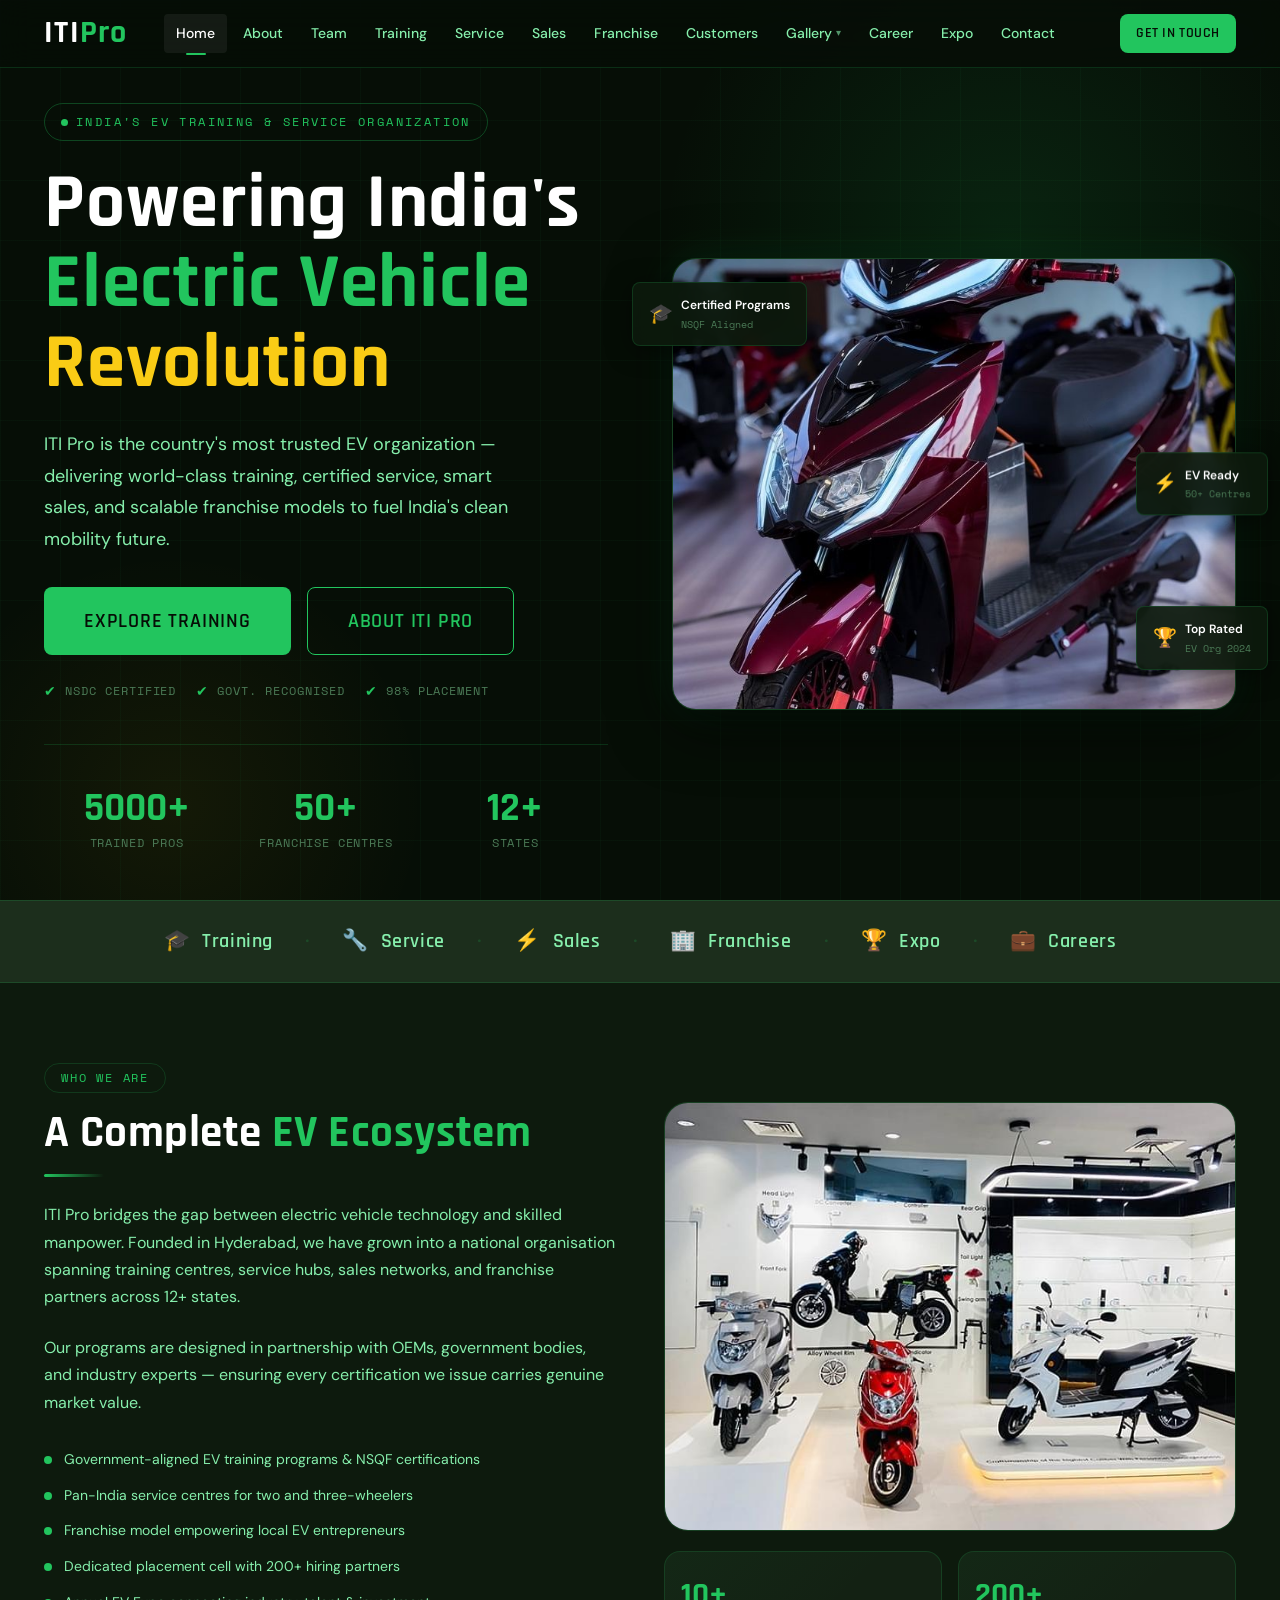
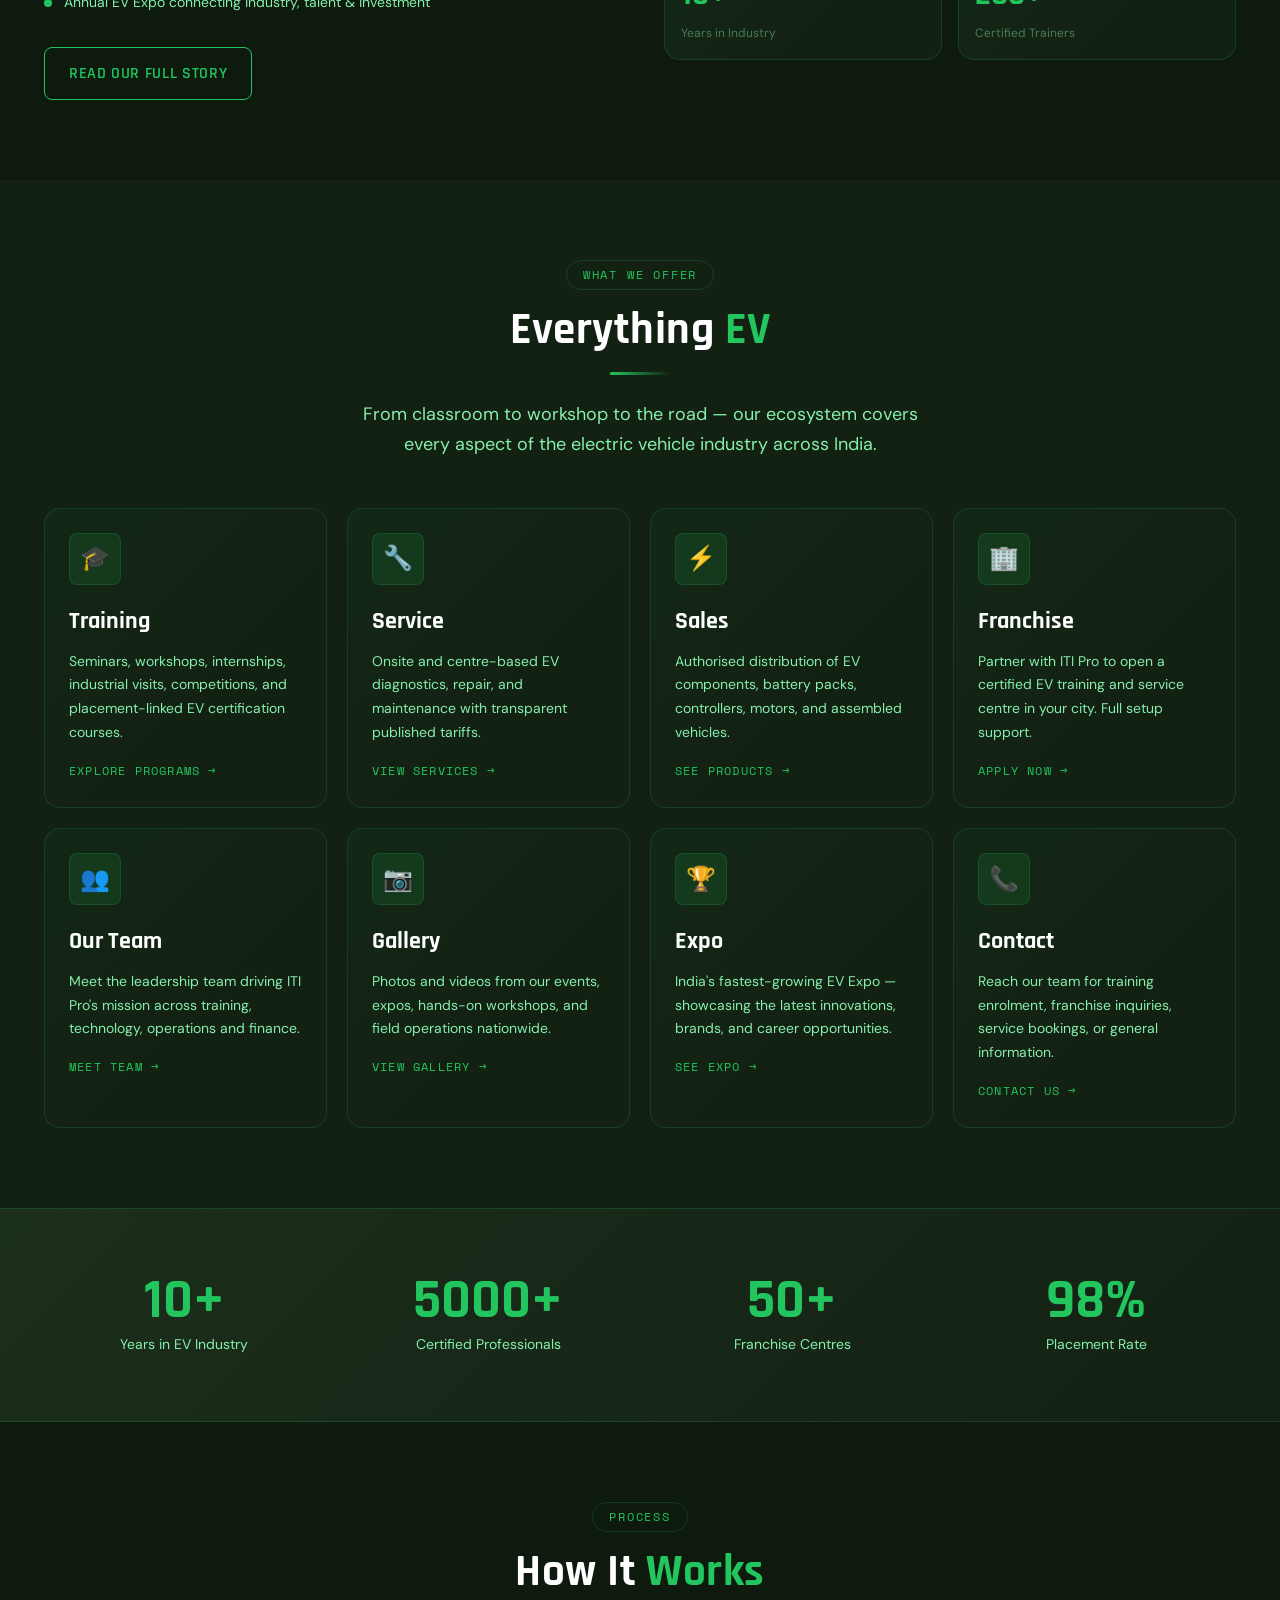
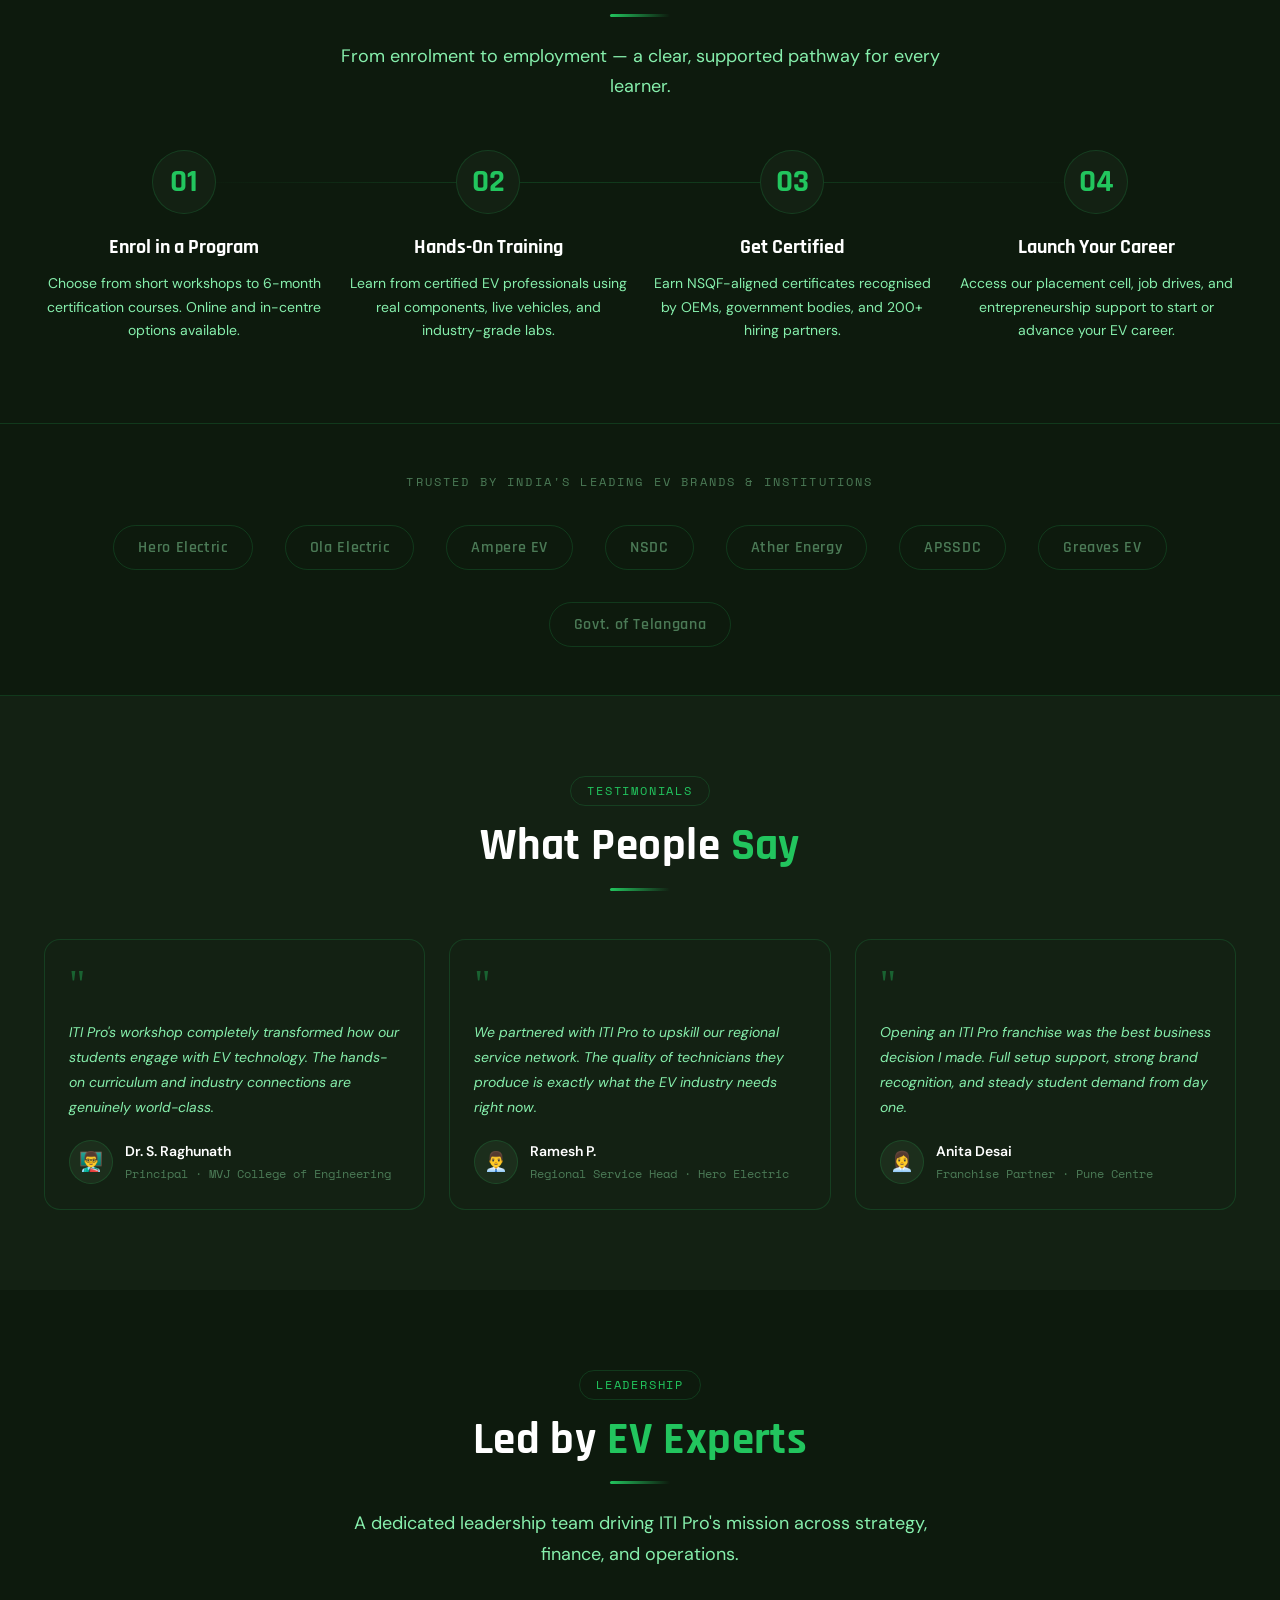
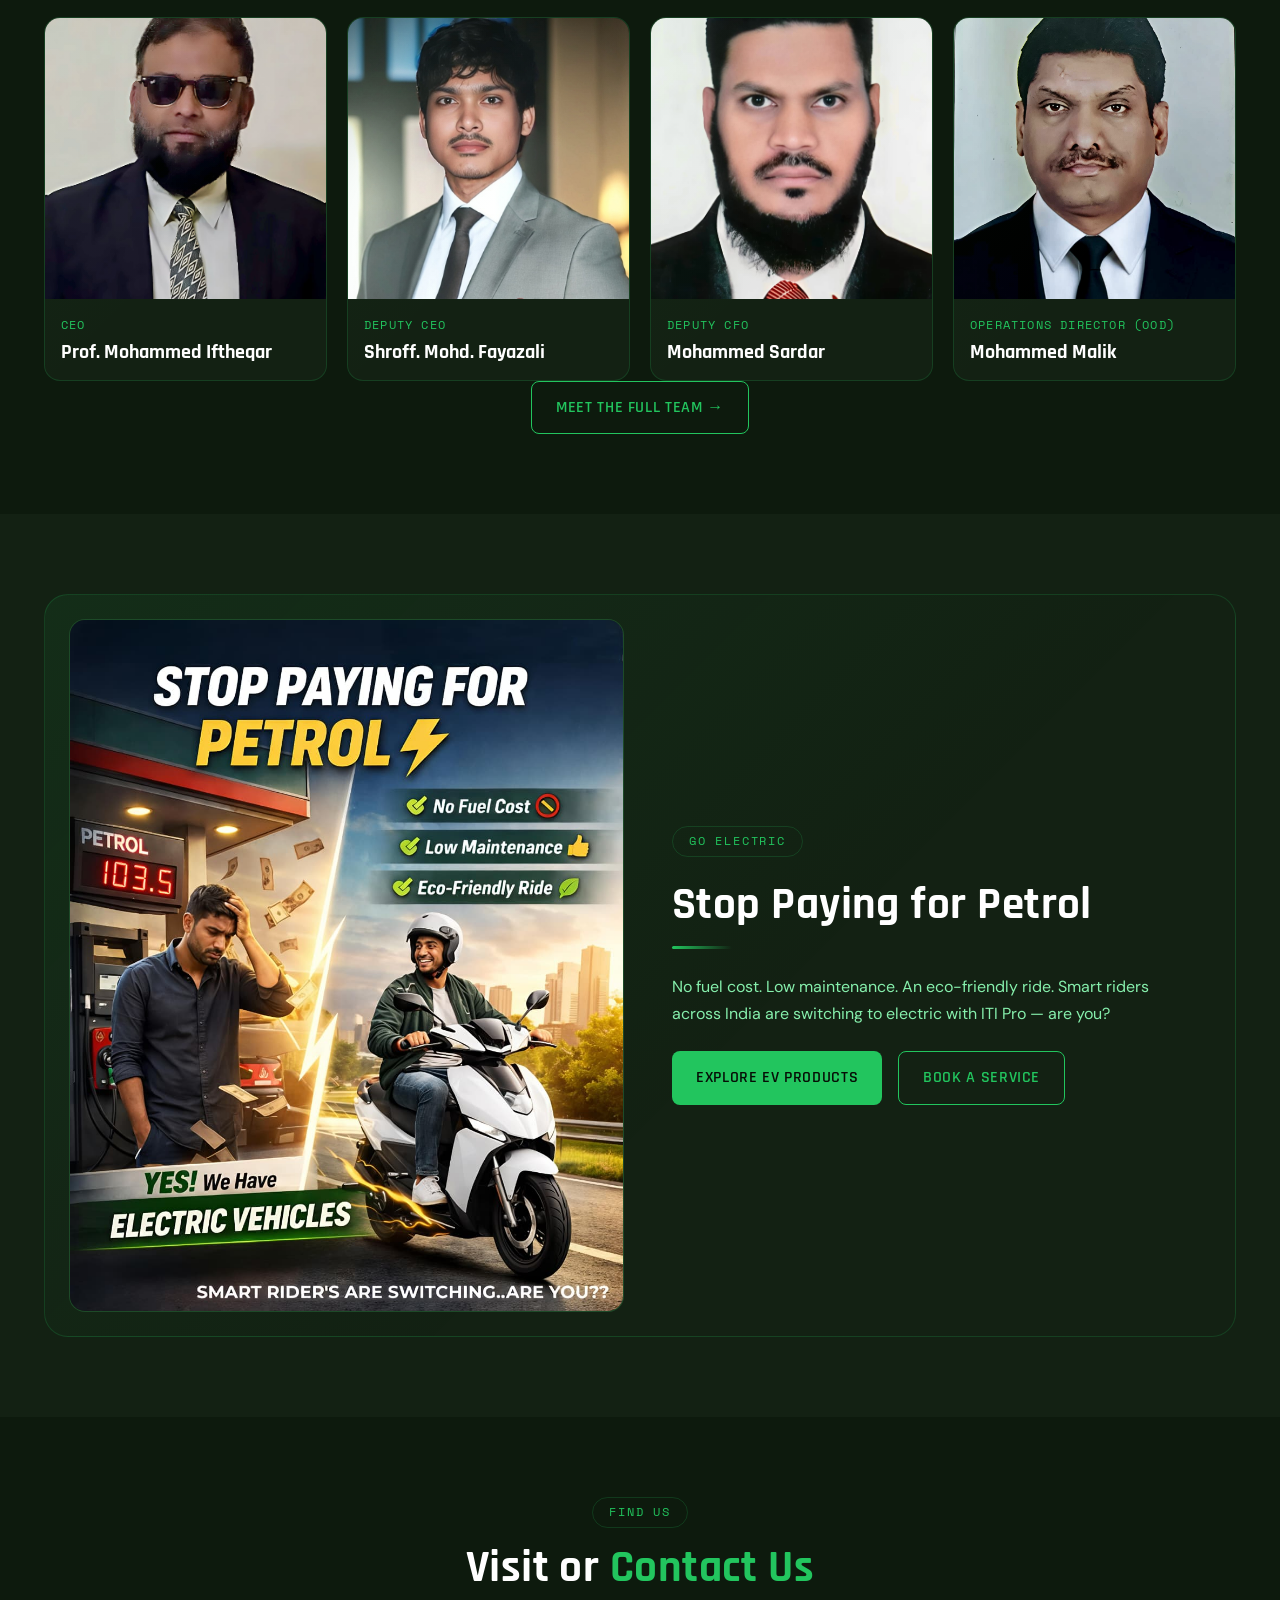
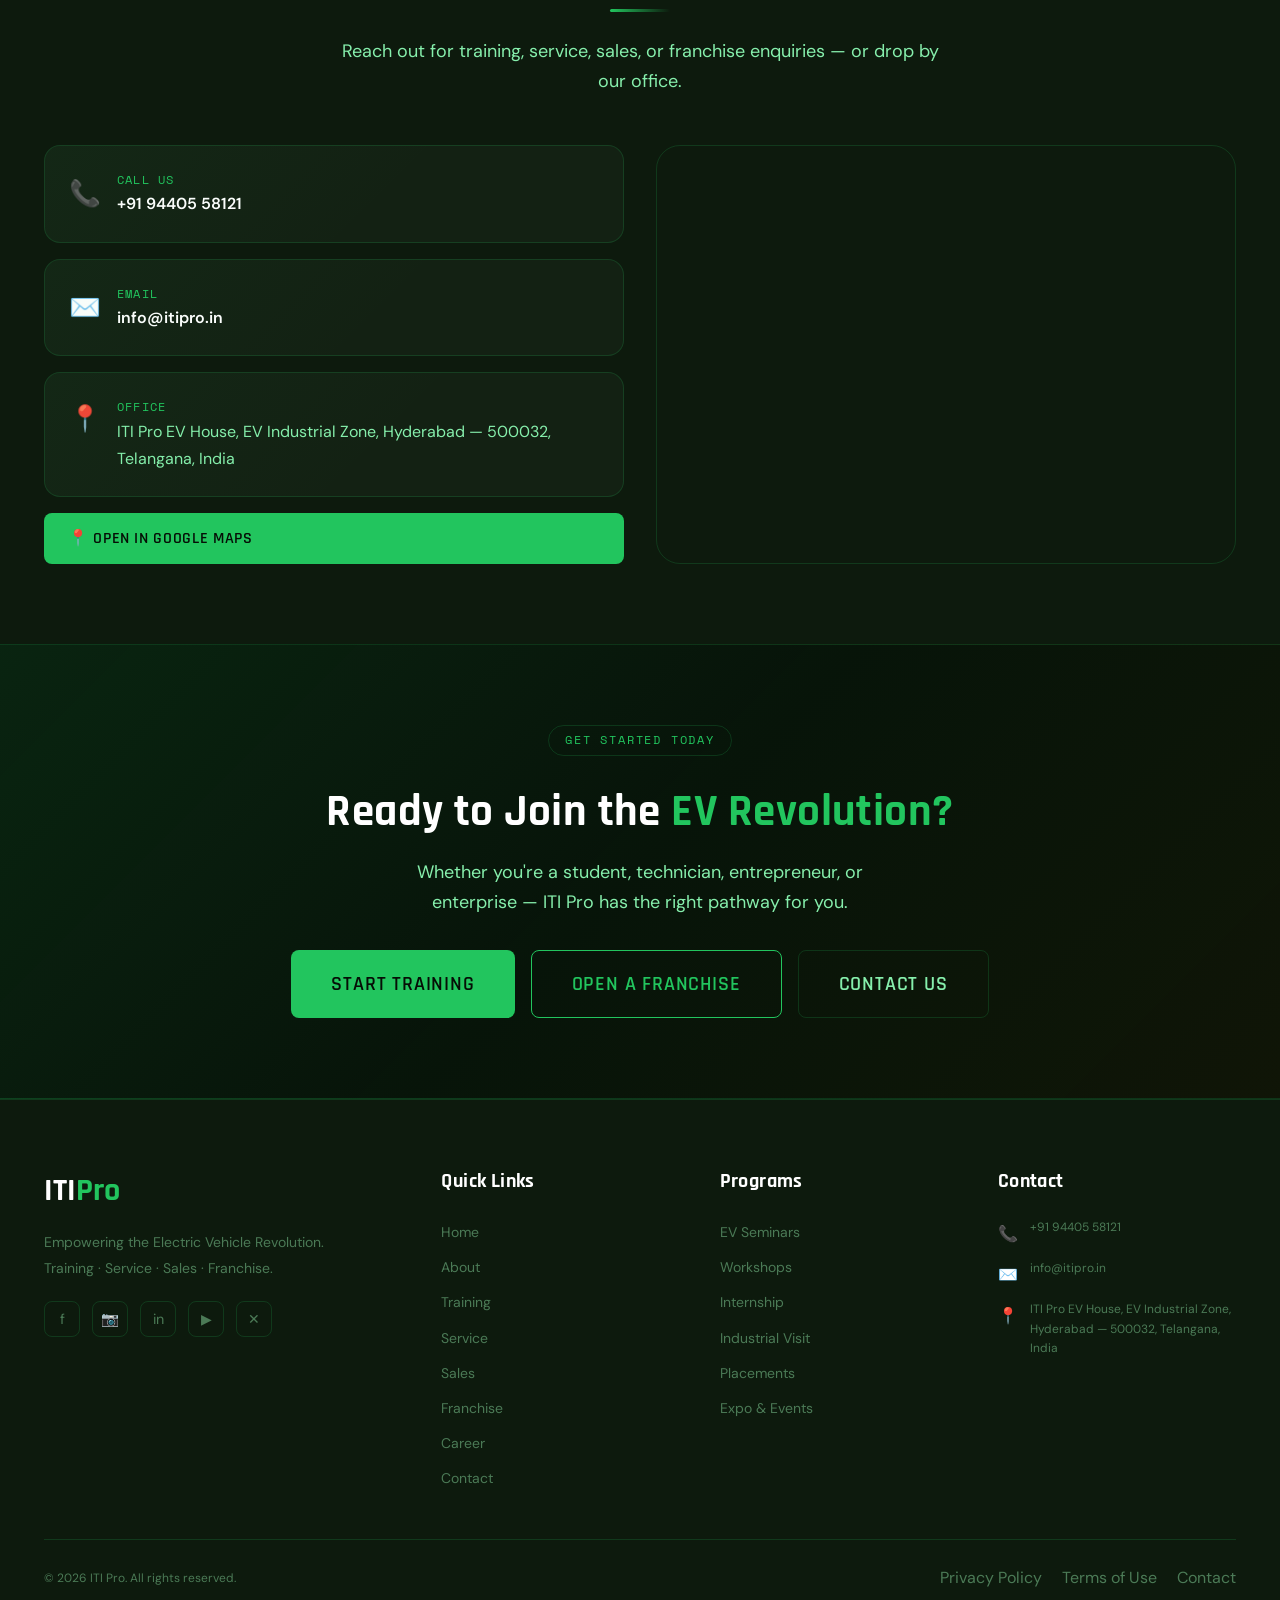
<file: index.html>
<!DOCTYPE html>
<html lang="en">
<head>
  <meta charset="UTF-8"/>
  <meta name="viewport" content="width=device-width, initial-scale=1.0"/>
  <meta name="page-title" content="Home"/>
  <meta name="description" content="ITI Pro — India's premier Electric Vehicle training, service, sales and franchise organization."/>
  <title>ITI Pro — EV Organization</title>
  <link rel="stylesheet" href="./assets/css/style.css"/>
  <style>
    /* ── Hero ── */
    .hero {
      min-height: 100vh;
      display: flex;
      align-items: center;
      background: var(--clr-dark);
      position: relative;
      overflow: hidden;
      padding-top: var(--nav-height);
    }
    .hero-bg-glow-1 {
      position: absolute;
      top: -15%;
      right: -8%;
      width: 750px; height: 750px;
      background: radial-gradient(circle, rgba(34,197,94,.12) 0%, transparent 65%);
      pointer-events: none;
    }
    .hero-bg-glow-2 {
      position: absolute;
      bottom: -20%;
      left: -8%;
      width: 550px; height: 550px;
      background: radial-gradient(circle, rgba(250,204,21,.06) 0%, transparent 65%);
      pointer-events: none;
    }
    .hero-bg-grid {
      position: absolute;
      inset: 0;
      background-image:
        linear-gradient(rgba(34,197,94,.04) 1px, transparent 1px),
        linear-gradient(90deg, rgba(34,197,94,.04) 1px, transparent 1px);
      background-size: 60px 60px;
      pointer-events: none;
    }
    .hero-inner {
      position: relative;
      z-index: 1;
      width: 100%;
    }
    .hero-grid {
      display: grid;
      grid-template-columns: 1fr 1fr;
      gap: var(--sp-16);
      align-items: center;
    }
    .hero-eyebrow {
      display: inline-flex;
      align-items: center;
      gap: var(--sp-2);
      font-family: var(--ff-mono);
      font-size: var(--fs-xs);
      text-transform: uppercase;
      letter-spacing: .2em;
      color: var(--clr-primary);
      border: 1px solid rgba(34,197,94,.3);
      padding: var(--sp-2) var(--sp-4);
      border-radius: var(--r-full);
      margin-bottom: var(--sp-6);
      animation: fadeUp .5s ease both;
    }
    .hero-eyebrow-dot {
      width: 7px; height: 7px;
      background: var(--clr-primary);
      border-radius: 50%;
      animation: pulse-glow 2s infinite;
      flex-shrink: 0;
    }
    .hero-title {
      font-family: var(--ff-display);
      font-size: var(--fs-hero);
      font-weight: 700;
      color: var(--clr-white);
      line-height: 1.04;
      letter-spacing: .01em;
      margin-bottom: var(--sp-6);
      animation: fadeUp .55s ease .08s both;
    }
    .hero-title .hl-green  { color: var(--clr-primary); }
    .hero-title .hl-yellow { color: var(--clr-accent); }
    .hero-desc {
      font-size: var(--fs-md);
      color: var(--clr-text-muted);
      max-width: 480px;
      margin-bottom: var(--sp-8);
      line-height: 1.75;
      animation: fadeUp .55s ease .16s both;
    }
    .hero-actions { animation: fadeUp .55s ease .24s both; }
    .hero-trust {
      display: flex;
      align-items: center;
      gap: var(--sp-5);
      margin-top: var(--sp-6);
      flex-wrap: wrap;
      animation: fadeUp .55s ease .32s both;
    }
    .hero-trust-item {
      display: flex;
      align-items: center;
      gap: var(--sp-2);
      font-size: var(--fs-xs);
      color: var(--clr-text-dim);
      font-family: var(--ff-mono);
      text-transform: uppercase;
      letter-spacing: .08em;
    }
    .hero-trust-item span:first-child { color: var(--clr-primary); font-size: .9rem; }
    .hero-stats-bar {
      display: grid;
      grid-template-columns: repeat(3, 1fr);
      gap: var(--sp-1);
      margin-top: var(--sp-10);
      padding-top: var(--sp-8);
      border-top: 1px solid var(--clr-border);
      animation: fadeUp .55s ease .4s both;
    }
    .hero-stat { text-align: center; padding: var(--sp-3); }
    .hero-stat-num {
      font-family: var(--ff-display);
      font-size: var(--fs-3xl);
      font-weight: 700;
      color: var(--clr-primary);
      line-height: 1;
    }
    .hero-stat-label {
      font-size: var(--fs-xs);
      color: var(--clr-text-dim);
      margin-top: var(--sp-1);
      font-family: var(--ff-mono);
      text-transform: uppercase;
      letter-spacing: .07em;
    }
    /* Hero visual */
    .hero-visual {
      position: relative;
      animation: fadeUp .6s ease .2s both;
    }
    .hero-visual-img {
      width: 100%;
      border-radius: var(--r-xl);
      border: 1px solid var(--clr-border);
      box-shadow: 0 16px 60px rgba(0,0,0,.7), 0 0 40px rgba(34,197,94,.15);
      aspect-ratio: 5/4;
      object-fit: cover;
      display: block;
      background: var(--clr-dark-3);
    }
    .hero-img-placeholder {
      width: 100%;
      aspect-ratio: 5/4;
      border-radius: var(--r-xl);
      border: 1px solid var(--clr-border);
      background: linear-gradient(135deg, var(--clr-dark-3) 0%, var(--clr-dark-4) 100%);
      display: flex;
      flex-direction: column;
      align-items: center;
      justify-content: center;
      gap: var(--sp-4);
      box-shadow: 0 16px 60px rgba(0,0,0,.7), 0 0 40px rgba(34,197,94,.15);
    }
    .hero-img-placeholder .ev-icon { font-size: 5rem; }
    .hero-img-placeholder p { font-family: var(--ff-mono); font-size: var(--fs-xs); color: var(--clr-text-dim); text-transform: uppercase; letter-spacing: .1em; }
    .hero-float-tag {
      position: absolute;
      background: rgba(13,26,13,.92);
      backdrop-filter: blur(12px);
      border: 1px solid var(--clr-border);
      border-radius: var(--r-md);
      padding: var(--sp-3) var(--sp-4);
      display: flex;
      align-items: center;
      gap: var(--sp-2);
      box-shadow: var(--shadow-md);
    }
    .hero-float-tag .tag-icon { font-size: 1.2rem; }
    .hero-float-tag .tag-text { font-size: var(--fs-xs); font-weight: 600; color: var(--clr-white); }
    .hero-float-tag .tag-sub  { font-size: 10px; color: var(--clr-text-dim); font-family: var(--ff-mono); }
    .hero-float-1 { top: var(--sp-6); left: calc(-1 * var(--sp-10)); }
    .hero-float-2 { bottom: var(--sp-10); right: calc(-1 * var(--sp-8)); }
    .hero-float-3 { top: 50%; right: calc(-1 * var(--sp-8)); transform: translateY(-50%); }
    /* ── Pillar Strip ── */
    .pillars-strip {
      background: var(--clr-dark-4);
      border-top: 1px solid var(--clr-border);
      border-bottom: 1px solid var(--clr-border);
      padding-block: var(--sp-5);
    }
    .pillars-inner {
      display: flex;
      align-items: center;
      justify-content: center;
      flex-wrap: wrap;
      gap: var(--sp-8);
    }
    .pillar-item {
      display: flex;
      align-items: center;
      gap: var(--sp-3);
      font-family: var(--ff-display);
      font-size: var(--fs-lg);
      font-weight: 600;
      color: var(--clr-text-muted);
      letter-spacing: .03em;
    }
    .pillar-item span { font-size: 1.3rem; }
    .pillar-sep { color: var(--clr-border); font-size: 1.5rem; }
    /* ── Featured ── */
    .featured-grid {
      display: grid;
      grid-template-columns: repeat(4, 1fr);
      gap: var(--sp-5);
    }
    /* ── Logos Band ── */
    .logos-band {
      padding-block: var(--sp-12);
      background: var(--clr-dark-2);
      border-top: 1px solid var(--clr-border);
      border-bottom: 1px solid var(--clr-border);
      overflow: hidden;
    }
    .logos-label {
      text-align: center;
      font-family: var(--ff-mono);
      font-size: var(--fs-xs);
      text-transform: uppercase;
      letter-spacing: .18em;
      color: var(--clr-text-dim);
      margin-bottom: var(--sp-8);
    }
    .logos-row {
      display: flex;
      align-items: center;
      justify-content: center;
      flex-wrap: wrap;
      gap: var(--sp-8);
    }
    .logo-pill {
      border: 1px solid var(--clr-border);
      border-radius: var(--r-full);
      padding: var(--sp-2) var(--sp-6);
      font-family: var(--ff-display);
      font-size: var(--fs-base);
      font-weight: 600;
      color: var(--clr-text-dim);
      letter-spacing: .04em;
      transition: all var(--transition);
    }
    .logo-pill:hover { border-color: var(--clr-primary); color: var(--clr-primary); }
    /* ── How It Works ── */
    .steps-grid {
      display: grid;
      grid-template-columns: repeat(4, 1fr);
      gap: var(--sp-6);
      position: relative;
    }
    .steps-grid::before {
      content: '';
      position: absolute;
      top: 32px;
      left: 12%;
      right: 12%;
      height: 1px;
      background: linear-gradient(90deg, transparent, var(--clr-border), var(--clr-border), transparent);
    }
    .step-card { text-align: center; position: relative; }
    .step-num {
      width: 64px; height: 64px;
      border-radius: 50%;
      background: var(--clr-dark-4);
      border: 1px solid var(--clr-border);
      display: flex;
      align-items: center;
      justify-content: center;
      font-family: var(--ff-display);
      font-size: var(--fs-2xl);
      font-weight: 700;
      color: var(--clr-primary);
      margin-inline: auto;
      margin-bottom: var(--sp-4);
      position: relative;
      z-index: 1;
      background: var(--clr-dark-3);
    }
    .step-title { font-family: var(--ff-display); font-size: var(--fs-lg); font-weight: 700; color: var(--clr-white); margin-bottom: var(--sp-2); }
    .step-text  { font-size: var(--fs-sm); color: var(--clr-text-muted); }
    /* ── Testimonials ── */
    .testimonial-card {
      background: var(--clr-dark-3);
      border: 1px solid var(--clr-border);
      border-radius: var(--r-lg);
      padding: var(--sp-6);
      transition: all var(--transition);
    }
    .testimonial-card:hover { border-color: var(--clr-primary); }
    .testimonial-quote { font-size: var(--fs-3xl); color: var(--clr-primary); line-height: 1; margin-bottom: var(--sp-4); opacity: .4; font-family: Georgia, serif; }
    .testimonial-text { font-size: var(--fs-sm); color: var(--clr-text-muted); line-height: 1.8; margin-bottom: var(--sp-5); font-style: italic; }
    .testimonial-author { display: flex; align-items: center; gap: var(--sp-3); }
    .testimonial-avatar {
      width: 44px; height: 44px;
      border-radius: 50%;
      background: var(--clr-dark-4);
      border: 1px solid var(--clr-border);
      display: flex;
      align-items: center;
      justify-content: center;
      font-size: 1.2rem;
    }
    .testimonial-name { font-weight: 600; color: var(--clr-white); font-size: var(--fs-sm); }
    .testimonial-role { font-size: var(--fs-xs); color: var(--clr-text-dim); font-family: var(--ff-mono); }
    /* ── CTA Band ── */
    .cta-band {
      background: linear-gradient(135deg, rgba(34,197,94,.12) 0%, rgba(34,197,94,.03) 50%, rgba(250,204,21,.04) 100%);
      border-top: 1px solid var(--clr-border);
      border-bottom: 1px solid var(--clr-border);
    }
    /* ── Responsive ── */
    @media (max-width: 1100px) {
      .featured-grid { grid-template-columns: repeat(2,1fr); }
      .steps-grid { grid-template-columns: repeat(2,1fr); }
      .steps-grid::before { display: none; }
      .hero-float-1, .hero-float-2, .hero-float-3 { display: none; }
    }
    @media (max-width: 900px) {
      .hero-grid { grid-template-columns: 1fr; }
      .hero-visual { display: none; }
      .hero-stats-bar { grid-template-columns: repeat(3,1fr); }
    }
    @media (max-width: 600px) {
      .featured-grid { grid-template-columns: 1fr; }
      .steps-grid { grid-template-columns: 1fr; }
      .pillars-inner { gap: var(--sp-5); }
      .pillar-sep { display: none; }
    }
  </style>
</head>
<body>

<div id="header-placeholder"></div>

<!-- ████ HERO ████ -->
<section class="hero">
  <div class="hero-bg-glow-1"></div>
  <div class="hero-bg-glow-2"></div>
  <div class="hero-bg-grid"></div>
  <div class="hero-inner">
    <div class="container">
      <div class="hero-grid">

        <!-- Left: copy -->
        <div class="hero-copy">
          <div class="hero-eyebrow">
            <span class="hero-eyebrow-dot"></span>
            India's EV Training &amp; Service Organization
          </div>
          <h1 class="hero-title">
            Powering India's<br>
            <span class="hl-green">Electric Vehicle</span><br>
            <span class="hl-yellow">Revolution</span>
          </h1>
          <p class="hero-desc">
            ITI Pro is the country's most trusted EV organization — delivering world-class training, certified service, smart sales, and scalable franchise models to fuel India's clean mobility future.
          </p>
          <div class="hero-actions btn-group">
            <a href="./pages/training.html" class="btn btn--primary btn--lg">Explore Training</a>
            <a href="./pages/about.html" class="btn btn--outline btn--lg">About ITI Pro</a>
          </div>
          <div class="hero-trust">
            <div class="hero-trust-item"><span>✔</span> NSDC Certified</div>
            <div class="hero-trust-item"><span>✔</span> Govt. Recognised</div>
            <div class="hero-trust-item"><span>✔</span> 98% Placement</div>
          </div>
          <div class="hero-stats-bar">
            <div class="hero-stat">
              <div class="hero-stat-num">5000+</div>
              <div class="hero-stat-label">Trained Pros</div>
            </div>
            <div class="hero-stat">
              <div class="hero-stat-num">50+</div>
              <div class="hero-stat-label">Franchise Centres</div>
            </div>
            <div class="hero-stat">
              <div class="hero-stat-num">12+</div>
              <div class="hero-stat-label">States</div>
            </div>
          </div>
        </div>

        <!-- Right: visual -->
        <div class="hero-visual">
          <img class="hero-visual-img" src="./assets/images/gallery/gallery-07.jpeg" alt="Premium electric scooter by ITI Pro" loading="eager"/>
          <div class="hero-float-tag hero-float-1">
            <span class="tag-icon">🎓</span>
            <div><div class="tag-text">Certified Programs</div><div class="tag-sub">NSQF Aligned</div></div>
          </div>
          <div class="hero-float-tag hero-float-2">
            <span class="tag-icon">🏆</span>
            <div><div class="tag-text">Top Rated</div><div class="tag-sub">EV Org 2024</div></div>
          </div>
          <div class="hero-float-tag hero-float-3">
            <span class="tag-icon">⚡</span>
            <div><div class="tag-text">EV Ready</div><div class="tag-sub">50+ Centres</div></div>
          </div>
        </div>

      </div>
    </div>
  </div>
</section>

<!-- ████ PILLARS STRIP ████ -->
<div class="pillars-strip">
  <div class="container">
    <div class="pillars-inner">
      <div class="pillar-item"><span>🎓</span> Training</div>
      <div class="pillar-sep">·</div>
      <div class="pillar-item"><span>🔧</span> Service</div>
      <div class="pillar-sep">·</div>
      <div class="pillar-item"><span>⚡</span> Sales</div>
      <div class="pillar-sep">·</div>
      <div class="pillar-item"><span>🏢</span> Franchise</div>
      <div class="pillar-sep">·</div>
      <div class="pillar-item"><span>🏆</span> Expo</div>
      <div class="pillar-sep">·</div>
      <div class="pillar-item"><span>💼</span> Careers</div>
    </div>
  </div>
</div>

<!-- ████ ABOUT SNIPPET ████ -->
<section class="section section--dark2">
  <div class="container">
    <div class="two-col">
      <div>
        <span class="section-label">Who We Are</span>
        <h2 class="section-title">A Complete <span>EV Ecosystem</span></h2>
        <div class="divider"></div>
        <p class="text-muted mb-6">
          ITI Pro bridges the gap between electric vehicle technology and skilled manpower. Founded in Hyderabad, we have grown into a national organisation spanning training centres, service hubs, sales networks, and franchise partners across 12+ states.
        </p>
        <p class="text-muted mb-8">
          Our programs are designed in partnership with OEMs, government bodies, and industry experts — ensuring every certification we issue carries genuine market value.
        </p>
        <div class="feature-list">
          <div class="feature-item"><div class="feature-item__dot"></div><div class="feature-item__text">Government-aligned EV training programs &amp; NSQF certifications</div></div>
          <div class="feature-item"><div class="feature-item__dot"></div><div class="feature-item__text">Pan-India service centres for two and three-wheelers</div></div>
          <div class="feature-item"><div class="feature-item__dot"></div><div class="feature-item__text">Franchise model empowering local EV entrepreneurs</div></div>
          <div class="feature-item"><div class="feature-item__dot"></div><div class="feature-item__text">Dedicated placement cell with 200+ hiring partners</div></div>
          <div class="feature-item"><div class="feature-item__dot"></div><div class="feature-item__text">Annual EV Expo connecting industry, talent &amp; investment</div></div>
        </div>
        <div class="mt-8">
          <a href="./pages/about.html" class="btn btn--outline">Read Our Full Story</a>
        </div>
      </div>
      <div style="display:flex; flex-direction:column; gap: var(--sp-5);">
        <div style="background: var(--clr-dark-3); border:1px solid var(--clr-border); border-radius: var(--r-xl); overflow:hidden; aspect-ratio:4/3;">
          <img src="./assets/images/gallery/gallery-17.jpeg" alt="ITI Pro EV showroom with component cutaway display" loading="lazy" style="width:100%; height:100%; object-fit:cover; display:block;"/>
        </div>
        <div class="grid grid--2" style="gap:var(--sp-4);">
          <div class="card" style="padding:var(--sp-4);">
            <div style="font-family:var(--ff-display); font-size:var(--fs-2xl); font-weight:700; color:var(--clr-primary);">10+</div>
            <div style="font-size:var(--fs-xs); color:var(--clr-text-dim);">Years in Industry</div>
          </div>
          <div class="card" style="padding:var(--sp-4);">
            <div style="font-family:var(--ff-display); font-size:var(--fs-2xl); font-weight:700; color:var(--clr-primary);">200+</div>
            <div style="font-size:var(--fs-xs); color:var(--clr-text-dim);">Certified Trainers</div>
          </div>
        </div>
      </div>
    </div>
  </div>
</section>

<!-- ████ FEATURED SECTIONS ████ -->
<section class="section section--dark3">
  <div class="container">
    <div class="section-header section-header--center">
      <span class="section-label">What We Offer</span>
      <h2 class="section-title">Everything <span>EV</span></h2>
      <div class="divider"></div>
      <p class="section-subtitle">From classroom to workshop to the road — our ecosystem covers every aspect of the electric vehicle industry across India.</p>
    </div>
    <div class="featured-grid">
      <a href="./pages/training.html" class="card card--link">
        <div class="card__icon">🎓</div>
        <div class="card__title">Training</div>
        <p class="card__text">Seminars, workshops, internships, industrial visits, competitions, and placement-linked EV certification courses.</p>
        <div class="card__link">Explore Programs →</div>
      </a>
      <a href="./pages/service.html" class="card card--link">
        <div class="card__icon">🔧</div>
        <div class="card__title">Service</div>
        <p class="card__text">Onsite and centre-based EV diagnostics, repair, and maintenance with transparent published tariffs.</p>
        <div class="card__link">View Services →</div>
      </a>
      <a href="./pages/sales.html" class="card card--link">
        <div class="card__icon">⚡</div>
        <div class="card__title">Sales</div>
        <p class="card__text">Authorised distribution of EV components, battery packs, controllers, motors, and assembled vehicles.</p>
        <div class="card__link">See Products →</div>
      </a>
      <a href="./pages/franchise.html" class="card card--link">
        <div class="card__icon">🏢</div>
        <div class="card__title">Franchise</div>
        <p class="card__text">Partner with ITI Pro to open a certified EV training and service centre in your city. Full setup support.</p>
        <div class="card__link">Apply Now →</div>
      </a>
      <a href="./pages/team.html" class="card card--link">
        <div class="card__icon">👥</div>
        <div class="card__title">Our Team</div>
        <p class="card__text">Meet the leadership team driving ITI Pro's mission across training, technology, operations and finance.</p>
        <div class="card__link">Meet Team →</div>
      </a>
      <a href="./pages/photo-gallery.html" class="card card--link">
        <div class="card__icon">📷</div>
        <div class="card__title">Gallery</div>
        <p class="card__text">Photos and videos from our events, expos, hands-on workshops, and field operations nationwide.</p>
        <div class="card__link">View Gallery →</div>
      </a>
      <a href="./pages/expo.html" class="card card--link">
        <div class="card__icon">🏆</div>
        <div class="card__title">Expo</div>
        <p class="card__text">India's fastest-growing EV Expo — showcasing the latest innovations, brands, and career opportunities.</p>
        <div class="card__link">See Expo →</div>
      </a>
      <a href="./pages/contact.html" class="card card--link">
        <div class="card__icon">📞</div>
        <div class="card__title">Contact</div>
        <p class="card__text">Reach our team for training enrolment, franchise inquiries, service bookings, or general information.</p>
        <div class="card__link">Contact Us →</div>
      </a>
    </div>
  </div>
</section>

<!-- ████ STATS BAND ████ -->
<div style="background: linear-gradient(135deg, var(--clr-dark-4), var(--clr-dark-3)); border-top:1px solid var(--clr-border); border-bottom:1px solid var(--clr-border); padding-block: var(--sp-16);">
  <div class="container">
    <div class="grid grid--4">
      <div class="stat-block">
        <div class="stat-block__number">10+</div>
        <div class="stat-block__label">Years in EV Industry</div>
      </div>
      <div class="stat-block">
        <div class="stat-block__number">5000+</div>
        <div class="stat-block__label">Certified Professionals</div>
      </div>
      <div class="stat-block">
        <div class="stat-block__number">50+</div>
        <div class="stat-block__label">Franchise Centres</div>
      </div>
      <div class="stat-block">
        <div class="stat-block__number">98%</div>
        <div class="stat-block__label">Placement Rate</div>
      </div>
    </div>
  </div>
</div>

<!-- ████ HOW IT WORKS ████ -->
<section class="section section--dark2">
  <div class="container">
    <div class="section-header section-header--center">
      <span class="section-label">Process</span>
      <h2 class="section-title">How It <span>Works</span></h2>
      <div class="divider"></div>
      <p class="section-subtitle">From enrolment to employment — a clear, supported pathway for every learner.</p>
    </div>
    <div class="steps-grid">
      <div class="step-card">
        <div class="step-num">01</div>
        <div class="step-title">Enrol in a Program</div>
        <p class="step-text">Choose from short workshops to 6-month certification courses. Online and in-centre options available.</p>
      </div>
      <div class="step-card">
        <div class="step-num">02</div>
        <div class="step-title">Hands-On Training</div>
        <p class="step-text">Learn from certified EV professionals using real components, live vehicles, and industry-grade labs.</p>
      </div>
      <div class="step-card">
        <div class="step-num">03</div>
        <div class="step-title">Get Certified</div>
        <p class="step-text">Earn NSQF-aligned certificates recognised by OEMs, government bodies, and 200+ hiring partners.</p>
      </div>
      <div class="step-card">
        <div class="step-num">04</div>
        <div class="step-title">Launch Your Career</div>
        <p class="step-text">Access our placement cell, job drives, and entrepreneurship support to start or advance your EV career.</p>
      </div>
    </div>
  </div>
</section>

<!-- ████ PARTNER LOGOS ████ -->
<div class="logos-band">
  <div class="container">
    <div class="logos-label">Trusted by India's Leading EV Brands &amp; Institutions</div>
    <div class="logos-row">
      <div class="logo-pill">Hero Electric</div>
      <div class="logo-pill">Ola Electric</div>
      <div class="logo-pill">Ampere EV</div>
      <div class="logo-pill">NSDC</div>
      <div class="logo-pill">Ather Energy</div>
      <div class="logo-pill">APSSDC</div>
      <div class="logo-pill">Greaves EV</div>
      <div class="logo-pill">Govt. of Telangana</div>
    </div>
  </div>
</div>

<!-- ████ TESTIMONIALS ████ -->
<section class="section section--dark3">
  <div class="container">
    <div class="section-header section-header--center">
      <span class="section-label">Testimonials</span>
      <h2 class="section-title">What People <span>Say</span></h2>
      <div class="divider"></div>
    </div>
    <div class="grid grid--3">
      <div class="testimonial-card">
        <div class="testimonial-quote">"</div>
        <p class="testimonial-text">ITI Pro's workshop completely transformed how our students engage with EV technology. The hands-on curriculum and industry connections are genuinely world-class.</p>
        <div class="testimonial-author">
          <div class="testimonial-avatar">👨‍🏫</div>
          <div>
            <div class="testimonial-name">Dr. S. Raghunath</div>
            <div class="testimonial-role">Principal · MVJ College of Engineering</div>
          </div>
        </div>
      </div>
      <div class="testimonial-card">
        <div class="testimonial-quote">"</div>
        <p class="testimonial-text">We partnered with ITI Pro to upskill our regional service network. The quality of technicians they produce is exactly what the EV industry needs right now.</p>
        <div class="testimonial-author">
          <div class="testimonial-avatar">👨‍💼</div>
          <div>
            <div class="testimonial-name">Ramesh P.</div>
            <div class="testimonial-role">Regional Service Head · Hero Electric</div>
          </div>
        </div>
      </div>
      <div class="testimonial-card">
        <div class="testimonial-quote">"</div>
        <p class="testimonial-text">Opening an ITI Pro franchise was the best business decision I made. Full setup support, strong brand recognition, and steady student demand from day one.</p>
        <div class="testimonial-author">
          <div class="testimonial-avatar">👩‍💼</div>
          <div>
            <div class="testimonial-name">Anita Desai</div>
            <div class="testimonial-role">Franchise Partner · Pune Centre</div>
          </div>
        </div>
      </div>
    </div>
  </div>
</section>

<!-- ████ LEADERSHIP ████ -->
<section class="section section--dark2">
  <div class="container">
    <div class="section-header section-header--center">
      <span class="section-label">Leadership</span>
      <h2 class="section-title">Led by <span>EV Experts</span></h2>
      <div class="divider"></div>
      <p class="section-subtitle">A dedicated leadership team driving ITI Pro's mission across strategy, finance, and operations.</p>
    </div>
    <div id="home-leaders" style="display:grid; grid-template-columns:repeat(4,1fr); gap:var(--sp-5);"></div>
    <div class="text-center mt-10">
      <a href="./pages/team.html" class="btn btn--outline">Meet the Full Team →</a>
    </div>
  </div>
</section>

<!-- ████ FLYER PROMO BAND ████ -->
<section class="section section--dark3">
  <div class="container">
    <div id="home-flyer"></div>
  </div>
</section>

<!-- ████ CONTACT + MAP ████ -->
<section class="section section--dark2" id="contact">
  <div class="container">
    <div class="section-header section-header--center">
      <span class="section-label">Find Us</span>
      <h2 class="section-title">Visit or <span>Contact Us</span></h2>
      <div class="divider"></div>
      <p class="section-subtitle">Reach out for training, service, sales, or franchise enquiries — or drop by our office.</p>
    </div>
    <div class="two-col" style="align-items:stretch; gap:var(--sp-8);">
      <div style="display:flex; flex-direction:column; gap:var(--sp-4); justify-content:center;">
        <a id="home-phone" href="#" class="card" style="display:flex; gap:var(--sp-4); align-items:center; text-decoration:none;">
          <span style="font-size:1.6rem;">📞</span>
          <span><span style="display:block; font-family:var(--ff-mono); font-size:var(--fs-xs); text-transform:uppercase; letter-spacing:.1em; color:var(--clr-primary);">Call Us</span><span id="home-phone-val" style="color:var(--clr-white); font-weight:600;"></span></span>
        </a>
        <a id="home-email" href="#" class="card" style="display:flex; gap:var(--sp-4); align-items:center; text-decoration:none;">
          <span style="font-size:1.6rem;">✉️</span>
          <span><span style="display:block; font-family:var(--ff-mono); font-size:var(--fs-xs); text-transform:uppercase; letter-spacing:.1em; color:var(--clr-primary);">Email</span><span id="home-email-val" style="color:var(--clr-white); font-weight:600;"></span></span>
        </a>
        <div class="card" style="display:flex; gap:var(--sp-4); align-items:flex-start;">
          <span style="font-size:1.6rem;">📍</span>
          <span><span style="display:block; font-family:var(--ff-mono); font-size:var(--fs-xs); text-transform:uppercase; letter-spacing:.1em; color:var(--clr-primary);">Office</span><span id="home-address-val" style="color:var(--clr-text-muted);"></span></span>
        </div>
        <a id="home-directions" href="#" target="_blank" rel="noopener" class="btn btn--primary">📍 Open in Google Maps</a>
      </div>
      <div style="position:relative; min-height:320px; border:1px solid var(--clr-border); border-radius:var(--r-xl); overflow:hidden;">
        <iframe id="home-map" title="ITI Pro location" width="100%" height="100%" style="position:absolute; inset:0; border:0; min-height:320px;" loading="lazy" referrerpolicy="no-referrer-when-downgrade" allowfullscreen></iframe>
      </div>
    </div>
  </div>
</section>

<!-- ████ CTA BAND ████ -->
<section class="section cta-band">
  <div class="container container--md">
    <div class="text-center">
      <span class="section-label">Get Started Today</span>
      <h2 class="section-title mt-4">Ready to Join the <span>EV Revolution?</span></h2>
      <p style="color:var(--clr-text-muted); font-size:var(--fs-md); max-width:520px; margin-inline:auto; margin-block:var(--sp-5) var(--sp-8);">
        Whether you're a student, technician, entrepreneur, or enterprise — ITI Pro has the right pathway for you.
      </p>
      <div class="btn-group" style="justify-content:center;">
        <a href="./pages/training.html" class="btn btn--primary btn--lg">Start Training</a>
        <a href="./pages/franchise.html" class="btn btn--outline btn--lg">Open a Franchise</a>
        <a href="./pages/contact.html" class="btn btn--ghost btn--lg">Contact Us</a>
      </div>
    </div>
  </div>
</section>

<div id="footer-placeholder"></div>
<script src="./assets/js/config.js"></script>
<script src="./assets/js/main.js"></script>
<script src="./assets/js/ev-catalog.js"></script>
<script>
(function(){
  function asset(p){ return './' + p; }

  // Leadership strip
  var lg = document.getElementById('home-leaders');
  if (lg && SITE.team) {
    SITE.team.forEach(function(m){
      var img = m.photo
        ? '<img src="'+asset(m.photo)+'" alt="'+m.name+'" loading="lazy" style="width:100%; aspect-ratio:1/1; object-fit:cover; display:block;"/>'
        : '<div style="width:100%; aspect-ratio:1/1; display:flex; align-items:center; justify-content:center; font-size:3rem; background:var(--clr-dark-4);">👤</div>';
      var d = document.createElement('div');
      d.className = 'card';
      d.style.cssText = 'padding:0; overflow:hidden;';
      d.innerHTML = img +
        '<div style="padding:var(--sp-4);">'+
          '<div style="font-family:var(--ff-mono); font-size:var(--fs-xs); color:var(--clr-primary); text-transform:uppercase; letter-spacing:.1em; margin-bottom:4px;">'+m.role+'</div>'+
          '<div style="font-family:var(--ff-display); font-size:var(--fs-lg); font-weight:700; color:var(--clr-white); line-height:1.2;">'+m.name+'</div>'+
        '</div>';
      lg.appendChild(d);
    });
  }

  // Flyer band
  EVCatalog.renderFlyerBanner('home-flyer', {
    index: 0,
    eyebrow: 'Go Electric',
    title: 'Stop Paying for Petrol',
    text: 'No fuel cost. Low maintenance. An eco-friendly ride. Smart riders across India are switching to electric with ITI Pro — are you?',
    ctaText: 'Explore EV Products',
    ctaHref: './pages/sales.html',
    ctaSecondary: { text: 'Book a Service', href: './pages/service.html' }
  });

  // Contact + map
  if (typeof SITE !== 'undefined') {
    var ph = document.getElementById('home-phone'), phv = document.getElementById('home-phone-val');
    if (ph) { ph.href = 'tel:' + SITE.phone; phv.textContent = SITE.phone; }
    var em = document.getElementById('home-email'), emv = document.getElementById('home-email-val');
    if (em) { em.href = 'mailto:' + SITE.email; emv.textContent = SITE.email; }
    var ad = document.getElementById('home-address-val');
    if (ad) ad.textContent = SITE.address;
    var mf = document.getElementById('home-map');
    if (mf && SITE.mapEmbed) mf.src = SITE.mapEmbed;
    var db = document.getElementById('home-directions');
    if (db && SITE.mapLink) db.href = SITE.mapLink;
  }

  // Responsive leadership grid
  var mq = window.matchMedia('(max-width: 900px)');
  function applyCols(){ if (lg) lg.style.gridTemplateColumns = mq.matches ? 'repeat(2,1fr)' : 'repeat(4,1fr)'; }
  applyCols(); mq.addEventListener('change', applyCols);
})();
</script>
</body>
</html>
</file>
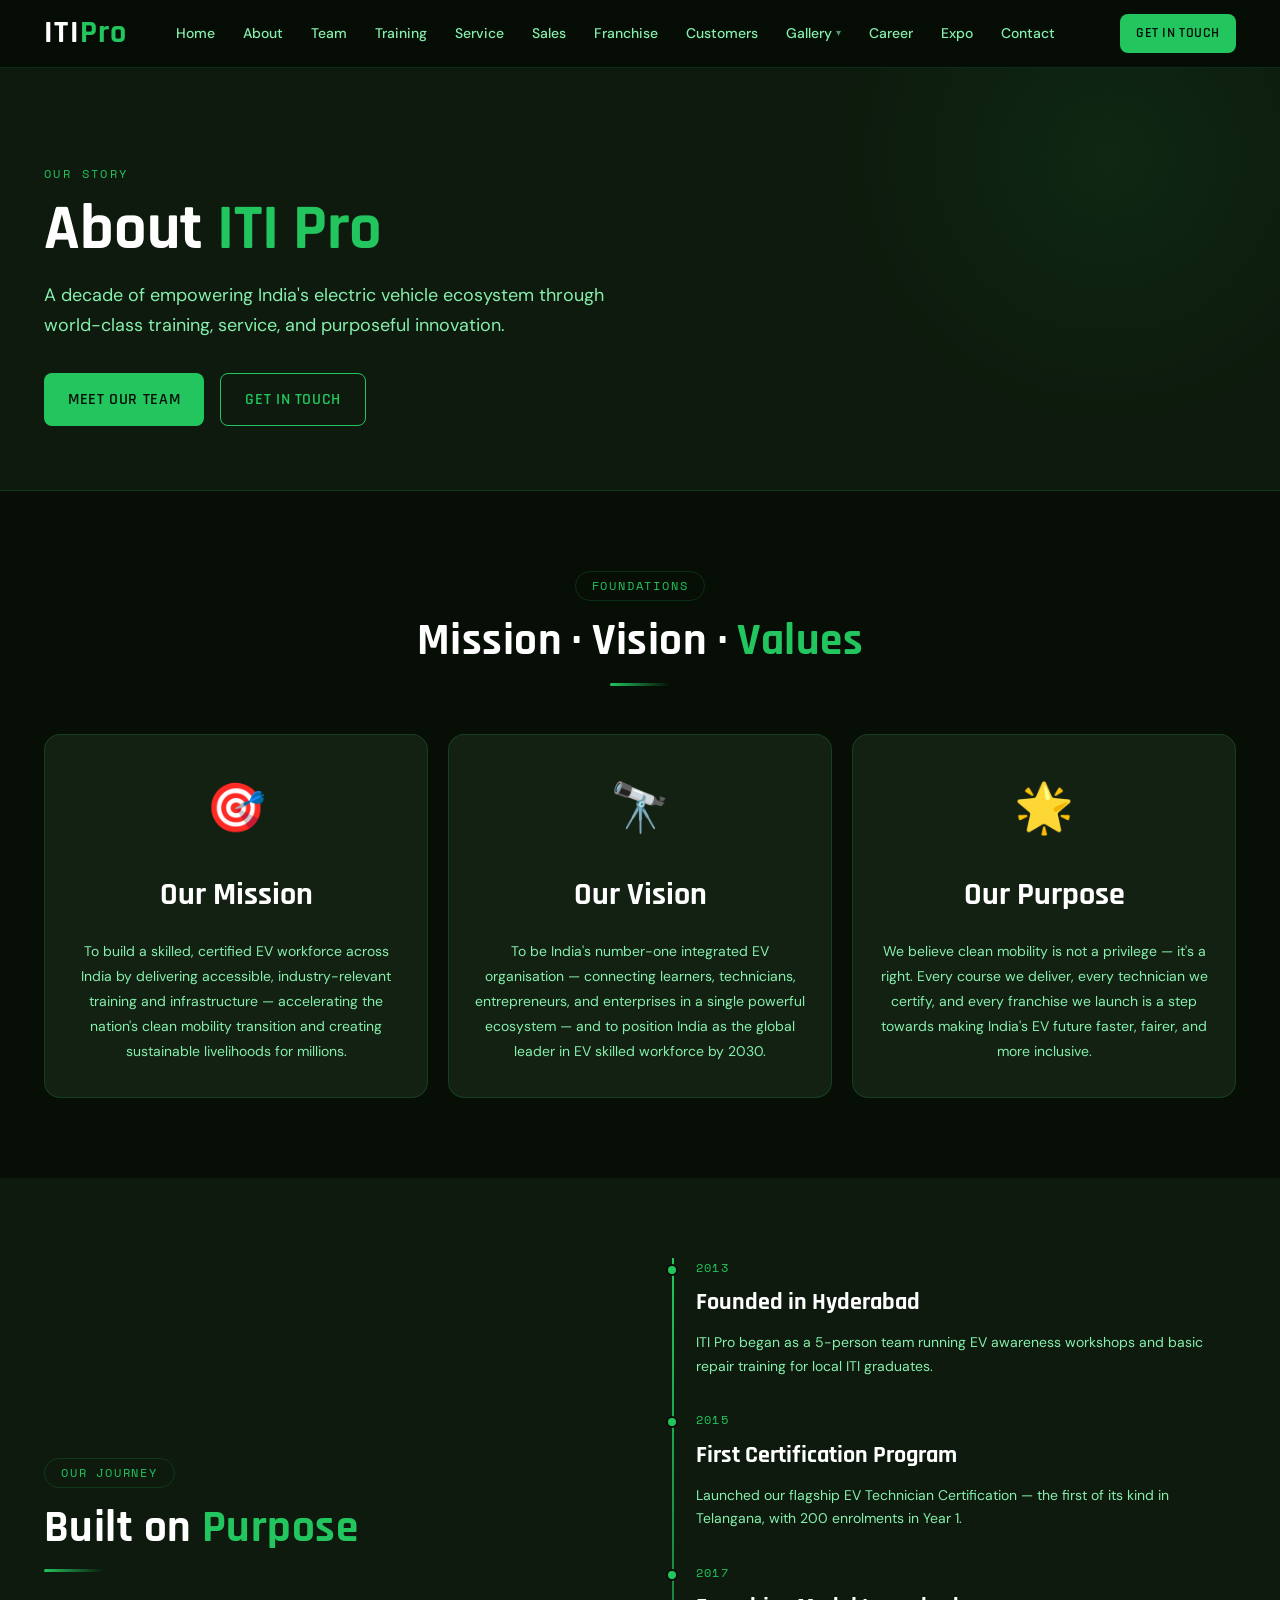
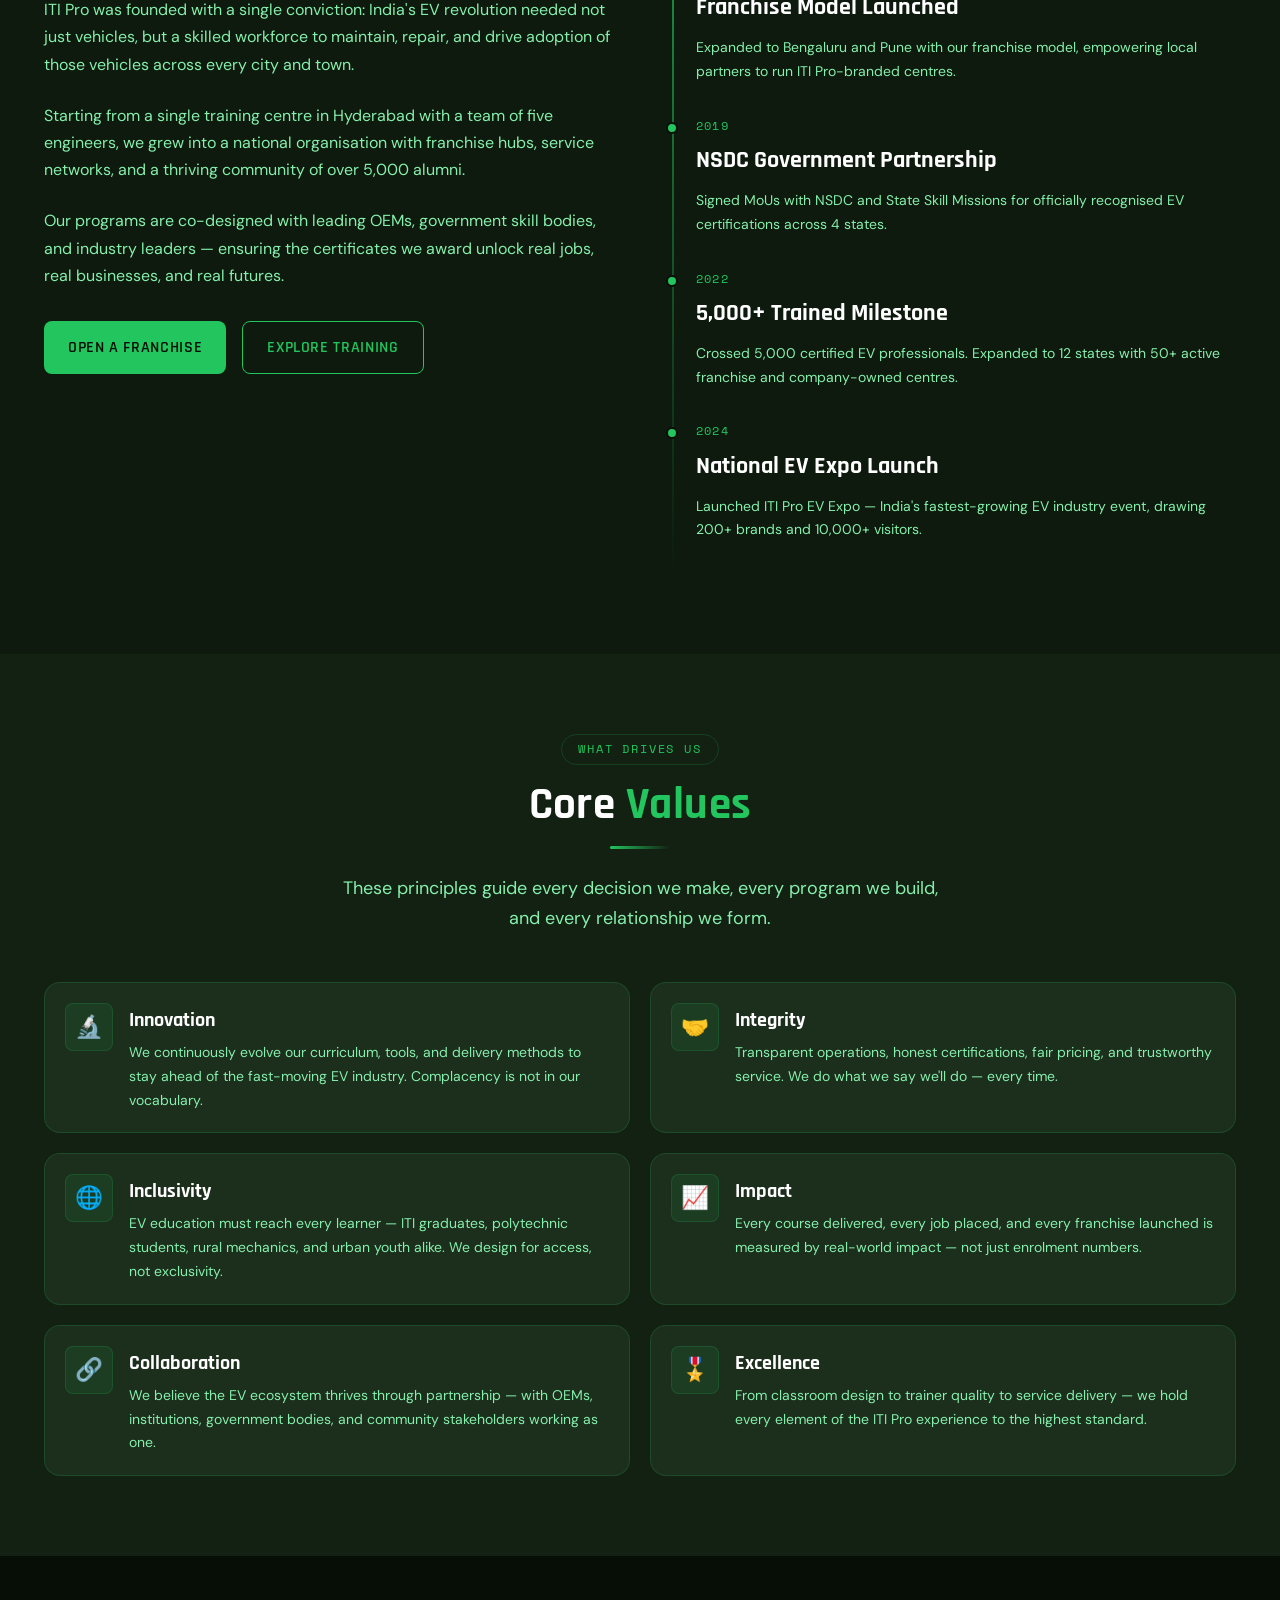
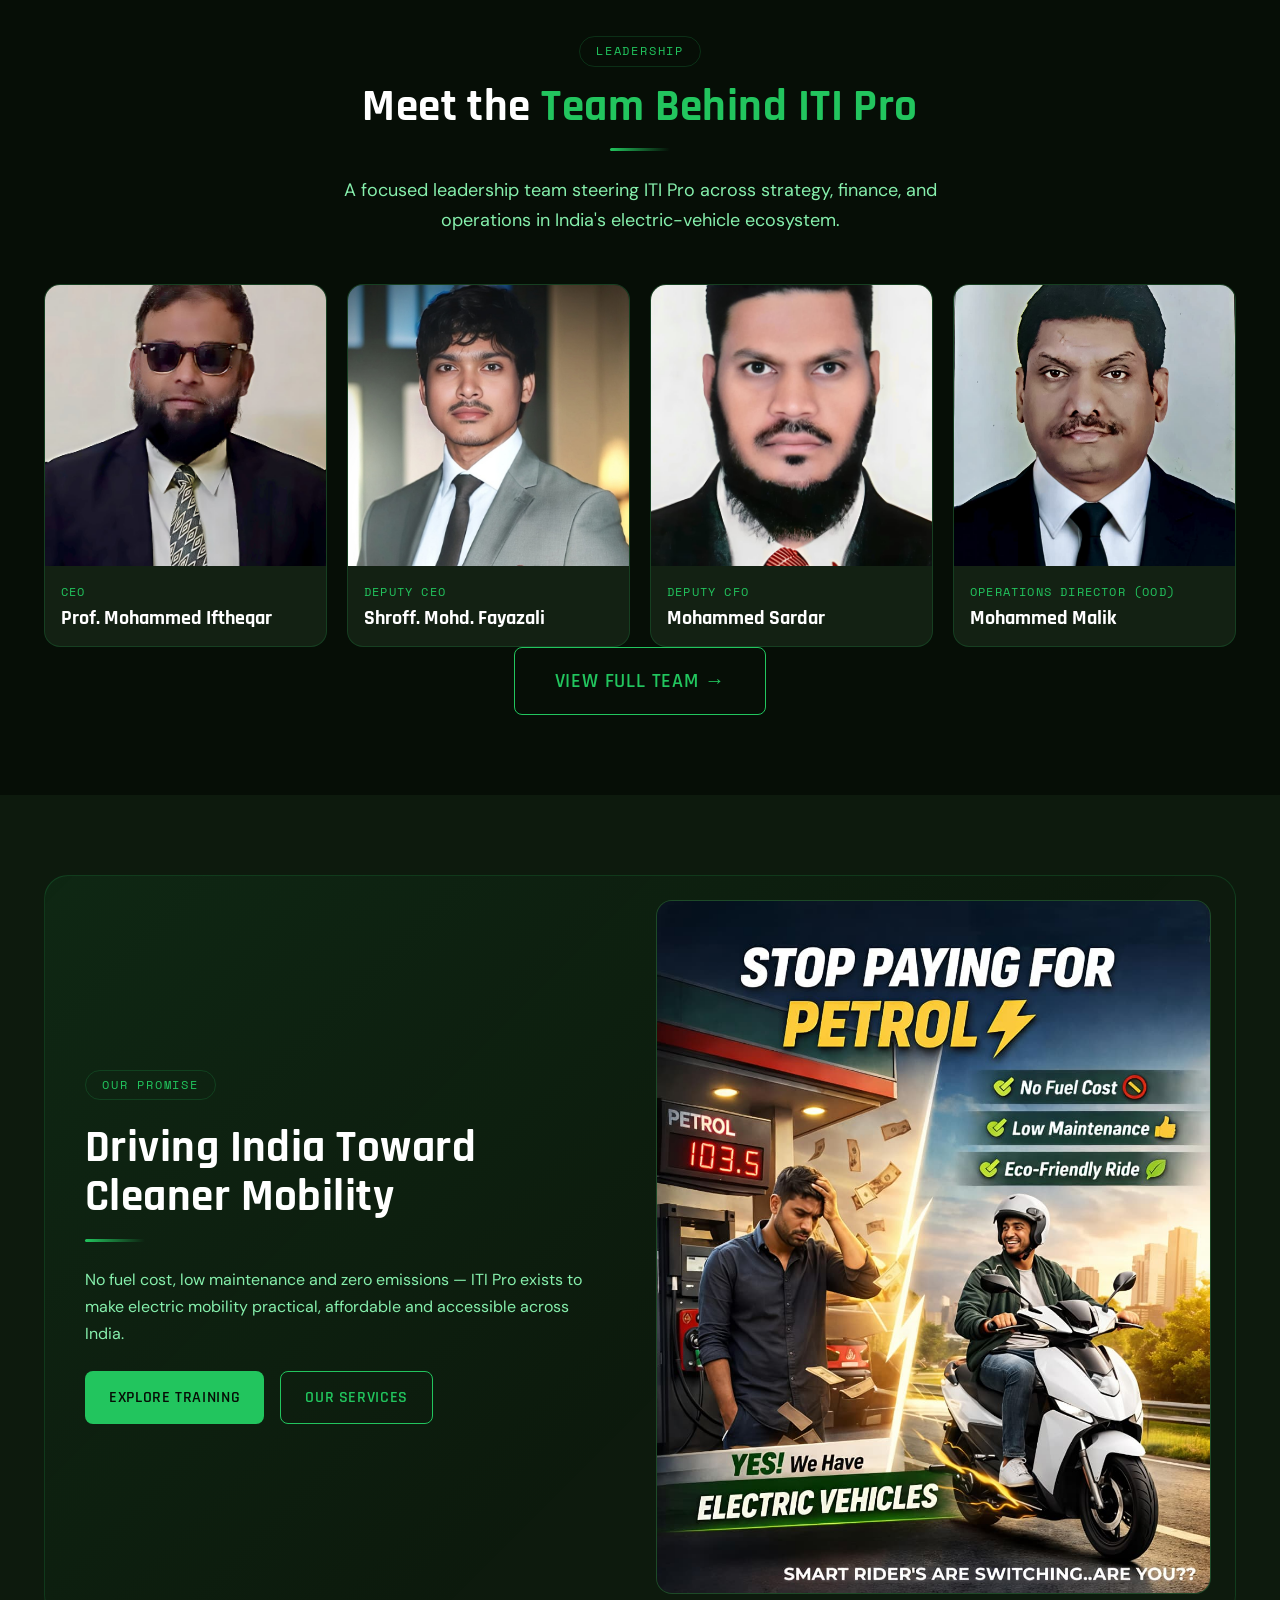
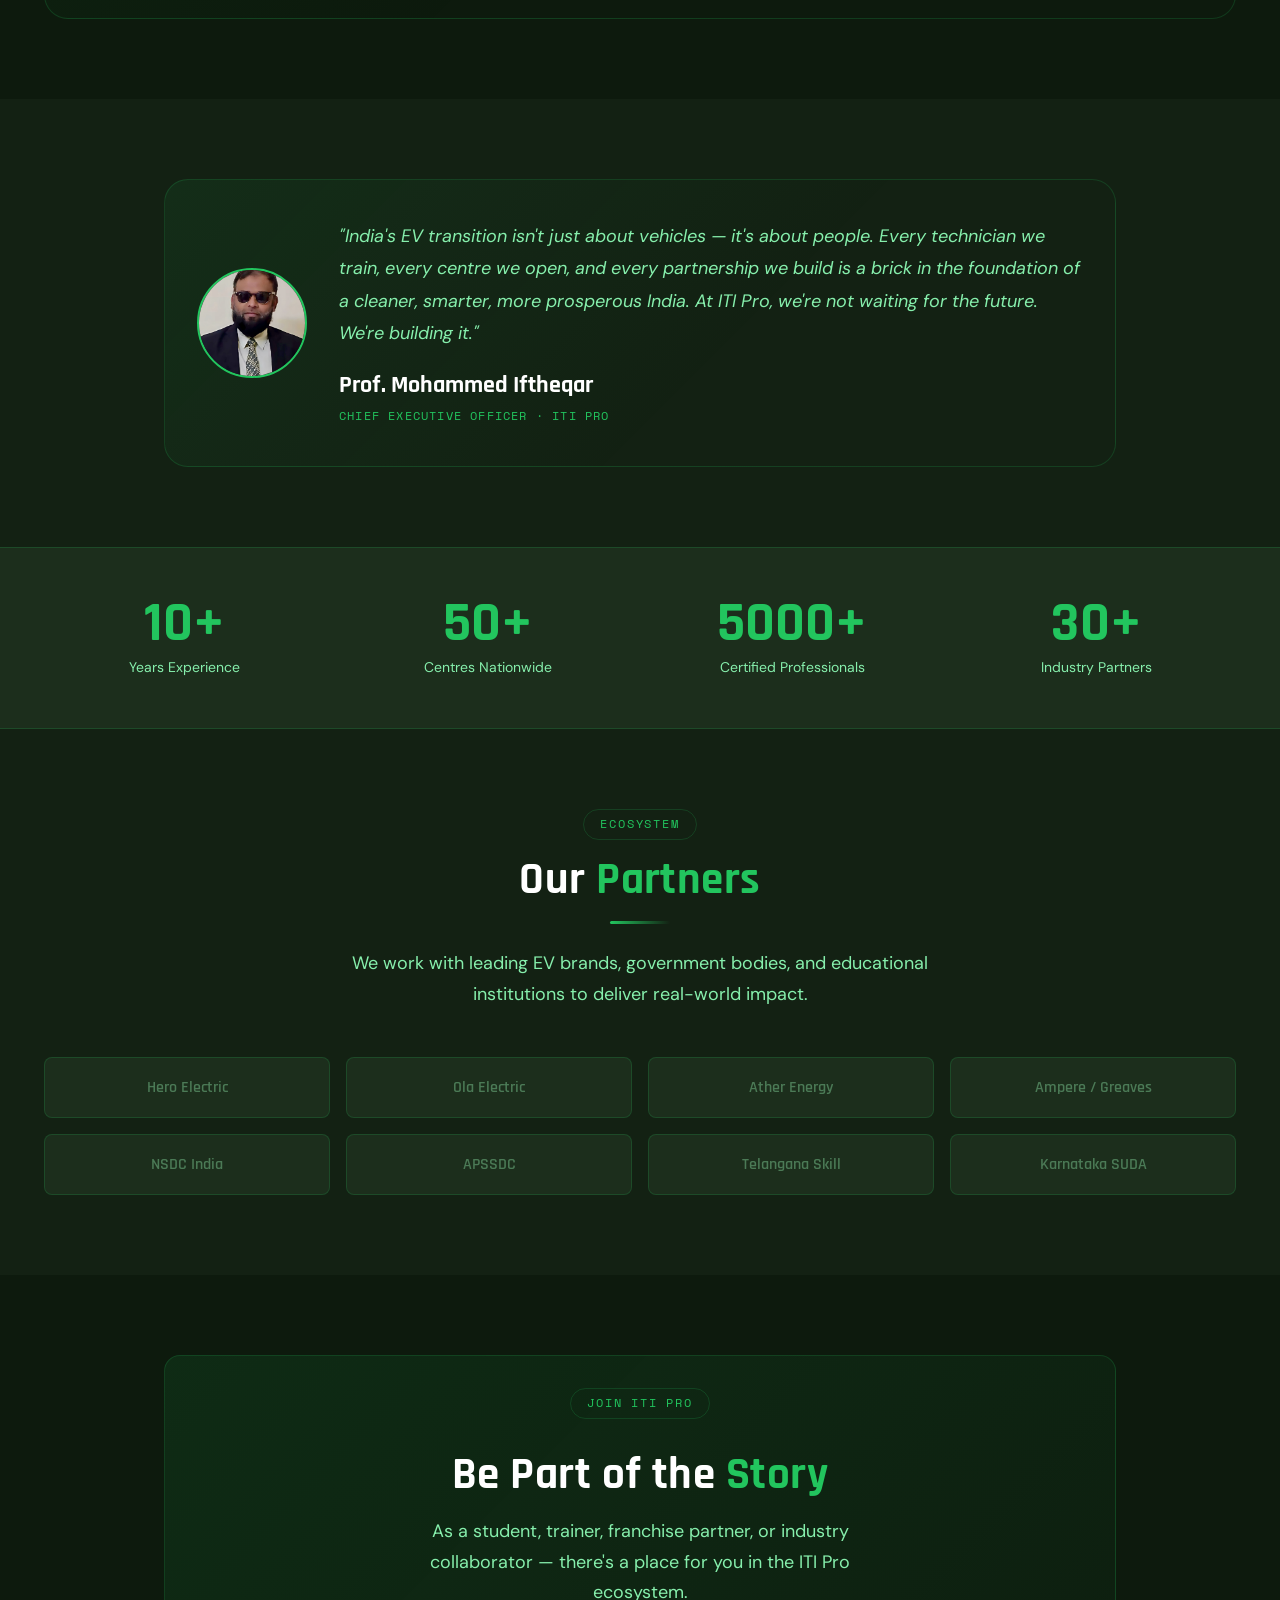
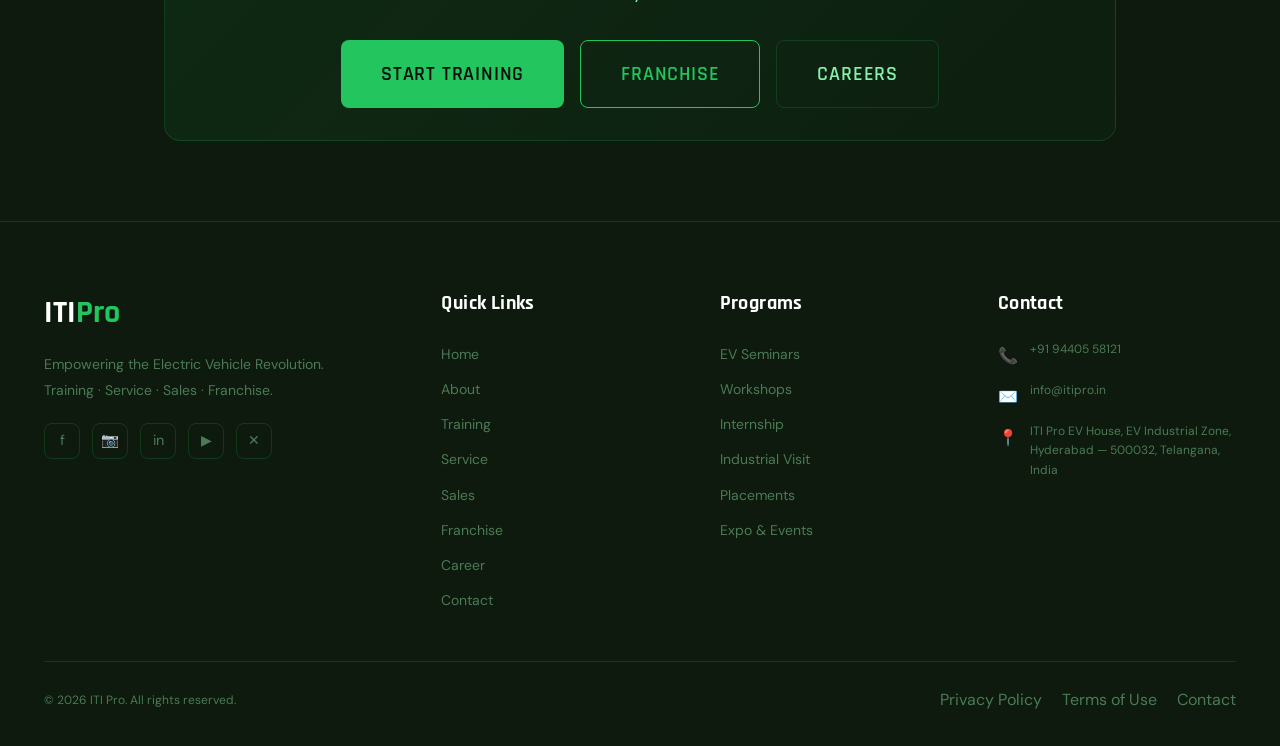
<file: pages/about.html>
<!DOCTYPE html>
<html lang="en">
<head>
  <meta charset="UTF-8"/>
  <meta name="viewport" content="width=device-width, initial-scale=1.0"/>
  <meta name="page-title" content="About Us"/>
  <meta name="description" content="Learn about ITI Pro — India's premier EV training, service and franchise organisation."/>
  <link rel="stylesheet" href="../assets/css/style.css"/>
  <style>
    .mvv-grid { display: grid; grid-template-columns: repeat(3,1fr); gap: var(--sp-5); }
    .mvv-card {
      background: var(--clr-dark-3);
      border: 1px solid var(--clr-border);
      border-radius: var(--r-lg);
      padding: var(--sp-8) var(--sp-6);
      text-align: center;
      transition: all var(--transition);
    }
    .mvv-card:hover { border-color: var(--clr-primary); transform: translateY(-4px); box-shadow: var(--shadow-md), var(--shadow-glow); }
    .mvv-icon { font-size: 3rem; margin-bottom: var(--sp-5); display: block; }
    .mvv-title { font-family: var(--ff-display); font-size: var(--fs-2xl); font-weight: 700; color: var(--clr-white); margin-bottom: var(--sp-4); }
    .mvv-text { font-size: var(--fs-sm); color: var(--clr-text-muted); line-height: 1.8; }
    .values-grid { display: grid; grid-template-columns: repeat(2,1fr); gap: var(--sp-5); }
    .value-card {
      background: var(--clr-dark-4);
      border: 1px solid var(--clr-border);
      border-radius: var(--r-lg);
      padding: var(--sp-5);
      display: flex;
      gap: var(--sp-4);
      transition: all var(--transition);
    }
    .value-card:hover { border-color: var(--clr-primary); }
    .value-icon {
      width: 48px; height: 48px;
      flex-shrink: 0;
      background: rgba(34,197,94,.1);
      border: 1px solid var(--clr-border);
      border-radius: var(--r-md);
      display: flex;
      align-items: center;
      justify-content: center;
      font-size: 1.4rem;
    }
    .value-title { font-family: var(--ff-display); font-size: var(--fs-lg); font-weight: 700; color: var(--clr-white); margin-bottom: var(--sp-1); }
    .value-text  { font-size: var(--fs-sm); color: var(--clr-text-muted); line-height: 1.7; }
    .leadership-strip {
      background: linear-gradient(135deg, rgba(34,197,94,.08) 0%, transparent 60%);
      border: 1px solid var(--clr-border);
      border-radius: var(--r-xl);
      padding: var(--sp-10) var(--sp-8);
      display: grid;
      grid-template-columns: auto 1fr;
      gap: var(--sp-8);
      align-items: center;
    }
    .patron-avatar {
      width: 110px; height: 110px;
      border-radius: 50%;
      background: var(--clr-dark-4);
      border: 2px solid var(--clr-primary);
      display: flex;
      align-items: center;
      justify-content: center;
      font-size: 3rem;
      flex-shrink: 0;
    }
    .patron-quote { font-size: var(--fs-md); color: var(--clr-text-muted); font-style: italic; line-height: 1.8; margin-bottom: var(--sp-4); }
    .patron-name  { font-family: var(--ff-display); font-size: var(--fs-xl); font-weight: 700; color: var(--clr-white); }
    .patron-role  { font-family: var(--ff-mono); font-size: var(--fs-xs); color: var(--clr-primary); text-transform: uppercase; letter-spacing: .1em; }
    .partner-grid { display: grid; grid-template-columns: repeat(4,1fr); gap: var(--sp-4); }
    .partner-item {
      background: var(--clr-dark-4);
      border: 1px solid var(--clr-border);
      border-radius: var(--r-md);
      padding: var(--sp-4) var(--sp-3);
      text-align: center;
      font-family: var(--ff-display);
      font-size: var(--fs-base);
      font-weight: 600;
      color: var(--clr-text-dim);
      transition: all var(--transition);
    }
    .partner-item:hover { border-color: var(--clr-primary); color: var(--clr-primary); }
    /* Leadership grid */
    .about-leaders { display:grid; grid-template-columns:repeat(4,1fr); gap:var(--sp-5); }
    .about-leader { background:var(--clr-dark-3); border:1px solid var(--clr-border); border-radius:var(--r-lg); overflow:hidden; transition:all var(--transition); display:flex; flex-direction:column; }
    .about-leader:hover { border-color:var(--clr-primary); transform:translateY(-5px); box-shadow:var(--shadow-md),var(--shadow-glow); }
    .about-leader img { width:100%; aspect-ratio:1/1; object-fit:cover; display:block; background:var(--clr-dark-4); }
    .about-leader__body { padding:var(--sp-4); }
    .about-leader__role { font-family:var(--ff-mono); font-size:var(--fs-xs); color:var(--clr-primary); text-transform:uppercase; letter-spacing:.1em; margin-bottom:var(--sp-1); }
    .about-leader__name { font-family:var(--ff-display); font-size:var(--fs-lg); font-weight:700; color:var(--clr-white); line-height:1.2; }
    .patron-avatar img { width:100%; height:100%; object-fit:cover; border-radius:50%; }
    @media (max-width: 1024px) { .about-leaders { grid-template-columns:repeat(2,1fr); } }
    @media (max-width: 480px)  { .about-leaders { grid-template-columns:1fr; } }
    @media (max-width: 900px) {
      .mvv-grid { grid-template-columns: 1fr; }
      .values-grid { grid-template-columns: 1fr; }
      .leadership-strip { grid-template-columns: 1fr; text-align: center; }
      .patron-avatar { margin-inline: auto; }
      .partner-grid { grid-template-columns: repeat(2,1fr); }
    }
  </style>
</head>
<body>

<div id="header-placeholder"></div>
<div class="nav-spacer"></div>

<section class="page-hero">
  <div class="container">
    <p class="page-hero__eyebrow">Our Story</p>
    <h1 class="page-hero__title">About <span>ITI Pro</span></h1>
    <p class="page-hero__subtitle">A decade of empowering India's electric vehicle ecosystem through world-class training, service, and purposeful innovation.</p>
    <div class="btn-group mt-8">
      <a href="./team.html" class="btn btn--primary">Meet Our Team</a>
      <a href="./contact.html" class="btn btn--outline">Get in Touch</a>
    </div>
  </div>
</section>

<section class="section section--dark">
  <div class="container">
    <div class="section-header section-header--center">
      <span class="section-label">Foundations</span>
      <h2 class="section-title">Mission · Vision · <span>Values</span></h2>
      <div class="divider"></div>
    </div>
    <div class="mvv-grid">
      <div class="mvv-card">
        <span class="mvv-icon">🎯</span>
        <div class="mvv-title">Our Mission</div>
        <p class="mvv-text">To build a skilled, certified EV workforce across India by delivering accessible, industry-relevant training and infrastructure — accelerating the nation's clean mobility transition and creating sustainable livelihoods for millions.</p>
      </div>
      <div class="mvv-card">
        <span class="mvv-icon">🔭</span>
        <div class="mvv-title">Our Vision</div>
        <p class="mvv-text">To be India's number-one integrated EV organisation — connecting learners, technicians, entrepreneurs, and enterprises in a single powerful ecosystem — and to position India as the global leader in EV skilled workforce by 2030.</p>
      </div>
      <div class="mvv-card">
        <span class="mvv-icon">🌟</span>
        <div class="mvv-title">Our Purpose</div>
        <p class="mvv-text">We believe clean mobility is not a privilege — it's a right. Every course we deliver, every technician we certify, and every franchise we launch is a step towards making India's EV future faster, fairer, and more inclusive.</p>
      </div>
    </div>
  </div>
</section>

<section class="section section--dark2">
  <div class="container">
    <div class="two-col">
      <div>
        <span class="section-label">Our Journey</span>
        <h2 class="section-title">Built on <span>Purpose</span></h2>
        <div class="divider"></div>
        <p class="text-muted mb-6">ITI Pro was founded with a single conviction: India's EV revolution needed not just vehicles, but a skilled workforce to maintain, repair, and drive adoption of those vehicles across every city and town.</p>
        <p class="text-muted mb-6">Starting from a single training centre in Hyderabad with a team of five engineers, we grew into a national organisation with franchise hubs, service networks, and a thriving community of over 5,000 alumni.</p>
        <p class="text-muted mb-8">Our programs are co-designed with leading OEMs, government skill bodies, and industry leaders — ensuring the certificates we award unlock real jobs, real businesses, and real futures.</p>
        <div class="btn-group">
          <a href="./franchise.html" class="btn btn--primary">Open a Franchise</a>
          <a href="./training.html" class="btn btn--outline">Explore Training</a>
        </div>
      </div>
      <div class="timeline">
        <div class="timeline-item">
          <div class="timeline-date">2013</div>
          <div class="timeline-title">Founded in Hyderabad</div>
          <p class="timeline-text">ITI Pro began as a 5-person team running EV awareness workshops and basic repair training for local ITI graduates.</p>
        </div>
        <div class="timeline-item">
          <div class="timeline-date">2015</div>
          <div class="timeline-title">First Certification Program</div>
          <p class="timeline-text">Launched our flagship EV Technician Certification — the first of its kind in Telangana, with 200 enrolments in Year 1.</p>
        </div>
        <div class="timeline-item">
          <div class="timeline-date">2017</div>
          <div class="timeline-title">Franchise Model Launched</div>
          <p class="timeline-text">Expanded to Bengaluru and Pune with our franchise model, empowering local partners to run ITI Pro-branded centres.</p>
        </div>
        <div class="timeline-item">
          <div class="timeline-date">2019</div>
          <div class="timeline-title">NSDC Government Partnership</div>
          <p class="timeline-text">Signed MoUs with NSDC and State Skill Missions for officially recognised EV certifications across 4 states.</p>
        </div>
        <div class="timeline-item">
          <div class="timeline-date">2022</div>
          <div class="timeline-title">5,000+ Trained Milestone</div>
          <p class="timeline-text">Crossed 5,000 certified EV professionals. Expanded to 12 states with 50+ active franchise and company-owned centres.</p>
        </div>
        <div class="timeline-item">
          <div class="timeline-date">2024</div>
          <div class="timeline-title">National EV Expo Launch</div>
          <p class="timeline-text">Launched ITI Pro EV Expo — India's fastest-growing EV industry event, drawing 200+ brands and 10,000+ visitors.</p>
        </div>
      </div>
    </div>
  </div>
</section>

<section class="section section--dark3">
  <div class="container">
    <div class="section-header section-header--center">
      <span class="section-label">What Drives Us</span>
      <h2 class="section-title">Core <span>Values</span></h2>
      <div class="divider"></div>
      <p class="section-subtitle">These principles guide every decision we make, every program we build, and every relationship we form.</p>
    </div>
    <div class="values-grid">
      <div class="value-card">
        <div class="value-icon">🔬</div>
        <div>
          <div class="value-title">Innovation</div>
          <p class="value-text">We continuously evolve our curriculum, tools, and delivery methods to stay ahead of the fast-moving EV industry. Complacency is not in our vocabulary.</p>
        </div>
      </div>
      <div class="value-card">
        <div class="value-icon">🤝</div>
        <div>
          <div class="value-title">Integrity</div>
          <p class="value-text">Transparent operations, honest certifications, fair pricing, and trustworthy service. We do what we say we'll do — every time.</p>
        </div>
      </div>
      <div class="value-card">
        <div class="value-icon">🌐</div>
        <div>
          <div class="value-title">Inclusivity</div>
          <p class="value-text">EV education must reach every learner — ITI graduates, polytechnic students, rural mechanics, and urban youth alike. We design for access, not exclusivity.</p>
        </div>
      </div>
      <div class="value-card">
        <div class="value-icon">📈</div>
        <div>
          <div class="value-title">Impact</div>
          <p class="value-text">Every course delivered, every job placed, and every franchise launched is measured by real-world impact — not just enrolment numbers.</p>
        </div>
      </div>
      <div class="value-card">
        <div class="value-icon">🔗</div>
        <div>
          <div class="value-title">Collaboration</div>
          <p class="value-text">We believe the EV ecosystem thrives through partnership — with OEMs, institutions, government bodies, and community stakeholders working as one.</p>
        </div>
      </div>
      <div class="value-card">
        <div class="value-icon">🎖️</div>
        <div>
          <div class="value-title">Excellence</div>
          <p class="value-text">From classroom design to trainer quality to service delivery — we hold every element of the ITI Pro experience to the highest standard.</p>
        </div>
      </div>
    </div>
  </div>
</section>

<!-- ── LEADERSHIP TEAM ── -->
<section class="section section--dark" id="leadership">
  <div class="container">
    <div class="section-header section-header--center">
      <span class="section-label">Leadership</span>
      <h2 class="section-title">Meet the <span>Team Behind ITI Pro</span></h2>
      <div class="divider"></div>
      <p class="section-subtitle">A focused leadership team steering ITI Pro across strategy, finance, and operations in India's electric-vehicle ecosystem.</p>
    </div>
    <div class="about-leaders" id="about-leaders"></div>
    <div class="text-center mt-10">
      <a href="./team.html" class="btn btn--outline btn--lg">View Full Team →</a>
    </div>
  </div>
</section>

<!-- ── ABOUT FLYER ── -->
<section class="section section--dark2">
  <div class="container">
    <div id="about-flyer"></div>
  </div>
</section>

<section class="section section--dark3">
  <div class="container container--md">
    <div class="leadership-strip">
      <div class="patron-avatar" id="patron-avatar">👨‍💼</div>
      <div>
        <p class="patron-quote">"India's EV transition isn't just about vehicles — it's about people. Every technician we train, every centre we open, and every partnership we build is a brick in the foundation of a cleaner, smarter, more prosperous India. At ITI Pro, we're not waiting for the future. We're building it."</p>
        <div class="patron-name" id="patron-name">Prof. Mohammed Iftheqar</div>
        <div class="patron-role" id="patron-role">Chief Executive Officer · ITI Pro</div>
      </div>
    </div>
  </div>
</section>

<section class="section--sm" style="background:var(--clr-dark-4); border-top:1px solid var(--clr-border); border-bottom:1px solid var(--clr-border);">
  <div class="container">
    <div class="grid grid--4">
      <div class="stat-block"><div class="stat-block__number">10+</div><div class="stat-block__label">Years Experience</div></div>
      <div class="stat-block"><div class="stat-block__number">50+</div><div class="stat-block__label">Centres Nationwide</div></div>
      <div class="stat-block"><div class="stat-block__number">5000+</div><div class="stat-block__label">Certified Professionals</div></div>
      <div class="stat-block"><div class="stat-block__number">30+</div><div class="stat-block__label">Industry Partners</div></div>
    </div>
  </div>
</section>

<section class="section section--dark3">
  <div class="container">
    <div class="section-header section-header--center">
      <span class="section-label">Ecosystem</span>
      <h2 class="section-title">Our <span>Partners</span></h2>
      <div class="divider"></div>
      <p class="section-subtitle">We work with leading EV brands, government bodies, and educational institutions to deliver real-world impact.</p>
    </div>
    <div class="partner-grid">
      <div class="partner-item">Hero Electric</div>
      <div class="partner-item">Ola Electric</div>
      <div class="partner-item">Ather Energy</div>
      <div class="partner-item">Ampere / Greaves</div>
      <div class="partner-item">NSDC India</div>
      <div class="partner-item">APSSDC</div>
      <div class="partner-item">Telangana Skill</div>
      <div class="partner-item">Karnataka SUDA</div>
    </div>
  </div>
</section>

<section class="section section--dark2">
  <div class="container container--md">
    <div class="highlight-box text-center">
      <span class="section-label">Join ITI Pro</span>
      <h2 class="section-title mt-4">Be Part of the <span>Story</span></h2>
      <p style="color:var(--clr-text-muted); font-size:var(--fs-md); max-width:480px; margin-inline:auto; margin-block:var(--sp-4) var(--sp-8);">As a student, trainer, franchise partner, or industry collaborator — there's a place for you in the ITI Pro ecosystem.</p>
      <div class="btn-group" style="justify-content:center;">
        <a href="./training.html" class="btn btn--primary btn--lg">Start Training</a>
        <a href="./franchise.html" class="btn btn--outline btn--lg">Franchise</a>
        <a href="./career.html" class="btn btn--ghost btn--lg">Careers</a>
      </div>
    </div>
  </div>
</section>

<div id="footer-placeholder"></div>
<script src="../assets/js/config.js"></script>
<script src="../assets/js/main.js"></script>
<script src="../assets/js/ev-catalog.js"></script>
<script>
(function(){
  function asset(p){ return (location.pathname.indexOf('/pages/')!==-1?'../':'./') + p; }

  // Render leadership grid
  var grid = document.getElementById('about-leaders');
  if (grid && SITE.team) {
    SITE.team.forEach(function(m){
      var card = document.createElement('div');
      card.className = 'about-leader';
      var img = m.photo
        ? '<img src="'+asset(m.photo)+'" alt="'+m.name+'" loading="lazy"/>'
        : '<div style="width:100%;aspect-ratio:1/1;display:flex;align-items:center;justify-content:center;font-size:3rem;background:var(--clr-dark-4);">👤</div>';
      card.innerHTML = img +
        '<div class="about-leader__body">'+
          '<div class="about-leader__role">'+m.role+'</div>'+
          '<div class="about-leader__name">'+m.name+'</div>'+
        '</div>';
      grid.appendChild(card);
    });
  }

  // Feature the CEO in the patron strip
  var ceo = (SITE.team || []).find(function(m){ return /ceo|chief executive/i.test(m.role); }) || (SITE.team||[])[0];
  if (ceo) {
    var nameEl = document.getElementById('patron-name');
    var roleEl = document.getElementById('patron-role');
    var avEl   = document.getElementById('patron-avatar');
    if (nameEl) nameEl.textContent = ceo.name;
    if (roleEl) roleEl.textContent = (ceo.role === 'CEO' ? 'Chief Executive Officer' : ceo.role) + ' · ITI Pro';
    if (avEl && ceo.photo) avEl.innerHTML = '<img src="'+asset(ceo.photo)+'" alt="'+ceo.name+'"/>';
  }

  // Flyer banner
  EVCatalog.renderFlyerBanner('about-flyer', {
    index: 0,
    reverse: true,
    eyebrow: 'Our Promise',
    title: 'Driving India Toward Cleaner Mobility',
    text: 'No fuel cost, low maintenance and zero emissions — ITI Pro exists to make electric mobility practical, affordable and accessible across India.',
    ctaText: 'Explore Training',
    ctaHref: './training.html',
    ctaSecondary: { text: 'Our Services', href: './service.html' }
  });
})();
</script>
</body>
</html>
</file>
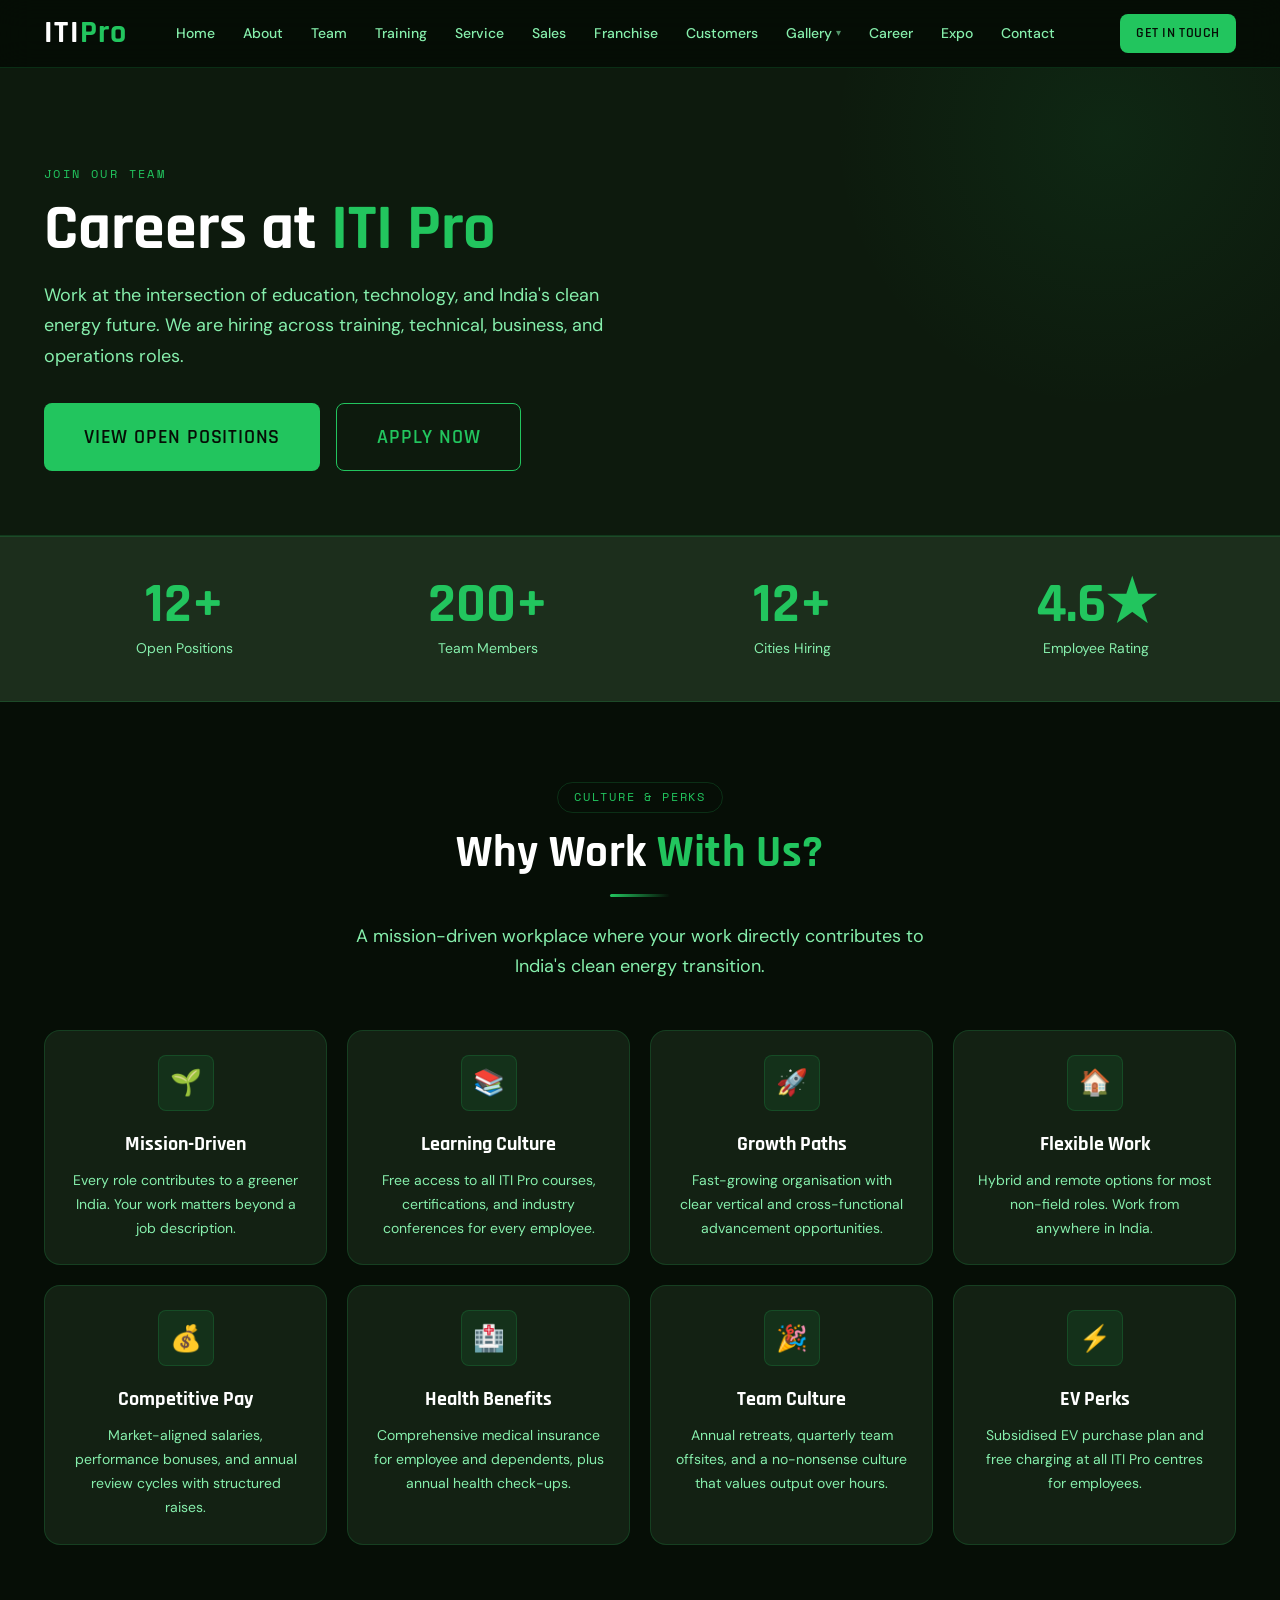
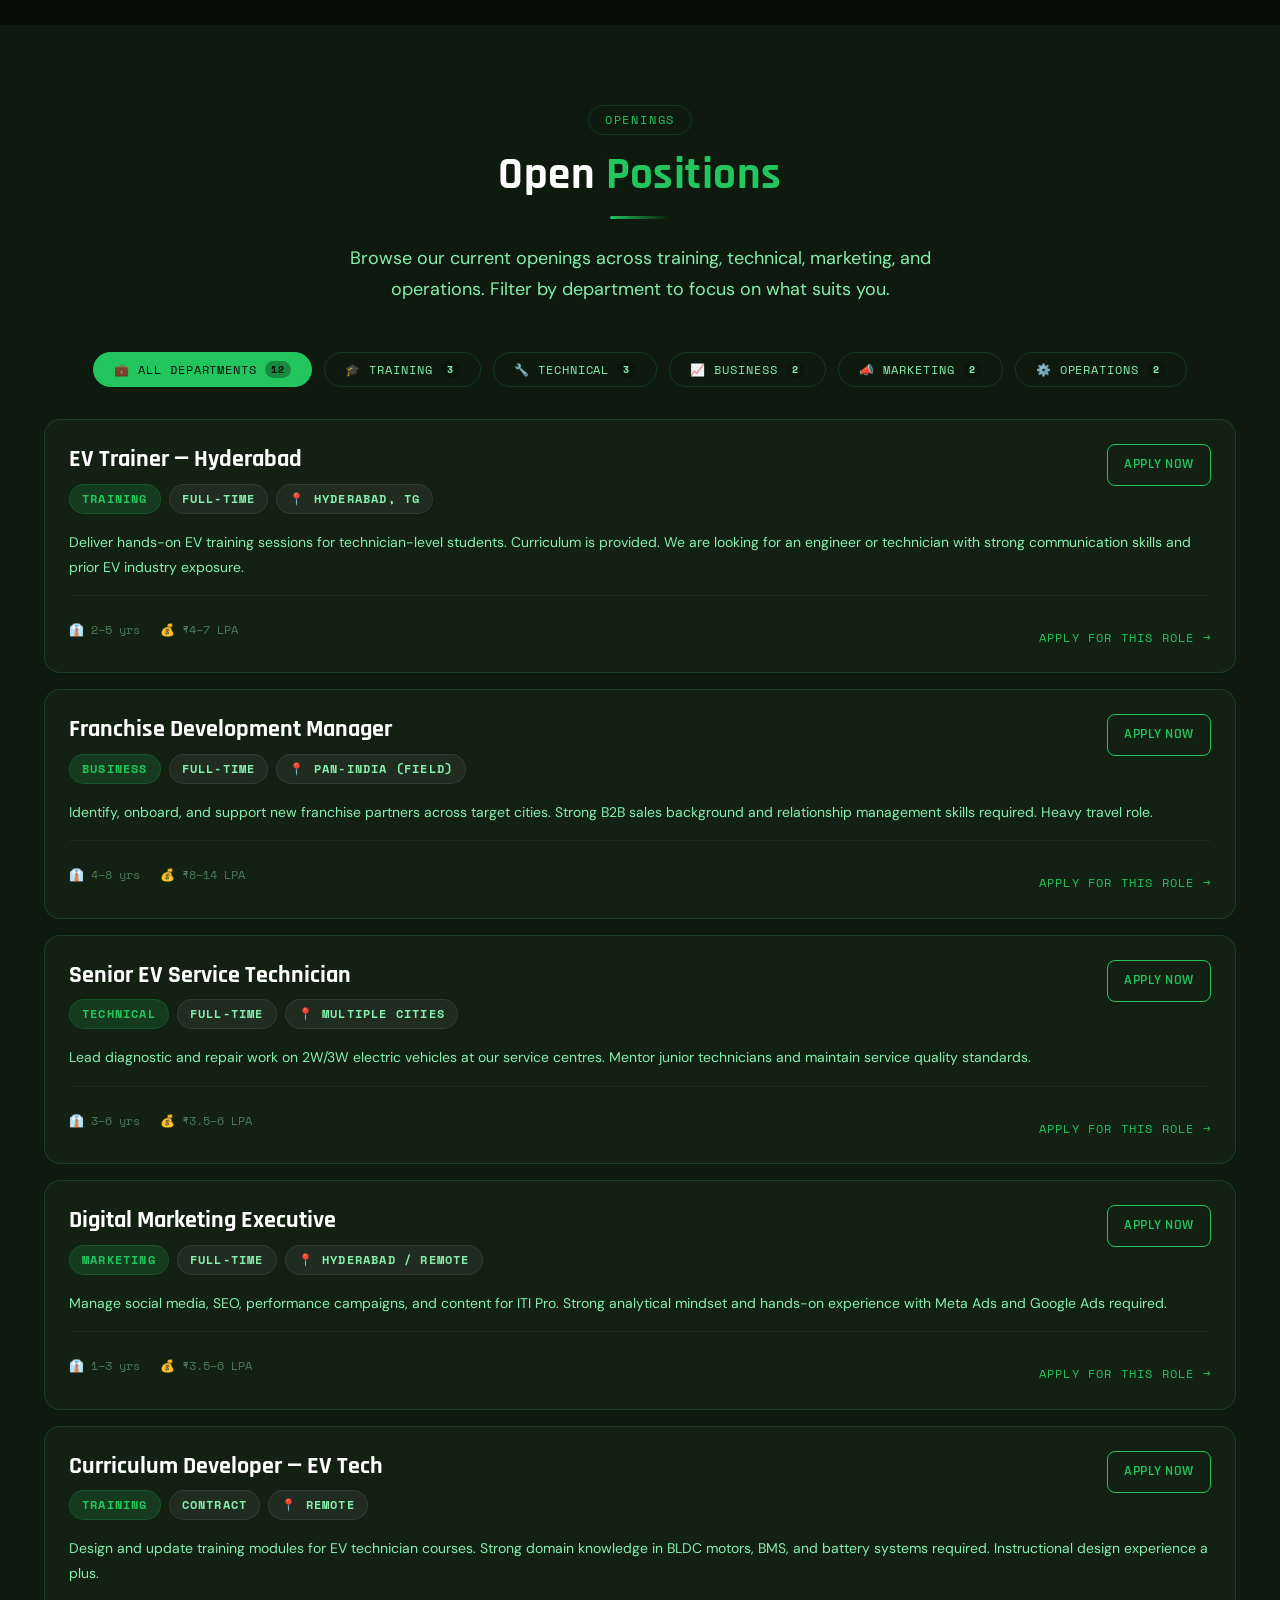
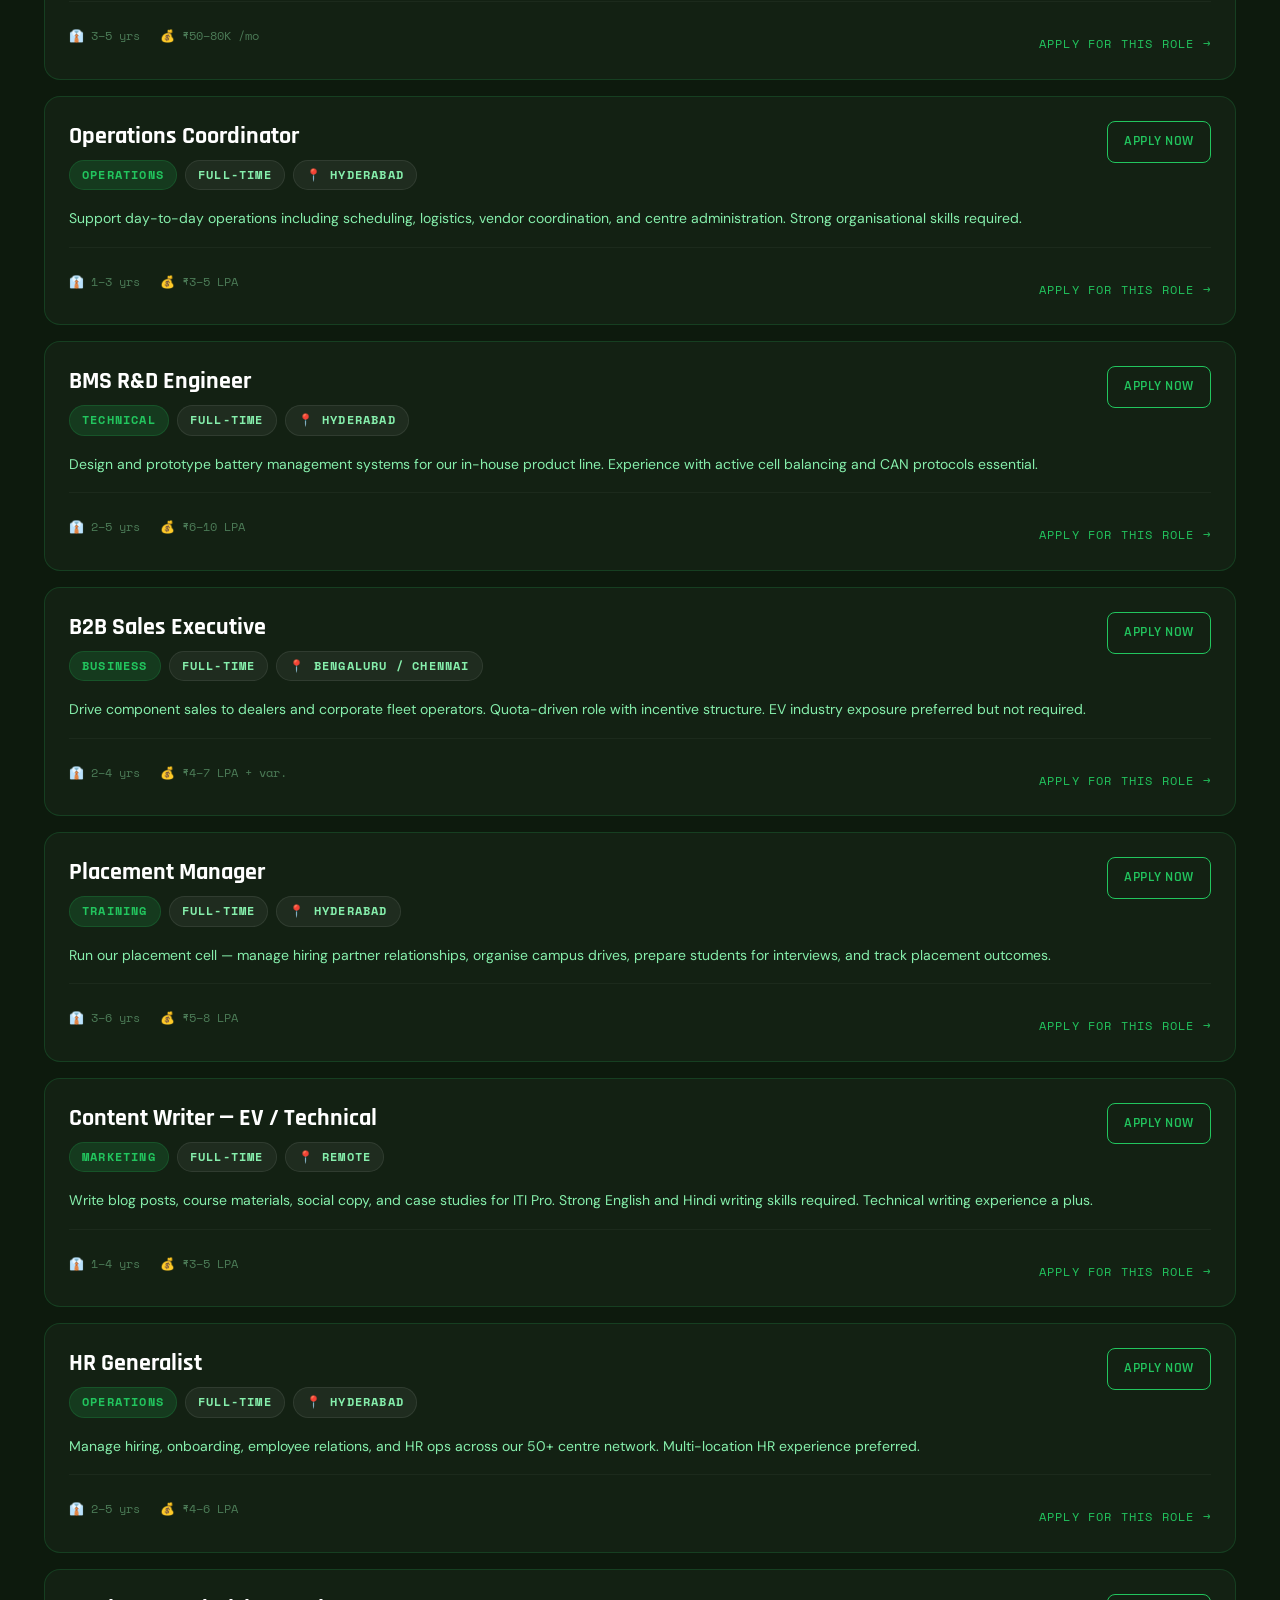
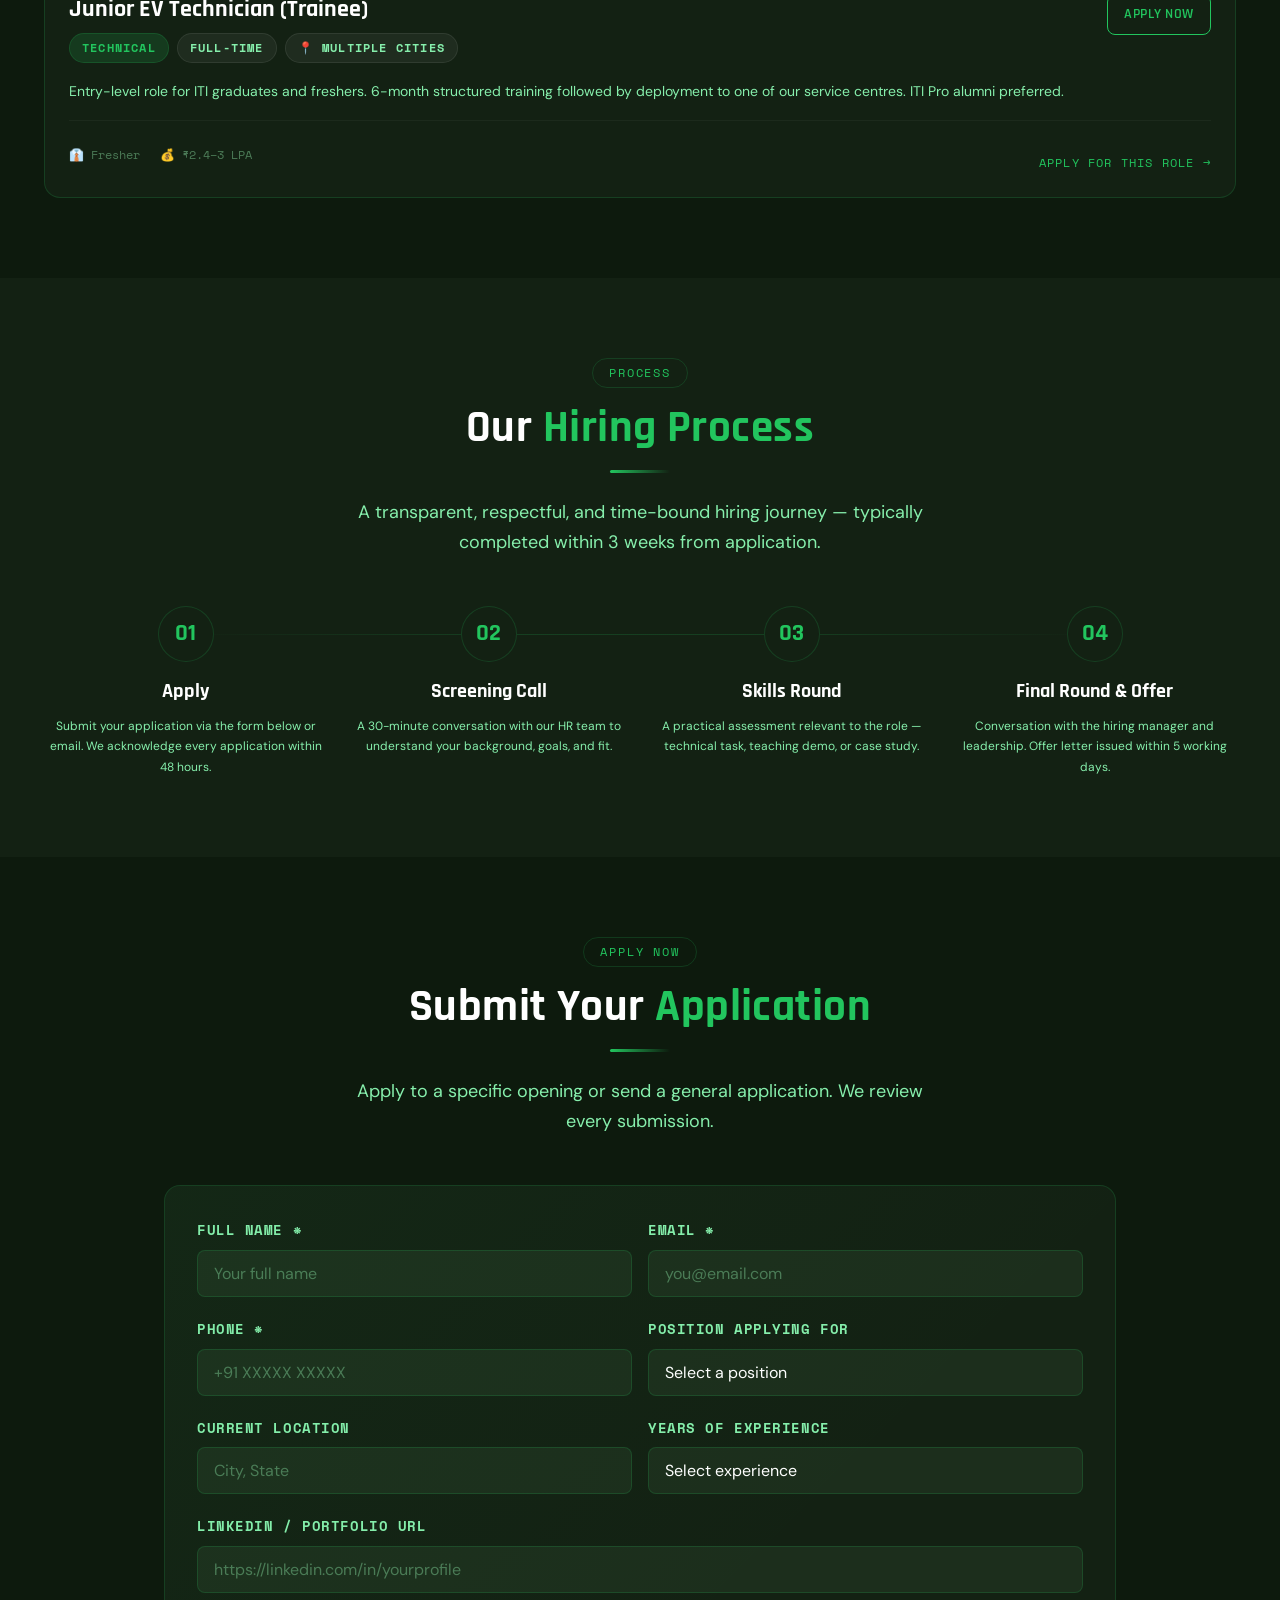
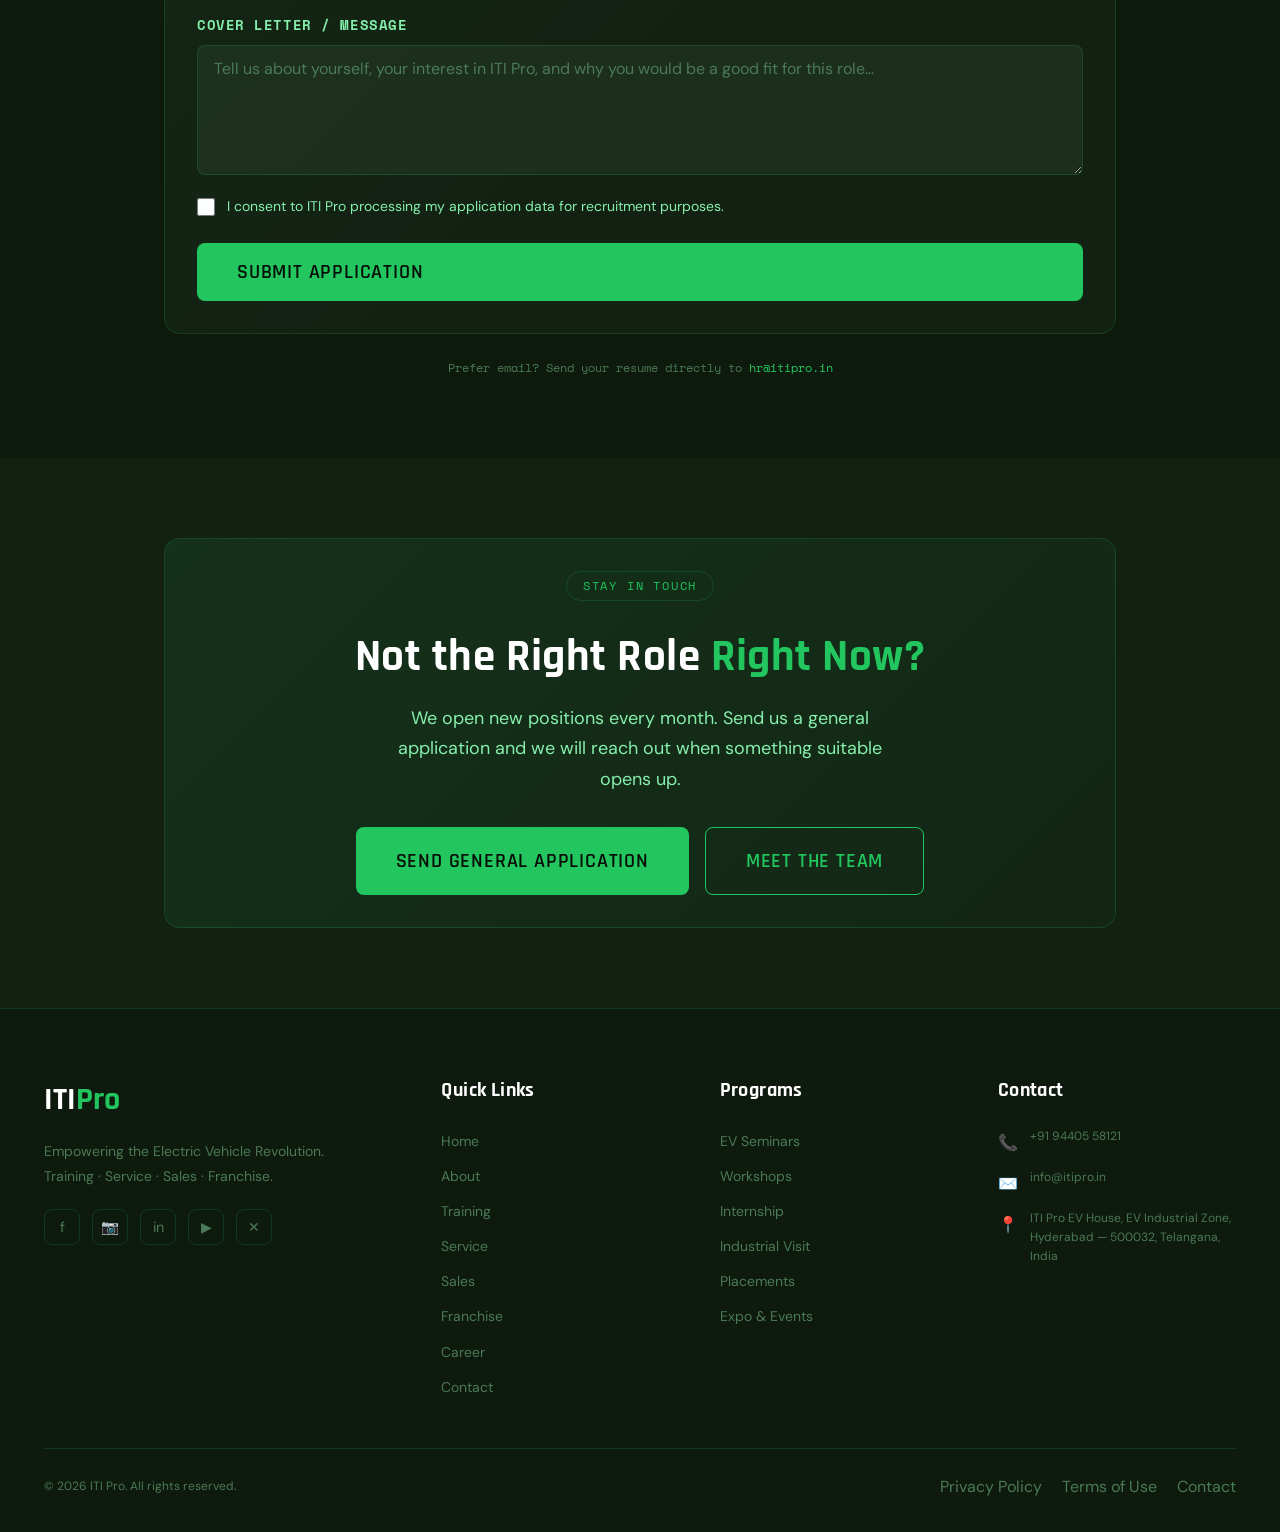
<file: pages/career.html>
<!DOCTYPE html>
<html lang="en">
<head>
  <meta charset="UTF-8"/>
  <meta name="viewport" content="width=device-width, initial-scale=1.0"/>
  <meta name="page-title" content="Careers"/>
  <meta name="description" content="Careers at ITI Pro — join India's leading EV training and service organisation. Hiring across training, technical, marketing and operations roles."/>
  <link rel="stylesheet" href="../assets/css/style.css"/>
  <style>

    /* ── Why work here cards ── */
    .perks-grid {
      display: grid;
      grid-template-columns: repeat(4, 1fr);
      gap: var(--sp-5);
    }
    @media (max-width: 1024px) { .perks-grid { grid-template-columns: repeat(2, 1fr); } }
    @media (max-width: 540px)  { .perks-grid { grid-template-columns: 1fr; } }

    .perk-card {
      background: var(--clr-dark-3);
      border: 1px solid var(--clr-border);
      border-radius: var(--r-lg);
      padding: var(--sp-6);
      text-align: center;
      transition: all var(--transition);
    }
    .perk-card:hover { border-color: var(--clr-primary); transform: translateY(-4px); box-shadow: var(--shadow-md), var(--shadow-glow); }
    .perk-icon {
      width: 56px; height: 56px;
      margin: 0 auto var(--sp-4);
      background: rgba(34,197,94,.1);
      border: 1px solid var(--clr-border);
      border-radius: var(--r-md);
      display: flex;
      align-items: center;
      justify-content: center;
      font-size: 1.6rem;
    }
    .perk-title { font-family: var(--ff-display); font-size: var(--fs-lg); font-weight: 700; color: var(--clr-white); margin-bottom: var(--sp-2); }
    .perk-text  { font-size: var(--fs-sm); color: var(--clr-text-muted); line-height: 1.7; }

    /* ── Job filter ── */
    .job-filter {
      display: flex;
      flex-wrap: wrap;
      gap: var(--sp-3);
      margin-bottom: var(--sp-8);
      justify-content: center;
    }
    .job-filter-btn {
      padding: var(--sp-2) var(--sp-5);
      border-radius: var(--r-full);
      border: 1px solid var(--clr-border);
      background: transparent;
      color: var(--clr-text-muted);
      font-family: var(--ff-mono);
      font-size: var(--fs-xs);
      text-transform: uppercase;
      letter-spacing: .08em;
      cursor: pointer;
      transition: all var(--transition);
      display: inline-flex;
      align-items: center;
      gap: var(--sp-2);
    }
    .job-filter-btn:hover, .job-filter-btn.active {
      background: var(--clr-primary);
      color: var(--clr-dark);
      border-color: var(--clr-primary);
    }
    .job-filter-btn .count {
      background: rgba(0,0,0,.15);
      padding: 1px 6px;
      border-radius: var(--r-full);
      font-size: 10px;
      font-weight: 700;
    }
    .job-filter-btn.active .count { background: rgba(0,0,0,.3); }

    /* ── Job card ── */
    .job-list { display: flex; flex-direction: column; gap: var(--sp-4); }
    .job-card {
      background: var(--clr-dark-3);
      border: 1px solid var(--clr-border);
      border-radius: var(--r-lg);
      padding: var(--sp-6);
      transition: all var(--transition);
      display: flex;
      flex-direction: column;
      gap: var(--sp-4);
    }
    .job-card.hidden { display: none; }
    .job-card:hover { border-color: var(--clr-primary); box-shadow: var(--shadow-md); }
    .job-card__top {
      display: flex;
      align-items: flex-start;
      justify-content: space-between;
      gap: var(--sp-4);
      flex-wrap: wrap;
    }
    .job-card__info { flex: 1; min-width: 240px; }
    .job-card__title {
      font-family: var(--ff-display);
      font-size: var(--fs-xl);
      font-weight: 700;
      color: var(--clr-white);
      line-height: 1.3;
      margin-bottom: var(--sp-2);
    }
    .job-card__tags { display: flex; flex-wrap: wrap; gap: var(--sp-2); }
    .job-card__desc {
      font-size: var(--fs-sm);
      color: var(--clr-text-muted);
      line-height: 1.75;
    }
    .job-card__footer {
      display: flex;
      align-items: center;
      justify-content: space-between;
      gap: var(--sp-4);
      padding-top: var(--sp-4);
      border-top: 1px solid rgba(255,255,255,.04);
      flex-wrap: wrap;
    }
    .job-card__meta {
      display: flex;
      flex-wrap: wrap;
      gap: var(--sp-5);
      font-size: var(--fs-xs);
      color: var(--clr-text-dim);
      font-family: var(--ff-mono);
    }
    .job-card__meta span { display: inline-flex; align-items: center; gap: 4px; }

    /* ── Empty state ── */
    .empty-state {
      text-align: center;
      padding: var(--sp-16) var(--sp-6);
      color: var(--clr-text-dim);
      display: none;
    }
    .empty-state.show { display: block; }
    .empty-state .es-icon { font-size: 3rem; margin-bottom: var(--sp-3); opacity: .4; }

    /* ── Hiring process steps ── */
    .hiring-steps {
      display: grid;
      grid-template-columns: repeat(4, 1fr);
      gap: var(--sp-5);
      position: relative;
    }
    .hiring-steps::before {
      content: '';
      position: absolute;
      top: 28px;
      left: 12%;
      right: 12%;
      height: 1px;
      background: linear-gradient(90deg, transparent, var(--clr-border), var(--clr-border), transparent);
    }
    @media (max-width: 900px) {
      .hiring-steps { grid-template-columns: repeat(2, 1fr); }
      .hiring-steps::before { display: none; }
    }
    @media (max-width: 540px) { .hiring-steps { grid-template-columns: 1fr; } }
    .hs-item { text-align: center; }
    .hs-num {
      width: 56px; height: 56px;
      margin: 0 auto var(--sp-3);
      border-radius: 50%;
      background: var(--clr-dark-3);
      border: 1px solid var(--clr-border);
      display: flex;
      align-items: center;
      justify-content: center;
      font-family: var(--ff-display);
      font-size: var(--fs-xl);
      font-weight: 700;
      color: var(--clr-primary);
      position: relative;
      z-index: 1;
    }
    .hs-title { font-family: var(--ff-display); font-size: var(--fs-lg); font-weight: 700; color: var(--clr-white); margin-bottom: var(--sp-2); }
    .hs-text  { font-size: var(--fs-xs); color: var(--clr-text-muted); line-height: 1.7; }
  </style>
</head>
<body>

<div id="header-placeholder"></div>
<div class="nav-spacer"></div>

<!-- ── PAGE HERO ── -->
<section class="page-hero">
  <div class="container">
    <p class="page-hero__eyebrow">Join Our Team</p>
    <h1 class="page-hero__title">Careers at <span>ITI Pro</span></h1>
    <p class="page-hero__subtitle">Work at the intersection of education, technology, and India's clean energy future. We are hiring across training, technical, business, and operations roles.</p>
    <div class="btn-group mt-8">
      <a href="#openings" class="btn btn--primary btn--lg">View Open Positions</a>
      <a href="#apply" class="btn btn--outline btn--lg">Apply Now</a>
    </div>
  </div>
</section>

<!-- ── QUICK STATS ── -->
<div style="background:var(--clr-dark-4); border-top:1px solid var(--clr-border); border-bottom:1px solid var(--clr-border); padding-block:var(--sp-10);">
  <div class="container">
    <div class="grid grid--4">
      <div class="stat-block"><div class="stat-block__number">12+</div><div class="stat-block__label">Open Positions</div></div>
      <div class="stat-block"><div class="stat-block__number">200+</div><div class="stat-block__label">Team Members</div></div>
      <div class="stat-block"><div class="stat-block__number">12+</div><div class="stat-block__label">Cities Hiring</div></div>
      <div class="stat-block"><div class="stat-block__number">4.6★</div><div class="stat-block__label">Employee Rating</div></div>
    </div>
  </div>
</div>

<!-- ── WHY WORK WITH US ── -->
<section class="section section--dark">
  <div class="container">
    <div class="section-header section-header--center">
      <span class="section-label">Culture &amp; Perks</span>
      <h2 class="section-title">Why Work <span>With Us?</span></h2>
      <div class="divider"></div>
      <p class="section-subtitle">A mission-driven workplace where your work directly contributes to India's clean energy transition.</p>
    </div>
    <div class="perks-grid">
      <div class="perk-card">
        <div class="perk-icon">🌱</div>
        <div class="perk-title">Mission-Driven</div>
        <p class="perk-text">Every role contributes to a greener India. Your work matters beyond a job description.</p>
      </div>
      <div class="perk-card">
        <div class="perk-icon">📚</div>
        <div class="perk-title">Learning Culture</div>
        <p class="perk-text">Free access to all ITI Pro courses, certifications, and industry conferences for every employee.</p>
      </div>
      <div class="perk-card">
        <div class="perk-icon">🚀</div>
        <div class="perk-title">Growth Paths</div>
        <p class="perk-text">Fast-growing organisation with clear vertical and cross-functional advancement opportunities.</p>
      </div>
      <div class="perk-card">
        <div class="perk-icon">🏠</div>
        <div class="perk-title">Flexible Work</div>
        <p class="perk-text">Hybrid and remote options for most non-field roles. Work from anywhere in India.</p>
      </div>
      <div class="perk-card">
        <div class="perk-icon">💰</div>
        <div class="perk-title">Competitive Pay</div>
        <p class="perk-text">Market-aligned salaries, performance bonuses, and annual review cycles with structured raises.</p>
      </div>
      <div class="perk-card">
        <div class="perk-icon">🏥</div>
        <div class="perk-title">Health Benefits</div>
        <p class="perk-text">Comprehensive medical insurance for employee and dependents, plus annual health check-ups.</p>
      </div>
      <div class="perk-card">
        <div class="perk-icon">🎉</div>
        <div class="perk-title">Team Culture</div>
        <p class="perk-text">Annual retreats, quarterly team offsites, and a no-nonsense culture that values output over hours.</p>
      </div>
      <div class="perk-card">
        <div class="perk-icon">⚡</div>
        <div class="perk-title">EV Perks</div>
        <p class="perk-text">Subsidised EV purchase plan and free charging at all ITI Pro centres for employees.</p>
      </div>
    </div>
  </div>
</section>

<!-- ── OPEN POSITIONS ── -->
<section class="section section--dark2" id="openings">
  <div class="container">
    <div class="section-header section-header--center">
      <span class="section-label">Openings</span>
      <h2 class="section-title">Open <span>Positions</span></h2>
      <div class="divider"></div>
      <p class="section-subtitle">Browse our current openings across training, technical, marketing, and operations. Filter by department to focus on what suits you.</p>
    </div>

    <!-- Filter -->
    <div class="job-filter" id="job-filter"></div>

    <!-- Job list -->
    <div class="job-list" id="job-list"></div>

    <!-- Empty state -->
    <div class="empty-state" id="empty-state">
      <div class="es-icon">💼</div>
      <div>No openings in this department right now. Check back soon or send us your resume — we are always looking for talent.</div>
    </div>
  </div>
</section>

<!-- ── HIRING PROCESS ── -->
<section class="section section--dark3">
  <div class="container">
    <div class="section-header section-header--center">
      <span class="section-label">Process</span>
      <h2 class="section-title">Our <span>Hiring Process</span></h2>
      <div class="divider"></div>
      <p class="section-subtitle">A transparent, respectful, and time-bound hiring journey — typically completed within 3 weeks from application.</p>
    </div>
    <div class="hiring-steps">
      <div class="hs-item">
        <div class="hs-num">01</div>
        <div class="hs-title">Apply</div>
        <p class="hs-text">Submit your application via the form below or email. We acknowledge every application within 48 hours.</p>
      </div>
      <div class="hs-item">
        <div class="hs-num">02</div>
        <div class="hs-title">Screening Call</div>
        <p class="hs-text">A 30-minute conversation with our HR team to understand your background, goals, and fit.</p>
      </div>
      <div class="hs-item">
        <div class="hs-num">03</div>
        <div class="hs-title">Skills Round</div>
        <p class="hs-text">A practical assessment relevant to the role — technical task, teaching demo, or case study.</p>
      </div>
      <div class="hs-item">
        <div class="hs-num">04</div>
        <div class="hs-title">Final Round &amp; Offer</div>
        <p class="hs-text">Conversation with the hiring manager and leadership. Offer letter issued within 5 working days.</p>
      </div>
    </div>
  </div>
</section>

<!-- ── APPLICATION FORM ── -->
<section class="section section--dark2" id="apply">
  <div class="container container--md">
    <div class="section-header section-header--center">
      <span class="section-label">Apply Now</span>
      <h2 class="section-title">Submit Your <span>Application</span></h2>
      <div class="divider"></div>
      <p class="section-subtitle">Apply to a specific opening or send a general application. We review every submission.</p>
    </div>

    <div class="card" style="padding: var(--sp-8);">
      <div class="form-grid">
        <div class="form-group">
          <label class="form-label">Full Name *</label>
          <input class="form-input" type="text" placeholder="Your full name"/>
        </div>
        <div class="form-group">
          <label class="form-label">Email *</label>
          <input class="form-input" type="email" placeholder="you@email.com"/>
        </div>
      </div>
      <div class="form-grid">
        <div class="form-group">
          <label class="form-label">Phone *</label>
          <input class="form-input" type="tel" placeholder="+91 XXXXX XXXXX"/>
        </div>
        <div class="form-group">
          <label class="form-label">Position Applying For</label>
          <select class="form-select" id="position-select">
            <option value="">Select a position</option>
            <option value="general">General Application — Open to roles</option>
          </select>
        </div>
      </div>
      <div class="form-grid">
        <div class="form-group">
          <label class="form-label">Current Location</label>
          <input class="form-input" type="text" placeholder="City, State"/>
        </div>
        <div class="form-group">
          <label class="form-label">Years of Experience</label>
          <select class="form-select">
            <option value="">Select experience</option>
            <option>Fresher / 0–1 years</option>
            <option>1–3 years</option>
            <option>3–5 years</option>
            <option>5–10 years</option>
            <option>10+ years</option>
          </select>
        </div>
      </div>
      <div class="form-group">
        <label class="form-label">LinkedIn / Portfolio URL</label>
        <input class="form-input" type="url" placeholder="https://linkedin.com/in/yourprofile"/>
      </div>
      <div class="form-group">
        <label class="form-label">Cover Letter / Message</label>
        <textarea class="form-textarea" placeholder="Tell us about yourself, your interest in ITI Pro, and why you would be a good fit for this role..."></textarea>
      </div>
      <div style="display:flex; align-items:center; gap:var(--sp-3); margin-bottom:var(--sp-6);">
        <input type="checkbox" id="agree-tnc" style="width:18px; height:18px; accent-color:var(--clr-primary); flex-shrink:0;"/>
        <label for="agree-tnc" style="font-size:var(--fs-sm); color:var(--clr-text-muted); cursor:pointer;">I consent to ITI Pro processing my application data for recruitment purposes.</label>
      </div>
      <button class="btn btn--primary btn--lg w-full"
        onclick="alert('Application received. Our team will review and respond within 5 working days.')">
        Submit Application
      </button>
    </div>

    <p class="text-dim text-center mt-6" style="font-size:var(--fs-xs); font-family:var(--ff-mono);">
      Prefer email? Send your resume directly to <a id="hr-email" href="#" style="color:var(--clr-primary);">hr@itipro.in</a>
    </p>
  </div>
</section>

<!-- ── FINAL CTA ── -->
<section class="section section--dark3">
  <div class="container container--md">
    <div class="highlight-box text-center">
      <span class="section-label">Stay in Touch</span>
      <h2 class="section-title mt-4">Not the Right Role <span>Right Now?</span></h2>
      <p style="color:var(--clr-text-muted); font-size:var(--fs-md); max-width:520px; margin-inline:auto; margin-block:var(--sp-5) var(--sp-8);">
        We open new positions every month. Send us a general application and we will reach out when something suitable opens up.
      </p>
      <div class="btn-group" style="justify-content:center;">
        <a href="#apply" class="btn btn--primary btn--lg">Send General Application</a>
        <a href="./team.html" class="btn btn--outline btn--lg">Meet the Team</a>
      </div>
    </div>
  </div>
</section>

<div id="footer-placeholder"></div>
<script src="../assets/js/config.js"></script>
<script src="../assets/js/main.js"></script>
<script>
(function() {
  // Jobs data
  const jobs = [
    { dept: 'training',  title: 'EV Trainer — Hyderabad',                 type: 'Full-time', loc: 'Hyderabad, TG',     exp: '2–5 yrs',  ctc: '₹4–7 LPA',    desc: 'Deliver hands-on EV training sessions for technician-level students. Curriculum is provided. We are looking for an engineer or technician with strong communication skills and prior EV industry exposure.' },
    { dept: 'business',  title: 'Franchise Development Manager',           type: 'Full-time', loc: 'Pan-India (Field)',  exp: '4–8 yrs',  ctc: '₹8–14 LPA',   desc: 'Identify, onboard, and support new franchise partners across target cities. Strong B2B sales background and relationship management skills required. Heavy travel role.' },
    { dept: 'technical', title: 'Senior EV Service Technician',           type: 'Full-time', loc: 'Multiple Cities',     exp: '3–6 yrs',  ctc: '₹3.5–6 LPA',  desc: 'Lead diagnostic and repair work on 2W/3W electric vehicles at our service centres. Mentor junior technicians and maintain service quality standards.' },
    { dept: 'marketing', title: 'Digital Marketing Executive',             type: 'Full-time', loc: 'Hyderabad / Remote',  exp: '1–3 yrs',  ctc: '₹3.5–6 LPA',  desc: 'Manage social media, SEO, performance campaigns, and content for ITI Pro. Strong analytical mindset and hands-on experience with Meta Ads and Google Ads required.' },
    { dept: 'training',  title: 'Curriculum Developer — EV Tech',          type: 'Contract',  loc: 'Remote',              exp: '3–5 yrs',  ctc: '₹50–80K /mo', desc: 'Design and update training modules for EV technician courses. Strong domain knowledge in BLDC motors, BMS, and battery systems required. Instructional design experience a plus.' },
    { dept: 'operations',title: 'Operations Coordinator',                 type: 'Full-time', loc: 'Hyderabad',          exp: '1–3 yrs',  ctc: '₹3–5 LPA',    desc: 'Support day-to-day operations including scheduling, logistics, vendor coordination, and centre administration. Strong organisational skills required.' },
    { dept: 'technical', title: 'BMS R&amp;D Engineer',                    type: 'Full-time', loc: 'Hyderabad',          exp: '2–5 yrs',  ctc: '₹6–10 LPA',   desc: 'Design and prototype battery management systems for our in-house product line. Experience with active cell balancing and CAN protocols essential.' },
    { dept: 'business',  title: 'B2B Sales Executive',                     type: 'Full-time', loc: 'Bengaluru / Chennai', exp: '2–4 yrs',  ctc: '₹4–7 LPA + var.', desc: 'Drive component sales to dealers and corporate fleet operators. Quota-driven role with incentive structure. EV industry exposure preferred but not required.' },
    { dept: 'training',  title: 'Placement Manager',                       type: 'Full-time', loc: 'Hyderabad',          exp: '3–6 yrs',  ctc: '₹5–8 LPA',    desc: 'Run our placement cell — manage hiring partner relationships, organise campus drives, prepare students for interviews, and track placement outcomes.' },
    { dept: 'marketing', title: 'Content Writer — EV / Technical',         type: 'Full-time', loc: 'Remote',              exp: '1–4 yrs',  ctc: '₹3–5 LPA',    desc: 'Write blog posts, course materials, social copy, and case studies for ITI Pro. Strong English and Hindi writing skills required. Technical writing experience a plus.' },
    { dept: 'operations',title: 'HR Generalist',                           type: 'Full-time', loc: 'Hyderabad',          exp: '2–5 yrs',  ctc: '₹4–6 LPA',    desc: 'Manage hiring, onboarding, employee relations, and HR ops across our 50+ centre network. Multi-location HR experience preferred.' },
    { dept: 'technical', title: 'Junior EV Technician (Trainee)',          type: 'Full-time', loc: 'Multiple Cities',     exp: 'Fresher',  ctc: '₹2.4–3 LPA',  desc: 'Entry-level role for ITI graduates and freshers. 6-month structured training followed by deployment to one of our service centres. ITI Pro alumni preferred.' },
  ];

  // Departments
  const departments = [
    { id: 'all',        label: 'All Departments', icon: '💼' },
    { id: 'training',   label: 'Training',         icon: '🎓' },
    { id: 'technical',  label: 'Technical',        icon: '🔧' },
    { id: 'business',   label: 'Business',         icon: '📈' },
    { id: 'marketing',  label: 'Marketing',        icon: '📣' },
    { id: 'operations', label: 'Operations',       icon: '⚙️' },
  ];

  // Build filter
  const filterWrap = document.getElementById('job-filter');
  departments.forEach(function(d, idx) {
    var count = d.id === 'all' ? jobs.length : jobs.filter(function(j){ return j.dept === d.id; }).length;
    var btn = document.createElement('button');
    btn.className = 'job-filter-btn' + (idx === 0 ? ' active' : '');
    btn.setAttribute('data-filter', d.id);
    btn.innerHTML = '<span>' + d.icon + '</span> ' + d.label + ' <span class="count">' + count + '</span>';
    filterWrap.appendChild(btn);
  });

  // Build job cards + dropdown options
  const list = document.getElementById('job-list');
  const sel = document.getElementById('position-select');

  jobs.forEach(function(job) {
    // Card
    var card = document.createElement('div');
    card.className = 'job-card';
    card.setAttribute('data-dept', job.dept);
    var deptLabel = (departments.find(function(d){return d.id===job.dept;}) || {}).label || job.dept;

    card.innerHTML =
      '<div class="job-card__top">' +
        '<div class="job-card__info">' +
          '<div class="job-card__title">' + job.title + '</div>' +
          '<div class="job-card__tags">' +
            '<span class="badge badge--primary">' + deptLabel + '</span>' +
            '<span class="badge badge--dim">' + job.type + '</span>' +
            '<span class="badge badge--dim">📍 ' + job.loc + '</span>' +
          '</div>' +
        '</div>' +
        '<a href="#apply" class="btn btn--outline btn--sm">Apply Now</a>' +
      '</div>' +
      '<p class="job-card__desc">' + job.desc + '</p>' +
      '<div class="job-card__footer">' +
        '<div class="job-card__meta">' +
          '<span>👔 ' + job.exp + '</span>' +
          '<span>💰 ' + job.ctc + '</span>' +
        '</div>' +
        '<a href="#apply" class="card__link">Apply for this role →</a>' +
      '</div>';
    list.appendChild(card);

    // Dropdown option
    var opt = document.createElement('option');
    opt.value = job.title;
    opt.textContent = job.title;
    sel.appendChild(opt);
  });

  // Filter behaviour
  var emptyState = document.getElementById('empty-state');
  document.querySelectorAll('.job-filter-btn').forEach(function(btn) {
    btn.addEventListener('click', function() {
      document.querySelectorAll('.job-filter-btn').forEach(function(b) { b.classList.remove('active'); });
      this.classList.add('active');
      var f = this.getAttribute('data-filter');
      var visibleCount = 0;
      document.querySelectorAll('.job-card').forEach(function(card) {
        if (f === 'all' || card.getAttribute('data-dept') === f) {
          card.classList.remove('hidden');
          visibleCount++;
        } else {
          card.classList.add('hidden');
        }
      });
      if (visibleCount === 0) emptyState.classList.add('show');
      else emptyState.classList.remove('show');
    });
  });

  // Wire HR email link from config if available
  var hrEmailEl = document.getElementById('hr-email');
  if (hrEmailEl && typeof SITE !== 'undefined') {
    var hrAddr = 'hr@itipro.in';
    hrEmailEl.textContent = hrAddr;
    hrEmailEl.setAttribute('href', 'mailto:' + hrAddr);
  }
})();
</script>
</body>
</html>
</file>
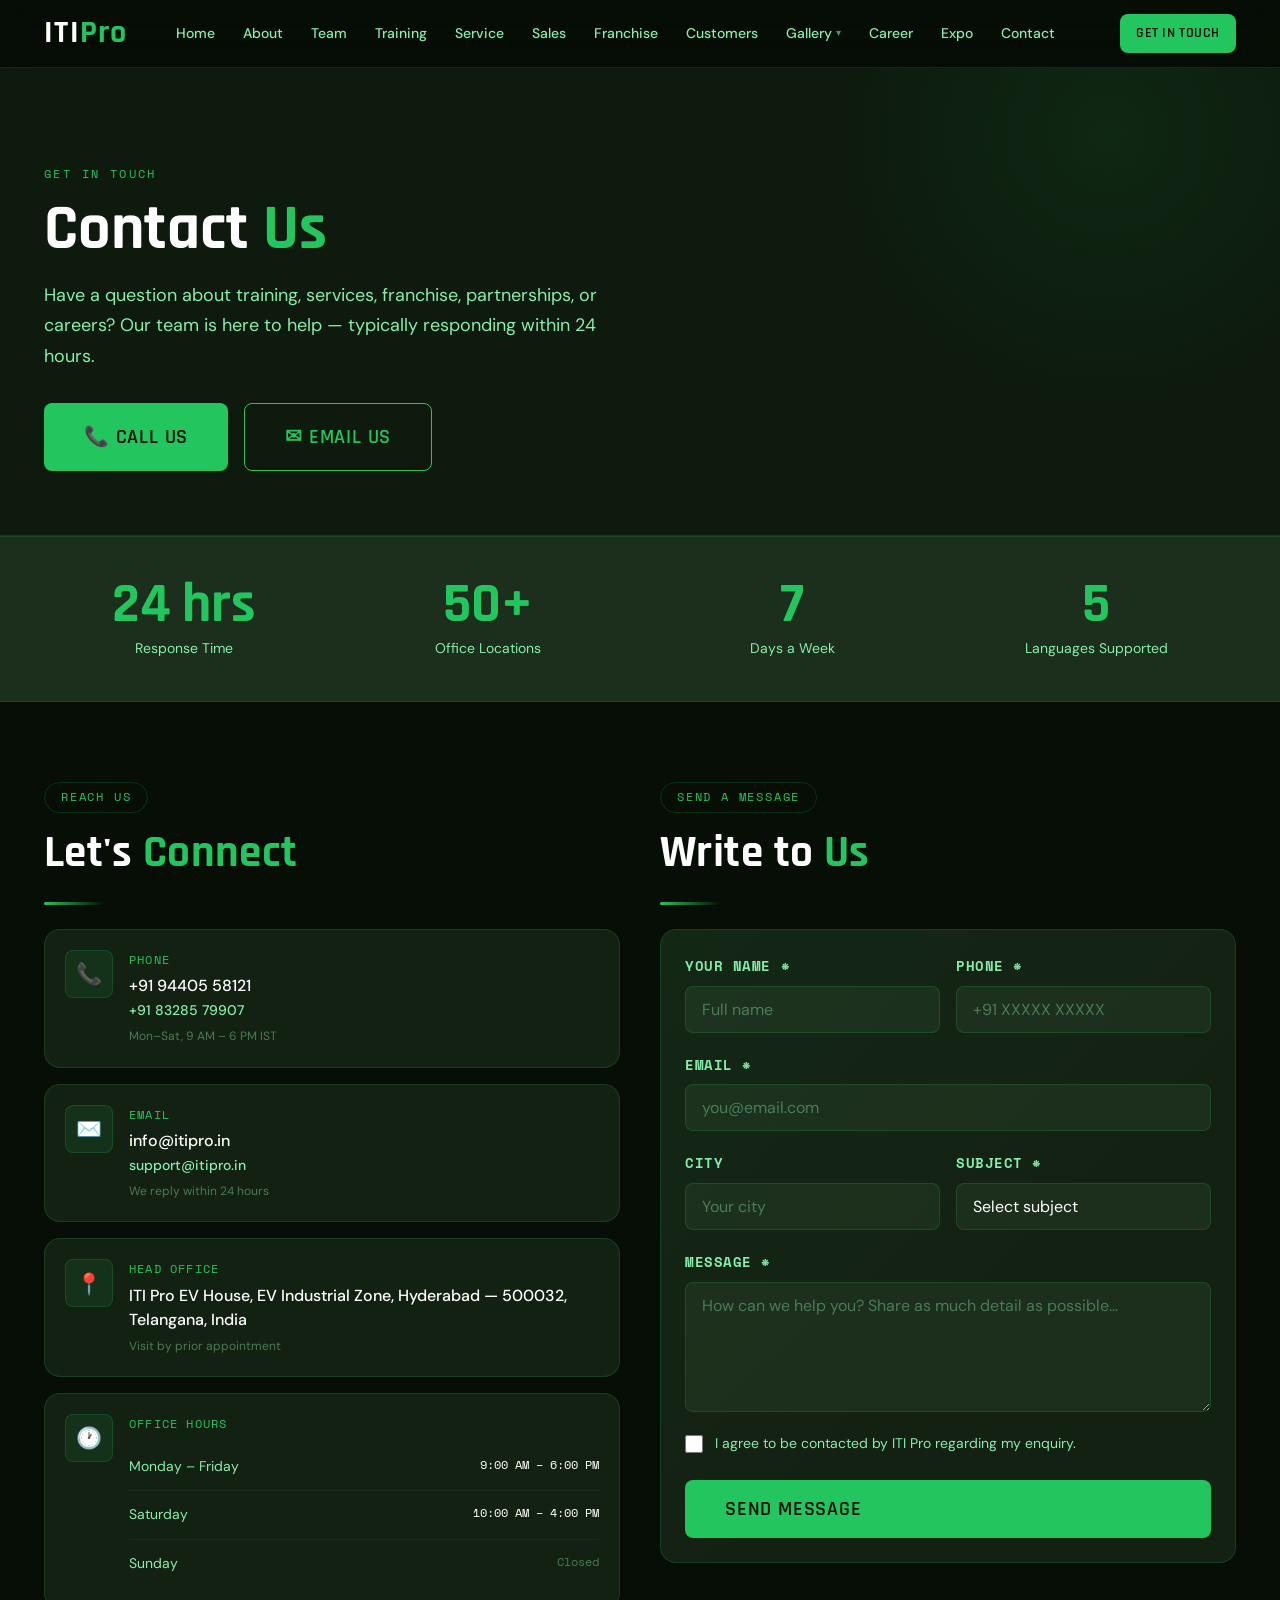
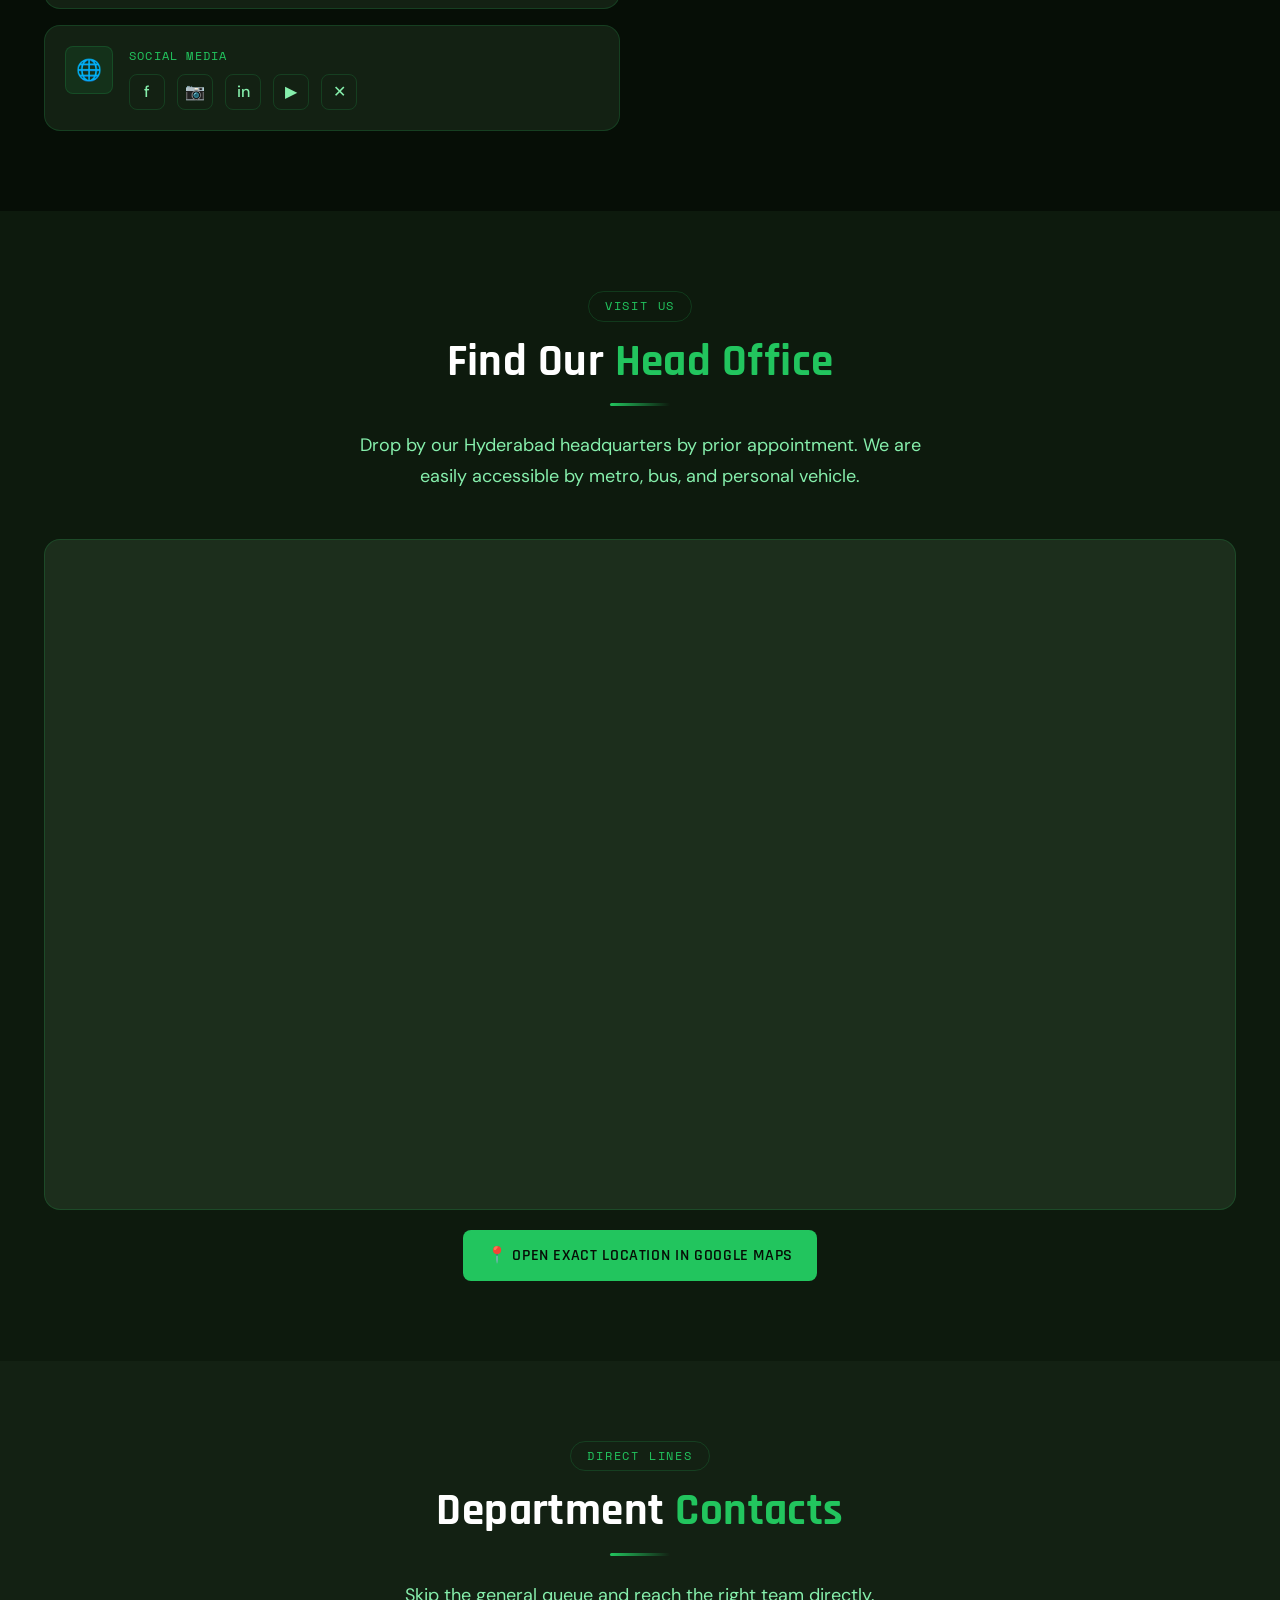
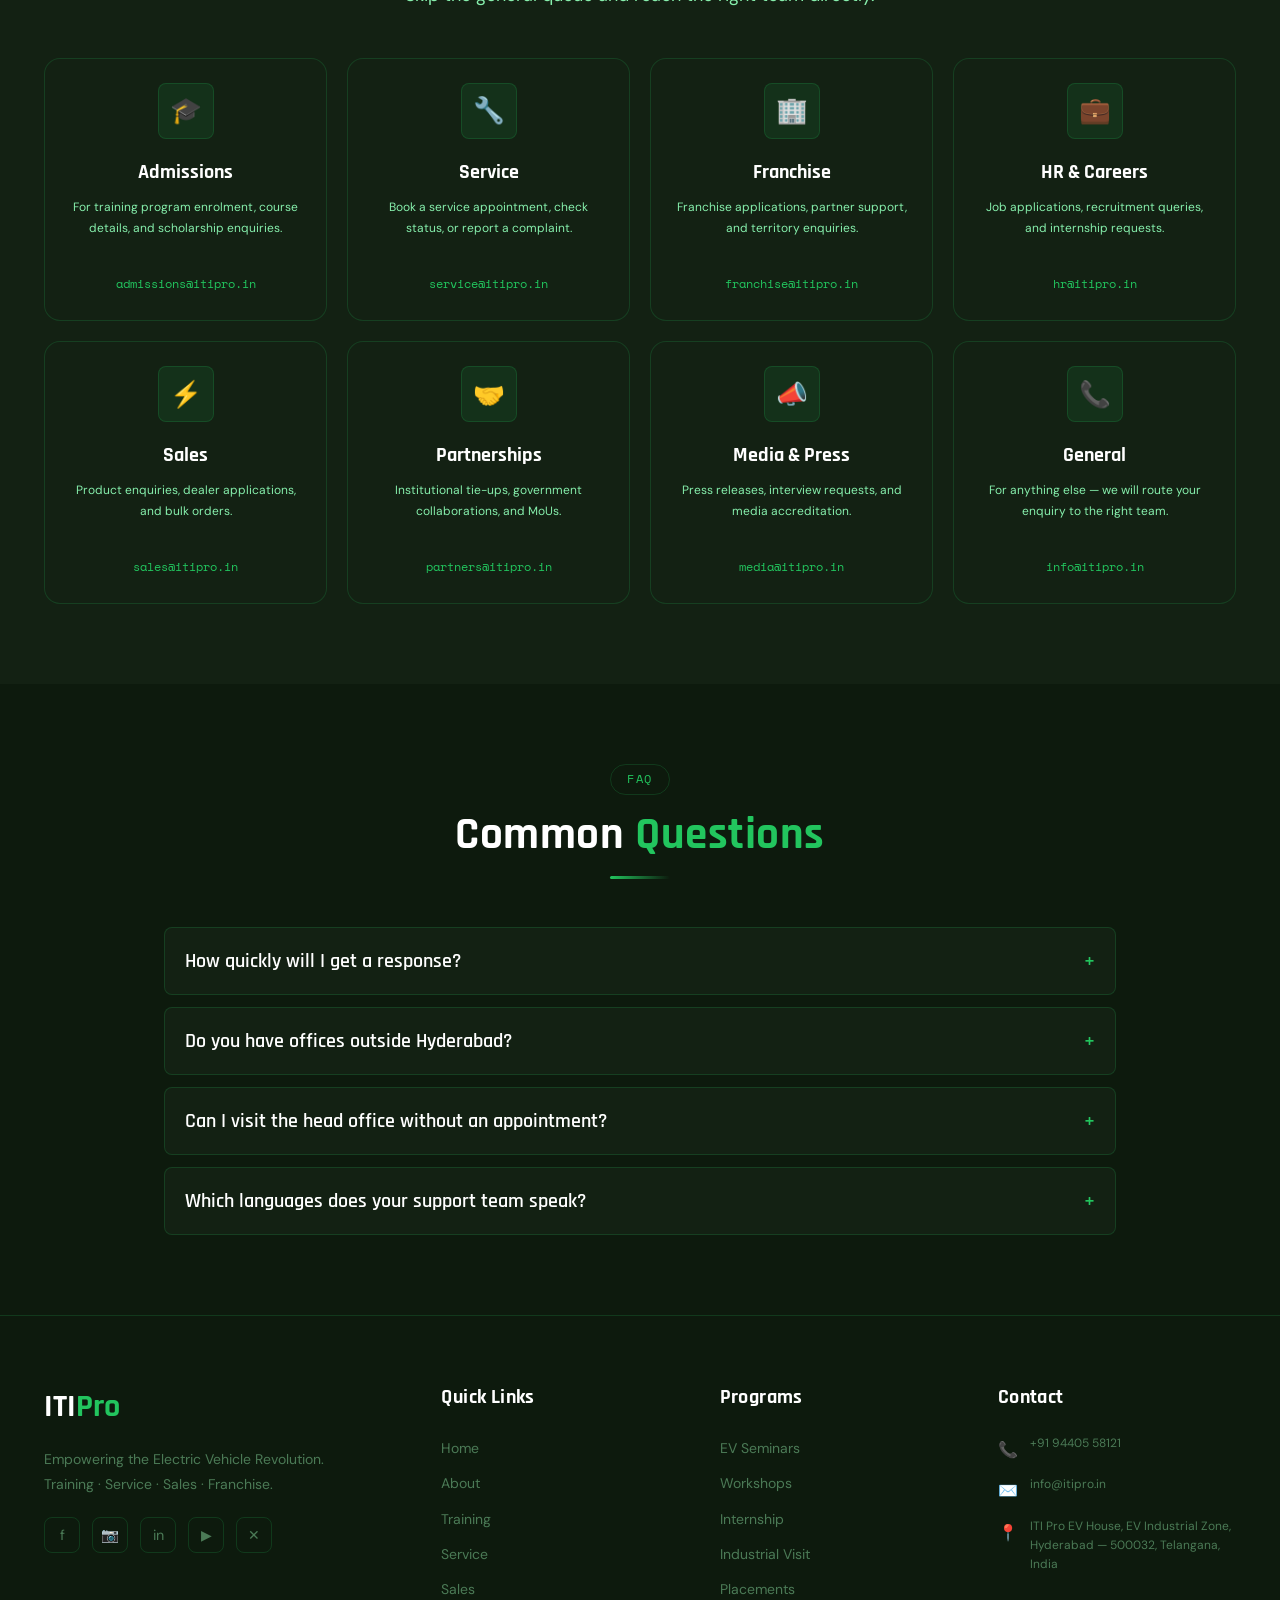
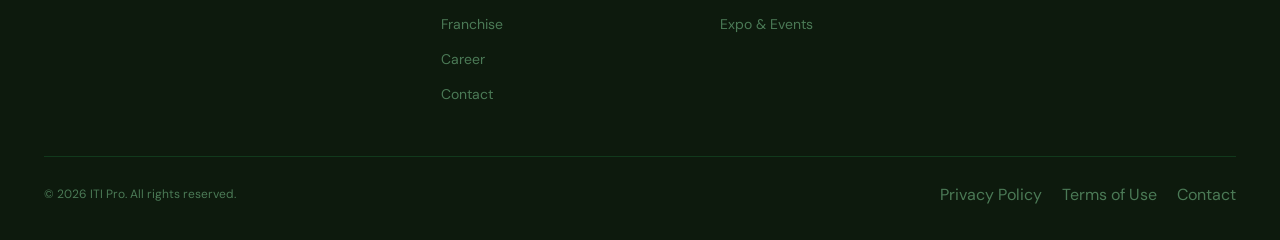
<file: pages/contact.html>
<!DOCTYPE html>
<html lang="en">
<head>
  <meta charset="UTF-8"/>
  <meta name="viewport" content="width=device-width, initial-scale=1.0"/>
  <meta name="page-title" content="Contact Us"/>
  <meta name="description" content="Contact ITI Pro — EV training, service, sales, franchise, and partnership enquiries. Reach our team across India."/>
  <link rel="stylesheet" href="../assets/css/style.css"/>
  <style>

    /* ── Contact info card ── */
    .contact-info-grid {
      display: grid;
      grid-template-columns: 1fr;
      gap: var(--sp-4);
    }
    .contact-info-card {
      background: var(--clr-dark-3);
      border: 1px solid var(--clr-border);
      border-radius: var(--r-lg);
      padding: var(--sp-5);
      display: flex;
      align-items: flex-start;
      gap: var(--sp-4);
      transition: all var(--transition);
    }
    .contact-info-card:hover { border-color: var(--clr-primary); transform: translateX(4px); }
    .cic-icon {
      width: 48px; height: 48px;
      background: rgba(34,197,94,.1);
      border: 1px solid var(--clr-border);
      border-radius: var(--r-md);
      display: flex;
      align-items: center;
      justify-content: center;
      font-size: 1.3rem;
      flex-shrink: 0;
    }
    .cic-body { flex: 1; min-width: 0; }
    .cic-label {
      font-family: var(--ff-mono);
      font-size: var(--fs-xs);
      text-transform: uppercase;
      letter-spacing: .1em;
      color: var(--clr-primary);
      margin-bottom: var(--sp-1);
    }
    .cic-value {
      font-size: var(--fs-base);
      color: var(--clr-white);
      font-weight: 500;
      line-height: 1.5;
      word-break: break-word;
    }
    .cic-value a { color: var(--clr-white); transition: color var(--transition); }
    .cic-value a:hover { color: var(--clr-primary); }
    .cic-sub { font-size: var(--fs-xs); color: var(--clr-text-dim); margin-top: var(--sp-1); }

    /* ── Map placeholder ── */
    .map-block {
      background: var(--clr-dark-4);
      border: 1px solid var(--clr-border);
      border-radius: var(--r-lg);
      overflow: hidden;
      position: relative;
      aspect-ratio: 16/9;
    }
    .map-placeholder {
      position: absolute;
      inset: 0;
      display: flex;
      flex-direction: column;
      align-items: center;
      justify-content: center;
      gap: var(--sp-3);
      background:
        radial-gradient(circle at 30% 40%, rgba(34,197,94,.08) 0%, transparent 50%),
        radial-gradient(circle at 70% 60%, rgba(250,204,21,.06) 0%, transparent 50%),
        var(--clr-dark-4);
      background-image:
        linear-gradient(rgba(34,197,94,.05) 1px, transparent 1px),
        linear-gradient(90deg, rgba(34,197,94,.05) 1px, transparent 1px);
      background-size: 40px 40px;
    }
    .map-placeholder .map-pin {
      width: 56px; height: 56px;
      border-radius: 50%;
      background: var(--clr-primary);
      color: var(--clr-dark);
      display: flex;
      align-items: center;
      justify-content: center;
      font-size: 1.6rem;
      box-shadow: 0 0 0 8px rgba(34,197,94,.2), 0 0 0 18px rgba(34,197,94,.08);
      animation: pulse-glow 2s infinite;
    }
    .map-placeholder .map-label {
      font-family: var(--ff-mono);
      font-size: var(--fs-xs);
      text-transform: uppercase;
      letter-spacing: .12em;
      color: var(--clr-text-dim);
    }
    .map-placeholder .map-address {
      font-size: var(--fs-sm);
      color: var(--clr-text-muted);
      max-width: 300px;
      text-align: center;
    }
    .map-note {
      font-size: var(--fs-xs);
      color: var(--clr-text-dim);
      font-family: var(--ff-mono);
      text-align: center;
      margin-top: var(--sp-3);
    }

    /* ── Department contact cards ── */
    .dept-grid {
      display: grid;
      grid-template-columns: repeat(4, 1fr);
      gap: var(--sp-5);
    }
    @media (max-width: 1024px) { .dept-grid { grid-template-columns: repeat(2, 1fr); } }
    @media (max-width: 540px)  { .dept-grid { grid-template-columns: 1fr; } }

    .dept-card {
      background: var(--clr-dark-3);
      border: 1px solid var(--clr-border);
      border-radius: var(--r-lg);
      padding: var(--sp-6);
      text-align: center;
      transition: all var(--transition);
    }
    .dept-card:hover {
      border-color: var(--clr-primary);
      transform: translateY(-4px);
      box-shadow: var(--shadow-md), var(--shadow-glow);
    }
    .dept-icon {
      width: 56px; height: 56px;
      margin: 0 auto var(--sp-4);
      background: rgba(34,197,94,.1);
      border: 1px solid var(--clr-border);
      border-radius: var(--r-md);
      display: flex;
      align-items: center;
      justify-content: center;
      font-size: 1.6rem;
    }
    .dept-title { font-family: var(--ff-display); font-size: var(--fs-lg); font-weight: 700; color: var(--clr-white); margin-bottom: var(--sp-2); }
    .dept-desc  { font-size: var(--fs-xs); color: var(--clr-text-muted); line-height: 1.7; margin-bottom: var(--sp-4); min-height: 56px; }
    .dept-link {
      font-family: var(--ff-mono);
      font-size: var(--fs-xs);
      color: var(--clr-primary);
      word-break: break-word;
    }

    /* ── Two-col responsive override ── */
    @media (max-width: 900px) {
      .contact-two-col { grid-template-columns: 1fr; }
    }

    /* ── Hours block ── */
    .hours-list {
      display: flex;
      flex-direction: column;
      gap: 0;
    }
    .hours-row {
      display: flex;
      justify-content: space-between;
      padding: var(--sp-3) 0;
      border-bottom: 1px solid rgba(255,255,255,.04);
      font-size: var(--fs-sm);
    }
    .hours-row:last-child { border-bottom: none; }
    .hours-row__day { color: var(--clr-text-muted); }
    .hours-row__time { color: var(--clr-white); font-family: var(--ff-mono); font-size: var(--fs-xs); }
    .hours-row__time.closed { color: var(--clr-text-dim); }
  </style>
</head>
<body>

<div id="header-placeholder"></div>
<div class="nav-spacer"></div>

<!-- ── PAGE HERO ── -->
<section class="page-hero">
  <div class="container">
    <p class="page-hero__eyebrow">Get in Touch</p>
    <h1 class="page-hero__title">Contact <span>Us</span></h1>
    <p class="page-hero__subtitle">Have a question about training, services, franchise, partnerships, or careers? Our team is here to help — typically responding within 24 hours.</p>
    <div class="btn-group mt-8">
      <a id="hero-phone-btn" href="tel:" class="btn btn--primary btn--lg">📞 Call Us</a>
      <a id="hero-email-btn" href="mailto:" class="btn btn--outline btn--lg">✉ Email Us</a>
    </div>
  </div>
</section>

<!-- ── QUICK STATS ── -->
<div style="background:var(--clr-dark-4); border-top:1px solid var(--clr-border); border-bottom:1px solid var(--clr-border); padding-block:var(--sp-10);">
  <div class="container">
    <div class="grid grid--4">
      <div class="stat-block"><div class="stat-block__number">24 hrs</div><div class="stat-block__label">Response Time</div></div>
      <div class="stat-block"><div class="stat-block__number">50+</div><div class="stat-block__label">Office Locations</div></div>
      <div class="stat-block"><div class="stat-block__number">7</div><div class="stat-block__label">Days a Week</div></div>
      <div class="stat-block"><div class="stat-block__number">5</div><div class="stat-block__label">Languages Supported</div></div>
    </div>
  </div>
</div>

<!-- ── CONTACT MAIN ── -->
<section class="section section--dark">
  <div class="container">
    <div class="two-col contact-two-col" style="align-items: flex-start; gap: var(--sp-10);">

      <!-- LEFT: contact info -->
      <div>
        <span class="section-label">Reach Us</span>
        <h2 class="section-title mb-6">Let's <span>Connect</span></h2>
        <div class="divider"></div>

        <div class="contact-info-grid mt-6">
          <div class="contact-info-card">
            <div class="cic-icon">📞</div>
            <div class="cic-body">
              <div class="cic-label">Phone</div>
              <div class="cic-value" id="ci-phone"></div>
              <div class="cic-sub">Mon–Sat, 9 AM – 6 PM IST</div>
            </div>
          </div>

          <div class="contact-info-card">
            <div class="cic-icon">✉️</div>
            <div class="cic-body">
              <div class="cic-label">Email</div>
              <div class="cic-value" id="ci-email"></div>
              <div class="cic-sub">We reply within 24 hours</div>
            </div>
          </div>

          <div class="contact-info-card">
            <div class="cic-icon">📍</div>
            <div class="cic-body">
              <div class="cic-label">Head Office</div>
              <div class="cic-value" id="ci-address"></div>
              <div class="cic-sub">Visit by prior appointment</div>
            </div>
          </div>

          <div class="contact-info-card">
            <div class="cic-icon">🕐</div>
            <div class="cic-body">
              <div class="cic-label">Office Hours</div>
              <div class="hours-list mt-2">
                <div class="hours-row"><span class="hours-row__day">Monday – Friday</span><span class="hours-row__time">9:00 AM – 6:00 PM</span></div>
                <div class="hours-row"><span class="hours-row__day">Saturday</span><span class="hours-row__time">10:00 AM – 4:00 PM</span></div>
                <div class="hours-row"><span class="hours-row__day">Sunday</span><span class="hours-row__time closed">Closed</span></div>
              </div>
            </div>
          </div>

          <div class="contact-info-card">
            <div class="cic-icon">🌐</div>
            <div class="cic-body">
              <div class="cic-label">Social Media</div>
              <div class="cic-value" style="display:flex; flex-wrap:wrap; gap:var(--sp-3); margin-top:var(--sp-2);" id="ci-social"></div>
            </div>
          </div>
        </div>
      </div>

      <!-- RIGHT: contact form -->
      <div>
        <span class="section-label">Send a Message</span>
        <h2 class="section-title mb-6">Write to <span>Us</span></h2>
        <div class="divider"></div>

        <div class="card mt-6" style="padding: var(--sp-6);">
          <div class="form-grid">
            <div class="form-group">
              <label class="form-label">Your Name *</label>
              <input class="form-input" type="text" placeholder="Full name"/>
            </div>
            <div class="form-group">
              <label class="form-label">Phone *</label>
              <input class="form-input" type="tel" placeholder="+91 XXXXX XXXXX"/>
            </div>
          </div>

          <div class="form-group">
            <label class="form-label">Email *</label>
            <input class="form-input" type="email" placeholder="you@email.com"/>
          </div>

          <div class="form-grid">
            <div class="form-group">
              <label class="form-label">City</label>
              <input class="form-input" type="text" placeholder="Your city"/>
            </div>
            <div class="form-group">
              <label class="form-label">Subject *</label>
              <select class="form-select">
                <option value="">Select subject</option>
                <option>Training Enquiry</option>
                <option>Service Booking</option>
                <option>Franchise Enquiry</option>
                <option>Sales / Dealership</option>
                <option>Career / HR</option>
                <option>Partnership / Tie-up</option>
                <option>Media / Press</option>
                <option>Other</option>
              </select>
            </div>
          </div>

          <div class="form-group">
            <label class="form-label">Message *</label>
            <textarea class="form-textarea" placeholder="How can we help you? Share as much detail as possible..."></textarea>
          </div>

          <div style="display:flex; align-items:center; gap:var(--sp-3); margin-bottom:var(--sp-6);">
            <input type="checkbox" id="agree-contact" style="width:18px; height:18px; accent-color:var(--clr-primary); flex-shrink:0;"/>
            <label for="agree-contact" style="font-size:var(--fs-sm); color:var(--clr-text-muted); cursor:pointer;">I agree to be contacted by ITI Pro regarding my enquiry.</label>
          </div>

          <button class="btn btn--primary w-full btn--lg"
            onclick="alert('Thank you! Your message has been received. Our team will respond within 24 hours.')">
            Send Message
          </button>
        </div>
      </div>

    </div>
  </div>
</section>

<!-- ── MAP SECTION ── -->
<section class="section section--dark2">
  <div class="container">
    <div class="section-header section-header--center">
      <span class="section-label">Visit Us</span>
      <h2 class="section-title">Find Our <span>Head Office</span></h2>
      <div class="divider"></div>
      <p class="section-subtitle">Drop by our Hyderabad headquarters by prior appointment. We are easily accessible by metro, bus, and personal vehicle.</p>
    </div>

    <div class="map-block">
      <iframe id="map-frame" title="ITI Pro location on Google Maps" width="100%" height="100%"
              style="position:absolute; inset:0; border:0;"
              loading="lazy" referrerpolicy="no-referrer-when-downgrade"
              allowfullscreen></iframe>
    </div>

    <p class="map-note" style="margin-top:var(--sp-5);">
      <a id="map-directions" href="#" target="_blank" rel="noopener" class="btn btn--primary">📍 Open Exact Location in Google Maps</a>
    </p>
  </div>
</section>

<!-- ── DEPARTMENT CONTACTS ── -->
<section class="section section--dark3">
  <div class="container">
    <div class="section-header section-header--center">
      <span class="section-label">Direct Lines</span>
      <h2 class="section-title">Department <span>Contacts</span></h2>
      <div class="divider"></div>
      <p class="section-subtitle">Skip the general queue and reach the right team directly.</p>
    </div>
    <div class="dept-grid">
      <div class="dept-card">
        <div class="dept-icon">🎓</div>
        <div class="dept-title">Admissions</div>
        <p class="dept-desc">For training program enrolment, course details, and scholarship enquiries.</p>
        <a href="mailto:admissions@itipro.in" class="dept-link">admissions@itipro.in</a>
      </div>
      <div class="dept-card">
        <div class="dept-icon">🔧</div>
        <div class="dept-title">Service</div>
        <p class="dept-desc">Book a service appointment, check status, or report a complaint.</p>
        <a href="mailto:service@itipro.in" class="dept-link">service@itipro.in</a>
      </div>
      <div class="dept-card">
        <div class="dept-icon">🏢</div>
        <div class="dept-title">Franchise</div>
        <p class="dept-desc">Franchise applications, partner support, and territory enquiries.</p>
        <a href="mailto:franchise@itipro.in" class="dept-link">franchise@itipro.in</a>
      </div>
      <div class="dept-card">
        <div class="dept-icon">💼</div>
        <div class="dept-title">HR &amp; Careers</div>
        <p class="dept-desc">Job applications, recruitment queries, and internship requests.</p>
        <a href="mailto:hr@itipro.in" class="dept-link">hr@itipro.in</a>
      </div>
      <div class="dept-card">
        <div class="dept-icon">⚡</div>
        <div class="dept-title">Sales</div>
        <p class="dept-desc">Product enquiries, dealer applications, and bulk orders.</p>
        <a href="mailto:sales@itipro.in" class="dept-link">sales@itipro.in</a>
      </div>
      <div class="dept-card">
        <div class="dept-icon">🤝</div>
        <div class="dept-title">Partnerships</div>
        <p class="dept-desc">Institutional tie-ups, government collaborations, and MoUs.</p>
        <a href="mailto:partners@itipro.in" class="dept-link">partners@itipro.in</a>
      </div>
      <div class="dept-card">
        <div class="dept-icon">📣</div>
        <div class="dept-title">Media &amp; Press</div>
        <p class="dept-desc">Press releases, interview requests, and media accreditation.</p>
        <a href="mailto:media@itipro.in" class="dept-link">media@itipro.in</a>
      </div>
      <div class="dept-card">
        <div class="dept-icon">📞</div>
        <div class="dept-title">General</div>
        <p class="dept-desc">For anything else — we will route your enquiry to the right team.</p>
        <a id="ci-general-email" href="mailto:" class="dept-link"></a>
      </div>
    </div>
  </div>
</section>

<!-- ── FAQ ── -->
<section class="section section--dark2">
  <div class="container container--md">
    <div class="section-header section-header--center">
      <span class="section-label">FAQ</span>
      <h2 class="section-title">Common <span>Questions</span></h2>
      <div class="divider"></div>
    </div>
    <div class="accordion">
      <div class="accordion-item">
        <div class="accordion-header">How quickly will I get a response?<span class="accordion-icon">+</span></div>
        <div class="accordion-body"><div class="accordion-body-inner">Most enquiries are responded to within 24 hours on business days. Service booking requests are typically confirmed within 2 hours during office hours. Franchise enquiries receive a callback within 2 working days from the franchise team.</div></div>
      </div>
      <div class="accordion-item">
        <div class="accordion-header">Do you have offices outside Hyderabad?<span class="accordion-icon">+</span></div>
        <div class="accordion-body"><div class="accordion-body-inner">Yes. While our head office is in Hyderabad, we have 50+ franchise and company-owned centres across 12+ states including Karnataka, Tamil Nadu, Andhra Pradesh, Telangana, Maharashtra, Gujarat, and Delhi NCR. Contact us to find your nearest centre.</div></div>
      </div>
      <div class="accordion-item">
        <div class="accordion-header">Can I visit the head office without an appointment?<span class="accordion-icon">+</span></div>
        <div class="accordion-body"><div class="accordion-body-inner">We recommend booking an appointment to ensure the right team member is available for you. Walk-ins are welcome during office hours for general enquiries, but specialist meetings (franchise, partnerships, media) require prior scheduling.</div></div>
      </div>
      <div class="accordion-item">
        <div class="accordion-header">Which languages does your support team speak?<span class="accordion-icon">+</span></div>
        <div class="accordion-body"><div class="accordion-body-inner">Our central support team works in English, Hindi, Telugu, Tamil, and Kannada. Centre-level support in other regional languages is available at the respective franchise locations.</div></div>
      </div>
    </div>
  </div>
</section>

<div id="footer-placeholder"></div>
<script src="../assets/js/config.js"></script>
<script src="../assets/js/main.js"></script>
<script>
(function() {
  if (typeof SITE === 'undefined') return;

  // Hero buttons
  document.getElementById('hero-phone-btn').setAttribute('href', 'tel:' + SITE.phone);
  document.getElementById('hero-email-btn').setAttribute('href', 'mailto:' + SITE.email);

  // Contact info cards
  document.getElementById('ci-phone').innerHTML =
    '<a href="tel:' + SITE.phone + '">' + SITE.phone + '</a><br>' +
    '<a href="tel:' + SITE.phoneAlt + '" style="font-size:var(--fs-sm); color:var(--clr-text-muted);">' + SITE.phoneAlt + '</a>';
  document.getElementById('ci-email').innerHTML =
    '<a href="mailto:' + SITE.email + '">' + SITE.email + '</a><br>' +
    '<a href="mailto:' + SITE.emailSupport + '" style="font-size:var(--fs-sm); color:var(--clr-text-muted);">' + SITE.emailSupport + '</a>';
  document.getElementById('ci-address').textContent = SITE.address;

  // Google Map embed + directions
  var mapFrame = document.getElementById('map-frame');
  if (mapFrame && SITE.mapEmbed) mapFrame.src = SITE.mapEmbed;
  var dirBtn = document.getElementById('map-directions');
  if (dirBtn && SITE.mapLink) dirBtn.href = SITE.mapLink;

  // Social links
  var socialWrap = document.getElementById('ci-social');
  var socialIcons = { facebook: 'f', instagram: '📷', linkedin: 'in', youtube: '▶', twitter: '✕' };
  Object.keys(SITE.social).forEach(function(key) {
    var a = document.createElement('a');
    a.href = SITE.social[key];
    a.target = '_blank';
    a.rel = 'noopener';
    a.setAttribute('aria-label', key);
    a.style.cssText = 'width:36px; height:36px; display:flex; align-items:center; justify-content:center; border:1px solid var(--clr-border); border-radius:var(--r-md); color:var(--clr-text-muted); transition:all var(--transition);';
    a.textContent = socialIcons[key] || '●';
    a.addEventListener('mouseenter', function() { this.style.borderColor = 'var(--clr-primary)'; this.style.color = 'var(--clr-primary)'; });
    a.addEventListener('mouseleave', function() { this.style.borderColor = 'var(--clr-border)';  this.style.color = 'var(--clr-text-muted)'; });
    socialWrap.appendChild(a);
  });

  // General email department card
  var genEmail = document.getElementById('ci-general-email');
  genEmail.textContent = SITE.email;
  genEmail.setAttribute('href', 'mailto:' + SITE.email);
})();
</script>
</body>
</html>
</file>
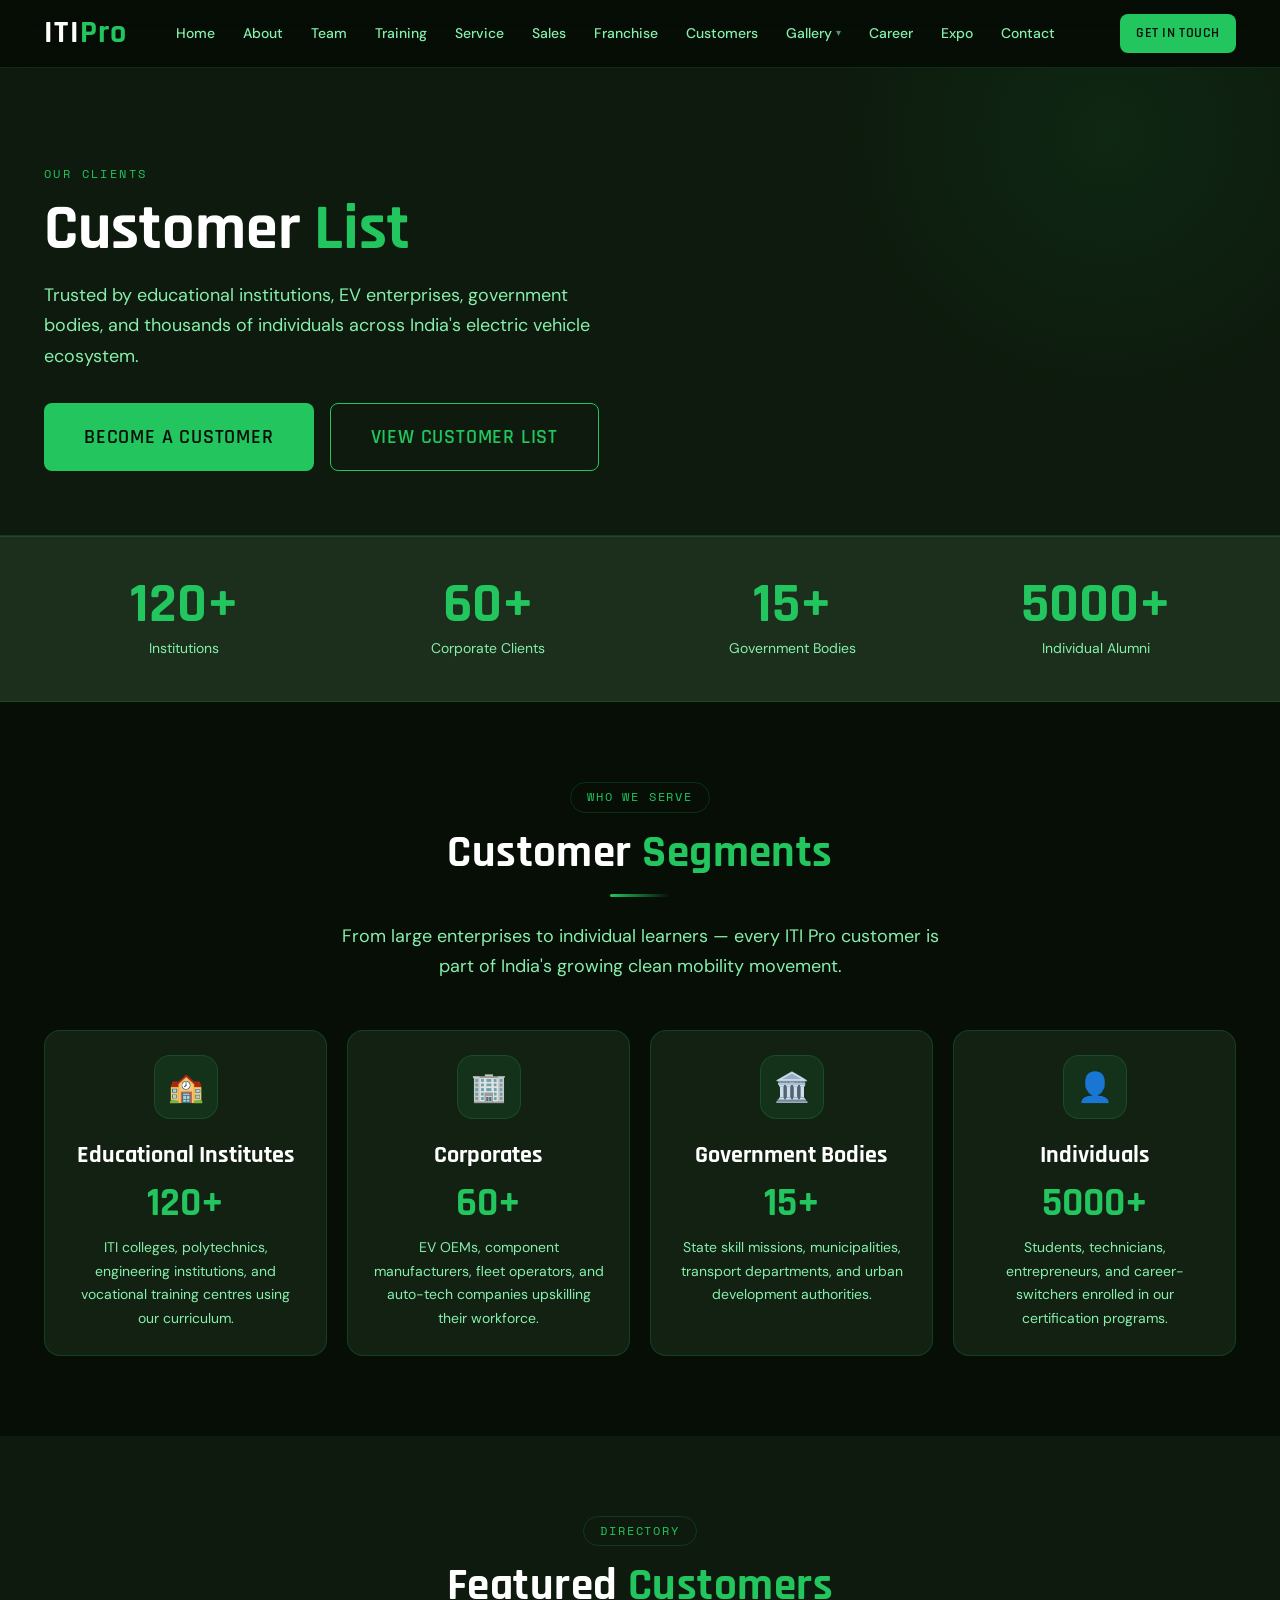
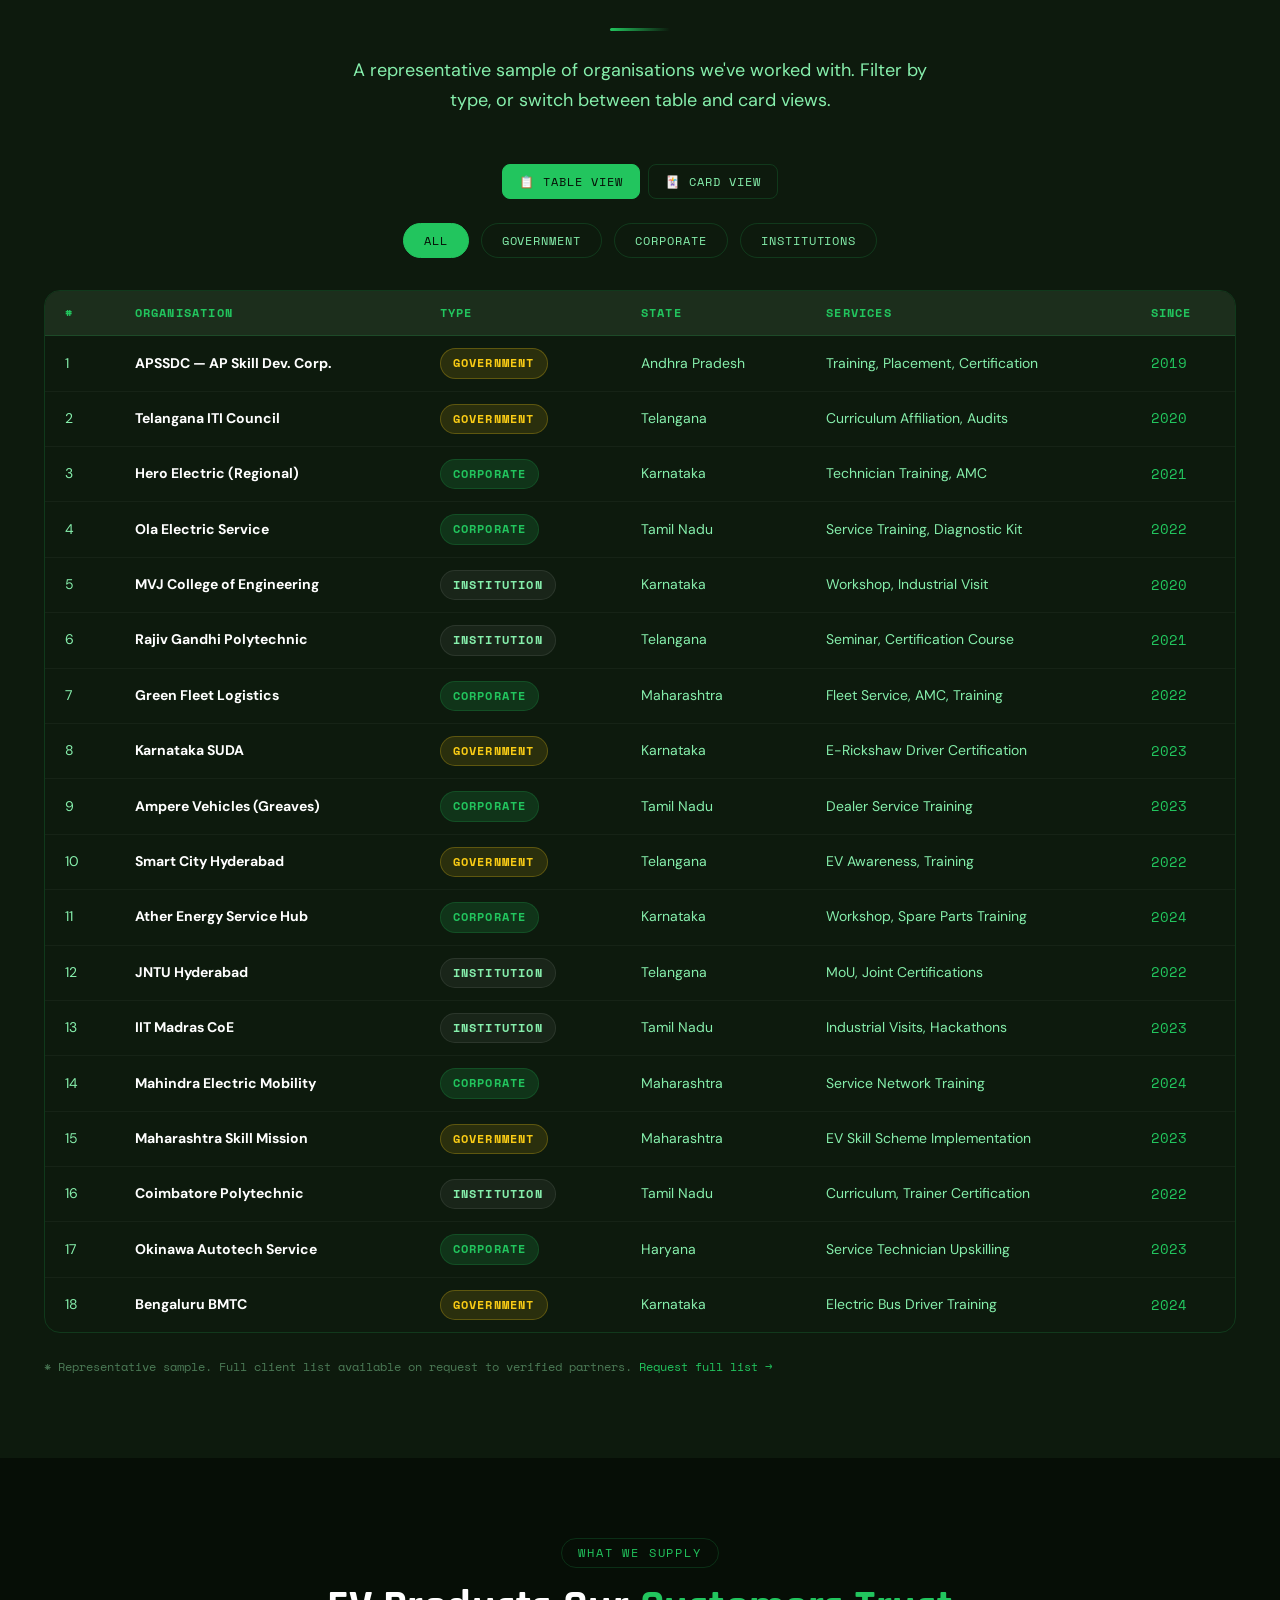
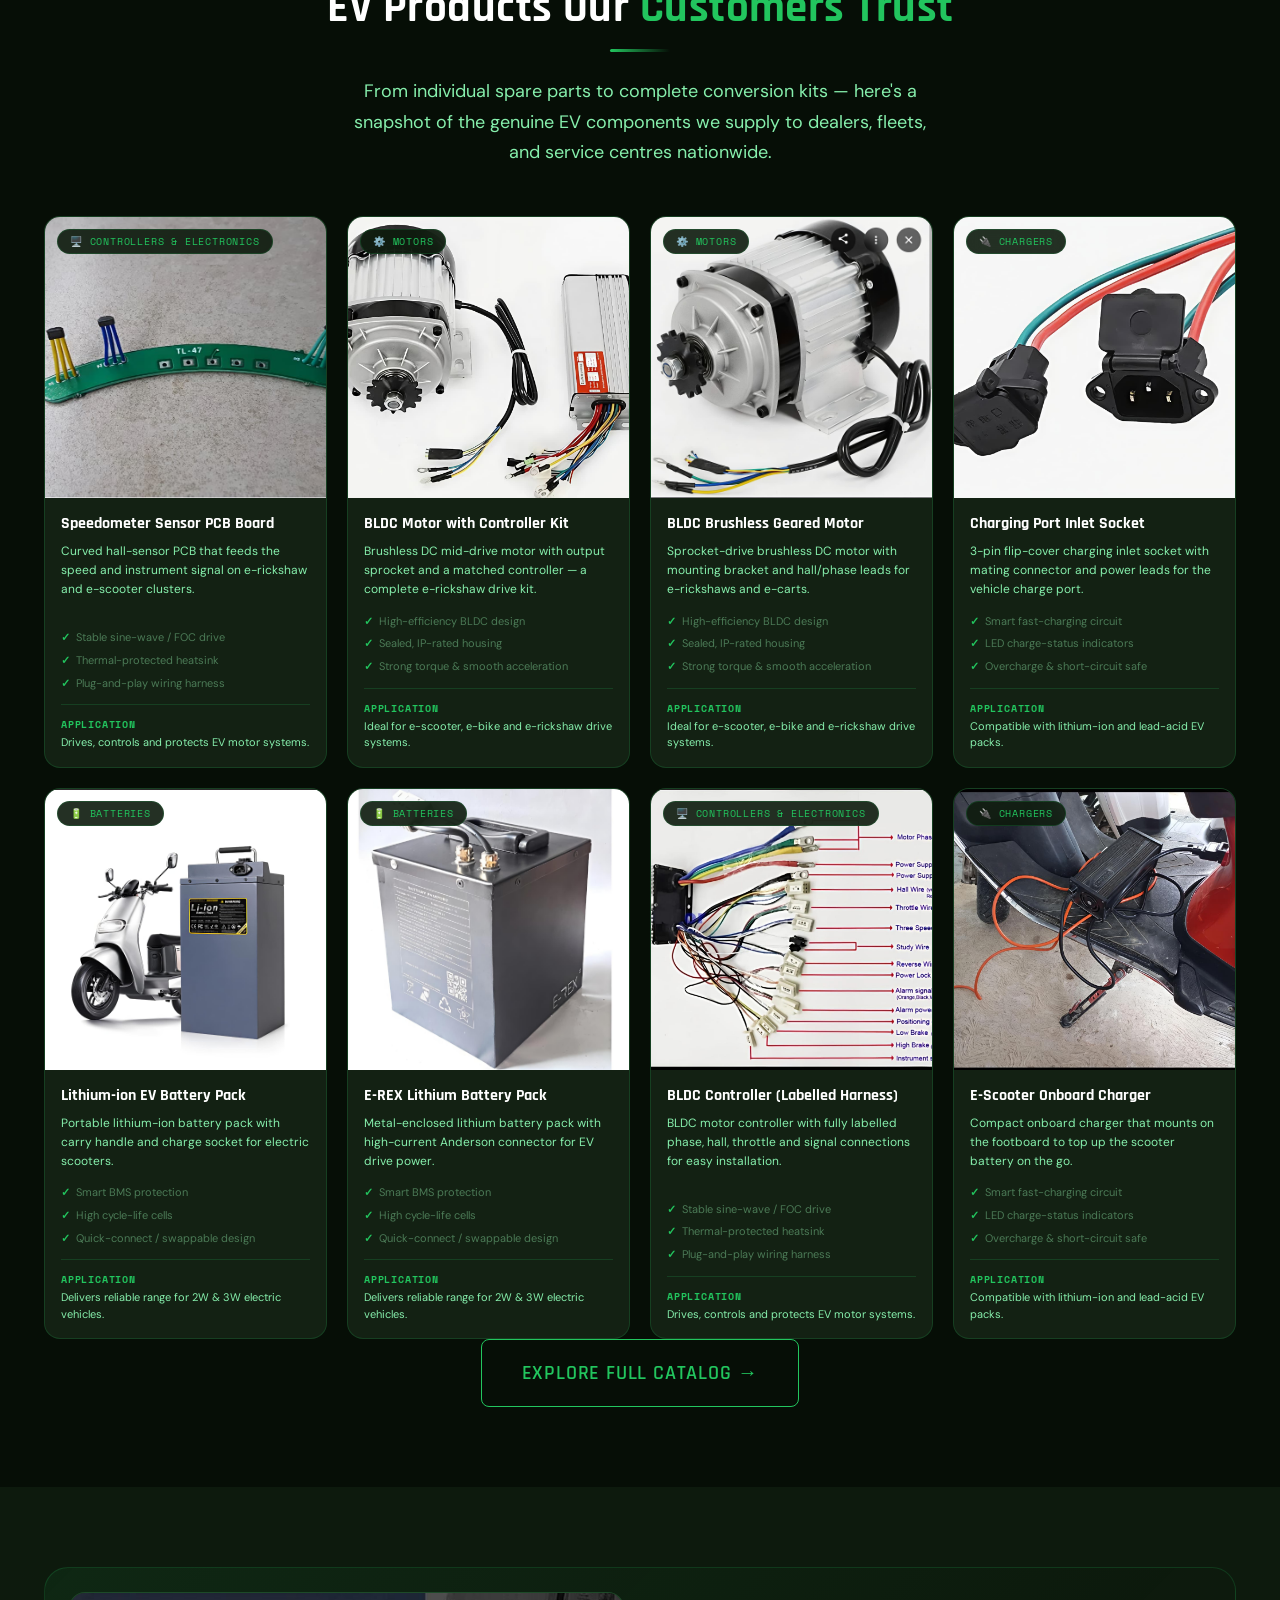
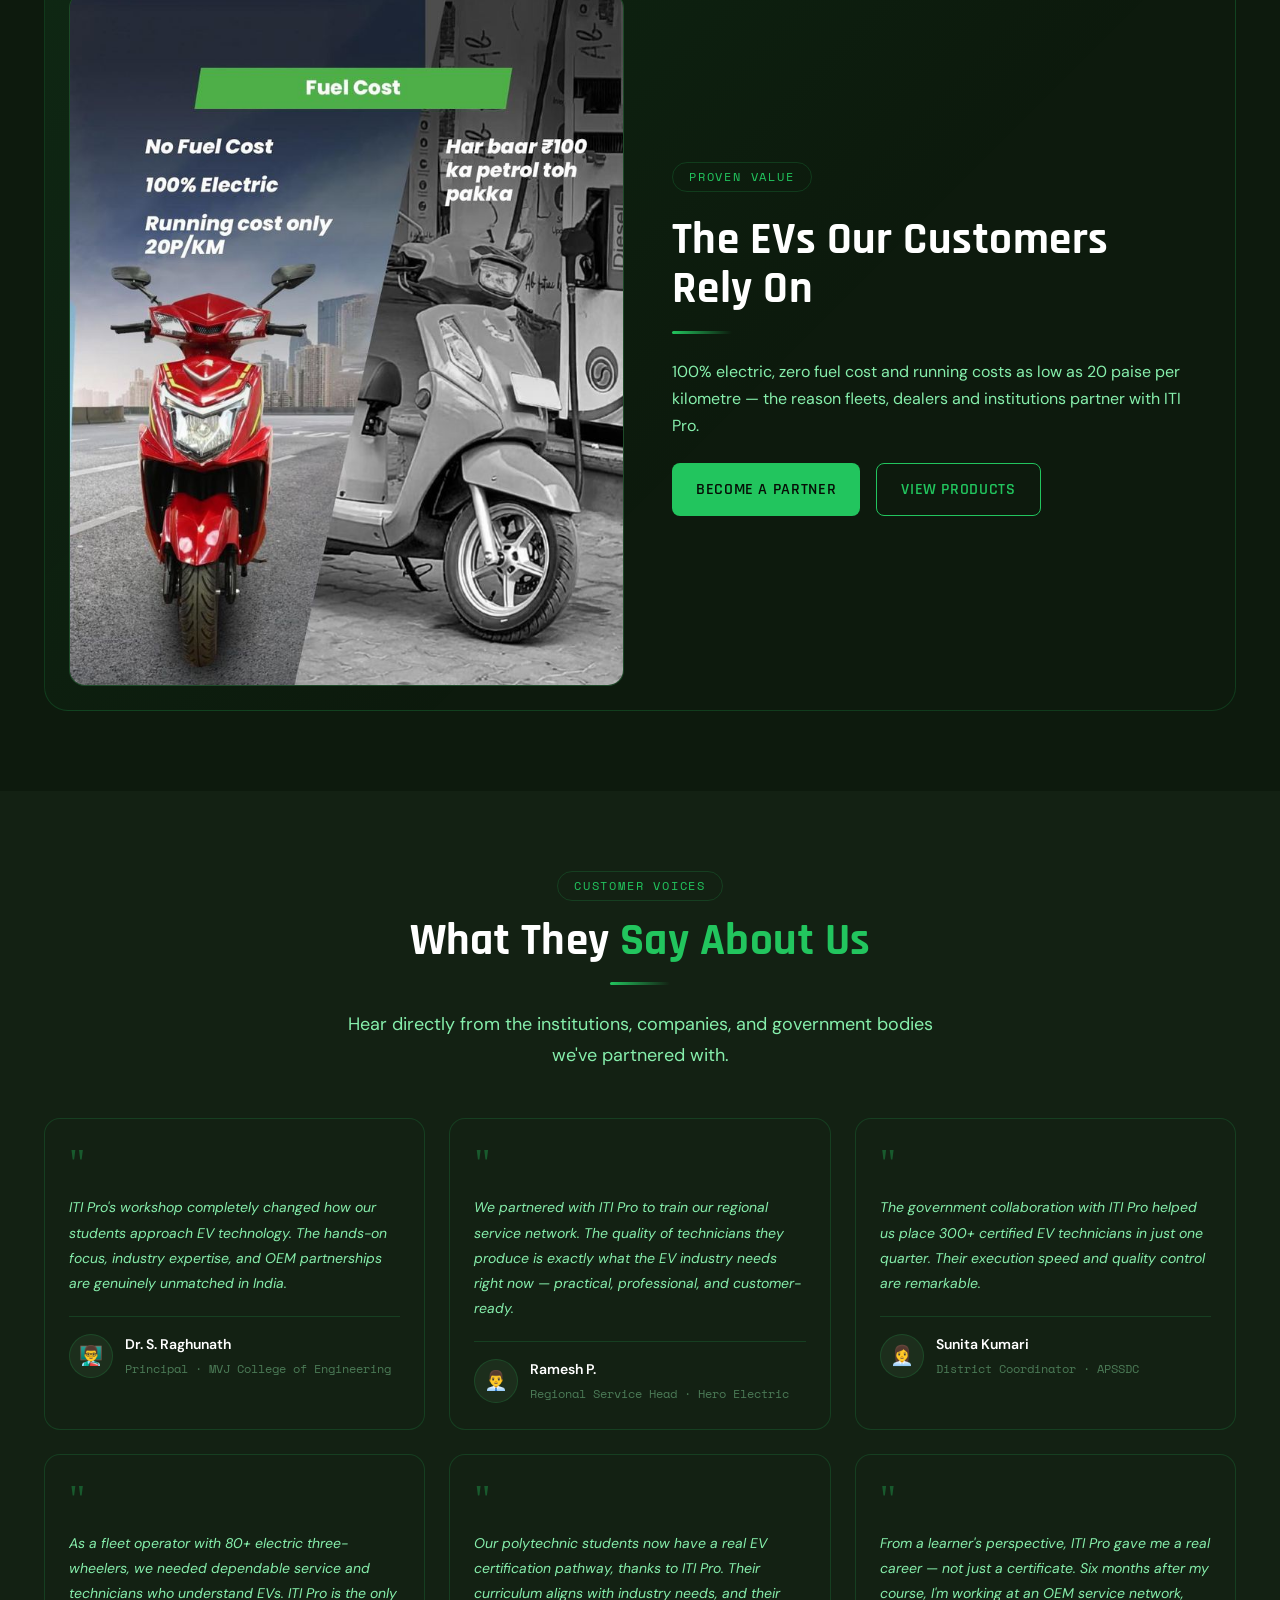
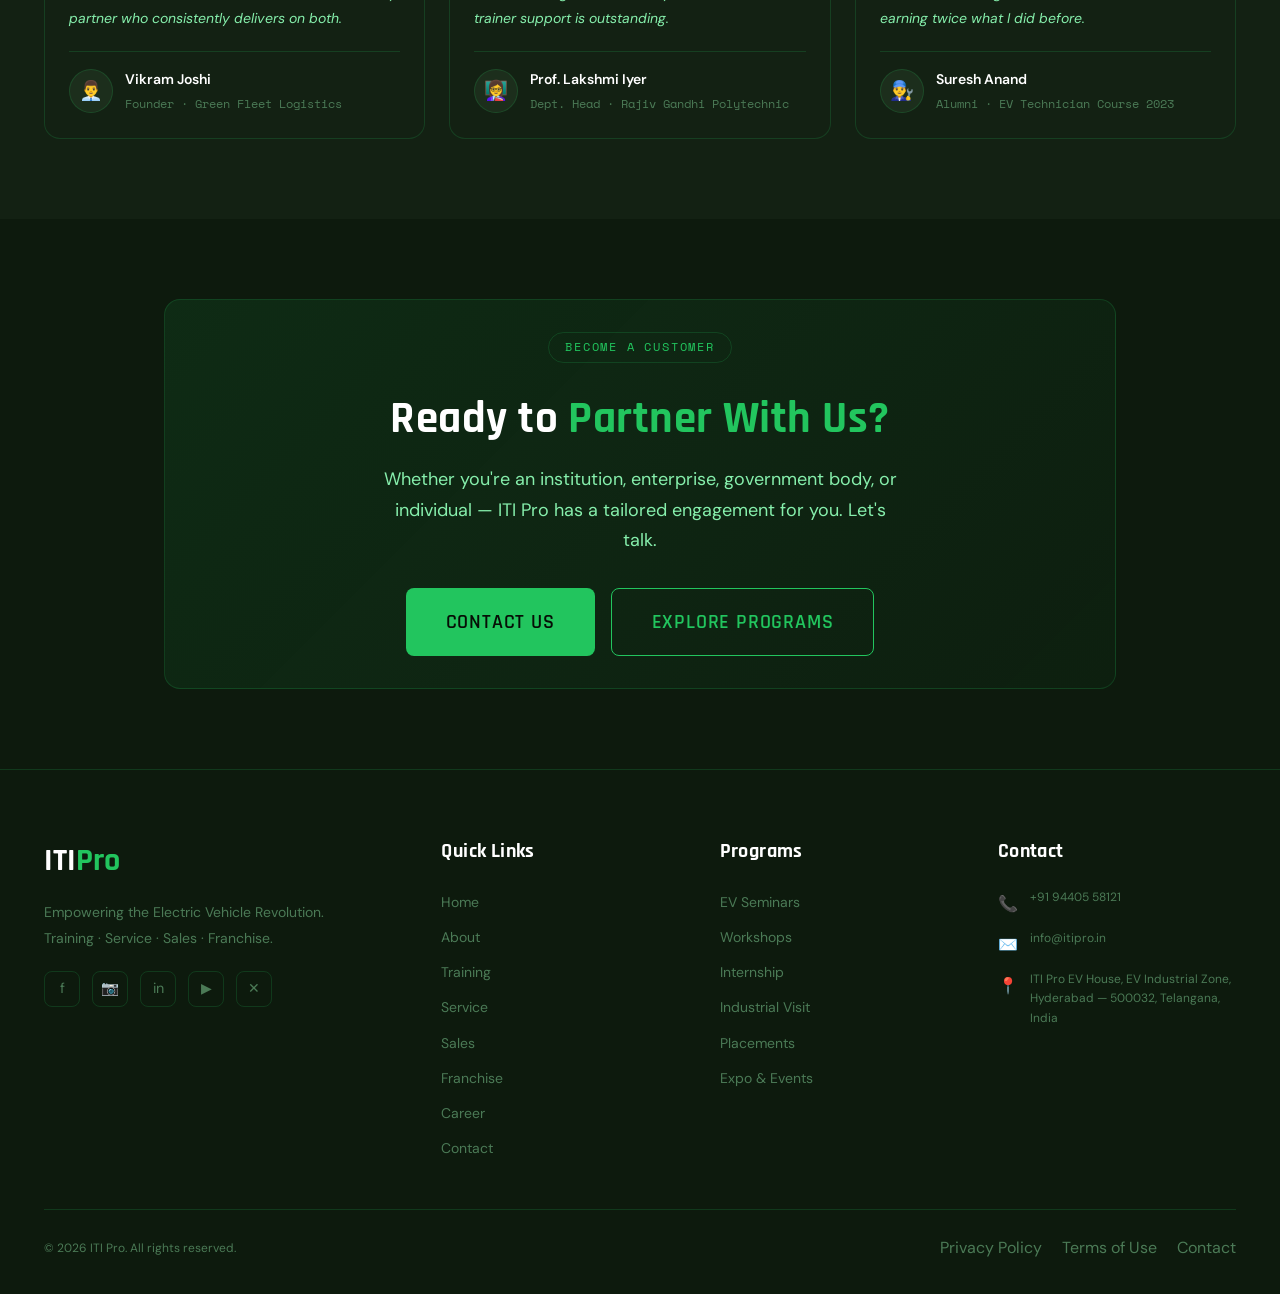
<file: pages/customers.html>
<!DOCTYPE html>
<html lang="en">
<head>
  <meta charset="UTF-8"/>
  <meta name="viewport" content="width=device-width, initial-scale=1.0"/>
  <meta name="page-title" content="Customer List"/>
  <meta name="description" content="ITI Pro customers — institutions, enterprises, government bodies, and individuals across India's EV ecosystem."/>
  <link rel="stylesheet" href="../assets/css/style.css"/>
  <style>

    /* ── Segment cards ── */
    .segment-grid {
      display: grid;
      grid-template-columns: repeat(4, 1fr);
      gap: var(--sp-5);
    }
    @media (max-width: 1024px) { .segment-grid { grid-template-columns: repeat(2, 1fr); } }
    @media (max-width: 540px)  { .segment-grid { grid-template-columns: 1fr; } }

    .segment-card {
      background: var(--clr-dark-3);
      border: 1px solid var(--clr-border);
      border-radius: var(--r-lg);
      padding: var(--sp-6);
      text-align: center;
      transition: all var(--transition);
      position: relative;
      overflow: hidden;
    }
    .segment-card::before {
      content: '';
      position: absolute;
      top: 0; left: 0; right: 0;
      height: 3px;
      background: linear-gradient(90deg, var(--clr-primary), transparent);
      opacity: 0;
      transition: opacity var(--transition);
    }
    .segment-card:hover { border-color: var(--clr-primary); transform: translateY(-4px); box-shadow: var(--shadow-md), var(--shadow-glow); }
    .segment-card:hover::before { opacity: 1; }
    .seg-icon {
      width: 64px; height: 64px;
      margin: 0 auto var(--sp-4);
      background: rgba(34,197,94,.1);
      border: 1px solid var(--clr-border);
      border-radius: var(--r-lg);
      display: flex;
      align-items: center;
      justify-content: center;
      font-size: 1.8rem;
    }
    .seg-title { font-family: var(--ff-display); font-size: var(--fs-xl); font-weight: 700; color: var(--clr-white); margin-bottom: var(--sp-2); }
    .seg-count { font-family: var(--ff-display); font-size: var(--fs-3xl); font-weight: 700; color: var(--clr-primary); line-height: 1; margin-bottom: var(--sp-3); }
    .seg-text { font-size: var(--fs-sm); color: var(--clr-text-muted); line-height: 1.7; }

    /* ── Customer filter ── */
    .cust-filter {
      display: flex;
      flex-wrap: wrap;
      gap: var(--sp-3);
      margin-bottom: var(--sp-8);
      justify-content: center;
    }
    .cust-filter-btn {
      padding: var(--sp-2) var(--sp-5);
      border-radius: var(--r-full);
      border: 1px solid var(--clr-border);
      color: var(--clr-text-muted);
      font-family: var(--ff-mono);
      font-size: var(--fs-xs);
      text-transform: uppercase;
      letter-spacing: .08em;
      cursor: pointer;
      transition: all var(--transition);
      background: transparent;
    }
    .cust-filter-btn:hover, .cust-filter-btn.active {
      background: var(--clr-primary);
      color: var(--clr-dark);
      border-color: var(--clr-primary);
    }

    /* ── Customer card grid (alternative view) ── */
    .customer-grid {
      display: grid;
      grid-template-columns: repeat(3, 1fr);
      gap: var(--sp-4);
    }
    @media (max-width: 900px) { .customer-grid { grid-template-columns: repeat(2, 1fr); } }
    @media (max-width: 560px) { .customer-grid { grid-template-columns: 1fr; } }

    .customer-card {
      background: var(--clr-dark-3);
      border: 1px solid var(--clr-border);
      border-radius: var(--r-lg);
      padding: var(--sp-5);
      transition: all var(--transition);
      display: flex;
      flex-direction: column;
      gap: var(--sp-3);
    }
    .customer-card.hidden { display: none; }
    .customer-card:hover { border-color: var(--clr-primary); transform: translateY(-3px); }
    .cc-header {
      display: flex;
      align-items: flex-start;
      justify-content: space-between;
      gap: var(--sp-3);
    }
    .cc-logo {
      width: 44px; height: 44px;
      background: var(--clr-dark-4);
      border: 1px solid var(--clr-border);
      border-radius: var(--r-md);
      display: flex;
      align-items: center;
      justify-content: center;
      font-family: var(--ff-display);
      font-weight: 700;
      color: var(--clr-primary);
      font-size: var(--fs-md);
      flex-shrink: 0;
    }
    .cc-name { font-family: var(--ff-display); font-size: var(--fs-md); font-weight: 700; color: var(--clr-white); line-height: 1.3; margin-bottom: 2px; }
    .cc-loc { font-size: var(--fs-xs); color: var(--clr-text-dim); font-family: var(--ff-mono); }
    .cc-meta { display: flex; flex-wrap: wrap; gap: var(--sp-2); }
    .cc-services { font-size: var(--fs-xs); color: var(--clr-text-muted); line-height: 1.6; padding-top: var(--sp-3); border-top: 1px solid rgba(255,255,255,.04); }
    .cc-services-label { font-family: var(--ff-mono); font-size: 10px; text-transform: uppercase; letter-spacing: .08em; color: var(--clr-text-dim); margin-bottom: var(--sp-1); display: block; }

    /* ── View toggle ── */
    .view-toggle {
      display: flex;
      gap: var(--sp-2);
      justify-content: center;
      margin-bottom: var(--sp-6);
    }
    .view-toggle button {
      padding: var(--sp-2) var(--sp-4);
      border-radius: var(--r-md);
      border: 1px solid var(--clr-border);
      background: transparent;
      color: var(--clr-text-muted);
      font-family: var(--ff-mono);
      font-size: var(--fs-xs);
      text-transform: uppercase;
      letter-spacing: .08em;
      cursor: pointer;
      transition: all var(--transition);
    }
    .view-toggle button.active {
      background: var(--clr-primary);
      color: var(--clr-dark);
      border-color: var(--clr-primary);
    }

    /* ── Testimonial card ── */
    .testimonial-card {
      background: var(--clr-dark-3);
      border: 1px solid var(--clr-border);
      border-radius: var(--r-lg);
      padding: var(--sp-6);
      transition: all var(--transition);
    }
    .testimonial-card:hover { border-color: var(--clr-primary); }
    .tc-quote { font-size: 2.5rem; color: var(--clr-primary); opacity: .35; font-family: Georgia, serif; line-height: 1; margin-bottom: var(--sp-3); }
    .tc-text { font-size: var(--fs-sm); color: var(--clr-text-muted); line-height: 1.8; font-style: italic; margin-bottom: var(--sp-5); }
    .tc-author { display: flex; align-items: center; gap: var(--sp-3); padding-top: var(--sp-4); border-top: 1px solid var(--clr-border); }
    .tc-avatar {
      width: 44px; height: 44px;
      border-radius: 50%;
      background: var(--clr-dark-4);
      border: 1px solid var(--clr-border);
      display: flex;
      align-items: center;
      justify-content: center;
      font-size: 1.2rem;
      flex-shrink: 0;
    }
    .tc-name { font-weight: 600; color: var(--clr-white); font-size: var(--fs-sm); }
    .tc-role { font-size: var(--fs-xs); color: var(--clr-text-dim); font-family: var(--ff-mono); margin-top: 2px; }
  </style>
</head>
<body>

<div id="header-placeholder"></div>
<div class="nav-spacer"></div>

<!-- ── PAGE HERO ── -->
<section class="page-hero">
  <div class="container">
    <p class="page-hero__eyebrow">Our Clients</p>
    <h1 class="page-hero__title">Customer <span>List</span></h1>
    <p class="page-hero__subtitle">Trusted by educational institutions, EV enterprises, government bodies, and thousands of individuals across India's electric vehicle ecosystem.</p>
    <div class="btn-group mt-8">
      <a href="./contact.html" class="btn btn--primary btn--lg">Become a Customer</a>
      <a href="#customer-list" class="btn btn--outline btn--lg">View Customer List</a>
    </div>
  </div>
</section>

<!-- ── QUICK STATS ── -->
<div style="background:var(--clr-dark-4); border-top:1px solid var(--clr-border); border-bottom:1px solid var(--clr-border); padding-block:var(--sp-10);">
  <div class="container">
    <div class="grid grid--4">
      <div class="stat-block"><div class="stat-block__number">120+</div><div class="stat-block__label">Institutions</div></div>
      <div class="stat-block"><div class="stat-block__number">60+</div><div class="stat-block__label">Corporate Clients</div></div>
      <div class="stat-block"><div class="stat-block__number">15+</div><div class="stat-block__label">Government Bodies</div></div>
      <div class="stat-block"><div class="stat-block__number">5000+</div><div class="stat-block__label">Individual Alumni</div></div>
    </div>
  </div>
</div>

<!-- ── CUSTOMER SEGMENTS ── -->
<section class="section section--dark">
  <div class="container">
    <div class="section-header section-header--center">
      <span class="section-label">Who We Serve</span>
      <h2 class="section-title">Customer <span>Segments</span></h2>
      <div class="divider"></div>
      <p class="section-subtitle">From large enterprises to individual learners — every ITI Pro customer is part of India's growing clean mobility movement.</p>
    </div>
    <div class="segment-grid">
      <div class="segment-card">
        <div class="seg-icon">🏫</div>
        <div class="seg-title">Educational Institutes</div>
        <div class="seg-count">120+</div>
        <p class="seg-text">ITI colleges, polytechnics, engineering institutions, and vocational training centres using our curriculum.</p>
      </div>
      <div class="segment-card">
        <div class="seg-icon">🏢</div>
        <div class="seg-title">Corporates</div>
        <div class="seg-count">60+</div>
        <p class="seg-text">EV OEMs, component manufacturers, fleet operators, and auto-tech companies upskilling their workforce.</p>
      </div>
      <div class="segment-card">
        <div class="seg-icon">🏛️</div>
        <div class="seg-title">Government Bodies</div>
        <div class="seg-count">15+</div>
        <p class="seg-text">State skill missions, municipalities, transport departments, and urban development authorities.</p>
      </div>
      <div class="segment-card">
        <div class="seg-icon">👤</div>
        <div class="seg-title">Individuals</div>
        <div class="seg-count">5000+</div>
        <p class="seg-text">Students, technicians, entrepreneurs, and career-switchers enrolled in our certification programs.</p>
      </div>
    </div>
  </div>
</section>

<!-- ── CUSTOMER DIRECTORY ── -->
<section class="section section--dark2" id="customer-list">
  <div class="container">
    <div class="section-header section-header--center">
      <span class="section-label">Directory</span>
      <h2 class="section-title">Featured <span>Customers</span></h2>
      <div class="divider"></div>
      <p class="section-subtitle">A representative sample of organisations we've worked with. Filter by type, or switch between table and card views.</p>
    </div>

    <!-- View toggle -->
    <div class="view-toggle">
      <button class="active" data-view="table">📋 Table View</button>
      <button data-view="cards">🃏 Card View</button>
    </div>

    <!-- Filter -->
    <div class="cust-filter">
      <button class="cust-filter-btn active" data-filter="all">All</button>
      <button class="cust-filter-btn" data-filter="government">Government</button>
      <button class="cust-filter-btn" data-filter="corporate">Corporate</button>
      <button class="cust-filter-btn" data-filter="institution">Institutions</button>
    </div>

    <!-- Table view -->
    <div class="table-wrap" id="table-view">
      <table class="table">
        <thead>
          <tr>
            <th>#</th>
            <th>Organisation</th>
            <th>Type</th>
            <th>State</th>
            <th>Services</th>
            <th>Since</th>
          </tr>
        </thead>
        <tbody id="customer-tbody"></tbody>
      </table>
    </div>

    <!-- Card view (hidden initially) -->
    <div class="customer-grid" id="card-view" style="display:none;"></div>

    <p class="text-dim mt-6" style="font-size: var(--fs-xs); font-family: var(--ff-mono);">
      * Representative sample. Full client list available on request to verified partners.
      <a href="./contact.html" style="color: var(--clr-primary);">Request full list →</a>
    </p>
  </div>
</section>

<!-- ── WHAT WE SUPPLY ── -->
<section class="section section--dark" id="supply">
  <div class="container">
    <div class="section-header section-header--center">
      <span class="section-label">What We Supply</span>
      <h2 class="section-title">EV Products Our <span>Customers Trust</span></h2>
      <div class="divider"></div>
      <p class="section-subtitle">From individual spare parts to complete conversion kits — here's a snapshot of the genuine EV components we supply to dealers, fleets, and service centres nationwide.</p>
    </div>
    <div id="customer-products"></div>
    <div class="text-center mt-10">
      <a href="./sales.html#catalog" class="btn btn--outline btn--lg">Explore Full Catalog →</a>
    </div>
  </div>
</section>

<!-- ── CUSTOMER FLYER ── -->
<section class="section section--dark2">
  <div class="container">
    <div id="customer-flyer"></div>
  </div>
</section>

<!-- ── TESTIMONIALS ── -->
<section class="section section--dark3">
  <div class="container">
    <div class="section-header section-header--center">
      <span class="section-label">Customer Voices</span>
      <h2 class="section-title">What They <span>Say About Us</span></h2>
      <div class="divider"></div>
      <p class="section-subtitle">Hear directly from the institutions, companies, and government bodies we've partnered with.</p>
    </div>
    <div class="grid grid--3">
      <div class="testimonial-card">
        <div class="tc-quote">"</div>
        <p class="tc-text">ITI Pro's workshop completely changed how our students approach EV technology. The hands-on focus, industry expertise, and OEM partnerships are genuinely unmatched in India.</p>
        <div class="tc-author">
          <div class="tc-avatar">👨‍🏫</div>
          <div>
            <div class="tc-name">Dr. S. Raghunath</div>
            <div class="tc-role">Principal · MVJ College of Engineering</div>
          </div>
        </div>
      </div>
      <div class="testimonial-card">
        <div class="tc-quote">"</div>
        <p class="tc-text">We partnered with ITI Pro to train our regional service network. The quality of technicians they produce is exactly what the EV industry needs right now — practical, professional, and customer-ready.</p>
        <div class="tc-author">
          <div class="tc-avatar">👨‍💼</div>
          <div>
            <div class="tc-name">Ramesh P.</div>
            <div class="tc-role">Regional Service Head · Hero Electric</div>
          </div>
        </div>
      </div>
      <div class="testimonial-card">
        <div class="tc-quote">"</div>
        <p class="tc-text">The government collaboration with ITI Pro helped us place 300+ certified EV technicians in just one quarter. Their execution speed and quality control are remarkable.</p>
        <div class="tc-author">
          <div class="tc-avatar">👩‍💼</div>
          <div>
            <div class="tc-name">Sunita Kumari</div>
            <div class="tc-role">District Coordinator · APSSDC</div>
          </div>
        </div>
      </div>
      <div class="testimonial-card">
        <div class="tc-quote">"</div>
        <p class="tc-text">As a fleet operator with 80+ electric three-wheelers, we needed dependable service and technicians who understand EVs. ITI Pro is the only partner who consistently delivers on both.</p>
        <div class="tc-author">
          <div class="tc-avatar">👨‍💼</div>
          <div>
            <div class="tc-name">Vikram Joshi</div>
            <div class="tc-role">Founder · Green Fleet Logistics</div>
          </div>
        </div>
      </div>
      <div class="testimonial-card">
        <div class="tc-quote">"</div>
        <p class="tc-text">Our polytechnic students now have a real EV certification pathway, thanks to ITI Pro. Their curriculum aligns with industry needs, and their trainer support is outstanding.</p>
        <div class="tc-author">
          <div class="tc-avatar">👩‍🏫</div>
          <div>
            <div class="tc-name">Prof. Lakshmi Iyer</div>
            <div class="tc-role">Dept. Head · Rajiv Gandhi Polytechnic</div>
          </div>
        </div>
      </div>
      <div class="testimonial-card">
        <div class="tc-quote">"</div>
        <p class="tc-text">From a learner's perspective, ITI Pro gave me a real career — not just a certificate. Six months after my course, I'm working at an OEM service network, earning twice what I did before.</p>
        <div class="tc-author">
          <div class="tc-avatar">👨‍🔧</div>
          <div>
            <div class="tc-name">Suresh Anand</div>
            <div class="tc-role">Alumni · EV Technician Course 2023</div>
          </div>
        </div>
      </div>
    </div>
  </div>
</section>

<!-- ── CTA ── -->
<section class="section section--dark2">
  <div class="container container--md">
    <div class="highlight-box text-center">
      <span class="section-label">Become a Customer</span>
      <h2 class="section-title mt-4">Ready to <span>Partner With Us?</span></h2>
      <p style="color:var(--clr-text-muted); font-size:var(--fs-md); max-width:520px; margin-inline:auto; margin-block:var(--sp-5) var(--sp-8);">
        Whether you're an institution, enterprise, government body, or individual — ITI Pro has a tailored engagement for you. Let's talk.
      </p>
      <div class="btn-group" style="justify-content:center;">
        <a href="./contact.html" class="btn btn--primary btn--lg">Contact Us</a>
        <a href="./training.html" class="btn btn--outline btn--lg">Explore Programs</a>
      </div>
    </div>
  </div>
</section>

<div id="footer-placeholder"></div>
<script src="../assets/js/config.js"></script>
<script src="../assets/js/main.js"></script>
<script>
(function() {
  const customers = [
    { name: 'APSSDC — AP Skill Dev. Corp.',   type: 'government',  state: 'Andhra Pradesh', services: 'Training, Placement, Certification', since: '2019' },
    { name: 'Telangana ITI Council',          type: 'government',  state: 'Telangana',      services: 'Curriculum Affiliation, Audits',     since: '2020' },
    { name: 'Hero Electric (Regional)',       type: 'corporate',   state: 'Karnataka',      services: 'Technician Training, AMC',           since: '2021' },
    { name: 'Ola Electric Service',           type: 'corporate',   state: 'Tamil Nadu',     services: 'Service Training, Diagnostic Kit',   since: '2022' },
    { name: 'MVJ College of Engineering',     type: 'institution', state: 'Karnataka',      services: 'Workshop, Industrial Visit',         since: '2020' },
    { name: 'Rajiv Gandhi Polytechnic',       type: 'institution', state: 'Telangana',      services: 'Seminar, Certification Course',      since: '2021' },
    { name: 'Green Fleet Logistics',          type: 'corporate',   state: 'Maharashtra',    services: 'Fleet Service, AMC, Training',       since: '2022' },
    { name: 'Karnataka SUDA',                 type: 'government',  state: 'Karnataka',      services: 'E-Rickshaw Driver Certification',    since: '2023' },
    { name: 'Ampere Vehicles (Greaves)',      type: 'corporate',   state: 'Tamil Nadu',     services: 'Dealer Service Training',            since: '2023' },
    { name: 'Smart City Hyderabad',           type: 'government',  state: 'Telangana',      services: 'EV Awareness, Training',             since: '2022' },
    { name: 'Ather Energy Service Hub',       type: 'corporate',   state: 'Karnataka',      services: 'Workshop, Spare Parts Training',     since: '2024' },
    { name: 'JNTU Hyderabad',                 type: 'institution', state: 'Telangana',      services: 'MoU, Joint Certifications',          since: '2022' },
    { name: 'IIT Madras CoE',                 type: 'institution', state: 'Tamil Nadu',     services: 'Industrial Visits, Hackathons',      since: '2023' },
    { name: 'Mahindra Electric Mobility',     type: 'corporate',   state: 'Maharashtra',    services: 'Service Network Training',           since: '2024' },
    { name: 'Maharashtra Skill Mission',      type: 'government',  state: 'Maharashtra',    services: 'EV Skill Scheme Implementation',     since: '2023' },
    { name: 'Coimbatore Polytechnic',         type: 'institution', state: 'Tamil Nadu',     services: 'Curriculum, Trainer Certification',  since: '2022' },
    { name: 'Okinawa Autotech Service',       type: 'corporate',   state: 'Haryana',        services: 'Service Technician Upskilling',      since: '2023' },
    { name: 'Bengaluru BMTC',                 type: 'government',  state: 'Karnataka',      services: 'Electric Bus Driver Training',       since: '2024' },
  ];

  function typeBadge(type) {
    var classes = { government: 'badge--accent', corporate: 'badge--primary', institution: 'badge--dim' };
    var labels  = { government: 'Government',  corporate: 'Corporate',     institution: 'Institution' };
    return '<span class="badge ' + (classes[type] || 'badge--dim') + '">' + (labels[type] || type) + '</span>';
  }
  function initials(name) {
    return name.split(/\s+/).map(function(w){return w[0]||'';}).join('').replace(/[^A-Za-z]/g,'').slice(0,2).toUpperCase();
  }

  // Build table
  var tbody = document.getElementById('customer-tbody');
  // Build cards
  var cardWrap = document.getElementById('card-view');

  customers.forEach(function(c, i) {
    // Table row
    var tr = document.createElement('tr');
    tr.setAttribute('data-type', c.type);
    tr.innerHTML =
      '<td>' + (i + 1) + '</td>' +
      '<td><strong style="color:var(--clr-white);">' + c.name + '</strong></td>' +
      '<td>' + typeBadge(c.type) + '</td>' +
      '<td>' + c.state + '</td>' +
      '<td>' + c.services + '</td>' +
      '<td><span style="font-family:var(--ff-mono); color:var(--clr-primary);">' + c.since + '</span></td>';
    tbody.appendChild(tr);

    // Card
    var card = document.createElement('div');
    card.className = 'customer-card';
    card.setAttribute('data-type', c.type);
    card.innerHTML =
      '<div class="cc-header">' +
        '<div class="cc-logo">' + initials(c.name) + '</div>' +
        '<div style="flex:1;">' +
          '<div class="cc-name">' + c.name + '</div>' +
          '<div class="cc-loc">📍 ' + c.state + ' · Since ' + c.since + '</div>' +
        '</div>' +
      '</div>' +
      '<div class="cc-meta">' + typeBadge(c.type) + '</div>' +
      '<div class="cc-services">' +
        '<span class="cc-services-label">Services Used</span>' +
        c.services +
      '</div>';
    cardWrap.appendChild(card);
  });

  // Filter behaviour
  document.querySelectorAll('.cust-filter-btn').forEach(function(btn) {
    btn.addEventListener('click', function() {
      document.querySelectorAll('.cust-filter-btn').forEach(function(b) { b.classList.remove('active'); });
      this.classList.add('active');
      var f = this.getAttribute('data-filter');
      document.querySelectorAll('[data-type]').forEach(function(item) {
        if (f === 'all' || item.getAttribute('data-type') === f) {
          item.classList.remove('hidden');
          if (item.tagName === 'TR') item.style.display = '';
          else item.style.display = '';
        } else {
          item.classList.add('hidden');
          if (item.tagName === 'TR') item.style.display = 'none';
          else item.style.display = 'none';
        }
      });
    });
  });

  // View toggle
  var tableView = document.getElementById('table-view');
  var cardView = document.getElementById('card-view');
  document.querySelectorAll('.view-toggle button').forEach(function(btn) {
    btn.addEventListener('click', function() {
      document.querySelectorAll('.view-toggle button').forEach(function(b){ b.classList.remove('active'); });
      this.classList.add('active');
      var v = this.getAttribute('data-view');
      if (v === 'table') {
        tableView.style.display = '';
        cardView.style.display = 'none';
      } else {
        tableView.style.display = 'none';
        cardView.style.display = 'grid';
      }
    });
  });
})();
</script>
<script src="../assets/js/ev-catalog.js"></script>
<script>
  EVCatalog.renderProducts('customer-products', {
    cats: ['motors','batteries','controllers','chargers'],
    limit: 8
  });
  EVCatalog.renderFlyerBanner('customer-flyer', {
    index: 1,
    eyebrow: 'Proven Value',
    title: 'The EVs Our Customers Rely On',
    text: '100% electric, zero fuel cost and running costs as low as 20 paise per kilometre — the reason fleets, dealers and institutions partner with ITI Pro.',
    ctaText: 'Become a Partner',
    ctaHref: './contact.html',
    ctaSecondary: { text: 'View Products', href: './sales.html#catalog' }
  });
</script>
</body>
</html>
</file>
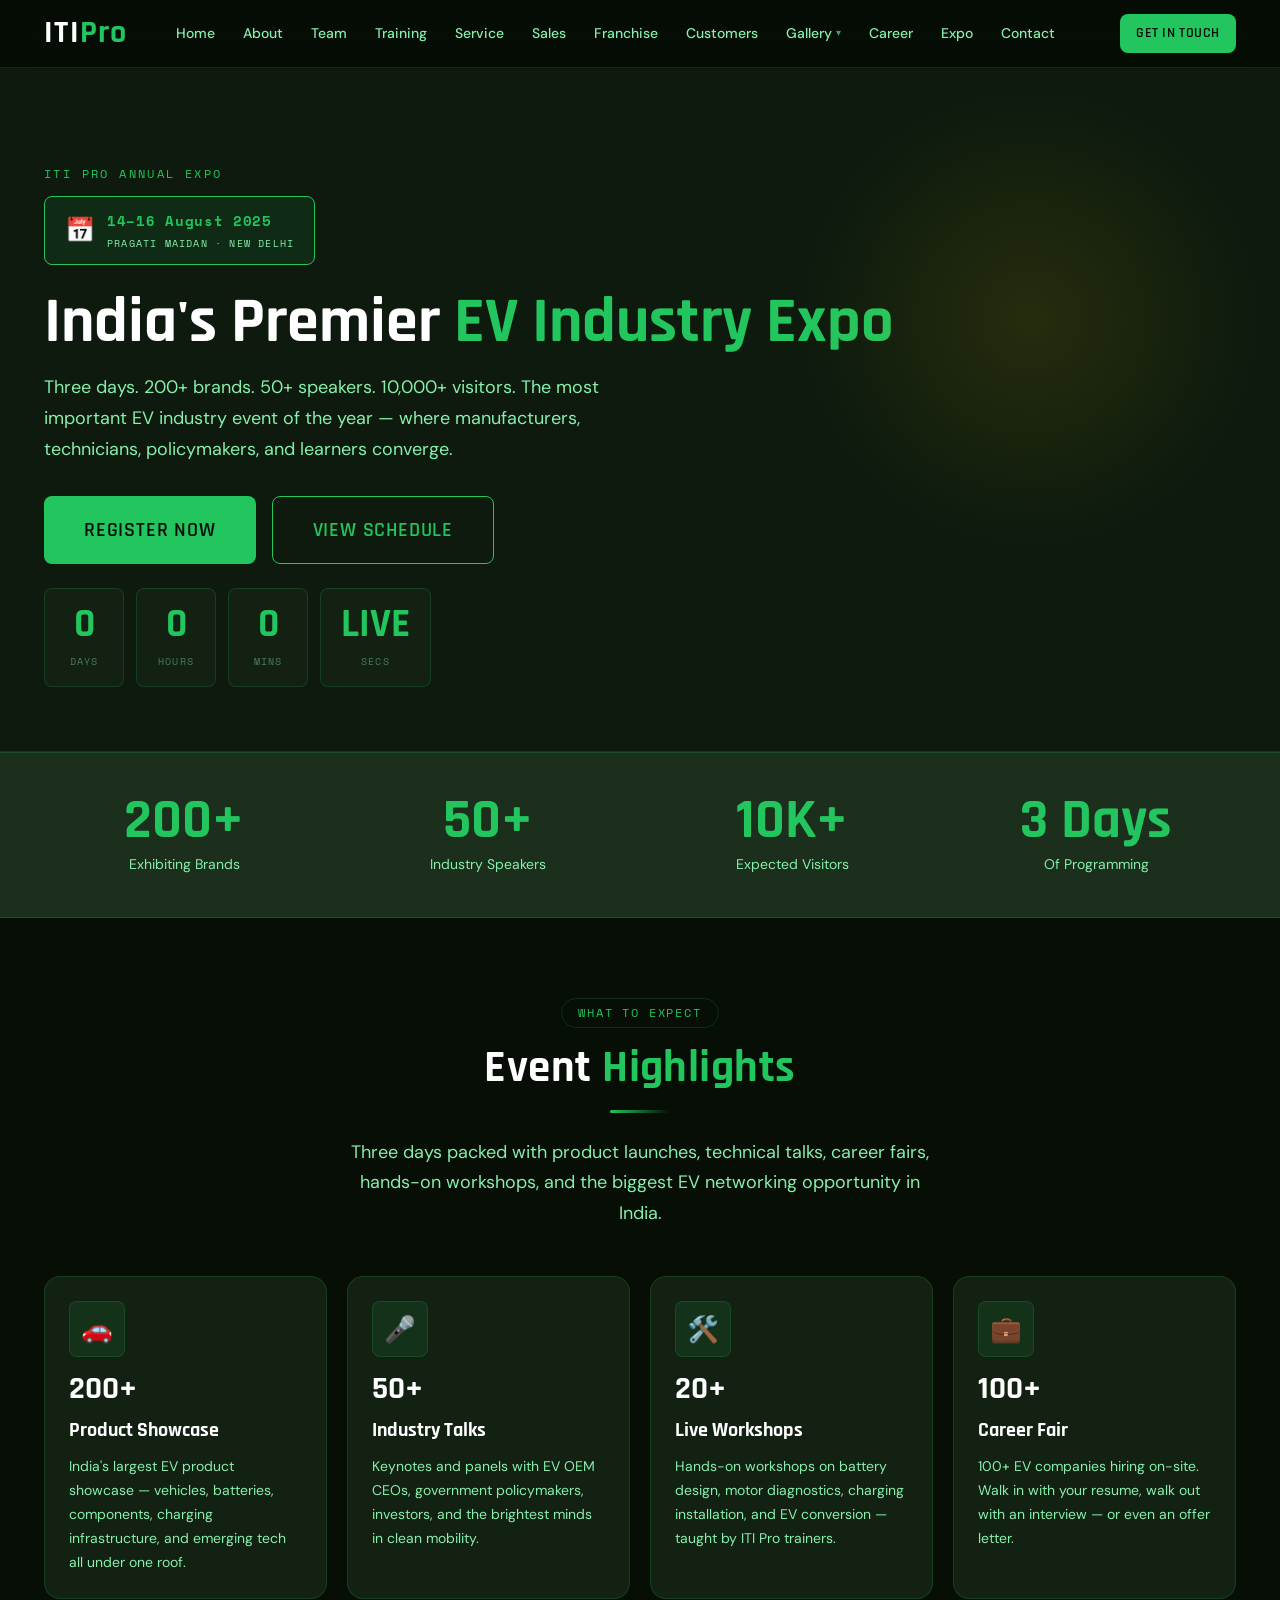
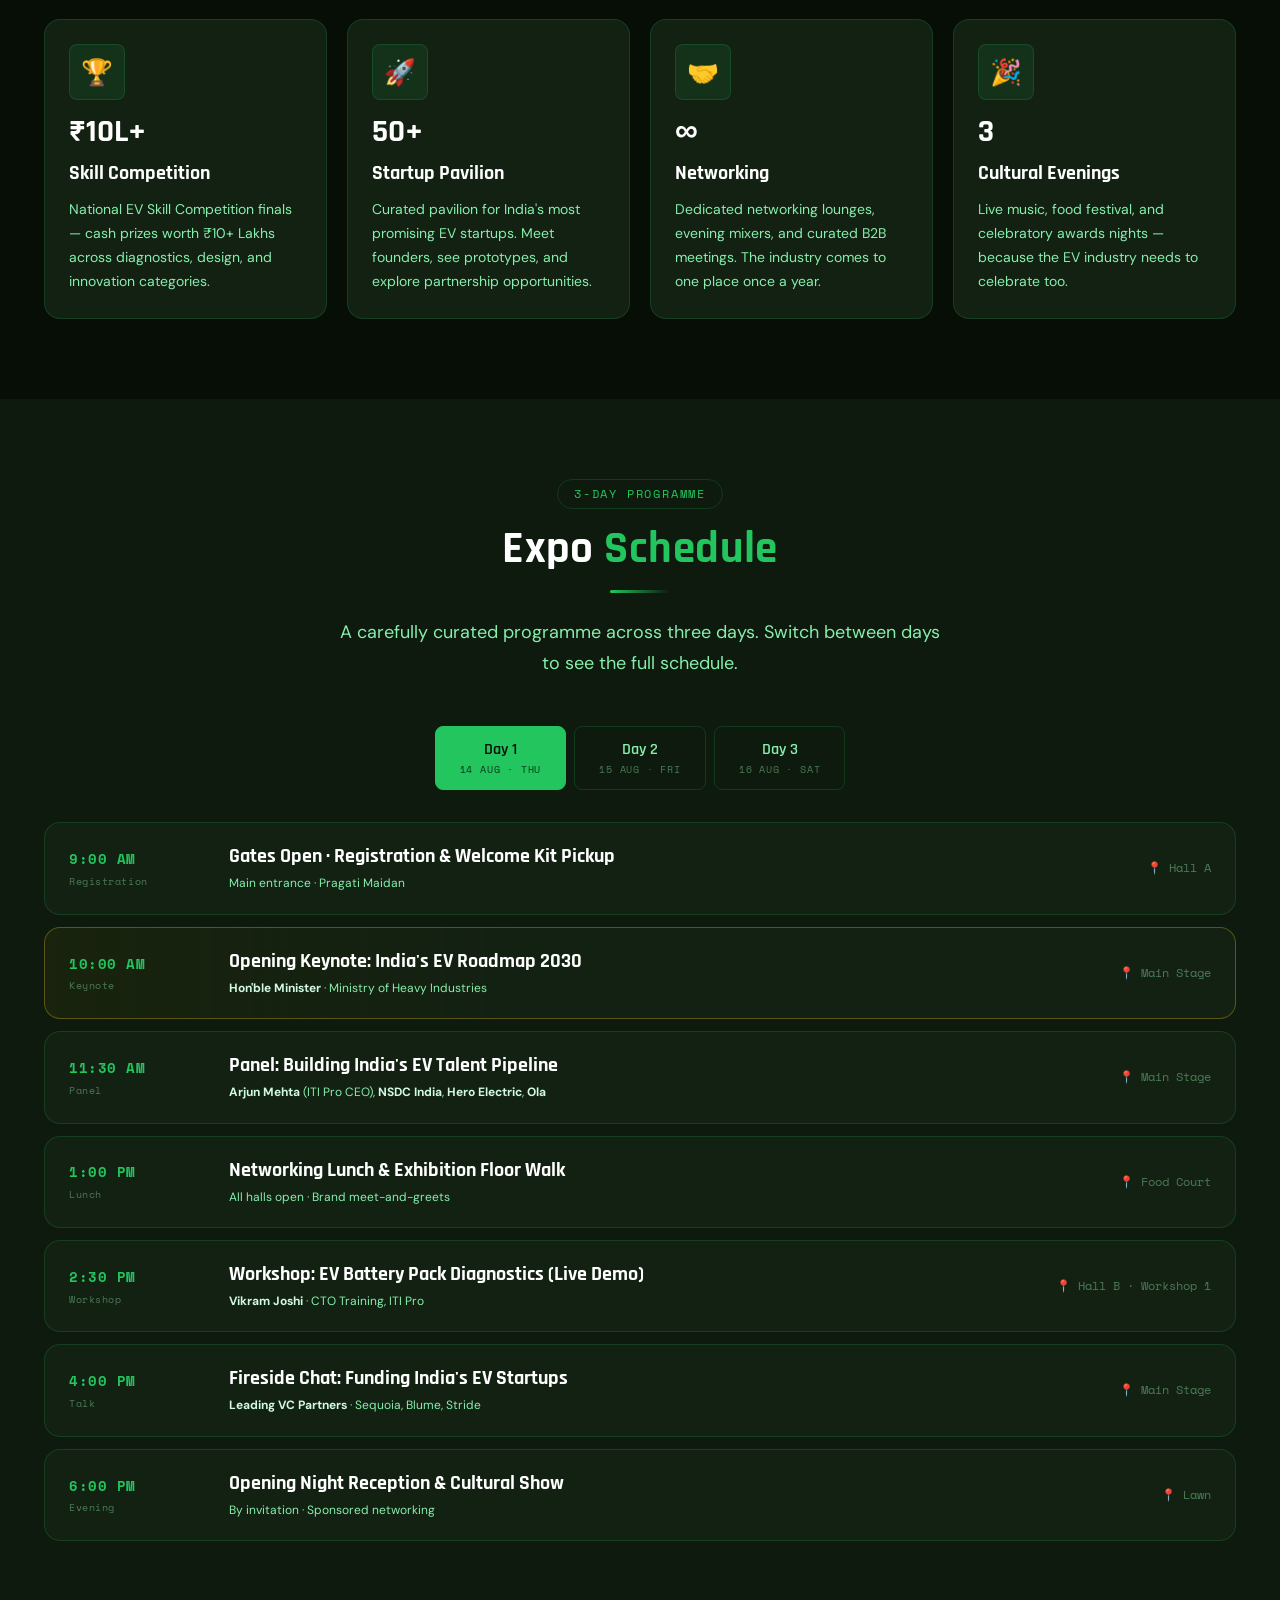
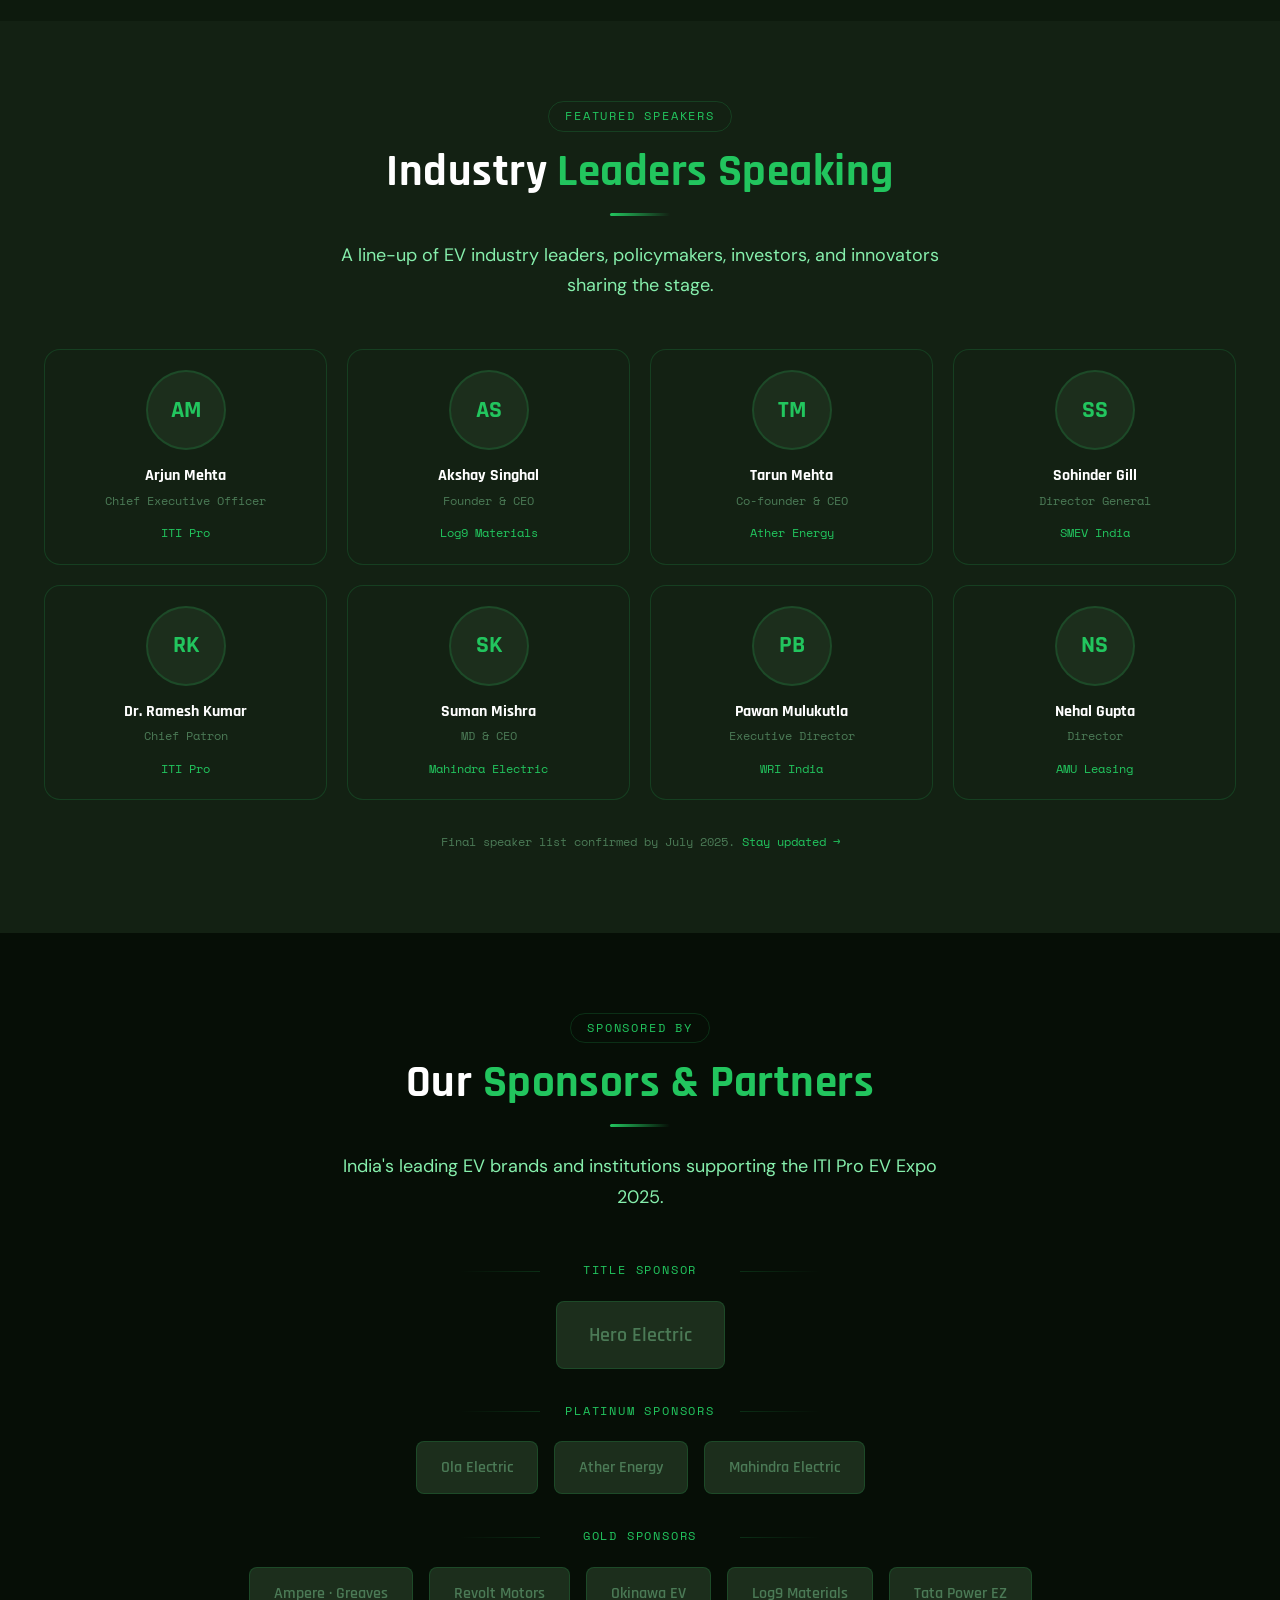
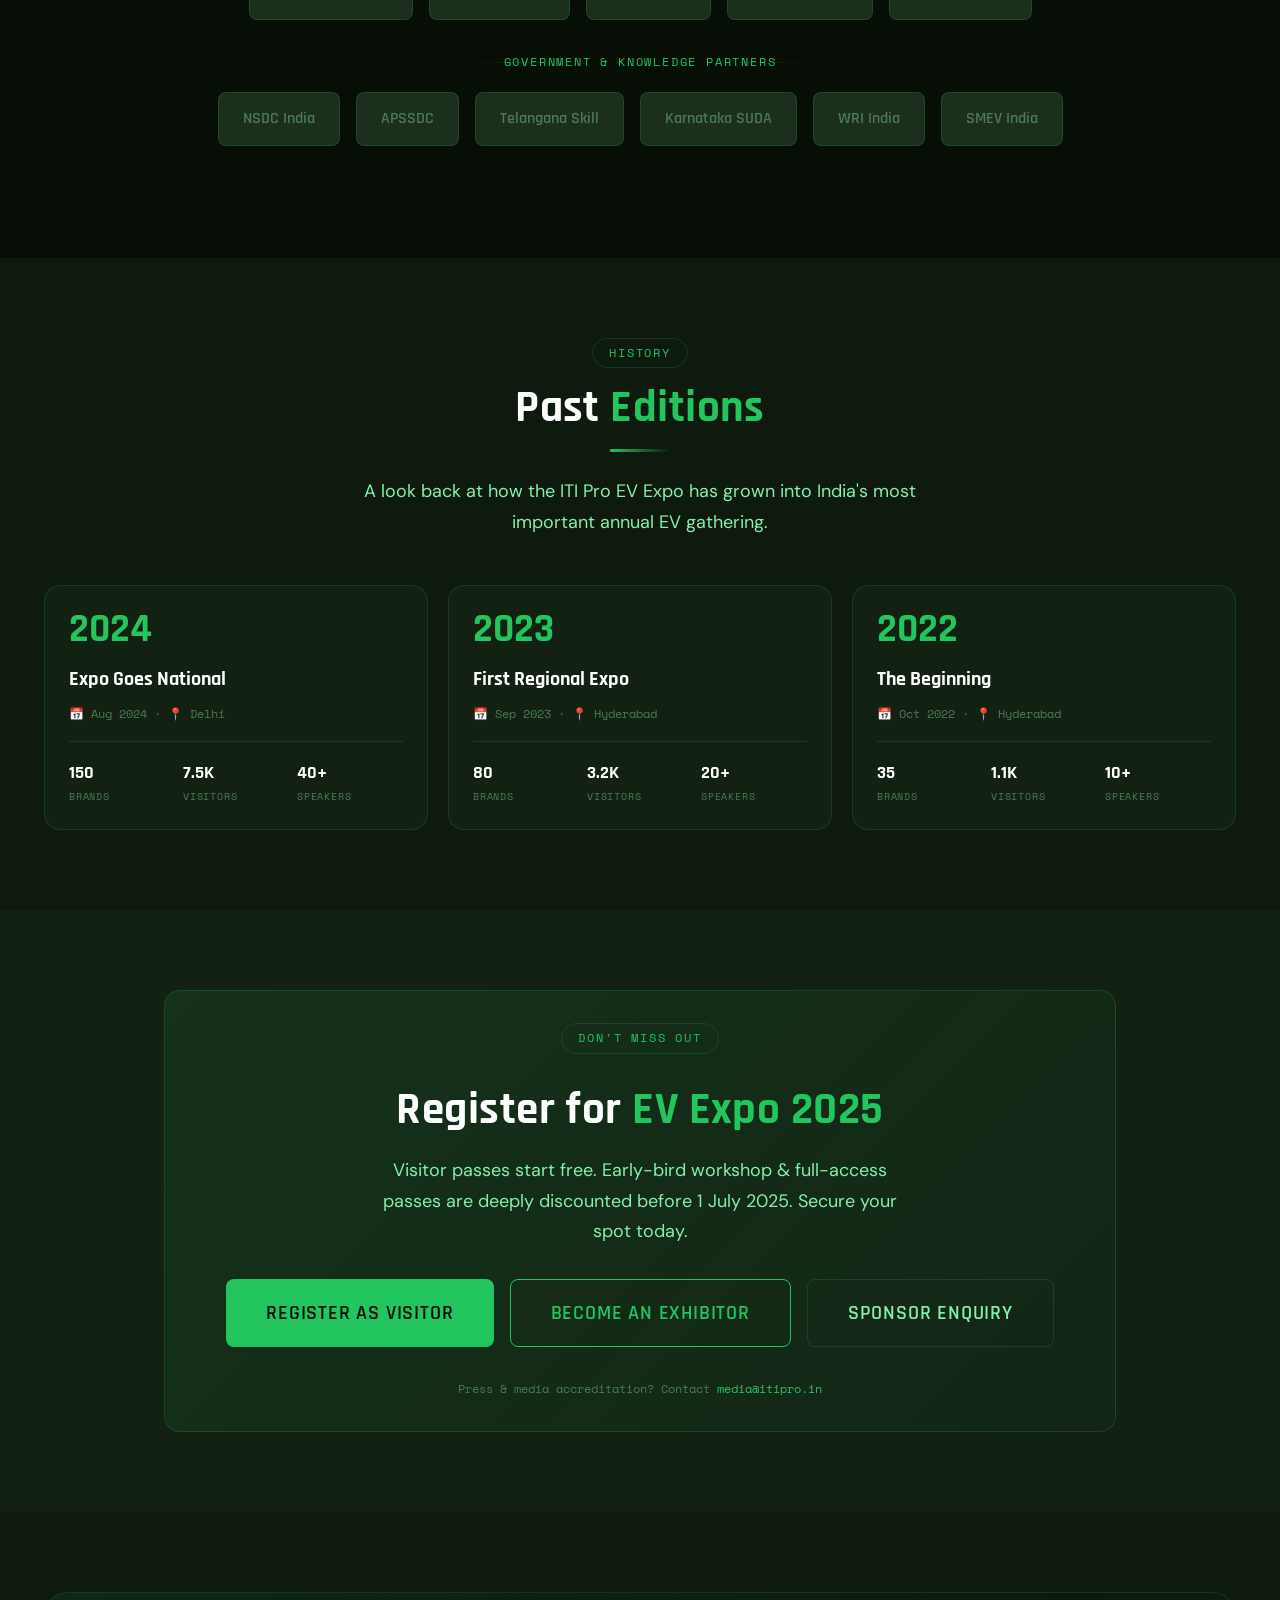
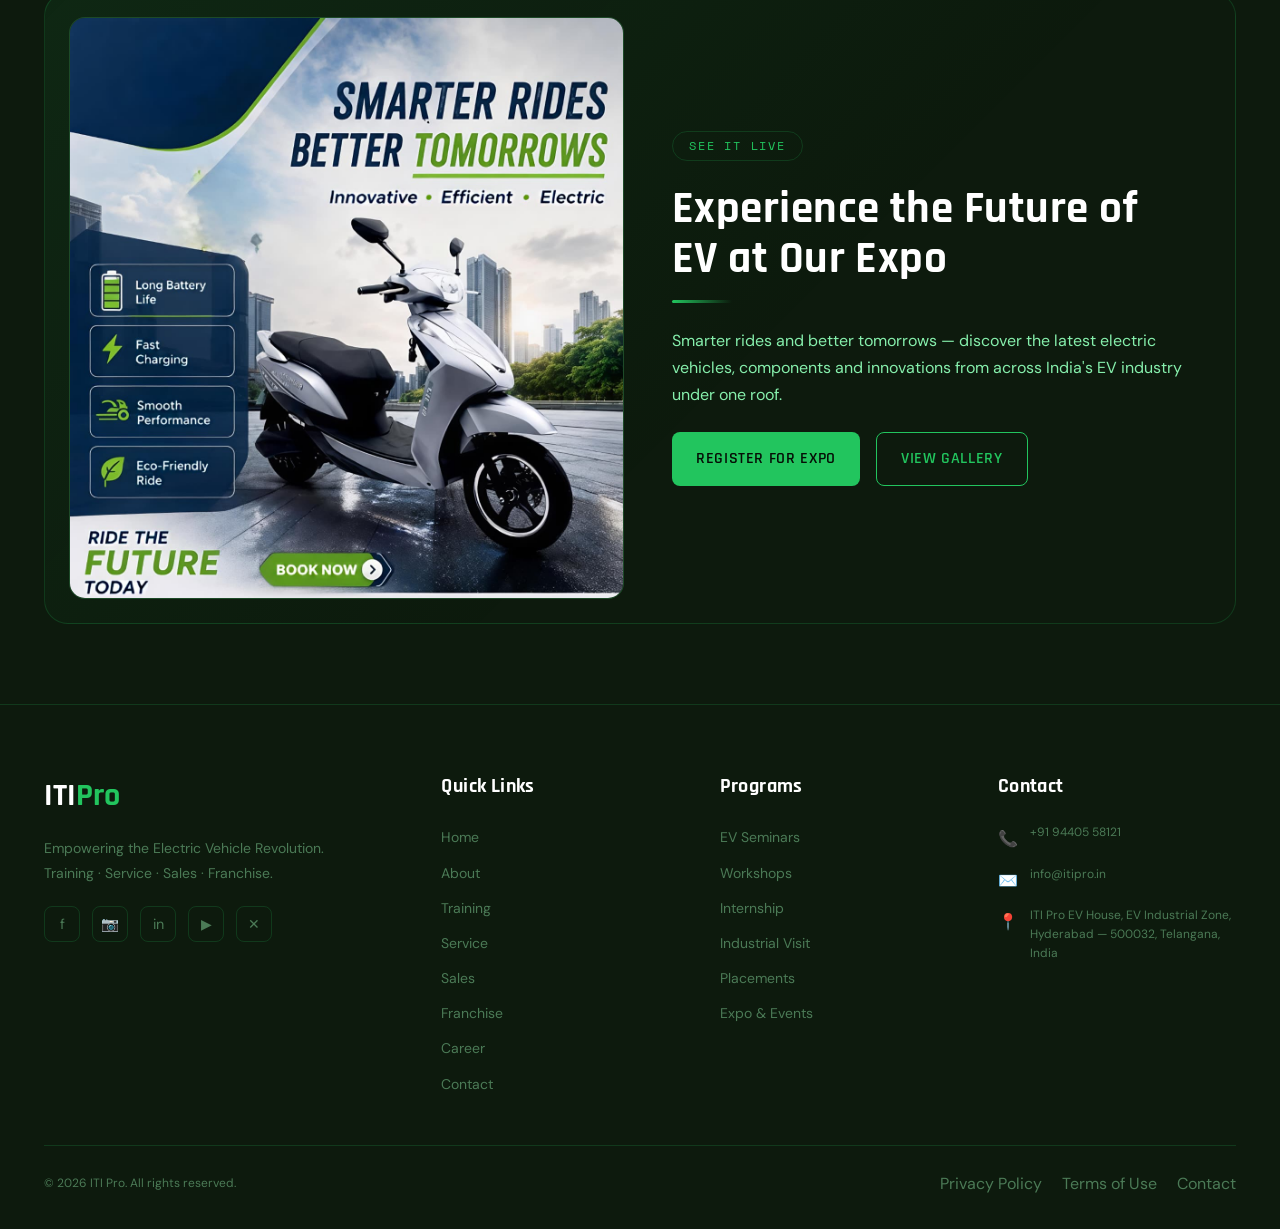
<file: pages/expo.html>
<!DOCTYPE html>
<html lang="en">
<head>
  <meta charset="UTF-8"/>
  <meta name="viewport" content="width=device-width, initial-scale=1.0"/>
  <meta name="page-title" content="EV Expo"/>
  <meta name="description" content="ITI Pro EV Expo — India's fastest-growing electric vehicle industry event. Brands, technology, careers, and innovation under one roof."/>
  <link rel="stylesheet" href="../assets/css/style.css"/>
  <style>

    /* ── Expo hero special ── */
    .expo-hero {
      position: relative;
      overflow: hidden;
    }
    .expo-hero::before {
      content: '';
      position: absolute;
      top: 0; right: 0;
      width: 500px; height: 500px;
      background: radial-gradient(circle, rgba(250,204,21,.1) 0%, transparent 65%);
      pointer-events: none;
    }
    .expo-date-badge {
      display: inline-flex;
      align-items: center;
      gap: var(--sp-3);
      background: rgba(34,197,94,.1);
      border: 1px solid var(--clr-primary);
      border-radius: var(--r-md);
      padding: var(--sp-3) var(--sp-5);
      margin-bottom: var(--sp-6);
    }
    .edb-icon { font-size: 1.5rem; }
    .edb-text { font-family: var(--ff-mono); font-size: var(--fs-sm); color: var(--clr-primary); font-weight: 700; letter-spacing: .05em; }
    .edb-text small { display: block; font-size: 10px; color: var(--clr-text-muted); font-weight: 400; text-transform: uppercase; letter-spacing: .12em; margin-top: 2px; }

    /* ── Countdown ── */
    .countdown {
      display: flex;
      gap: var(--sp-3);
      margin-top: var(--sp-6);
      flex-wrap: wrap;
    }
    .countdown-box {
      background: var(--clr-dark-3);
      border: 1px solid var(--clr-border);
      border-radius: var(--r-md);
      padding: var(--sp-4) var(--sp-5);
      text-align: center;
      min-width: 80px;
    }
    .cb-num {
      font-family: var(--ff-display);
      font-size: var(--fs-3xl);
      font-weight: 700;
      color: var(--clr-primary);
      line-height: 1;
    }
    .cb-label {
      font-family: var(--ff-mono);
      font-size: 10px;
      text-transform: uppercase;
      letter-spacing: .12em;
      color: var(--clr-text-dim);
      margin-top: var(--sp-2);
    }

    /* ── Highlights grid ── */
    .highlights-grid {
      display: grid;
      grid-template-columns: repeat(4, 1fr);
      gap: var(--sp-5);
    }
    @media (max-width: 1024px) { .highlights-grid { grid-template-columns: repeat(2, 1fr); } }
    @media (max-width: 540px)  { .highlights-grid { grid-template-columns: 1fr; } }

    .highlight-card {
      background: var(--clr-dark-3);
      border: 1px solid var(--clr-border);
      border-radius: var(--r-lg);
      padding: var(--sp-6);
      transition: all var(--transition);
      position: relative;
      overflow: hidden;
    }
    .highlight-card::before {
      content: '';
      position: absolute;
      top: 0; left: 0; right: 0;
      height: 3px;
      background: linear-gradient(90deg, var(--clr-primary), transparent);
      opacity: 0;
      transition: opacity var(--transition);
    }
    .highlight-card:hover { border-color: var(--clr-primary); transform: translateY(-4px); box-shadow: var(--shadow-md), var(--shadow-glow); }
    .highlight-card:hover::before { opacity: 1; }
    .hc-icon {
      width: 56px; height: 56px;
      background: rgba(34,197,94,.1);
      border: 1px solid var(--clr-border);
      border-radius: var(--r-md);
      display: flex;
      align-items: center;
      justify-content: center;
      font-size: 1.6rem;
      margin-bottom: var(--sp-4);
    }
    .hc-num { font-family: var(--ff-display); font-size: var(--fs-2xl); font-weight: 700; color: var(--clr-white); line-height: 1; margin-bottom: var(--sp-2); }
    .hc-title { font-family: var(--ff-display); font-size: var(--fs-lg); font-weight: 700; color: var(--clr-white); margin-bottom: var(--sp-2); }
    .hc-text { font-size: var(--fs-sm); color: var(--clr-text-muted); line-height: 1.7; }

    /* ── Schedule day tabs ── */
    .day-tabs {
      display: flex;
      gap: var(--sp-2);
      flex-wrap: wrap;
      justify-content: center;
      margin-bottom: var(--sp-8);
    }
    .day-tab {
      padding: var(--sp-3) var(--sp-6);
      border-radius: var(--r-md);
      border: 1px solid var(--clr-border);
      background: transparent;
      color: var(--clr-text-muted);
      font-family: var(--ff-display);
      font-size: var(--fs-base);
      font-weight: 600;
      cursor: pointer;
      transition: all var(--transition);
      display: flex;
      flex-direction: column;
      align-items: center;
      gap: 2px;
      min-width: 120px;
    }
    .day-tab small {
      font-family: var(--ff-mono);
      font-size: 10px;
      text-transform: uppercase;
      letter-spacing: .08em;
      color: var(--clr-text-dim);
      font-weight: 400;
    }
    .day-tab.active small { color: rgba(0,0,0,.7); }
    .day-tab:hover, .day-tab.active {
      background: var(--clr-primary);
      color: var(--clr-dark);
      border-color: var(--clr-primary);
    }

    /* ── Schedule rows ── */
    .schedule-list { display: flex; flex-direction: column; gap: var(--sp-3); }
    .schedule-day { display: none; }
    .schedule-day.active { display: flex; flex-direction: column; gap: var(--sp-3); }
    .schedule-row {
      background: var(--clr-dark-3);
      border: 1px solid var(--clr-border);
      border-radius: var(--r-lg);
      padding: var(--sp-5) var(--sp-6);
      display: grid;
      grid-template-columns: 140px 1fr auto;
      gap: var(--sp-5);
      align-items: center;
      transition: all var(--transition);
    }
    .schedule-row:hover { border-color: var(--clr-primary); transform: translateX(4px); }
    .schedule-row.keynote { border-color: rgba(250,204,21,.3); background: linear-gradient(90deg, rgba(250,204,21,.05), var(--clr-dark-3) 40%); }
    .sr-time {
      font-family: var(--ff-mono);
      font-size: var(--fs-sm);
      color: var(--clr-primary);
      font-weight: 700;
      letter-spacing: .04em;
    }
    .sr-time small { display: block; font-size: 10px; color: var(--clr-text-dim); font-weight: 400; margin-top: 2px; }
    .sr-main { display: flex; flex-direction: column; gap: var(--sp-1); }
    .sr-title { font-family: var(--ff-display); font-size: var(--fs-lg); font-weight: 700; color: var(--clr-white); line-height: 1.3; }
    .sr-speaker { font-size: var(--fs-xs); color: var(--clr-text-muted); }
    .sr-speaker strong { color: var(--clr-text); }
    .sr-loc {
      font-family: var(--ff-mono);
      font-size: var(--fs-xs);
      color: var(--clr-text-dim);
      text-align: right;
      white-space: nowrap;
    }
    @media (max-width: 760px) {
      .schedule-row { grid-template-columns: 1fr; gap: var(--sp-3); }
      .schedule-row:hover { transform: none; }
      .sr-loc { text-align: left; }
    }

    /* ── Speakers grid ── */
    .speakers-grid {
      display: grid;
      grid-template-columns: repeat(4, 1fr);
      gap: var(--sp-5);
    }
    @media (max-width: 1024px) { .speakers-grid { grid-template-columns: repeat(3, 1fr); } }
    @media (max-width: 768px)  { .speakers-grid { grid-template-columns: repeat(2, 1fr); } }
    @media (max-width: 480px)  { .speakers-grid { grid-template-columns: 1fr; } }

    .speaker-card {
      background: var(--clr-dark-3);
      border: 1px solid var(--clr-border);
      border-radius: var(--r-lg);
      padding: var(--sp-5);
      text-align: center;
      transition: all var(--transition);
    }
    .speaker-card:hover { border-color: var(--clr-primary); transform: translateY(-3px); }
    .sc-avatar {
      width: 80px; height: 80px;
      margin: 0 auto var(--sp-4);
      border-radius: 50%;
      background: var(--clr-dark-4);
      border: 2px solid var(--clr-border);
      display: flex;
      align-items: center;
      justify-content: center;
      font-family: var(--ff-display);
      font-weight: 700;
      color: var(--clr-primary);
      font-size: var(--fs-xl);
    }
    .sc-name { font-family: var(--ff-display); font-size: var(--fs-base); font-weight: 700; color: var(--clr-white); margin-bottom: var(--sp-1); line-height: 1.3; }
    .sc-role { font-size: var(--fs-xs); color: var(--clr-text-dim); font-family: var(--ff-mono); margin-bottom: var(--sp-3); }
    .sc-org  { font-size: var(--fs-xs); color: var(--clr-primary); font-family: var(--ff-mono); }

    /* ── Sponsor tiers ── */
    .sponsor-tier {
      margin-bottom: var(--sp-8);
    }
    .sponsor-tier-label {
      font-family: var(--ff-mono);
      font-size: var(--fs-xs);
      text-transform: uppercase;
      letter-spacing: .15em;
      color: var(--clr-primary);
      text-align: center;
      margin-bottom: var(--sp-5);
      position: relative;
    }
    .sponsor-tier-label::before, .sponsor-tier-label::after {
      content: '';
      position: absolute;
      top: 50%;
      width: 80px;
      height: 1px;
      background: linear-gradient(90deg, transparent, var(--clr-border));
    }
    .sponsor-tier-label::before { right: calc(50% + 100px); background: linear-gradient(90deg, transparent, var(--clr-border)); }
    .sponsor-tier-label::after  { left:  calc(50% + 100px); background: linear-gradient(-90deg, transparent, var(--clr-border)); }
    .sponsor-row {
      display: flex;
      justify-content: center;
      flex-wrap: wrap;
      gap: var(--sp-4);
    }
    .sponsor-pill {
      background: var(--clr-dark-4);
      border: 1px solid var(--clr-border);
      border-radius: var(--r-md);
      padding: var(--sp-3) var(--sp-6);
      font-family: var(--ff-display);
      font-weight: 600;
      color: var(--clr-text-dim);
      transition: all var(--transition);
    }
    .sponsor-pill.title { font-size: var(--fs-lg); padding: var(--sp-4) var(--sp-8); }
    .sponsor-pill:hover { border-color: var(--clr-primary); color: var(--clr-primary); }

    /* ── Past editions ── */
    .past-editions {
      display: grid;
      grid-template-columns: repeat(3, 1fr);
      gap: var(--sp-5);
    }
    @media (max-width: 900px) { .past-editions { grid-template-columns: 1fr; } }
    .past-edition {
      background: var(--clr-dark-3);
      border: 1px solid var(--clr-border);
      border-radius: var(--r-lg);
      padding: var(--sp-6);
      transition: all var(--transition);
    }
    .past-edition:hover { border-color: var(--clr-primary); }
    .pe-year {
      font-family: var(--ff-display);
      font-size: var(--fs-3xl);
      font-weight: 700;
      color: var(--clr-primary);
      line-height: 1;
      margin-bottom: var(--sp-3);
    }
    .pe-title { font-family: var(--ff-display); font-size: var(--fs-lg); font-weight: 700; color: var(--clr-white); margin-bottom: var(--sp-2); }
    .pe-meta {
      font-size: var(--fs-xs);
      color: var(--clr-text-dim);
      font-family: var(--ff-mono);
      margin-bottom: var(--sp-4);
    }
    .pe-stats {
      display: grid;
      grid-template-columns: repeat(3, 1fr);
      gap: var(--sp-2);
      padding-top: var(--sp-4);
      border-top: 1px solid var(--clr-border);
    }
    .pe-stat-num {
      font-family: var(--ff-display);
      font-size: var(--fs-md);
      font-weight: 700;
      color: var(--clr-white);
    }
    .pe-stat-label { font-size: 10px; color: var(--clr-text-dim); font-family: var(--ff-mono); text-transform: uppercase; letter-spacing: .08em; }
  </style>
</head>
<body>

<div id="header-placeholder"></div>
<div class="nav-spacer"></div>

<!-- ── PAGE HERO ── -->
<section class="page-hero expo-hero">
  <div class="container">
    <p class="page-hero__eyebrow">ITI Pro Annual Expo</p>
    <div class="expo-date-badge">
      <span class="edb-icon">📅</span>
      <div class="edb-text">14–16 August 2025<small>Pragati Maidan · New Delhi</small></div>
    </div>
    <h1 class="page-hero__title">India's Premier <span>EV Industry Expo</span></h1>
    <p class="page-hero__subtitle">Three days. 200+ brands. 50+ speakers. 10,000+ visitors. The most important EV industry event of the year — where manufacturers, technicians, policymakers, and learners converge.</p>
    <div class="btn-group mt-8">
      <a href="#register" class="btn btn--primary btn--lg">Register Now</a>
      <a href="#schedule" class="btn btn--outline btn--lg">View Schedule</a>
    </div>

    <!-- Countdown -->
    <div class="countdown">
      <div class="countdown-box"><div class="cb-num">85</div><div class="cb-label">Days</div></div>
      <div class="countdown-box"><div class="cb-num">12</div><div class="cb-label">Hours</div></div>
      <div class="countdown-box"><div class="cb-num">34</div><div class="cb-label">Mins</div></div>
      <div class="countdown-box"><div class="cb-num">21</div><div class="cb-label">Secs</div></div>
    </div>
  </div>
</section>

<!-- ── QUICK STATS ── -->
<div style="background:var(--clr-dark-4); border-top:1px solid var(--clr-border); border-bottom:1px solid var(--clr-border); padding-block:var(--sp-10);">
  <div class="container">
    <div class="grid grid--4">
      <div class="stat-block"><div class="stat-block__number">200+</div><div class="stat-block__label">Exhibiting Brands</div></div>
      <div class="stat-block"><div class="stat-block__number">50+</div><div class="stat-block__label">Industry Speakers</div></div>
      <div class="stat-block"><div class="stat-block__number">10K+</div><div class="stat-block__label">Expected Visitors</div></div>
      <div class="stat-block"><div class="stat-block__number">3 Days</div><div class="stat-block__label">Of Programming</div></div>
    </div>
  </div>
</div>

<!-- ── EVENT HIGHLIGHTS ── -->
<section class="section section--dark">
  <div class="container">
    <div class="section-header section-header--center">
      <span class="section-label">What to Expect</span>
      <h2 class="section-title">Event <span>Highlights</span></h2>
      <div class="divider"></div>
      <p class="section-subtitle">Three days packed with product launches, technical talks, career fairs, hands-on workshops, and the biggest EV networking opportunity in India.</p>
    </div>
    <div class="highlights-grid">
      <div class="highlight-card">
        <div class="hc-icon">🚗</div>
        <div class="hc-num">200+</div>
        <div class="hc-title">Product Showcase</div>
        <p class="hc-text">India's largest EV product showcase — vehicles, batteries, components, charging infrastructure, and emerging tech all under one roof.</p>
      </div>
      <div class="highlight-card">
        <div class="hc-icon">🎤</div>
        <div class="hc-num">50+</div>
        <div class="hc-title">Industry Talks</div>
        <p class="hc-text">Keynotes and panels with EV OEM CEOs, government policymakers, investors, and the brightest minds in clean mobility.</p>
      </div>
      <div class="highlight-card">
        <div class="hc-icon">🛠️</div>
        <div class="hc-num">20+</div>
        <div class="hc-title">Live Workshops</div>
        <p class="hc-text">Hands-on workshops on battery design, motor diagnostics, charging installation, and EV conversion — taught by ITI Pro trainers.</p>
      </div>
      <div class="highlight-card">
        <div class="hc-icon">💼</div>
        <div class="hc-num">100+</div>
        <div class="hc-title">Career Fair</div>
        <p class="hc-text">100+ EV companies hiring on-site. Walk in with your resume, walk out with an interview — or even an offer letter.</p>
      </div>
      <div class="highlight-card">
        <div class="hc-icon">🏆</div>
        <div class="hc-num">₹10L+</div>
        <div class="hc-title">Skill Competition</div>
        <p class="hc-text">National EV Skill Competition finals — cash prizes worth ₹10+ Lakhs across diagnostics, design, and innovation categories.</p>
      </div>
      <div class="highlight-card">
        <div class="hc-icon">🚀</div>
        <div class="hc-num">50+</div>
        <div class="hc-title">Startup Pavilion</div>
        <p class="hc-text">Curated pavilion for India's most promising EV startups. Meet founders, see prototypes, and explore partnership opportunities.</p>
      </div>
      <div class="highlight-card">
        <div class="hc-icon">🤝</div>
        <div class="hc-num">∞</div>
        <div class="hc-title">Networking</div>
        <p class="hc-text">Dedicated networking lounges, evening mixers, and curated B2B meetings. The industry comes to one place once a year.</p>
      </div>
      <div class="highlight-card">
        <div class="hc-icon">🎉</div>
        <div class="hc-num">3</div>
        <div class="hc-title">Cultural Evenings</div>
        <p class="hc-text">Live music, food festival, and celebratory awards nights — because the EV industry needs to celebrate too.</p>
      </div>
    </div>
  </div>
</section>

<!-- ── SCHEDULE ── -->
<section class="section section--dark2" id="schedule">
  <div class="container">
    <div class="section-header section-header--center">
      <span class="section-label">3-Day Programme</span>
      <h2 class="section-title">Expo <span>Schedule</span></h2>
      <div class="divider"></div>
      <p class="section-subtitle">A carefully curated programme across three days. Switch between days to see the full schedule.</p>
    </div>

    <!-- Day tabs -->
    <div class="day-tabs">
      <button class="day-tab active" data-day="1">Day 1<small>14 Aug · Thu</small></button>
      <button class="day-tab"        data-day="2">Day 2<small>15 Aug · Fri</small></button>
      <button class="day-tab"        data-day="3">Day 3<small>16 Aug · Sat</small></button>
    </div>

    <!-- Day 1 -->
    <div class="schedule-day active" data-day="1">
      <div class="schedule-row">
        <div class="sr-time">9:00 AM<small>Registration</small></div>
        <div class="sr-main">
          <div class="sr-title">Gates Open · Registration &amp; Welcome Kit Pickup</div>
          <div class="sr-speaker">Main entrance · Pragati Maidan</div>
        </div>
        <div class="sr-loc">📍 Hall A</div>
      </div>
      <div class="schedule-row keynote">
        <div class="sr-time">10:00 AM<small>Keynote</small></div>
        <div class="sr-main">
          <div class="sr-title">Opening Keynote: India's EV Roadmap 2030</div>
          <div class="sr-speaker"><strong>Hon'ble Minister</strong> · Ministry of Heavy Industries</div>
        </div>
        <div class="sr-loc">📍 Main Stage</div>
      </div>
      <div class="schedule-row">
        <div class="sr-time">11:30 AM<small>Panel</small></div>
        <div class="sr-main">
          <div class="sr-title">Panel: Building India's EV Talent Pipeline</div>
          <div class="sr-speaker"><strong>Arjun Mehta</strong> (ITI Pro CEO), <strong>NSDC India</strong>, <strong>Hero Electric</strong>, <strong>Ola</strong></div>
        </div>
        <div class="sr-loc">📍 Main Stage</div>
      </div>
      <div class="schedule-row">
        <div class="sr-time">1:00 PM<small>Lunch</small></div>
        <div class="sr-main">
          <div class="sr-title">Networking Lunch &amp; Exhibition Floor Walk</div>
          <div class="sr-speaker">All halls open · Brand meet-and-greets</div>
        </div>
        <div class="sr-loc">📍 Food Court</div>
      </div>
      <div class="schedule-row">
        <div class="sr-time">2:30 PM<small>Workshop</small></div>
        <div class="sr-main">
          <div class="sr-title">Workshop: EV Battery Pack Diagnostics (Live Demo)</div>
          <div class="sr-speaker"><strong>Vikram Joshi</strong> · CTO Training, ITI Pro</div>
        </div>
        <div class="sr-loc">📍 Hall B · Workshop 1</div>
      </div>
      <div class="schedule-row">
        <div class="sr-time">4:00 PM<small>Talk</small></div>
        <div class="sr-main">
          <div class="sr-title">Fireside Chat: Funding India's EV Startups</div>
          <div class="sr-speaker"><strong>Leading VC Partners</strong> · Sequoia, Blume, Stride</div>
        </div>
        <div class="sr-loc">📍 Main Stage</div>
      </div>
      <div class="schedule-row">
        <div class="sr-time">6:00 PM<small>Evening</small></div>
        <div class="sr-main">
          <div class="sr-title">Opening Night Reception &amp; Cultural Show</div>
          <div class="sr-speaker">By invitation · Sponsored networking</div>
        </div>
        <div class="sr-loc">📍 Lawn</div>
      </div>
    </div>

    <!-- Day 2 -->
    <div class="schedule-day" data-day="2">
      <div class="schedule-row">
        <div class="sr-time">9:30 AM<small>Open</small></div>
        <div class="sr-main">
          <div class="sr-title">Doors Open · Day 2 Begins</div>
          <div class="sr-speaker">Exhibition halls open to public</div>
        </div>
        <div class="sr-loc">📍 All Halls</div>
      </div>
      <div class="schedule-row keynote">
        <div class="sr-time">10:30 AM<small>Keynote</small></div>
        <div class="sr-main">
          <div class="sr-title">The Future of Battery Technology in India</div>
          <div class="sr-speaker"><strong>Akshay Singhal</strong> · Founder &amp; CEO, Log9 Materials</div>
        </div>
        <div class="sr-loc">📍 Main Stage</div>
      </div>
      <div class="schedule-row">
        <div class="sr-time">12:00 PM<small>Workshop</small></div>
        <div class="sr-main">
          <div class="sr-title">Workshop: BLDC Motor Tear-down &amp; Rebuild</div>
          <div class="sr-speaker"><strong>Anil Verma</strong> · CTO Technical, ITI Pro</div>
        </div>
        <div class="sr-loc">📍 Hall B · Workshop 2</div>
      </div>
      <div class="schedule-row">
        <div class="sr-time">1:30 PM<small>Lunch</small></div>
        <div class="sr-main">
          <div class="sr-title">Lunch · Sponsor Pavilion Walkthrough</div>
          <div class="sr-speaker">Open networking with sponsors and exhibitors</div>
        </div>
        <div class="sr-loc">📍 Food Court</div>
      </div>
      <div class="schedule-row keynote">
        <div class="sr-time">3:00 PM<small>Career</small></div>
        <div class="sr-main">
          <div class="sr-title">EV Career Fair · 100+ Companies Hiring</div>
          <div class="sr-speaker">Open registration · Bring 5 copies of your resume</div>
        </div>
        <div class="sr-loc">📍 Hall C</div>
      </div>
      <div class="schedule-row">
        <div class="sr-time">5:00 PM<small>Competition</small></div>
        <div class="sr-main">
          <div class="sr-title">National EV Skill Competition · Semi-Finals</div>
          <div class="sr-speaker">Diagnostics, design, and innovation tracks</div>
        </div>
        <div class="sr-loc">📍 Hall D</div>
      </div>
      <div class="schedule-row">
        <div class="sr-time">7:00 PM<small>Mixer</small></div>
        <div class="sr-main">
          <div class="sr-title">Industry Mixer &amp; Live Music</div>
          <div class="sr-speaker">All-access pass holders welcome</div>
        </div>
        <div class="sr-loc">📍 Outdoor Lawn</div>
      </div>
    </div>

    <!-- Day 3 -->
    <div class="schedule-day" data-day="3">
      <div class="schedule-row">
        <div class="sr-time">9:30 AM<small>Open</small></div>
        <div class="sr-main">
          <div class="sr-title">Doors Open · Final Day</div>
          <div class="sr-speaker">Family-friendly day · Public welcome</div>
        </div>
        <div class="sr-loc">📍 All Halls</div>
      </div>
      <div class="schedule-row">
        <div class="sr-time">10:30 AM<small>Talk</small></div>
        <div class="sr-main">
          <div class="sr-title">EV Charging Infrastructure · The Next Frontier</div>
          <div class="sr-speaker"><strong>Tata Power EZ Charge</strong>, <strong>Statiq</strong>, <strong>ChargeZone</strong></div>
        </div>
        <div class="sr-loc">📍 Main Stage</div>
      </div>
      <div class="schedule-row">
        <div class="sr-time">12:00 PM<small>Workshop</small></div>
        <div class="sr-main">
          <div class="sr-title">Workshop: Build Your Own EV (Conversion Demo)</div>
          <div class="sr-speaker"><strong>ITI Pro Senior Trainers</strong></div>
        </div>
        <div class="sr-loc">📍 Hall B</div>
      </div>
      <div class="schedule-row keynote">
        <div class="sr-time">2:00 PM<small>Finals</small></div>
        <div class="sr-main">
          <div class="sr-title">National EV Skill Competition · Grand Finale</div>
          <div class="sr-speaker">Live judging · ₹10L+ in prizes</div>
        </div>
        <div class="sr-loc">📍 Main Stage</div>
      </div>
      <div class="schedule-row">
        <div class="sr-time">4:30 PM<small>Awards</small></div>
        <div class="sr-main">
          <div class="sr-title">ITI Pro EV Excellence Awards 2025</div>
          <div class="sr-speaker">Recognising EV brands, innovators, and educators</div>
        </div>
        <div class="sr-loc">📍 Main Stage</div>
      </div>
      <div class="schedule-row">
        <div class="sr-time">6:00 PM<small>Closing</small></div>
        <div class="sr-main">
          <div class="sr-title">Closing Ceremony &amp; Vote of Thanks</div>
          <div class="sr-speaker"><strong>Dr. Ramesh Kumar</strong> · Chief Patron, ITI Pro</div>
        </div>
        <div class="sr-loc">📍 Main Stage</div>
      </div>
    </div>
  </div>
</section>

<!-- ── SPEAKERS ── -->
<section class="section section--dark3">
  <div class="container">
    <div class="section-header section-header--center">
      <span class="section-label">Featured Speakers</span>
      <h2 class="section-title">Industry <span>Leaders Speaking</span></h2>
      <div class="divider"></div>
      <p class="section-subtitle">A line-up of EV industry leaders, policymakers, investors, and innovators sharing the stage.</p>
    </div>
    <div class="speakers-grid">
      <div class="speaker-card"><div class="sc-avatar">AM</div><div class="sc-name">Arjun Mehta</div><div class="sc-role">Chief Executive Officer</div><div class="sc-org">ITI Pro</div></div>
      <div class="speaker-card"><div class="sc-avatar">AS</div><div class="sc-name">Akshay Singhal</div><div class="sc-role">Founder &amp; CEO</div><div class="sc-org">Log9 Materials</div></div>
      <div class="speaker-card"><div class="sc-avatar">TM</div><div class="sc-name">Tarun Mehta</div><div class="sc-role">Co-founder &amp; CEO</div><div class="sc-org">Ather Energy</div></div>
      <div class="speaker-card"><div class="sc-avatar">SS</div><div class="sc-name">Sohinder Gill</div><div class="sc-role">Director General</div><div class="sc-org">SMEV India</div></div>
      <div class="speaker-card"><div class="sc-avatar">RK</div><div class="sc-name">Dr. Ramesh Kumar</div><div class="sc-role">Chief Patron</div><div class="sc-org">ITI Pro</div></div>
      <div class="speaker-card"><div class="sc-avatar">SK</div><div class="sc-name">Suman Mishra</div><div class="sc-role">MD &amp; CEO</div><div class="sc-org">Mahindra Electric</div></div>
      <div class="speaker-card"><div class="sc-avatar">PB</div><div class="sc-name">Pawan Mulukutla</div><div class="sc-role">Executive Director</div><div class="sc-org">WRI India</div></div>
      <div class="speaker-card"><div class="sc-avatar">NS</div><div class="sc-name">Nehal Gupta</div><div class="sc-role">Director</div><div class="sc-org">AMU Leasing</div></div>
    </div>
    <p class="text-center text-dim mt-8" style="font-size: var(--fs-xs); font-family: var(--ff-mono);">
      Final speaker list confirmed by July 2025. <a href="./contact.html" style="color: var(--clr-primary);">Stay updated →</a>
    </p>
  </div>
</section>

<!-- ── SPONSORS ── -->
<section class="section section--dark">
  <div class="container">
    <div class="section-header section-header--center">
      <span class="section-label">Sponsored By</span>
      <h2 class="section-title">Our <span>Sponsors &amp; Partners</span></h2>
      <div class="divider"></div>
      <p class="section-subtitle">India's leading EV brands and institutions supporting the ITI Pro EV Expo 2025.</p>
    </div>

    <div class="sponsor-tier">
      <div class="sponsor-tier-label">Title Sponsor</div>
      <div class="sponsor-row">
        <div class="sponsor-pill title">Hero Electric</div>
      </div>
    </div>

    <div class="sponsor-tier">
      <div class="sponsor-tier-label">Platinum Sponsors</div>
      <div class="sponsor-row">
        <div class="sponsor-pill">Ola Electric</div>
        <div class="sponsor-pill">Ather Energy</div>
        <div class="sponsor-pill">Mahindra Electric</div>
      </div>
    </div>

    <div class="sponsor-tier">
      <div class="sponsor-tier-label">Gold Sponsors</div>
      <div class="sponsor-row">
        <div class="sponsor-pill">Ampere · Greaves</div>
        <div class="sponsor-pill">Revolt Motors</div>
        <div class="sponsor-pill">Okinawa EV</div>
        <div class="sponsor-pill">Log9 Materials</div>
        <div class="sponsor-pill">Tata Power EZ</div>
      </div>
    </div>

    <div class="sponsor-tier">
      <div class="sponsor-tier-label">Government &amp; Knowledge Partners</div>
      <div class="sponsor-row">
        <div class="sponsor-pill">NSDC India</div>
        <div class="sponsor-pill">APSSDC</div>
        <div class="sponsor-pill">Telangana Skill</div>
        <div class="sponsor-pill">Karnataka SUDA</div>
        <div class="sponsor-pill">WRI India</div>
        <div class="sponsor-pill">SMEV India</div>
      </div>
    </div>
  </div>
</section>

<!-- ── PAST EDITIONS ── -->
<section class="section section--dark2">
  <div class="container">
    <div class="section-header section-header--center">
      <span class="section-label">History</span>
      <h2 class="section-title">Past <span>Editions</span></h2>
      <div class="divider"></div>
      <p class="section-subtitle">A look back at how the ITI Pro EV Expo has grown into India's most important annual EV gathering.</p>
    </div>
    <div class="past-editions">
      <div class="past-edition">
        <div class="pe-year">2024</div>
        <div class="pe-title">Expo Goes National</div>
        <div class="pe-meta">📅 Aug 2024 · 📍 Delhi</div>
        <div class="pe-stats">
          <div><div class="pe-stat-num">150</div><div class="pe-stat-label">Brands</div></div>
          <div><div class="pe-stat-num">7.5K</div><div class="pe-stat-label">Visitors</div></div>
          <div><div class="pe-stat-num">40+</div><div class="pe-stat-label">Speakers</div></div>
        </div>
      </div>
      <div class="past-edition">
        <div class="pe-year">2023</div>
        <div class="pe-title">First Regional Expo</div>
        <div class="pe-meta">📅 Sep 2023 · 📍 Hyderabad</div>
        <div class="pe-stats">
          <div><div class="pe-stat-num">80</div><div class="pe-stat-label">Brands</div></div>
          <div><div class="pe-stat-num">3.2K</div><div class="pe-stat-label">Visitors</div></div>
          <div><div class="pe-stat-num">20+</div><div class="pe-stat-label">Speakers</div></div>
        </div>
      </div>
      <div class="past-edition">
        <div class="pe-year">2022</div>
        <div class="pe-title">The Beginning</div>
        <div class="pe-meta">📅 Oct 2022 · 📍 Hyderabad</div>
        <div class="pe-stats">
          <div><div class="pe-stat-num">35</div><div class="pe-stat-label">Brands</div></div>
          <div><div class="pe-stat-num">1.1K</div><div class="pe-stat-label">Visitors</div></div>
          <div><div class="pe-stat-num">10+</div><div class="pe-stat-label">Speakers</div></div>
        </div>
      </div>
    </div>
  </div>
</section>

<!-- ── REGISTRATION CTA ── -->
<section class="section section--dark3" id="register">
  <div class="container container--md">
    <div class="highlight-box text-center">
      <span class="section-label">Don't Miss Out</span>
      <h2 class="section-title mt-4">Register for <span>EV Expo 2025</span></h2>
      <p style="color:var(--clr-text-muted); font-size:var(--fs-md); max-width:520px; margin-inline:auto; margin-block:var(--sp-5) var(--sp-8);">
        Visitor passes start free. Early-bird workshop &amp; full-access passes are deeply discounted before 1 July 2025. Secure your spot today.
      </p>
      <div class="btn-group" style="justify-content:center;">
        <a href="./contact.html" class="btn btn--primary btn--lg">Register as Visitor</a>
        <a href="./contact.html" class="btn btn--outline btn--lg">Become an Exhibitor</a>
        <a href="./contact.html" class="btn btn--ghost btn--lg">Sponsor Enquiry</a>
      </div>
      <p class="mt-8 text-dim" style="font-size:var(--fs-xs); font-family:var(--ff-mono);">
        Press &amp; media accreditation? Contact <a href="mailto:media@itipro.in" style="color:var(--clr-primary);">media@itipro.in</a>
      </p>
    </div>
  </div>
</section>

<!-- ── EXPO FLYER ── -->
<section class="section section--dark2">
  <div class="container">
    <div id="expo-flyer"></div>
  </div>
</section>

<div id="footer-placeholder"></div>
<script src="../assets/js/config.js"></script>
<script src="../assets/js/main.js"></script>
<script src="../assets/js/ev-catalog.js"></script>
<script>
  EVCatalog.renderFlyerBanner('expo-flyer', {
    index: 4,
    eyebrow: 'See It Live',
    title: 'Experience the Future of EV at Our Expo',
    text: 'Smarter rides and better tomorrows — discover the latest electric vehicles, components and innovations from across India\'s EV industry under one roof.',
    ctaText: 'Register for Expo',
    ctaHref: './contact.html',
    ctaSecondary: { text: 'View Gallery', href: './photo-gallery.html' }
  });
</script>
<script>
(function() {
  // Day tab switcher
  document.querySelectorAll('.day-tab').forEach(function(tab) {
    tab.addEventListener('click', function() {
      var day = this.getAttribute('data-day');
      document.querySelectorAll('.day-tab').forEach(function(t) { t.classList.remove('active'); });
      this.classList.add('active');
      document.querySelectorAll('.schedule-day').forEach(function(d) { d.classList.remove('active'); });
      var target = document.querySelector('.schedule-day[data-day="' + day + '"]');
      if (target) target.classList.add('active');
    });
  });

  // Live countdown — counts down to 14 Aug 2025, 9:00 AM IST
  var expoDate = new Date('2025-08-14T09:00:00+05:30').getTime();
  var boxes = document.querySelectorAll('.countdown-box .cb-num');
  if (boxes.length === 4) {
    function updateCountdown() {
      var now = Date.now();
      var diff = expoDate - now;
      if (diff <= 0) {
        boxes[0].textContent = '0';
        boxes[1].textContent = '0';
        boxes[2].textContent = '0';
        boxes[3].textContent = 'LIVE';
        return;
      }
      var days  = Math.floor(diff / (1000 * 60 * 60 * 24));
      var hours = Math.floor((diff % (1000 * 60 * 60 * 24)) / (1000 * 60 * 60));
      var mins  = Math.floor((diff % (1000 * 60 * 60)) / (1000 * 60));
      var secs  = Math.floor((diff % (1000 * 60)) / 1000);
      boxes[0].textContent = days;
      boxes[1].textContent = hours;
      boxes[2].textContent = mins;
      boxes[3].textContent = secs;
    }
    updateCountdown();
    setInterval(updateCountdown, 1000);
  }
})();
</script>
</body>
</html>
</file>
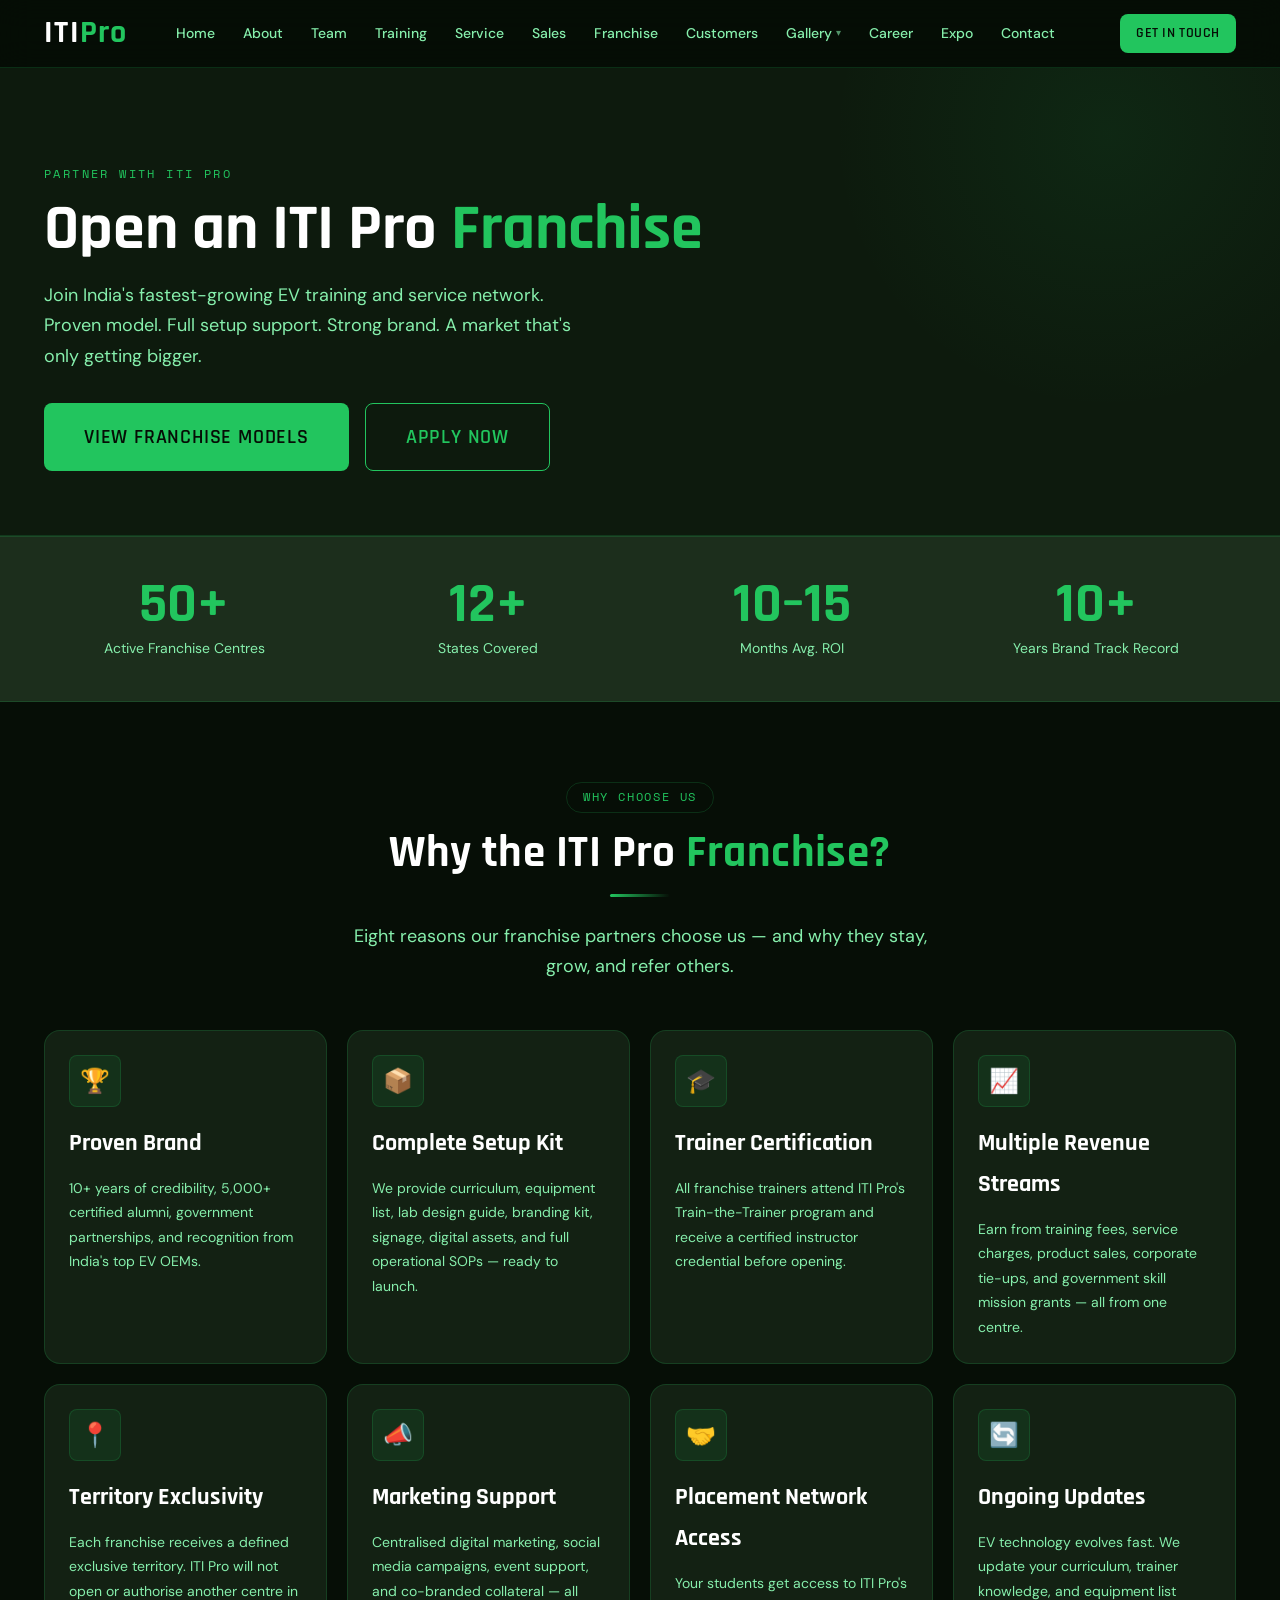
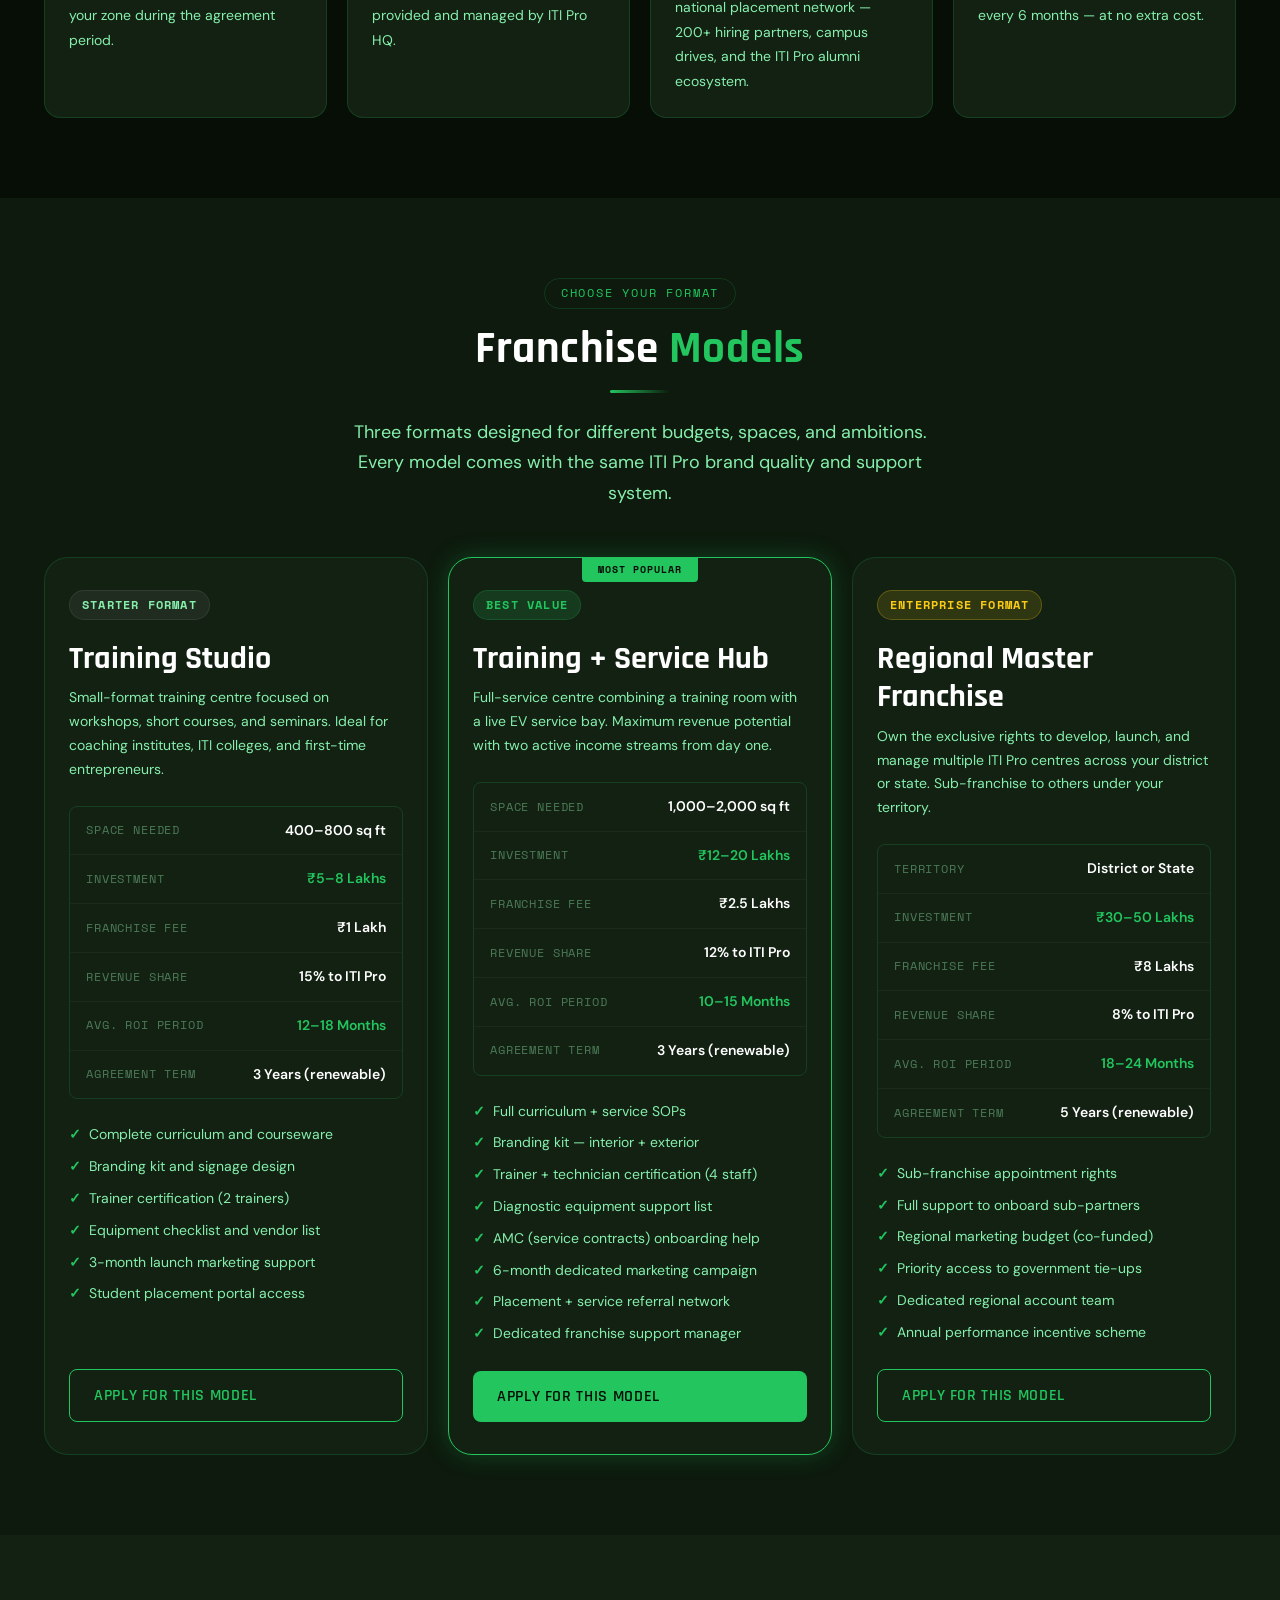
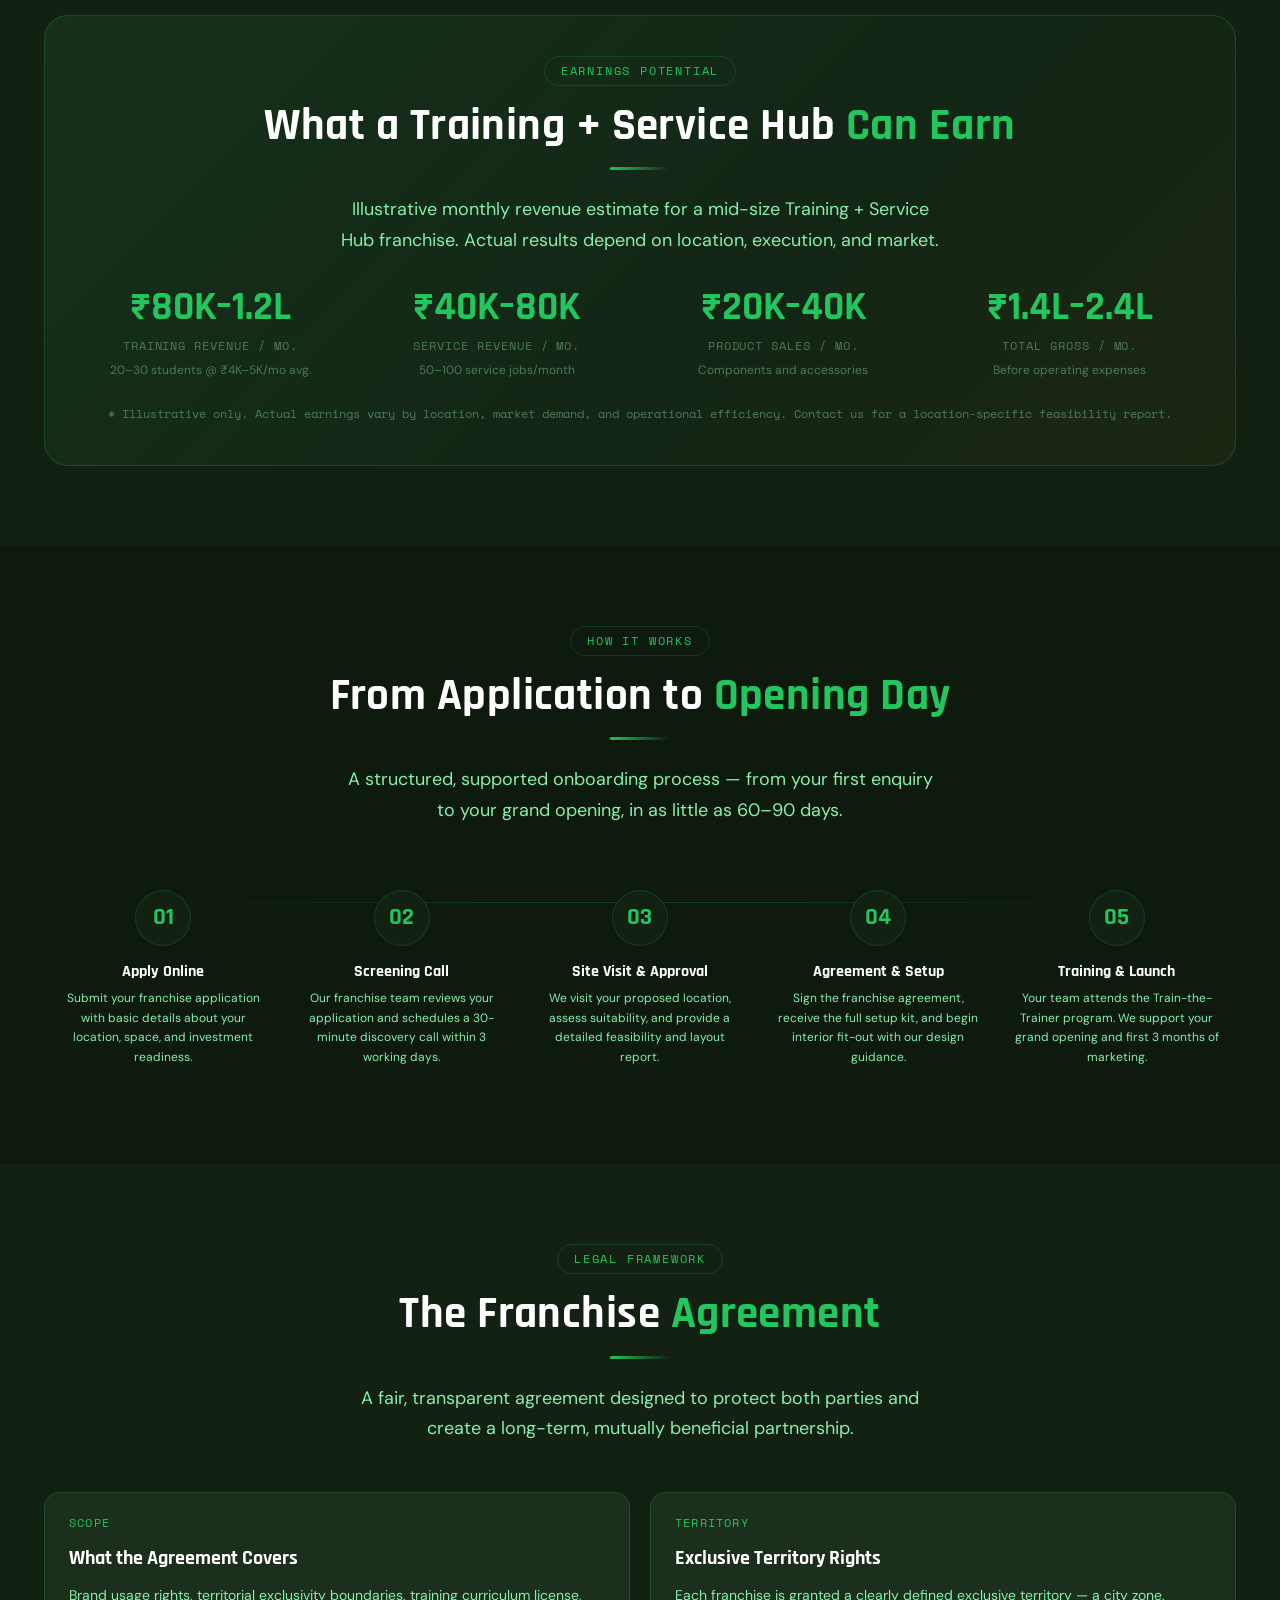
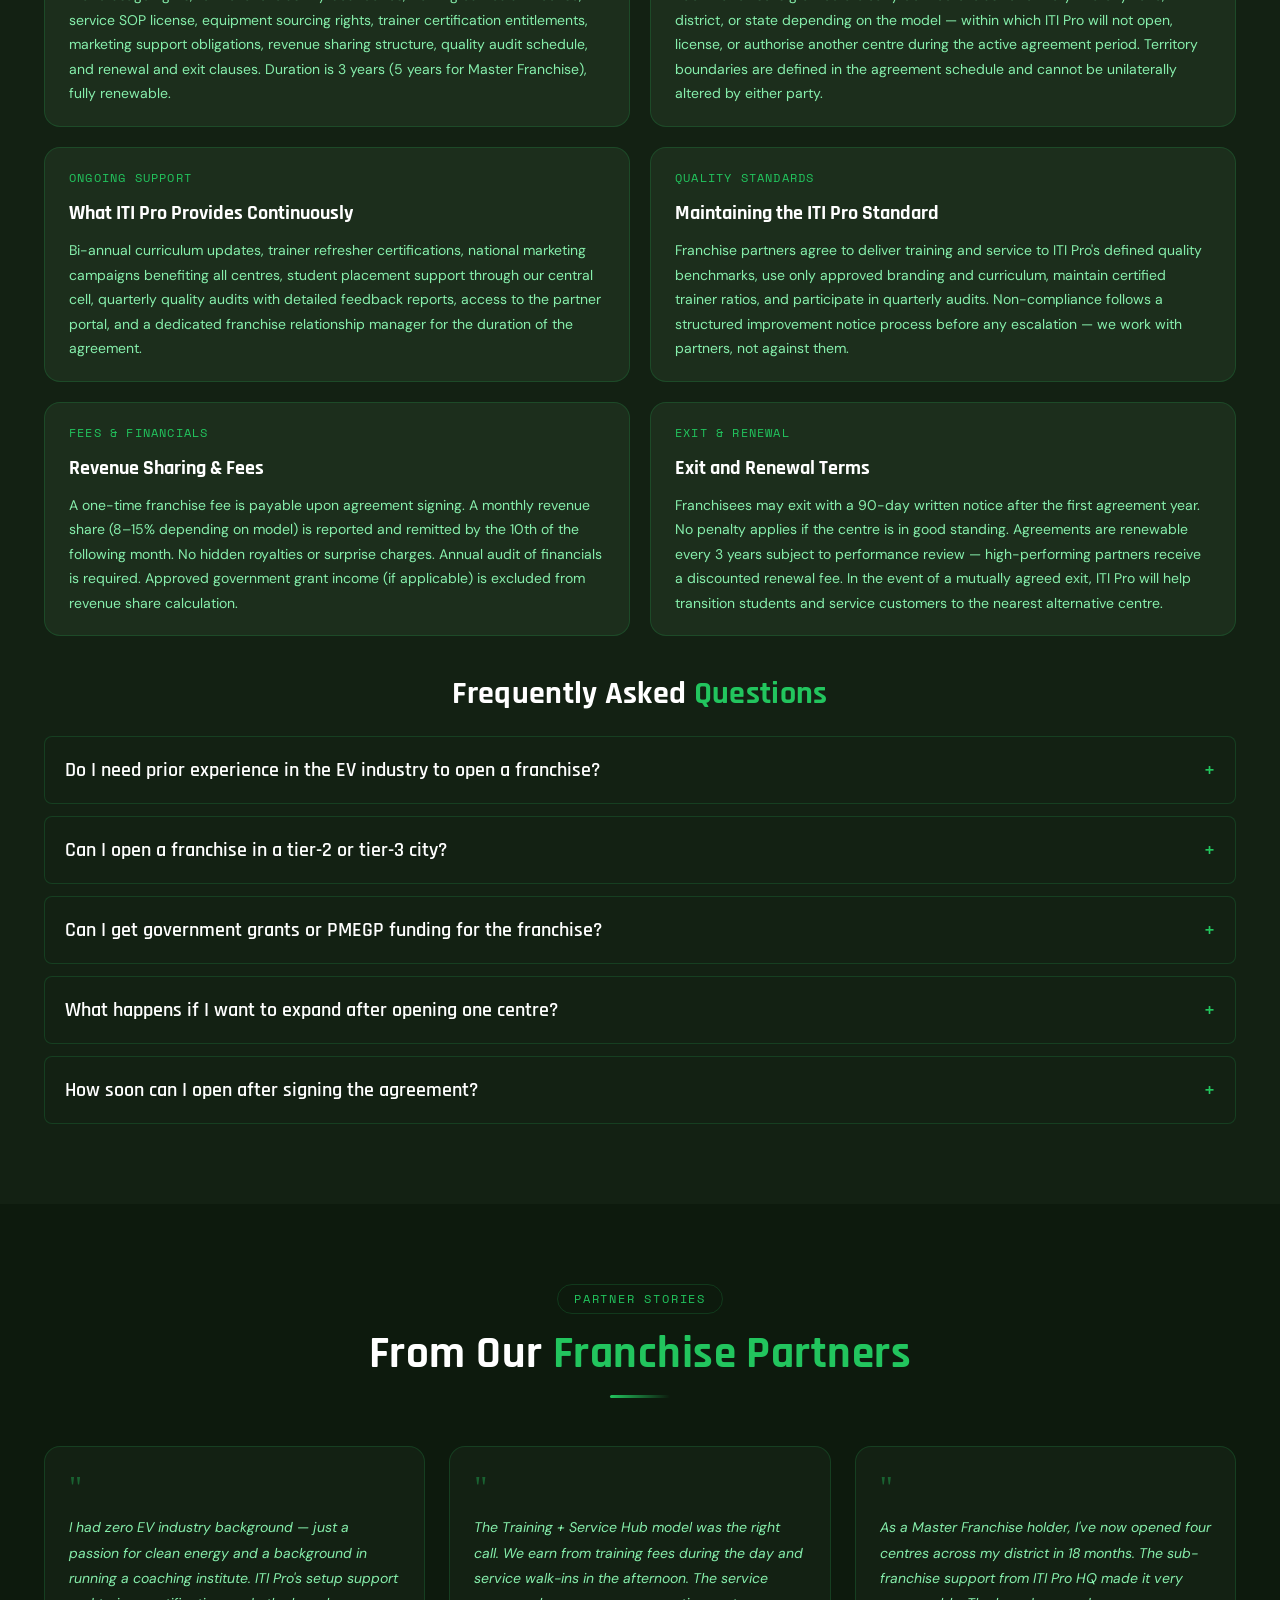
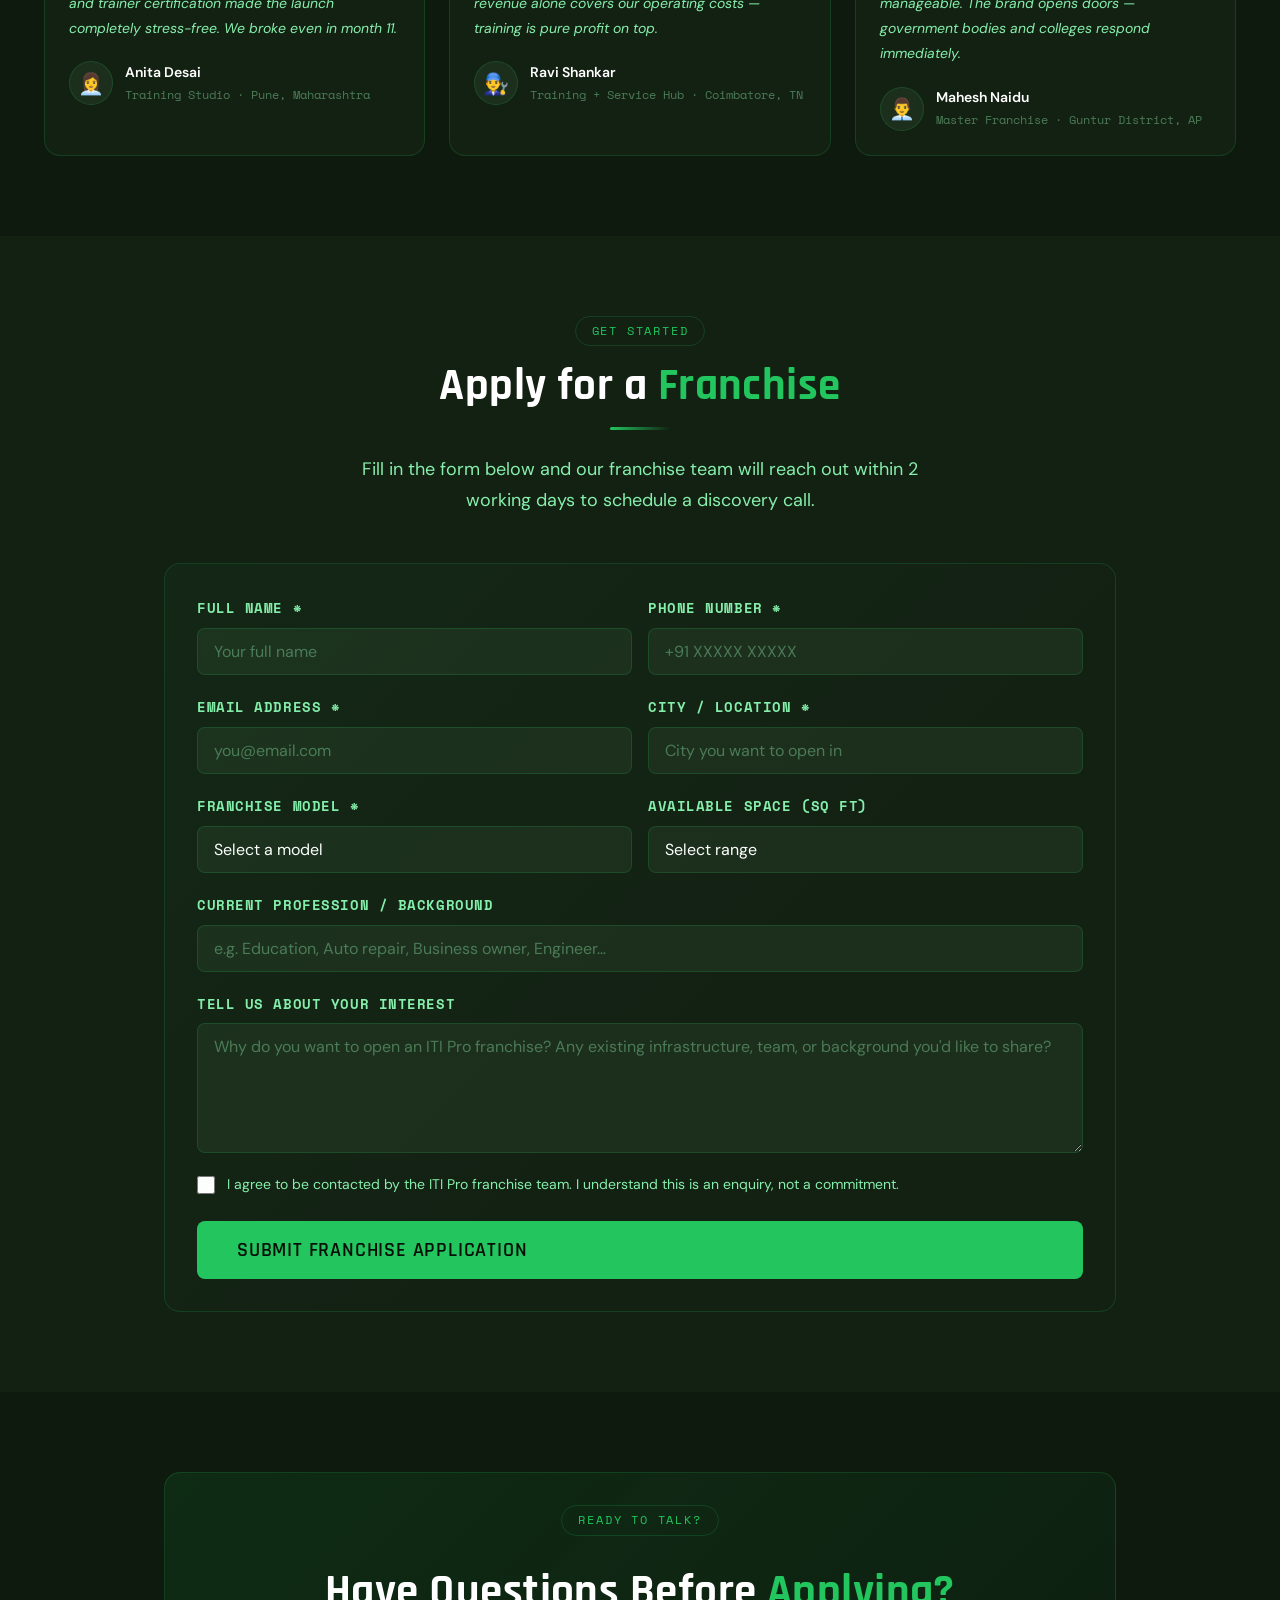
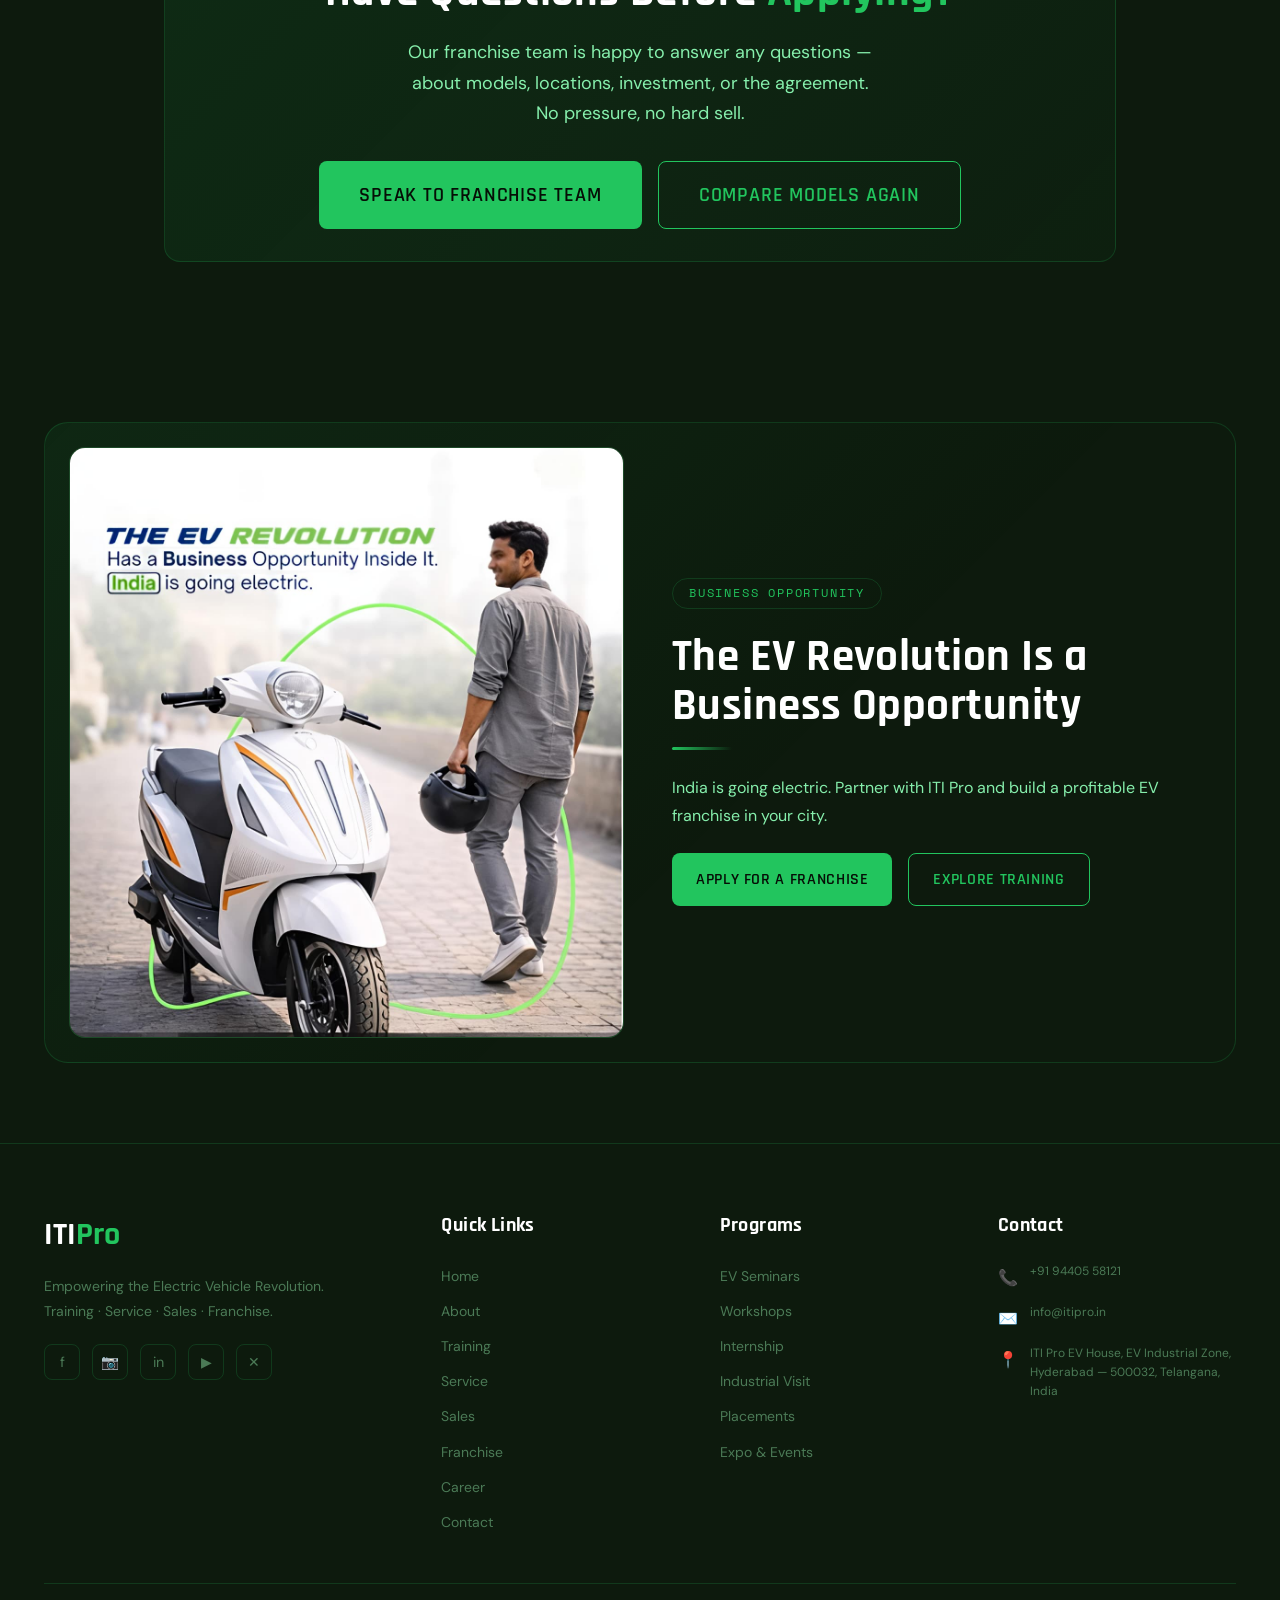
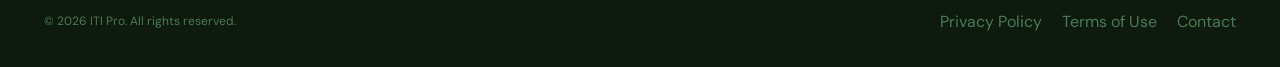
<file: pages/franchise.html>
<!DOCTYPE html>
<html lang="en">
<head>
  <meta charset="UTF-8"/>
  <meta name="viewport" content="width=device-width, initial-scale=1.0"/>
  <meta name="page-title" content="Franchise"/>
  <meta name="description" content="Open an ITI Pro EV franchise — proven model, full setup support, strong brand, and a fast-growing market."/>
  <link rel="stylesheet" href="../assets/css/style.css"/>
  <style>

    /* ── Why franchise cards ── */
    .why-grid {
      display: grid;
      grid-template-columns: repeat(4, 1fr);
      gap: var(--sp-5);
    }
    @media (max-width: 1024px) { .why-grid { grid-template-columns: repeat(2, 1fr); } }
    @media (max-width: 540px)  { .why-grid { grid-template-columns: 1fr; } }

    .why-card {
      background: var(--clr-dark-3);
      border: 1px solid var(--clr-border);
      border-radius: var(--r-lg);
      padding: var(--sp-6);
      transition: all var(--transition);
      position: relative;
      overflow: hidden;
    }
    .why-card::before {
      content: '';
      position: absolute;
      top: 0; left: 0; right: 0;
      height: 3px;
      background: linear-gradient(90deg, var(--clr-primary), transparent);
      opacity: 0;
      transition: opacity var(--transition);
    }
    .why-card:hover {
      border-color: var(--clr-primary);
      transform: translateY(-5px);
      box-shadow: var(--shadow-md), var(--shadow-glow);
    }
    .why-card:hover::before { opacity: 1; }
    .why-icon {
      width: 52px; height: 52px;
      background: rgba(34,197,94,.1);
      border: 1px solid var(--clr-border);
      border-radius: var(--r-md);
      display: flex;
      align-items: center;
      justify-content: center;
      font-size: 1.5rem;
      margin-bottom: var(--sp-4);
      transition: background var(--transition);
    }
    .why-card:hover .why-icon { background: rgba(34,197,94,.2); }
    .why-title { font-family: var(--ff-display); font-size: var(--fs-xl); font-weight: 700; color: var(--clr-white); margin-bottom: var(--sp-3); }
    .why-text  { font-size: var(--fs-sm); color: var(--clr-text-muted); line-height: 1.75; }

    /* ── Franchise model cards ── */
    .model-grid {
      display: grid;
      grid-template-columns: repeat(3, 1fr);
      gap: var(--sp-5);
    }
    @media (max-width: 900px) { .model-grid { grid-template-columns: 1fr; } }

    .model-card {
      background: var(--clr-dark-3);
      border: 1px solid var(--clr-border);
      border-radius: var(--r-xl);
      padding: var(--sp-8) var(--sp-6);
      display: flex;
      flex-direction: column;
      transition: all var(--transition);
      position: relative;
    }
    .model-card.featured {
      border-color: var(--clr-primary);
      box-shadow: var(--shadow-glow);
    }
    .model-card.featured::after {
      content: 'Most Popular';
      position: absolute;
      top: -1px; left: 50%;
      transform: translateX(-50%);
      background: var(--clr-primary);
      color: var(--clr-dark);
      font-family: var(--ff-mono);
      font-size: 10px;
      font-weight: 700;
      text-transform: uppercase;
      letter-spacing: .1em;
      padding: 4px var(--sp-4);
      border-radius: 0 0 var(--r-sm) var(--r-sm);
    }
    .model-card:hover { border-color: var(--clr-primary); transform: translateY(-5px); box-shadow: var(--shadow-md), var(--shadow-glow); }
    .model-card.featured:hover { transform: translateY(-5px); }
    .mc-badge { margin-bottom: var(--sp-5); }
    .mc-title { font-family: var(--ff-display); font-size: var(--fs-2xl); font-weight: 700; color: var(--clr-white); margin-bottom: var(--sp-2); line-height: 1.2; }
    .mc-tagline { font-size: var(--fs-sm); color: var(--clr-text-muted); margin-bottom: var(--sp-6); line-height: 1.7; }
    .mc-details {
      display: flex;
      flex-direction: column;
      gap: 0;
      margin-bottom: var(--sp-6);
      border: 1px solid var(--clr-border);
      border-radius: var(--r-md);
      overflow: hidden;
    }
    .mc-row {
      display: flex;
      justify-content: space-between;
      align-items: center;
      padding: var(--sp-3) var(--sp-4);
      border-bottom: 1px solid rgba(255,255,255,.04);
      gap: var(--sp-4);
    }
    .mc-row:last-child { border-bottom: none; }
    .mc-row__label { font-size: var(--fs-xs); color: var(--clr-text-dim); font-family: var(--ff-mono); text-transform: uppercase; letter-spacing: .07em; flex-shrink: 0; }
    .mc-row__val   { font-size: var(--fs-sm); font-weight: 600; color: var(--clr-white); text-align: right; }
    .mc-row__val.green { color: var(--clr-primary); }
    .mc-includes {
      display: flex;
      flex-direction: column;
      gap: var(--sp-2);
      margin-bottom: var(--sp-6);
      flex: 1;
    }
    .mc-include-item {
      display: flex;
      align-items: flex-start;
      gap: var(--sp-2);
      font-size: var(--fs-sm);
      color: var(--clr-text-muted);
    }
    .mc-include-item::before { content: '✓'; color: var(--clr-primary); font-weight: 700; flex-shrink: 0; }

    /* ── Process timeline ── */
    .process-steps {
      display: grid;
      grid-template-columns: repeat(5, 1fr);
      gap: 0;
      position: relative;
    }
    .process-steps::before {
      content: '';
      position: absolute;
      top: 28px;
      left: 10%;
      right: 10%;
      height: 1px;
      background: linear-gradient(90deg, transparent, var(--clr-border), var(--clr-border), transparent);
    }
    @media (max-width: 900px) { .process-steps { grid-template-columns: repeat(3, 1fr); } .process-steps::before { display: none; } }
    @media (max-width: 560px) { .process-steps { grid-template-columns: 1fr; } }

    .ps-item { text-align: center; padding: var(--sp-4); position: relative; }
    .ps-num {
      width: 56px; height: 56px;
      border-radius: 50%;
      background: var(--clr-dark-3);
      border: 1px solid var(--clr-border);
      display: flex;
      align-items: center;
      justify-content: center;
      font-family: var(--ff-display);
      font-size: var(--fs-xl);
      font-weight: 700;
      color: var(--clr-primary);
      margin-inline: auto;
      margin-bottom: var(--sp-3);
      position: relative;
      z-index: 1;
      transition: all var(--transition);
    }
    .ps-item:hover .ps-num { background: rgba(34,197,94,.15); border-color: var(--clr-primary); box-shadow: var(--shadow-glow); }
    .ps-title { font-family: var(--ff-display); font-size: var(--fs-base); font-weight: 700; color: var(--clr-white); margin-bottom: var(--sp-1); }
    .ps-text  { font-size: var(--fs-xs); color: var(--clr-text-muted); line-height: 1.65; }

    /* ── Agreement section ── */
    .agreement-grid {
      display: grid;
      grid-template-columns: 1fr 1fr;
      gap: var(--sp-5);
    }
    @media (max-width: 760px) { .agreement-grid { grid-template-columns: 1fr; } }

    .agreement-point {
      background: var(--clr-dark-4);
      border: 1px solid var(--clr-border);
      border-radius: var(--r-lg);
      padding: var(--sp-5) var(--sp-6);
      transition: all var(--transition);
    }
    .agreement-point:hover { border-color: var(--clr-primary); }
    .ap-label {
      font-family: var(--ff-mono);
      font-size: var(--fs-xs);
      text-transform: uppercase;
      letter-spacing: .1em;
      color: var(--clr-primary);
      margin-bottom: var(--sp-2);
    }
    .ap-title { font-family: var(--ff-display); font-size: var(--fs-lg); font-weight: 700; color: var(--clr-white); margin-bottom: var(--sp-2); }
    .ap-text  { font-size: var(--fs-sm); color: var(--clr-text-muted); line-height: 1.75; }

    /* ── ROI estimator block ── */
    .roi-block {
      background: linear-gradient(135deg, rgba(34,197,94,.1) 0%, rgba(34,197,94,.03) 60%, rgba(250,204,21,.04) 100%);
      border: 1px solid rgba(34,197,94,.2);
      border-radius: var(--r-xl);
      padding: var(--sp-10) var(--sp-8);
    }
    .roi-grid {
      display: grid;
      grid-template-columns: repeat(4, 1fr);
      gap: var(--sp-5);
      margin-top: var(--sp-8);
    }
    @media (max-width: 800px) { .roi-grid { grid-template-columns: repeat(2, 1fr); } }
    .roi-item { text-align: center; }
    .roi-val {
      font-family: var(--ff-display);
      font-size: var(--fs-3xl);
      font-weight: 700;
      color: var(--clr-primary);
      line-height: 1;
    }
    .roi-label {
      font-size: var(--fs-xs);
      color: var(--clr-text-dim);
      font-family: var(--ff-mono);
      text-transform: uppercase;
      letter-spacing: .08em;
      margin-top: var(--sp-2);
    }
    .roi-note { font-size: var(--fs-xs); color: var(--clr-text-dim); margin-top: 4px; }

    /* ── Testimonial partner ── */
    .partner-testimonial {
      background: var(--clr-dark-3);
      border: 1px solid var(--clr-border);
      border-radius: var(--r-lg);
      padding: var(--sp-6);
    }
    .pt-quote { font-size: 2rem; color: var(--clr-primary); opacity: .4; font-family: Georgia, serif; line-height: 1; margin-bottom: var(--sp-3); }
    .pt-text  { font-size: var(--fs-sm); color: var(--clr-text-muted); line-height: 1.8; font-style: italic; margin-bottom: var(--sp-5); }
    .pt-author { display: flex; align-items: center; gap: var(--sp-3); }
    .pt-avatar { width: 44px; height: 44px; border-radius: 50%; background: var(--clr-dark-4); border: 1px solid var(--clr-border); display: flex; align-items: center; justify-content: center; font-size: 1.3rem; flex-shrink: 0; }
    .pt-name { font-weight: 600; color: var(--clr-white); font-size: var(--fs-sm); }
    .pt-role { font-size: var(--fs-xs); color: var(--clr-text-dim); font-family: var(--ff-mono); }
  </style>
</head>
<body>

<div id="header-placeholder"></div>
<div class="nav-spacer"></div>

<!-- ── PAGE HERO ── -->
<section class="page-hero">
  <div class="container">
    <p class="page-hero__eyebrow">Partner With ITI Pro</p>
    <h1 class="page-hero__title">Open an ITI Pro <span>Franchise</span></h1>
    <p class="page-hero__subtitle">Join India's fastest-growing EV training and service network. Proven model. Full setup support. Strong brand. A market that's only getting bigger.</p>
    <div class="btn-group mt-8">
      <a href="#models" class="btn btn--primary btn--lg">View Franchise Models</a>
      <a href="#apply" class="btn btn--outline btn--lg">Apply Now</a>
    </div>
  </div>
</section>

<!-- ── QUICK STATS ── -->
<div style="background:var(--clr-dark-4); border-top:1px solid var(--clr-border); border-bottom:1px solid var(--clr-border); padding-block:var(--sp-10);">
  <div class="container">
    <div class="grid grid--4">
      <div class="stat-block"><div class="stat-block__number">50+</div><div class="stat-block__label">Active Franchise Centres</div></div>
      <div class="stat-block"><div class="stat-block__number">12+</div><div class="stat-block__label">States Covered</div></div>
      <div class="stat-block"><div class="stat-block__number">10–15</div><div class="stat-block__label">Months Avg. ROI</div></div>
      <div class="stat-block"><div class="stat-block__number">10+</div><div class="stat-block__label">Years Brand Track Record</div></div>
    </div>
  </div>
</div>

<!-- ── WHY ITI PRO FRANCHISE ── -->
<section class="section section--dark">
  <div class="container">
    <div class="section-header section-header--center">
      <span class="section-label">Why Choose Us</span>
      <h2 class="section-title">Why the ITI Pro <span>Franchise?</span></h2>
      <div class="divider"></div>
      <p class="section-subtitle">Eight reasons our franchise partners choose us — and why they stay, grow, and refer others.</p>
    </div>
    <div class="why-grid">
      <div class="why-card">
        <div class="why-icon">🏆</div>
        <div class="why-title">Proven Brand</div>
        <p class="why-text">10+ years of credibility, 5,000+ certified alumni, government partnerships, and recognition from India's top EV OEMs.</p>
      </div>
      <div class="why-card">
        <div class="why-icon">📦</div>
        <div class="why-title">Complete Setup Kit</div>
        <p class="why-text">We provide curriculum, equipment list, lab design guide, branding kit, signage, digital assets, and full operational SOPs — ready to launch.</p>
      </div>
      <div class="why-card">
        <div class="why-icon">🎓</div>
        <div class="why-title">Trainer Certification</div>
        <p class="why-text">All franchise trainers attend ITI Pro's Train-the-Trainer program and receive a certified instructor credential before opening.</p>
      </div>
      <div class="why-card">
        <div class="why-icon">📈</div>
        <div class="why-title">Multiple Revenue Streams</div>
        <p class="why-text">Earn from training fees, service charges, product sales, corporate tie-ups, and government skill mission grants — all from one centre.</p>
      </div>
      <div class="why-card">
        <div class="why-icon">📍</div>
        <div class="why-title">Territory Exclusivity</div>
        <p class="why-text">Each franchise receives a defined exclusive territory. ITI Pro will not open or authorise another centre in your zone during the agreement period.</p>
      </div>
      <div class="why-card">
        <div class="why-icon">📣</div>
        <div class="why-title">Marketing Support</div>
        <p class="why-text">Centralised digital marketing, social media campaigns, event support, and co-branded collateral — all provided and managed by ITI Pro HQ.</p>
      </div>
      <div class="why-card">
        <div class="why-icon">🤝</div>
        <div class="why-title">Placement Network Access</div>
        <p class="why-text">Your students get access to ITI Pro's national placement network — 200+ hiring partners, campus drives, and the ITI Pro alumni ecosystem.</p>
      </div>
      <div class="why-card">
        <div class="why-icon">🔄</div>
        <div class="why-title">Ongoing Updates</div>
        <p class="why-text">EV technology evolves fast. We update your curriculum, trainer knowledge, and equipment list every 6 months — at no extra cost.</p>
      </div>
    </div>
  </div>
</section>

<!-- ── FRANCHISE MODELS ── -->
<section class="section section--dark2" id="models">
  <div class="container">
    <div class="section-header section-header--center">
      <span class="section-label">Choose Your Format</span>
      <h2 class="section-title">Franchise <span>Models</span></h2>
      <div class="divider"></div>
      <p class="section-subtitle">Three formats designed for different budgets, spaces, and ambitions. Every model comes with the same ITI Pro brand quality and support system.</p>
    </div>
    <div class="model-grid">

      <!-- Training Studio -->
      <div class="model-card">
        <div class="mc-badge"><span class="badge badge--dim">Starter Format</span></div>
        <div class="mc-title">Training Studio</div>
        <p class="mc-tagline">Small-format training centre focused on workshops, short courses, and seminars. Ideal for coaching institutes, ITI colleges, and first-time entrepreneurs.</p>
        <div class="mc-details">
          <div class="mc-row"><span class="mc-row__label">Space Needed</span><span class="mc-row__val">400–800 sq ft</span></div>
          <div class="mc-row"><span class="mc-row__label">Investment</span><span class="mc-row__val green">₹5–8 Lakhs</span></div>
          <div class="mc-row"><span class="mc-row__label">Franchise Fee</span><span class="mc-row__val">₹1 Lakh</span></div>
          <div class="mc-row"><span class="mc-row__label">Revenue Share</span><span class="mc-row__val">15% to ITI Pro</span></div>
          <div class="mc-row"><span class="mc-row__label">Avg. ROI Period</span><span class="mc-row__val green">12–18 Months</span></div>
          <div class="mc-row"><span class="mc-row__label">Agreement Term</span><span class="mc-row__val">3 Years (renewable)</span></div>
        </div>
        <div class="mc-includes">
          <div class="mc-include-item">Complete curriculum and courseware</div>
          <div class="mc-include-item">Branding kit and signage design</div>
          <div class="mc-include-item">Trainer certification (2 trainers)</div>
          <div class="mc-include-item">Equipment checklist and vendor list</div>
          <div class="mc-include-item">3-month launch marketing support</div>
          <div class="mc-include-item">Student placement portal access</div>
        </div>
        <a href="#apply" class="btn btn--outline w-full">Apply for This Model</a>
      </div>

      <!-- Training + Service Hub -->
      <div class="model-card featured">
        <div class="mc-badge"><span class="badge badge--primary">Best Value</span></div>
        <div class="mc-title">Training + Service Hub</div>
        <p class="mc-tagline">Full-service centre combining a training room with a live EV service bay. Maximum revenue potential with two active income streams from day one.</p>
        <div class="mc-details">
          <div class="mc-row"><span class="mc-row__label">Space Needed</span><span class="mc-row__val">1,000–2,000 sq ft</span></div>
          <div class="mc-row"><span class="mc-row__label">Investment</span><span class="mc-row__val green">₹12–20 Lakhs</span></div>
          <div class="mc-row"><span class="mc-row__label">Franchise Fee</span><span class="mc-row__val">₹2.5 Lakhs</span></div>
          <div class="mc-row"><span class="mc-row__label">Revenue Share</span><span class="mc-row__val">12% to ITI Pro</span></div>
          <div class="mc-row"><span class="mc-row__label">Avg. ROI Period</span><span class="mc-row__val green">10–15 Months</span></div>
          <div class="mc-row"><span class="mc-row__label">Agreement Term</span><span class="mc-row__val">3 Years (renewable)</span></div>
        </div>
        <div class="mc-includes">
          <div class="mc-include-item">Full curriculum + service SOPs</div>
          <div class="mc-include-item">Branding kit — interior + exterior</div>
          <div class="mc-include-item">Trainer + technician certification (4 staff)</div>
          <div class="mc-include-item">Diagnostic equipment support list</div>
          <div class="mc-include-item">AMC (service contracts) onboarding help</div>
          <div class="mc-include-item">6-month dedicated marketing campaign</div>
          <div class="mc-include-item">Placement + service referral network</div>
          <div class="mc-include-item">Dedicated franchise support manager</div>
        </div>
        <a href="#apply" class="btn btn--primary w-full">Apply for This Model</a>
      </div>

      <!-- Regional Master Franchise -->
      <div class="model-card">
        <div class="mc-badge"><span class="badge badge--accent">Enterprise Format</span></div>
        <div class="mc-title">Regional Master Franchise</div>
        <p class="mc-tagline">Own the exclusive rights to develop, launch, and manage multiple ITI Pro centres across your district or state. Sub-franchise to others under your territory.</p>
        <div class="mc-details">
          <div class="mc-row"><span class="mc-row__label">Territory</span><span class="mc-row__val">District or State</span></div>
          <div class="mc-row"><span class="mc-row__label">Investment</span><span class="mc-row__val green">₹30–50 Lakhs</span></div>
          <div class="mc-row"><span class="mc-row__label">Franchise Fee</span><span class="mc-row__val">₹8 Lakhs</span></div>
          <div class="mc-row"><span class="mc-row__label">Revenue Share</span><span class="mc-row__val">8% to ITI Pro</span></div>
          <div class="mc-row"><span class="mc-row__label">Avg. ROI Period</span><span class="mc-row__val green">18–24 Months</span></div>
          <div class="mc-row"><span class="mc-row__label">Agreement Term</span><span class="mc-row__val">5 Years (renewable)</span></div>
        </div>
        <div class="mc-includes">
          <div class="mc-include-item">Sub-franchise appointment rights</div>
          <div class="mc-include-item">Full support to onboard sub-partners</div>
          <div class="mc-include-item">Regional marketing budget (co-funded)</div>
          <div class="mc-include-item">Priority access to government tie-ups</div>
          <div class="mc-include-item">Dedicated regional account team</div>
          <div class="mc-include-item">Annual performance incentive scheme</div>
        </div>
        <a href="#apply" class="btn btn--outline w-full">Apply for This Model</a>
      </div>

    </div>
  </div>
</section>

<!-- ── ROI ESTIMATOR ── -->
<section class="section section--dark3">
  <div class="container">
    <div class="roi-block">
      <div class="section-header section-header--center" style="margin-bottom:0;">
        <span class="section-label">Earnings Potential</span>
        <h2 class="section-title">What a Training + Service Hub <span>Can Earn</span></h2>
        <div class="divider"></div>
        <p class="section-subtitle" style="margin-bottom:0;">Illustrative monthly revenue estimate for a mid-size Training + Service Hub franchise. Actual results depend on location, execution, and market.</p>
      </div>
      <div class="roi-grid">
        <div class="roi-item">
          <div class="roi-val">₹80K–1.2L</div>
          <div class="roi-label">Training Revenue / Mo.</div>
          <div class="roi-note">20–30 students @ ₹4K–5K/mo avg.</div>
        </div>
        <div class="roi-item">
          <div class="roi-val">₹40K–80K</div>
          <div class="roi-label">Service Revenue / Mo.</div>
          <div class="roi-note">50–100 service jobs/month</div>
        </div>
        <div class="roi-item">
          <div class="roi-val">₹20K–40K</div>
          <div class="roi-label">Product Sales / Mo.</div>
          <div class="roi-note">Components and accessories</div>
        </div>
        <div class="roi-item">
          <div class="roi-val">₹1.4L–2.4L</div>
          <div class="roi-label">Total Gross / Mo.</div>
          <div class="roi-note">Before operating expenses</div>
        </div>
      </div>
      <div style="margin-top:var(--sp-6); text-align:center; font-size:var(--fs-xs); color:var(--clr-text-dim); font-family:var(--ff-mono);">
        * Illustrative only. Actual earnings vary by location, market demand, and operational efficiency. Contact us for a location-specific feasibility report.
      </div>
    </div>
  </div>
</section>

<!-- ── ONBOARDING PROCESS ── -->
<section class="section section--dark2">
  <div class="container">
    <div class="section-header section-header--center">
      <span class="section-label">How It Works</span>
      <h2 class="section-title">From Application to <span>Opening Day</span></h2>
      <div class="divider"></div>
      <p class="section-subtitle">A structured, supported onboarding process — from your first enquiry to your grand opening, in as little as 60–90 days.</p>
    </div>
    <div class="process-steps">
      <div class="ps-item">
        <div class="ps-num">01</div>
        <div class="ps-title">Apply Online</div>
        <p class="ps-text">Submit your franchise application with basic details about your location, space, and investment readiness.</p>
      </div>
      <div class="ps-item">
        <div class="ps-num">02</div>
        <div class="ps-title">Screening Call</div>
        <p class="ps-text">Our franchise team reviews your application and schedules a 30-minute discovery call within 3 working days.</p>
      </div>
      <div class="ps-item">
        <div class="ps-num">03</div>
        <div class="ps-title">Site Visit & Approval</div>
        <p class="ps-text">We visit your proposed location, assess suitability, and provide a detailed feasibility and layout report.</p>
      </div>
      <div class="ps-item">
        <div class="ps-num">04</div>
        <div class="ps-title">Agreement & Setup</div>
        <p class="ps-text">Sign the franchise agreement, receive the full setup kit, and begin interior fit-out with our design guidance.</p>
      </div>
      <div class="ps-item">
        <div class="ps-num">05</div>
        <div class="ps-title">Training & Launch</div>
        <p class="ps-text">Your team attends the Train-the-Trainer program. We support your grand opening and first 3 months of marketing.</p>
      </div>
    </div>
  </div>
</section>

<!-- ── FRANCHISE AGREEMENT ── -->
<section class="section section--dark3">
  <div class="container">
    <div class="section-header section-header--center">
      <span class="section-label">Legal Framework</span>
      <h2 class="section-title">The Franchise <span>Agreement</span></h2>
      <div class="divider"></div>
      <p class="section-subtitle">A fair, transparent agreement designed to protect both parties and create a long-term, mutually beneficial partnership.</p>
    </div>

    <div class="agreement-grid">
      <div class="agreement-point">
        <div class="ap-label">Scope</div>
        <div class="ap-title">What the Agreement Covers</div>
        <p class="ap-text">Brand usage rights, territorial exclusivity boundaries, training curriculum license, service SOP license, equipment sourcing rights, trainer certification entitlements, marketing support obligations, revenue sharing structure, quality audit schedule, and renewal and exit clauses. Duration is 3 years (5 years for Master Franchise), fully renewable.</p>
      </div>
      <div class="agreement-point">
        <div class="ap-label">Territory</div>
        <div class="ap-title">Exclusive Territory Rights</div>
        <p class="ap-text">Each franchise is granted a clearly defined exclusive territory — a city zone, district, or state depending on the model — within which ITI Pro will not open, license, or authorise another centre during the active agreement period. Territory boundaries are defined in the agreement schedule and cannot be unilaterally altered by either party.</p>
      </div>
      <div class="agreement-point">
        <div class="ap-label">Ongoing Support</div>
        <div class="ap-title">What ITI Pro Provides Continuously</div>
        <p class="ap-text">Bi-annual curriculum updates, trainer refresher certifications, national marketing campaigns benefiting all centres, student placement support through our central cell, quarterly quality audits with detailed feedback reports, access to the partner portal, and a dedicated franchise relationship manager for the duration of the agreement.</p>
      </div>
      <div class="agreement-point">
        <div class="ap-label">Quality Standards</div>
        <div class="ap-title">Maintaining the ITI Pro Standard</div>
        <p class="ap-text">Franchise partners agree to deliver training and service to ITI Pro's defined quality benchmarks, use only approved branding and curriculum, maintain certified trainer ratios, and participate in quarterly audits. Non-compliance follows a structured improvement notice process before any escalation — we work with partners, not against them.</p>
      </div>
      <div class="agreement-point">
        <div class="ap-label">Fees &amp; Financials</div>
        <div class="ap-title">Revenue Sharing &amp; Fees</div>
        <p class="ap-text">A one-time franchise fee is payable upon agreement signing. A monthly revenue share (8–15% depending on model) is reported and remitted by the 10th of the following month. No hidden royalties or surprise charges. Annual audit of financials is required. Approved government grant income (if applicable) is excluded from revenue share calculation.</p>
      </div>
      <div class="agreement-point">
        <div class="ap-label">Exit &amp; Renewal</div>
        <div class="ap-title">Exit and Renewal Terms</div>
        <p class="ap-text">Franchisees may exit with a 90-day written notice after the first agreement year. No penalty applies if the centre is in good standing. Agreements are renewable every 3 years subject to performance review — high-performing partners receive a discounted renewal fee. In the event of a mutually agreed exit, ITI Pro will help transition students and service customers to the nearest alternative centre.</p>
      </div>
    </div>

    <!-- Accordion for more details -->
    <div style="margin-top: var(--sp-10);">
      <div class="section-header section-header--center" style="margin-bottom:var(--sp-6);">
        <h3 class="section-title" style="font-size:var(--fs-2xl);">Frequently Asked <span>Questions</span></h3>
      </div>
      <div class="accordion">
        <div class="accordion-item">
          <div class="accordion-header">Do I need prior experience in the EV industry to open a franchise?<span class="accordion-icon">+</span></div>
          <div class="accordion-body"><div class="accordion-body-inner">No prior EV industry experience is required for the Training Studio or Training + Service Hub models. ITI Pro's Train-the-Trainer program and trainer certification process equips your team with the required technical knowledge. We do recommend a background in business management or education management for the Master Franchise model.</div></div>
        </div>
        <div class="accordion-item">
          <div class="accordion-header">Can I open a franchise in a tier-2 or tier-3 city?<span class="accordion-icon">+</span></div>
          <div class="accordion-body"><div class="accordion-body-inner">Absolutely. Tier-2 and tier-3 cities are among our highest-priority expansion zones. EV adoption, ITI graduate density, and lower competition often create stronger unit economics in smaller cities than in metros. Several of our best-performing franchise centres are in tier-2 cities like Warangal, Davangere, Hubli, Rajahmundry, and Nanded.</div></div>
        </div>
        <div class="accordion-item">
          <div class="accordion-header">Can I get government grants or PMEGP funding for the franchise?<span class="accordion-icon">+</span></div>
          <div class="accordion-body"><div class="accordion-body-inner">Yes, many franchise partners have used PMEGP, MUDRA, and State Skill Mission subsidies to fund part of their setup costs. ITI Pro's partnership with NSDC and State Skill Missions also makes franchise centres eligible for per-trainee government grants under specific skill development schemes. Our franchise team will guide you on applicable schemes in your state.</div></div>
        </div>
        <div class="accordion-item">
          <div class="accordion-header">What happens if I want to expand after opening one centre?<span class="accordion-icon">+</span></div>
          <div class="accordion-body"><div class="accordion-body-inner">Existing franchise partners are given first right of refusal on adjacent territories before we open them to new applicants. High-performing single-centre partners can also apply to upgrade to a Master Franchise arrangement, giving them the right to open and sub-franchise multiple centres in their region.</div></div>
        </div>
        <div class="accordion-item">
          <div class="accordion-header">How soon can I open after signing the agreement?<span class="accordion-icon">+</span></div>
          <div class="accordion-body"><div class="accordion-body-inner">Most Training Studio partners open within 45–60 days of signing. Training + Service Hub partners typically open in 60–90 days, depending on fit-out requirements. Master Franchise territory development is a rolling process with no fixed opening date. Our onboarding team provides a week-by-week launch checklist to keep you on track.</div></div>
        </div>
      </div>
    </div>
  </div>
</section>

<!-- ── PARTNER TESTIMONIALS ── -->
<section class="section section--dark2">
  <div class="container">
    <div class="section-header section-header--center">
      <span class="section-label">Partner Stories</span>
      <h2 class="section-title">From Our <span>Franchise Partners</span></h2>
      <div class="divider"></div>
    </div>
    <div class="grid grid--3">
      <div class="partner-testimonial">
        <div class="pt-quote">"</div>
        <p class="pt-text">I had zero EV industry background — just a passion for clean energy and a background in running a coaching institute. ITI Pro's setup support and trainer certification made the launch completely stress-free. We broke even in month 11.</p>
        <div class="pt-author">
          <div class="pt-avatar">👩‍💼</div>
          <div>
            <div class="pt-name">Anita Desai</div>
            <div class="pt-role">Training Studio · Pune, Maharashtra</div>
          </div>
        </div>
      </div>
      <div class="partner-testimonial">
        <div class="pt-quote">"</div>
        <p class="pt-text">The Training + Service Hub model was the right call. We earn from training fees during the day and service walk-ins in the afternoon. The service revenue alone covers our operating costs — training is pure profit on top.</p>
        <div class="pt-author">
          <div class="pt-avatar">👨‍🔧</div>
          <div>
            <div class="pt-name">Ravi Shankar</div>
            <div class="pt-role">Training + Service Hub · Coimbatore, TN</div>
          </div>
        </div>
      </div>
      <div class="partner-testimonial">
        <div class="pt-quote">"</div>
        <p class="pt-text">As a Master Franchise holder, I've now opened four centres across my district in 18 months. The sub-franchise support from ITI Pro HQ made it very manageable. The brand opens doors — government bodies and colleges respond immediately.</p>
        <div class="pt-author">
          <div class="pt-avatar">👨‍💼</div>
          <div>
            <div class="pt-name">Mahesh Naidu</div>
            <div class="pt-role">Master Franchise · Guntur District, AP</div>
          </div>
        </div>
      </div>
    </div>
  </div>
</section>

<!-- ── APPLICATION FORM ── -->
<section class="section section--dark3" id="apply">
  <div class="container container--md">
    <div class="section-header section-header--center">
      <span class="section-label">Get Started</span>
      <h2 class="section-title">Apply for a <span>Franchise</span></h2>
      <div class="divider"></div>
      <p class="section-subtitle">Fill in the form below and our franchise team will reach out within 2 working days to schedule a discovery call.</p>
    </div>

    <div class="card" style="padding: var(--sp-8);">
      <div class="form-grid">
        <div class="form-group">
          <label class="form-label">Full Name *</label>
          <input class="form-input" type="text" placeholder="Your full name"/>
        </div>
        <div class="form-group">
          <label class="form-label">Phone Number *</label>
          <input class="form-input" type="tel" placeholder="+91 XXXXX XXXXX"/>
        </div>
      </div>
      <div class="form-grid">
        <div class="form-group">
          <label class="form-label">Email Address *</label>
          <input class="form-input" type="email" placeholder="you@email.com"/>
        </div>
        <div class="form-group">
          <label class="form-label">City / Location *</label>
          <input class="form-input" type="text" placeholder="City you want to open in"/>
        </div>
      </div>
      <div class="form-grid">
        <div class="form-group">
          <label class="form-label">Franchise Model *</label>
          <select class="form-select">
            <option value="">Select a model</option>
            <option>Training Studio (₹5–8 Lakhs)</option>
            <option>Training + Service Hub (₹12–20 Lakhs)</option>
            <option>Regional Master Franchise (₹30–50 Lakhs)</option>
            <option>Not sure — need guidance</option>
          </select>
        </div>
        <div class="form-group">
          <label class="form-label">Available Space (sq ft)</label>
          <select class="form-select">
            <option value="">Select range</option>
            <option>Less than 400 sq ft</option>
            <option>400–800 sq ft</option>
            <option>800–1,500 sq ft</option>
            <option>1,500–2,500 sq ft</option>
            <option>2,500+ sq ft</option>
            <option>Looking for space</option>
          </select>
        </div>
      </div>
      <div class="form-group">
        <label class="form-label">Current Profession / Background</label>
        <input class="form-input" type="text" placeholder="e.g. Education, Auto repair, Business owner, Engineer…"/>
      </div>
      <div class="form-group">
        <label class="form-label">Tell Us About Your Interest</label>
        <textarea class="form-textarea" placeholder="Why do you want to open an ITI Pro franchise? Any existing infrastructure, team, or background you'd like to share?"></textarea>
      </div>
      <div style="display:flex; align-items:center; gap:var(--sp-3); margin-bottom:var(--sp-6);">
        <input type="checkbox" id="agree-terms" style="width:18px; height:18px; accent-color:var(--clr-primary); flex-shrink:0;"/>
        <label for="agree-terms" style="font-size:var(--fs-sm); color:var(--clr-text-muted); cursor:pointer;">I agree to be contacted by the ITI Pro franchise team. I understand this is an enquiry, not a commitment.</label>
      </div>
      <button class="btn btn--primary btn--lg w-full"
        onclick="alert('Thank you for your franchise application! Our team will contact you within 2 working days.')">
        Submit Franchise Application
      </button>
    </div>
  </div>
</section>

<!-- ── FINAL CTA ── -->
<section class="section section--dark2">
  <div class="container container--md">
    <div class="highlight-box text-center">
      <span class="section-label">Ready to Talk?</span>
      <h2 class="section-title mt-4">Have Questions Before <span>Applying?</span></h2>
      <p style="color:var(--clr-text-muted); font-size:var(--fs-md); max-width:480px; margin-inline:auto; margin-block:var(--sp-5) var(--sp-8);">
        Our franchise team is happy to answer any questions — about models, locations, investment, or the agreement. No pressure, no hard sell.
      </p>
      <div class="btn-group" style="justify-content:center;">
        <a href="./contact.html" class="btn btn--primary btn--lg">Speak to Franchise Team</a>
        <a href="#models" class="btn btn--outline btn--lg">Compare Models Again</a>
      </div>
    </div>
  </div>
</section>

<!-- ── FRANCHISE FLYER ── -->
<section class="section section--dark2">
  <div class="container">
    <div id="franchise-flyer"></div>
  </div>
</section>

<div id="footer-placeholder"></div>
<script src="../assets/js/config.js"></script>
<script src="../assets/js/main.js"></script>
<script src="../assets/js/ev-catalog.js"></script>
<script>
  EVCatalog.renderFlyerBanner('franchise-flyer', {
    index: 2,
    eyebrow: 'Business Opportunity',
    ctaText: 'Apply for a Franchise',
    ctaHref: './contact.html',
    ctaSecondary: { text: 'Explore Training', href: './training.html' }
  });
</script>
</body>
</html>
</file>
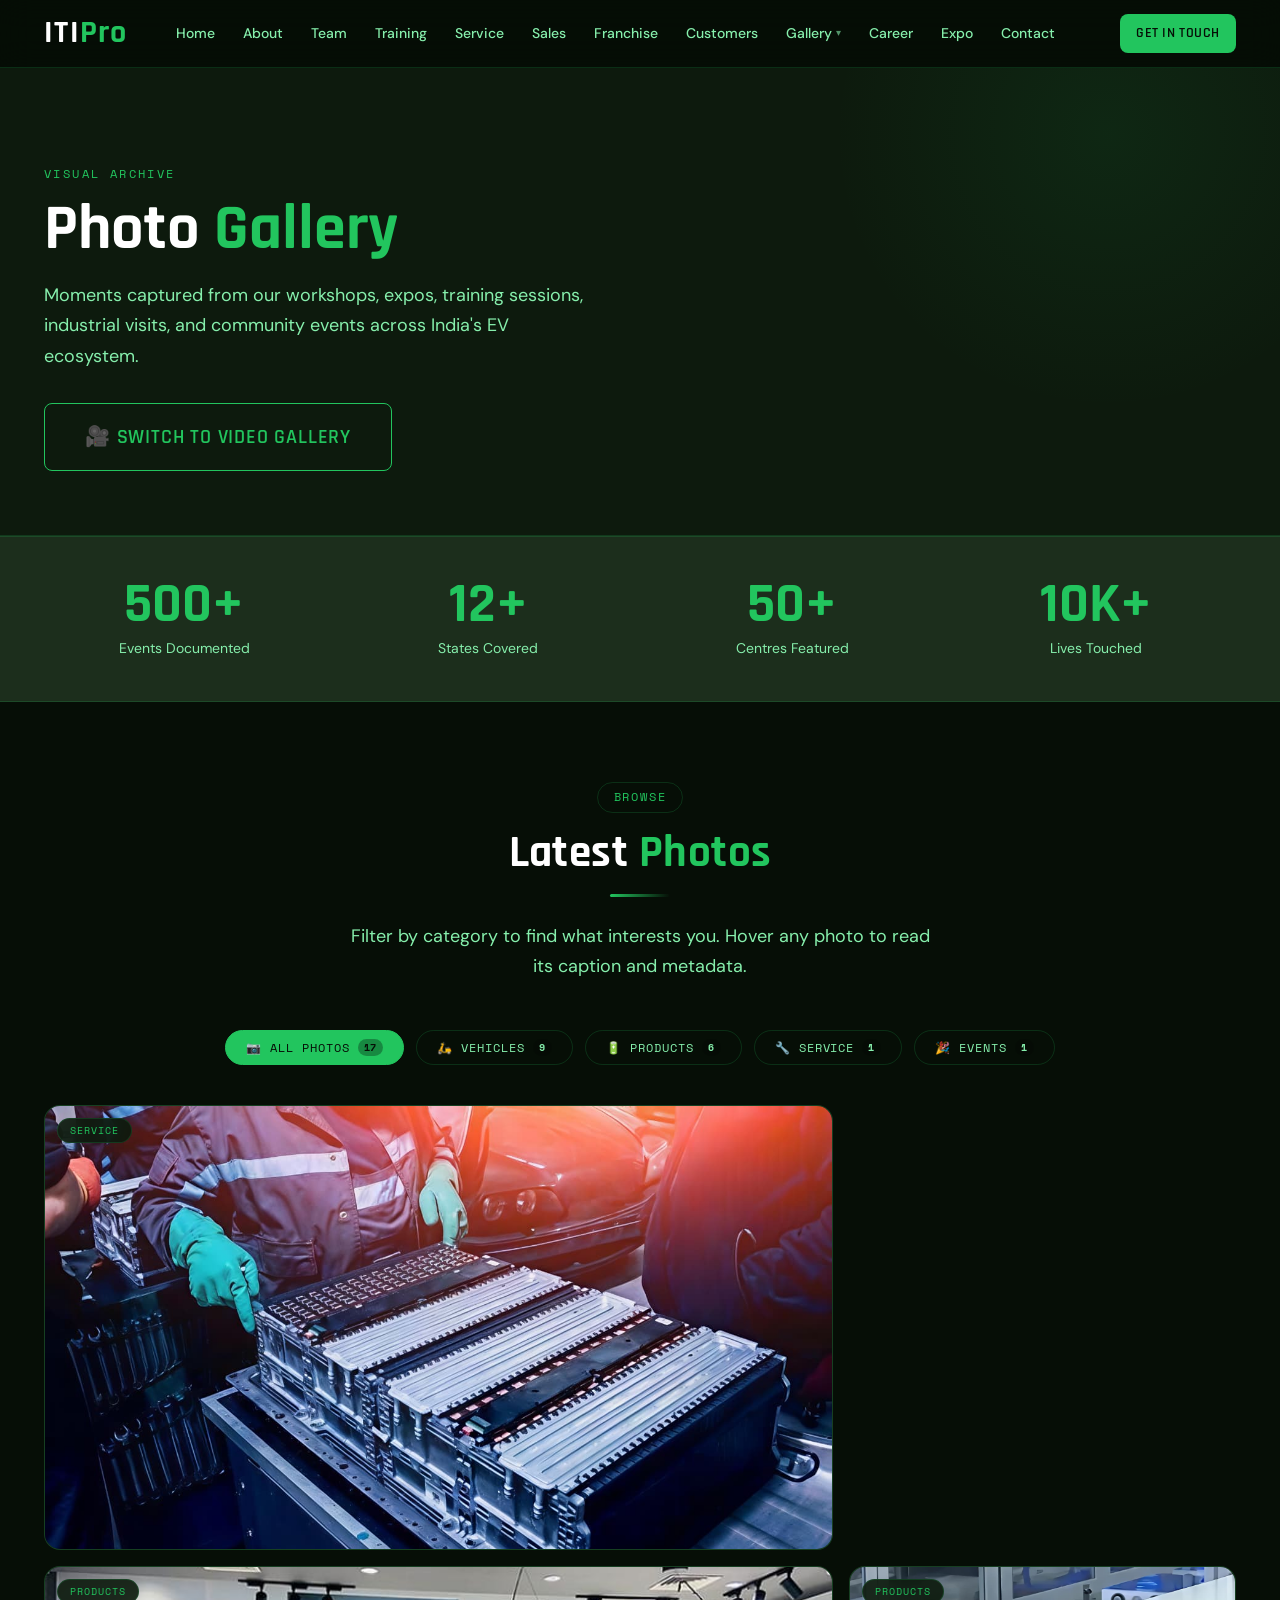
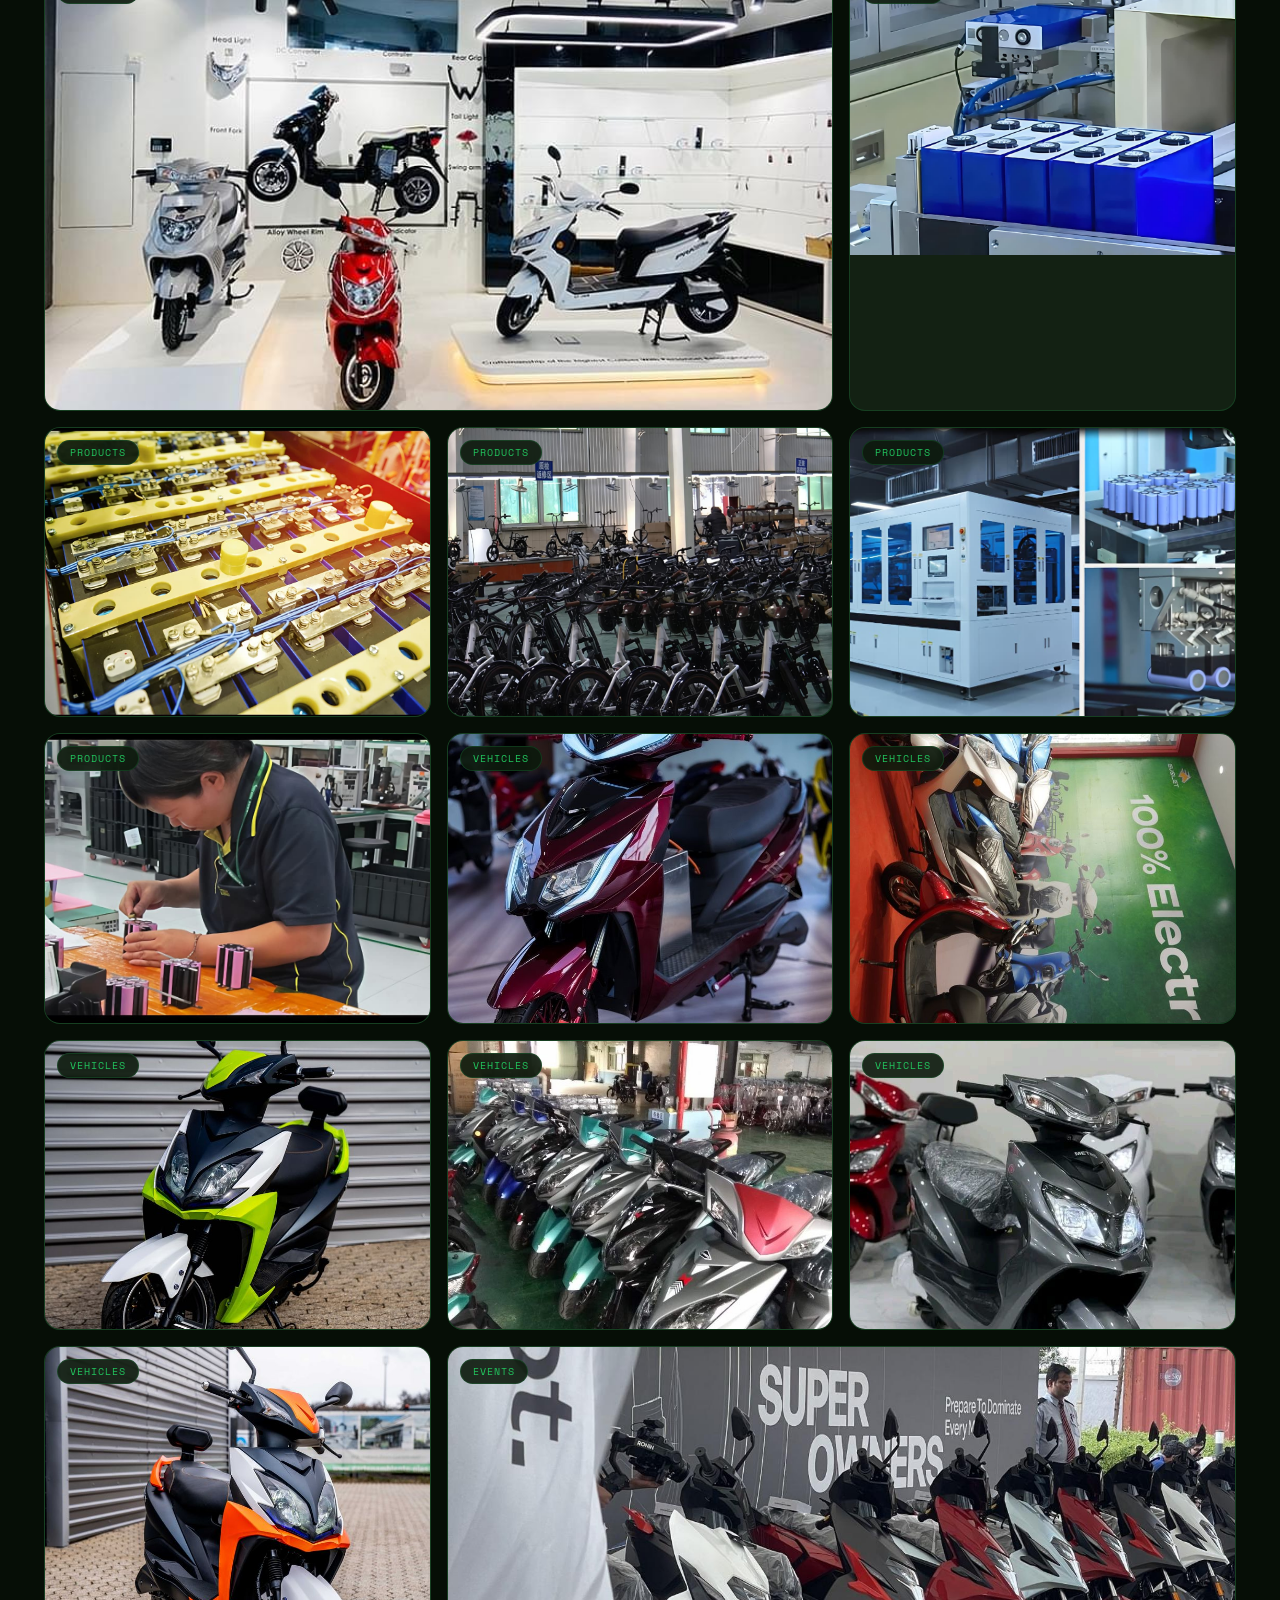
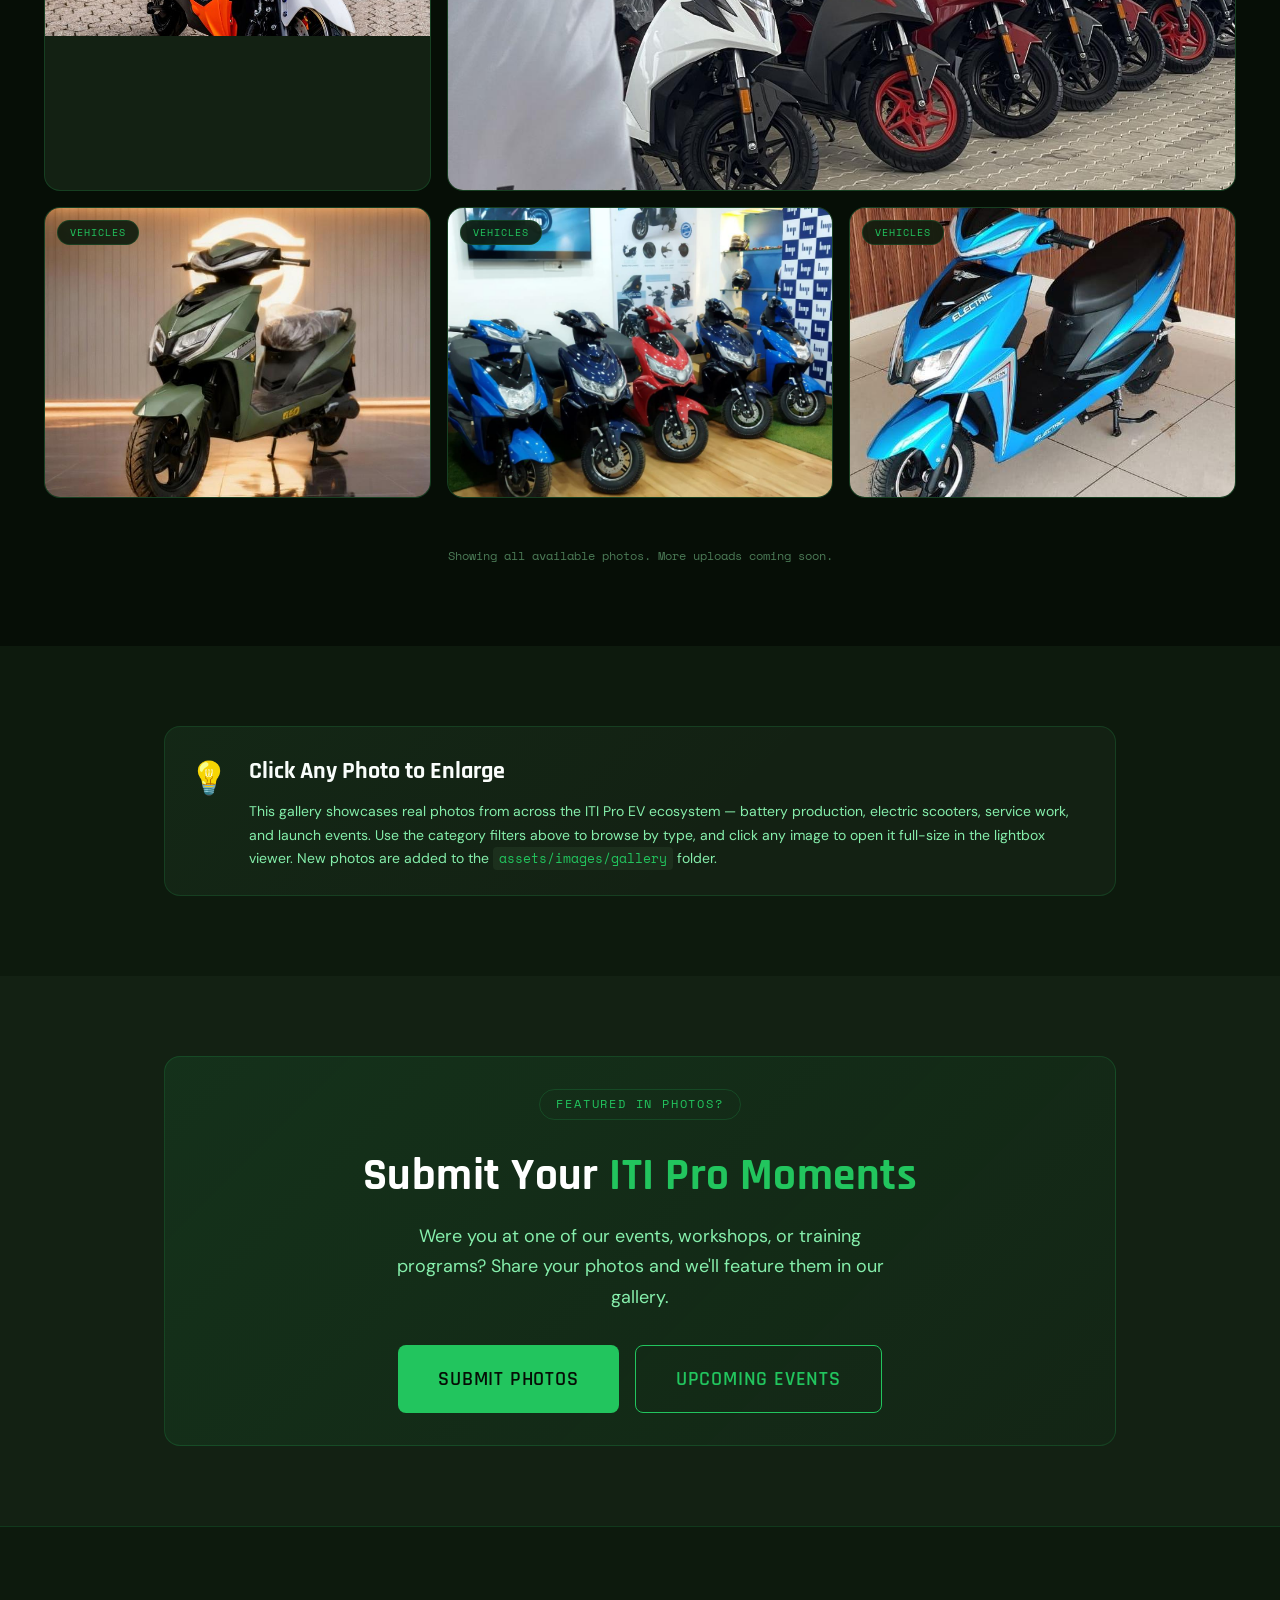
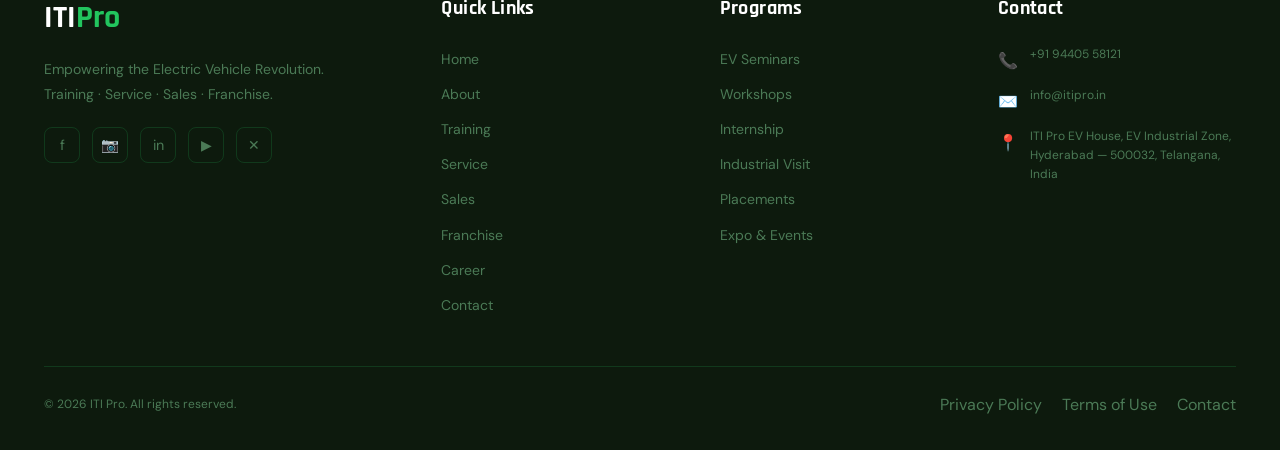
<file: pages/photo-gallery.html>
<!DOCTYPE html>
<html lang="en">
<head>
  <meta charset="UTF-8"/>
  <meta name="viewport" content="width=device-width, initial-scale=1.0"/>
  <meta name="page-title" content="Photo Gallery"/>
  <meta name="description" content="ITI Pro photo gallery — moments from our workshops, expos, training sessions, and community events."/>
  <link rel="stylesheet" href="../assets/css/style.css"/>
  <style>

    /* ── Photo filter buttons ── */
    .photo-filter {
      display: flex;
      flex-wrap: wrap;
      gap: var(--sp-3);
      margin-bottom: var(--sp-10);
      justify-content: center;
    }
    .photo-filter-btn {
      padding: var(--sp-2) var(--sp-5);
      border-radius: var(--r-full);
      border: 1px solid var(--clr-border);
      color: var(--clr-text-muted);
      font-family: var(--ff-mono);
      font-size: var(--fs-xs);
      text-transform: uppercase;
      letter-spacing: .08em;
      cursor: pointer;
      transition: all var(--transition);
      background: transparent;
      display: inline-flex;
      align-items: center;
      gap: var(--sp-2);
    }
    .photo-filter-btn:hover, .photo-filter-btn.active {
      background: var(--clr-primary);
      color: var(--clr-dark);
      border-color: var(--clr-primary);
    }
    .photo-filter-btn .count {
      background: rgba(0,0,0,.15);
      padding: 1px 6px;
      border-radius: var(--r-full);
      font-size: 10px;
      font-weight: 700;
    }
    .photo-filter-btn.active .count { background: rgba(0,0,0,.3); }

    /* ── Masonry-style responsive grid ── */
    .photo-grid {
      display: grid;
      grid-template-columns: repeat(3, 1fr);
      gap: var(--sp-4);
    }
    @media (max-width: 900px) { .photo-grid { grid-template-columns: repeat(2, 1fr); } }
    @media (max-width: 540px) { .photo-grid { grid-template-columns: 1fr; } }

    .photo-item {
      position: relative;
      overflow: hidden;
      border-radius: var(--r-lg);
      border: 1px solid var(--clr-border);
      cursor: pointer;
      background: var(--clr-dark-3);
      transition: all var(--transition);
    }
    .photo-item.hidden { display: none; }
    .photo-item:hover {
      border-color: var(--clr-primary);
      transform: translateY(-3px);
      box-shadow: var(--shadow-md), var(--shadow-glow);
    }
    .photo-item__media {
      aspect-ratio: 4/3;
      overflow: hidden;
      background: linear-gradient(135deg, var(--clr-dark-3), var(--clr-dark-4));
      display: flex;
      flex-direction: column;
      align-items: center;
      justify-content: center;
      gap: var(--sp-2);
      position: relative;
      transition: all var(--transition-slow);
    }
    .photo-item:hover .photo-item__media { background: linear-gradient(135deg, var(--clr-dark-3), rgba(34,197,94,.08)); }
    .photo-item__icon { font-size: 3rem; opacity: .35; transition: all var(--transition); }
    .photo-item:hover .photo-item__icon { opacity: .6; transform: scale(1.1); }
    .photo-item__placeholder-label {
      font-family: var(--ff-mono);
      font-size: 10px;
      text-transform: uppercase;
      letter-spacing: .1em;
      color: var(--clr-text-dim);
    }
    .photo-item__cat-badge {
      position: absolute;
      top: var(--sp-3);
      left: var(--sp-3);
      background: rgba(13,26,13,.9);
      backdrop-filter: blur(8px);
      border: 1px solid var(--clr-border);
      border-radius: var(--r-full);
      padding: 3px var(--sp-3);
      font-family: var(--ff-mono);
      font-size: 10px;
      text-transform: uppercase;
      letter-spacing: .1em;
      color: var(--clr-primary);
    }
    .photo-item__overlay {
      position: absolute;
      inset: 0;
      background: linear-gradient(to top, rgba(6,14,6,.92) 0%, rgba(6,14,6,.4) 50%, transparent 100%);
      opacity: 0;
      transition: opacity var(--transition);
      display: flex;
      align-items: flex-end;
      padding: var(--sp-5) var(--sp-4) var(--sp-4);
    }
    .photo-item:hover .photo-item__overlay { opacity: 1; }
    .photo-item__caption-wrap { width: 100%; }
    .photo-item__caption {
      font-size: var(--fs-sm);
      color: var(--clr-white);
      font-weight: 600;
      margin-bottom: var(--sp-1);
      line-height: 1.3;
    }
    .photo-item__meta {
      font-size: 11px;
      color: var(--clr-text-muted);
      font-family: var(--ff-mono);
      display: flex;
      align-items: center;
      gap: var(--sp-3);
    }

    /* ── Featured highlights row ── */
    .featured-photo {
      grid-column: span 2;
    }
    .featured-photo .photo-item__media { aspect-ratio: 16/9; }
    @media (max-width: 900px) {
      .featured-photo { grid-column: span 2; }
      .featured-photo .photo-item__media { aspect-ratio: 4/3; }
    }
    @media (max-width: 540px) {
      .featured-photo { grid-column: span 1; }
    }

    /* ── Empty state ── */
    .empty-state {
      text-align: center;
      padding: var(--sp-16) var(--sp-6);
      color: var(--clr-text-dim);
      display: none;
    }
    .empty-state.show { display: block; }
    .empty-state .es-icon { font-size: 3rem; margin-bottom: var(--sp-3); opacity: .4; }
    .empty-state .es-text { font-size: var(--fs-sm); }
  </style>
</head>
<body>

<div id="header-placeholder"></div>
<div class="nav-spacer"></div>

<!-- ── PAGE HERO ── -->
<section class="page-hero">
  <div class="container">
    <p class="page-hero__eyebrow">Visual Archive</p>
    <h1 class="page-hero__title">Photo <span>Gallery</span></h1>
    <p class="page-hero__subtitle">Moments captured from our workshops, expos, training sessions, industrial visits, and community events across India's EV ecosystem.</p>
    <div class="btn-group mt-8">
      <a href="./video-gallery.html" class="btn btn--outline btn--lg">🎥 Switch to Video Gallery</a>
    </div>
  </div>
</section>

<!-- ── QUICK STATS ── -->
<div style="background:var(--clr-dark-4); border-top:1px solid var(--clr-border); border-bottom:1px solid var(--clr-border); padding-block:var(--sp-10);">
  <div class="container">
    <div class="grid grid--4">
      <div class="stat-block"><div class="stat-block__number">500+</div><div class="stat-block__label">Events Documented</div></div>
      <div class="stat-block"><div class="stat-block__number">12+</div><div class="stat-block__label">States Covered</div></div>
      <div class="stat-block"><div class="stat-block__number">50+</div><div class="stat-block__label">Centres Featured</div></div>
      <div class="stat-block"><div class="stat-block__number">10K+</div><div class="stat-block__label">Lives Touched</div></div>
    </div>
  </div>
</div>

<!-- ── GALLERY ── -->
<section class="section section--dark">
  <div class="container">
    <div class="section-header section-header--center">
      <span class="section-label">Browse</span>
      <h2 class="section-title">Latest <span>Photos</span></h2>
      <div class="divider"></div>
      <p class="section-subtitle">Filter by category to find what interests you. Hover any photo to read its caption and metadata.</p>
    </div>

    <!-- Category filter -->
    <div class="photo-filter" id="photo-filter"></div>

    <!-- Grid -->
    <div class="photo-grid" id="photo-grid"></div>

    <!-- Empty state -->
    <div class="empty-state" id="empty-state">
      <div class="es-icon">📷</div>
      <div class="es-text">No photos in this category yet. Check back soon.</div>
    </div>

    <!-- Load more -->
    <div class="text-center mt-12">
      <p class="text-dim" style="font-size: var(--fs-xs); font-family: var(--ff-mono);">Showing all available photos. More uploads coming soon.</p>
    </div>
  </div>
</section>

<!-- ── HELP REPLACE PLACEHOLDERS NOTE ── -->
<section class="section section--dark2">
  <div class="container container--md">
    <div class="card" style="display:flex; gap:var(--sp-5); align-items:flex-start;">
      <div style="font-size:2rem; flex-shrink:0;">💡</div>
      <div>
        <div class="card__title">Click Any Photo to Enlarge</div>
        <p class="card__text">This gallery showcases real photos from across the ITI Pro EV ecosystem — battery production, electric scooters, service work, and launch events. Use the category filters above to browse by type, and click any image to open it full-size in the lightbox viewer. New photos are added to the <code style="background:var(--clr-dark-4); padding:2px 6px; border-radius:var(--r-sm); font-size:.9em; color:var(--clr-primary);">assets/images/gallery</code> folder.</p>
      </div>
    </div>
  </div>
</section>

<!-- ── SUBMIT YOUR EVENT CTA ── -->
<section class="section section--dark3">
  <div class="container container--md">
    <div class="highlight-box text-center">
      <span class="section-label">Featured in Photos?</span>
      <h2 class="section-title mt-4">Submit Your <span>ITI Pro Moments</span></h2>
      <p style="color:var(--clr-text-muted); font-size:var(--fs-md); max-width:520px; margin-inline:auto; margin-block:var(--sp-5) var(--sp-8);">
        Were you at one of our events, workshops, or training programs? Share your photos and we'll feature them in our gallery.
      </p>
      <div class="btn-group" style="justify-content:center;">
        <a href="./contact.html" class="btn btn--primary btn--lg">Submit Photos</a>
        <a href="./expo.html" class="btn btn--outline btn--lg">Upcoming Events</a>
      </div>
    </div>
  </div>
</section>

<div id="footer-placeholder"></div>
<script src="../assets/js/config.js"></script>
<script src="../assets/js/main.js"></script>
<script src="../assets/js/ev-catalog.js"></script>
<script>
(function() {
  function assetUrl(p){ return (location.pathname.indexOf('/pages/')!==-1?'../':'./') + p; }
  const G = function(n){ return assetUrl('assets/images/gallery/' + n + '.jpeg'); };

  // Real ITI Pro photos from the EV media archive
  const photos = [
    { cat: 'service',  caption: 'Technicians Servicing an EV Battery Pack',     icon: '🔧',  date: '2026', loc: 'Service Bay', featured: true,  image: G('gallery-04') },
    { cat: 'products', caption: 'EV Showroom — Component Cutaway Display',       icon: '⚡',  date: '2026', loc: 'Showroom',    featured: true,  image: G('gallery-17') },
    { cat: 'products', caption: 'Automated Prismatic Battery Cell Production',   icon: '🔋',  date: '2026', loc: 'Factory',     featured: false, image: G('gallery-01') },
    { cat: 'products', caption: 'EV Battery Module — Busbar Assembly',           icon: '🔋',  date: '2026', loc: 'Factory',     featured: false, image: G('gallery-02') },
    { cat: 'products', caption: 'E-Bike Manufacturing Floor',                    icon: '🏭',  date: '2026', loc: 'Factory',     featured: false, image: G('gallery-03') },
    { cat: 'products', caption: 'Cylindrical Cell Battery Production Line',       icon: '🔋',  date: '2026', loc: 'Factory',     featured: false, image: G('gallery-05') },
    { cat: 'products', caption: 'Assembling Cylindrical Battery Packs',          icon: '🔧',  date: '2026', loc: 'Factory',     featured: false, image: G('gallery-06') },
    { cat: 'vehicles', caption: 'Premium Red Electric Scooter',                  icon: '🛵',  date: '2026', loc: 'Showroom',    featured: false, image: G('gallery-07') },
    { cat: 'vehicles', caption: '100% Electric Scooter Showroom',                icon: '⚡',  date: '2026', loc: 'Showroom',    featured: false, image: G('gallery-08') },
    { cat: 'vehicles', caption: 'Neon Green Electric Scooter',                   icon: '🛵',  date: '2026', loc: 'Showroom',    featured: false, image: G('gallery-09') },
    { cat: 'vehicles', caption: 'Electric Scooter Stock — Ready to Dispatch',    icon: '📦',  date: '2026', loc: 'Warehouse',   featured: false, image: G('gallery-10') },
    { cat: 'vehicles', caption: 'Metro Electric Scooter in Showroom',            icon: '🛵',  date: '2026', loc: 'Showroom',    featured: false, image: G('gallery-11') },
    { cat: 'vehicles', caption: 'Orange Electric Scooter',                       icon: '🛵',  date: '2026', loc: 'Showroom',    featured: false, image: G('gallery-12') },
    { cat: 'events',   caption: 'Electric Scooter Dealer Launch Event',          icon: '🎉',  date: '2026', loc: 'Launch',      featured: true,  image: G('gallery-14') },
    { cat: 'vehicles', caption: 'Matte Green Electric Scooter Showcase',         icon: '🛵',  date: '2026', loc: 'Showroom',    featured: false, image: G('gallery-15') },
    { cat: 'vehicles', caption: 'Electric Scooter Showroom Lineup',              icon: '🛵',  date: '2026', loc: 'Showroom',    featured: false, image: G('gallery-16') },
    { cat: 'vehicles', caption: 'Blue Electric Scooter Display',                 icon: '🛵',  date: '2026', loc: 'Showroom',    featured: false, image: G('gallery-13') },
  ];

  // Categories with labels and icons
  const categories = [
    { id: 'all',      label: 'All Photos', icon: '📷' },
    { id: 'vehicles', label: 'Vehicles',   icon: '🛵' },
    { id: 'products', label: 'Products',   icon: '🔋' },
    { id: 'service',  label: 'Service',    icon: '🔧' },
    { id: 'events',   label: 'Events',     icon: '🎉' },
  ];

  // Build filter buttons with counts
  const filterWrap = document.getElementById('photo-filter');
  categories.forEach(function(cat, idx) {
    var count = cat.id === 'all' ? photos.length : photos.filter(function(p){ return p.cat === cat.id; }).length;
    var btn = document.createElement('button');
    btn.className = 'photo-filter-btn' + (idx === 0 ? ' active' : '');
    btn.setAttribute('data-filter', cat.id);
    btn.innerHTML = '<span>' + cat.icon + '</span> ' + cat.label + ' <span class="count">' + count + '</span>';
    filterWrap.appendChild(btn);
  });

  // Build photo grid
  const grid = document.getElementById('photo-grid');
  photos.forEach(function(p) {
    var item = document.createElement('div');
    item.className = 'photo-item' + (p.featured ? ' featured-photo' : '');
    item.setAttribute('data-cat', p.cat);

    var catLabel = (categories.find(function(c){return c.id===p.cat;}) || {}).label || p.cat;
    var mediaInner;
    if (p.image && p.image.length > 0) {
      mediaInner = '<img src="' + p.image + '" alt="' + p.caption + '" style="width:100%; height:100%; object-fit:cover;" loading="lazy"/>';
    } else {
      mediaInner =
        '<div class="photo-item__icon">' + p.icon + '</div>' +
        '<div class="photo-item__placeholder-label">Photo Placeholder</div>';
    }

    item.innerHTML =
      '<div class="photo-item__media">' +
        mediaInner +
        '<div class="photo-item__cat-badge">' + catLabel + '</div>' +
      '</div>' +
      '<div class="photo-item__overlay">' +
        '<div class="photo-item__caption-wrap">' +
          '<div class="photo-item__caption">' + p.caption + '</div>' +
          '<div class="photo-item__meta"><span>📅 ' + p.date + '</span><span>📍 ' + p.loc + '</span></div>' +
        '</div>' +
      '</div>';
    if (p.image) {
      item.addEventListener('click', function() {
        if (window.EVCatalog) EVCatalog.openLightbox(p.image, p.caption, '📍 ' + p.loc);
      });
    }
    grid.appendChild(item);
  });

  // Filter behaviour
  var emptyState = document.getElementById('empty-state');
  document.querySelectorAll('.photo-filter-btn').forEach(function(btn) {
    btn.addEventListener('click', function() {
      document.querySelectorAll('.photo-filter-btn').forEach(function(b) { b.classList.remove('active'); });
      this.classList.add('active');
      var f = this.getAttribute('data-filter');
      var visibleCount = 0;
      document.querySelectorAll('.photo-item').forEach(function(item) {
        if (f === 'all' || item.getAttribute('data-cat') === f) {
          item.classList.remove('hidden');
          visibleCount++;
        } else {
          item.classList.add('hidden');
        }
      });
      // Toggle empty state
      if (visibleCount === 0) emptyState.classList.add('show');
      else emptyState.classList.remove('show');
    });
  });
})();
</script>
</body>
</html>
</file>
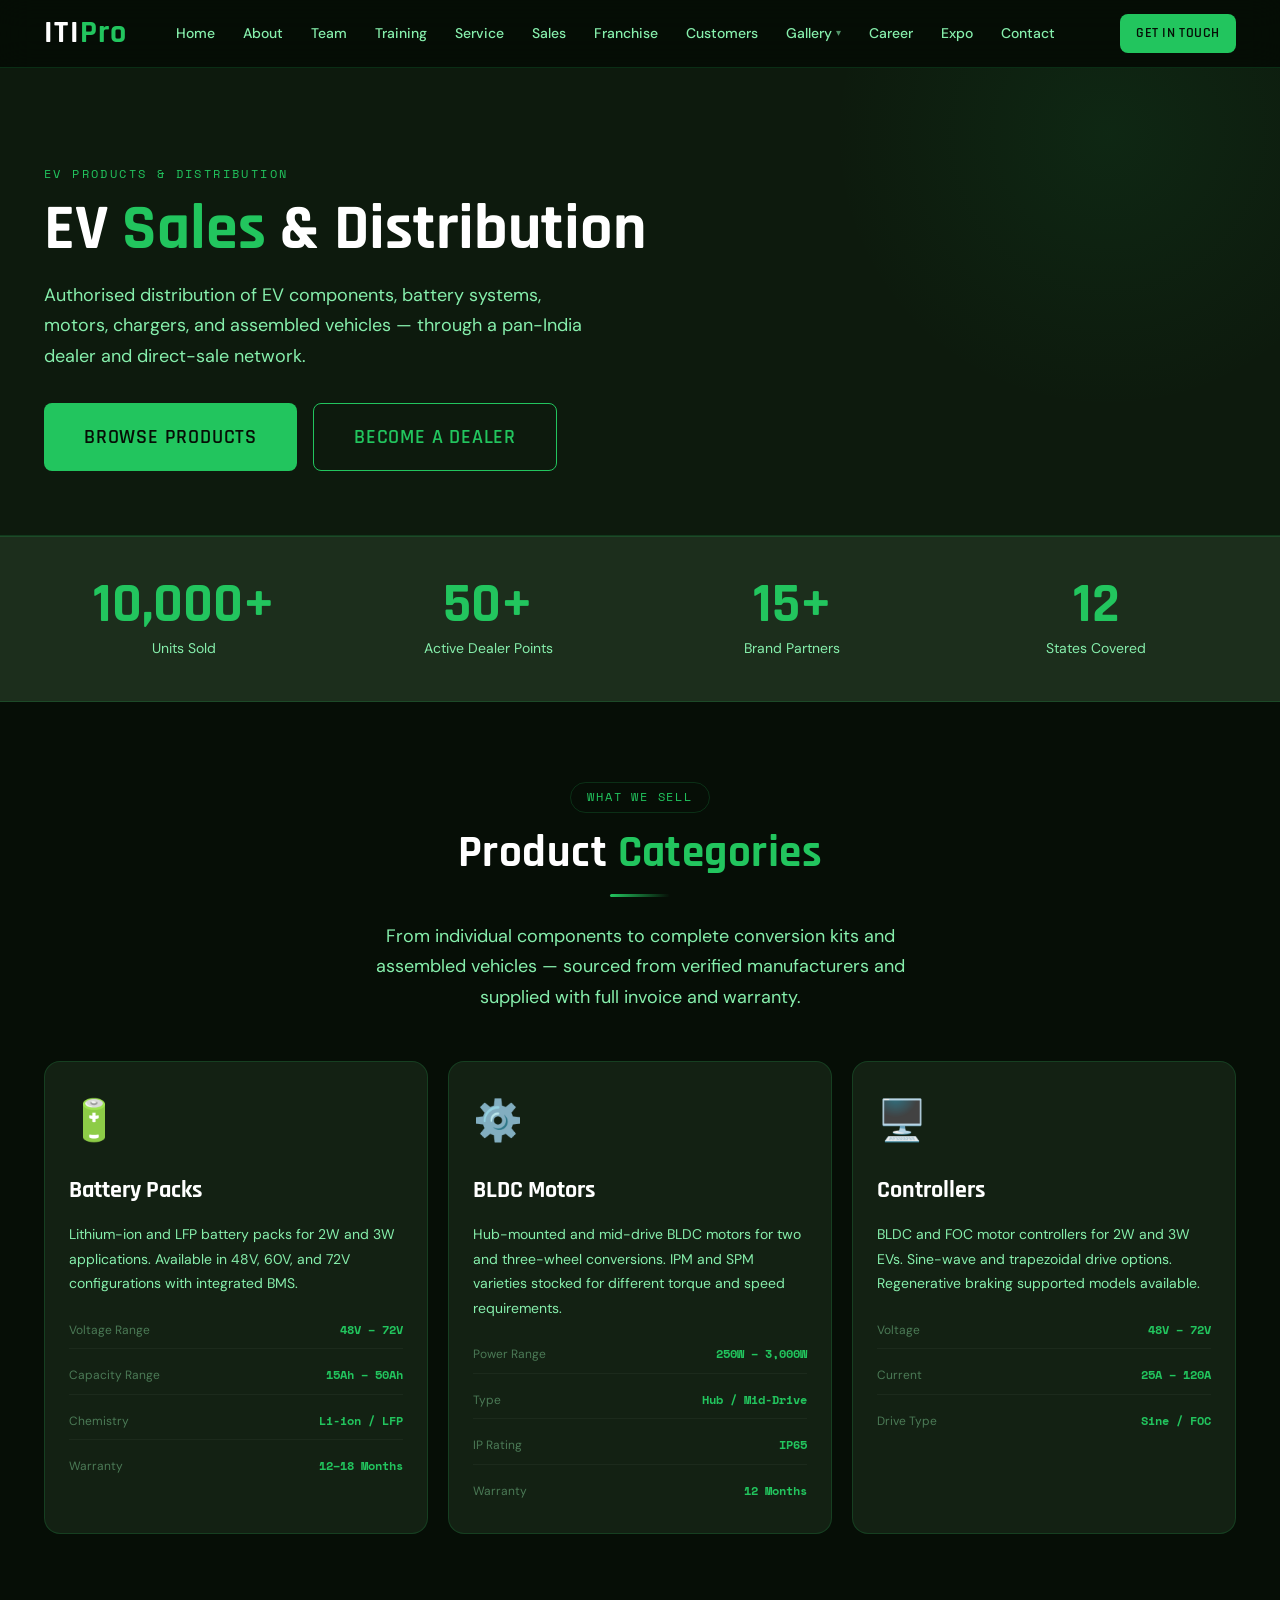
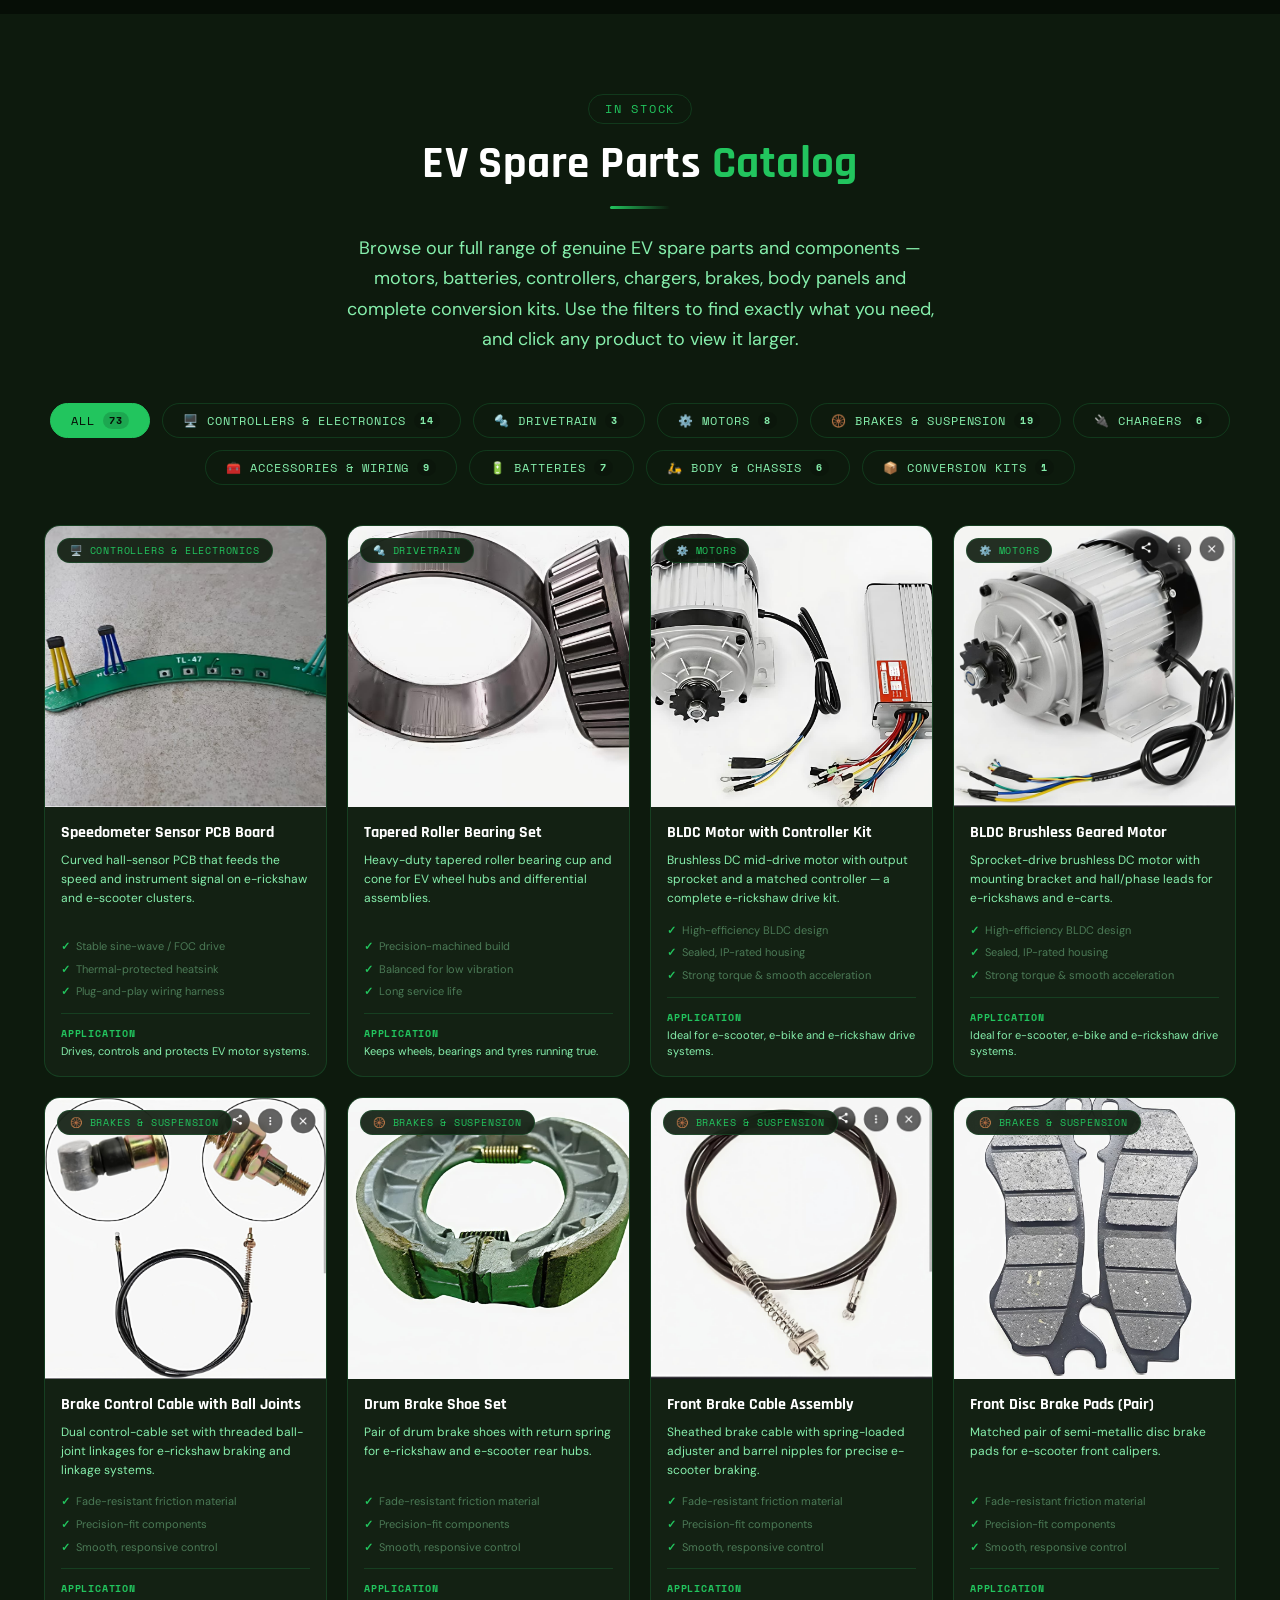
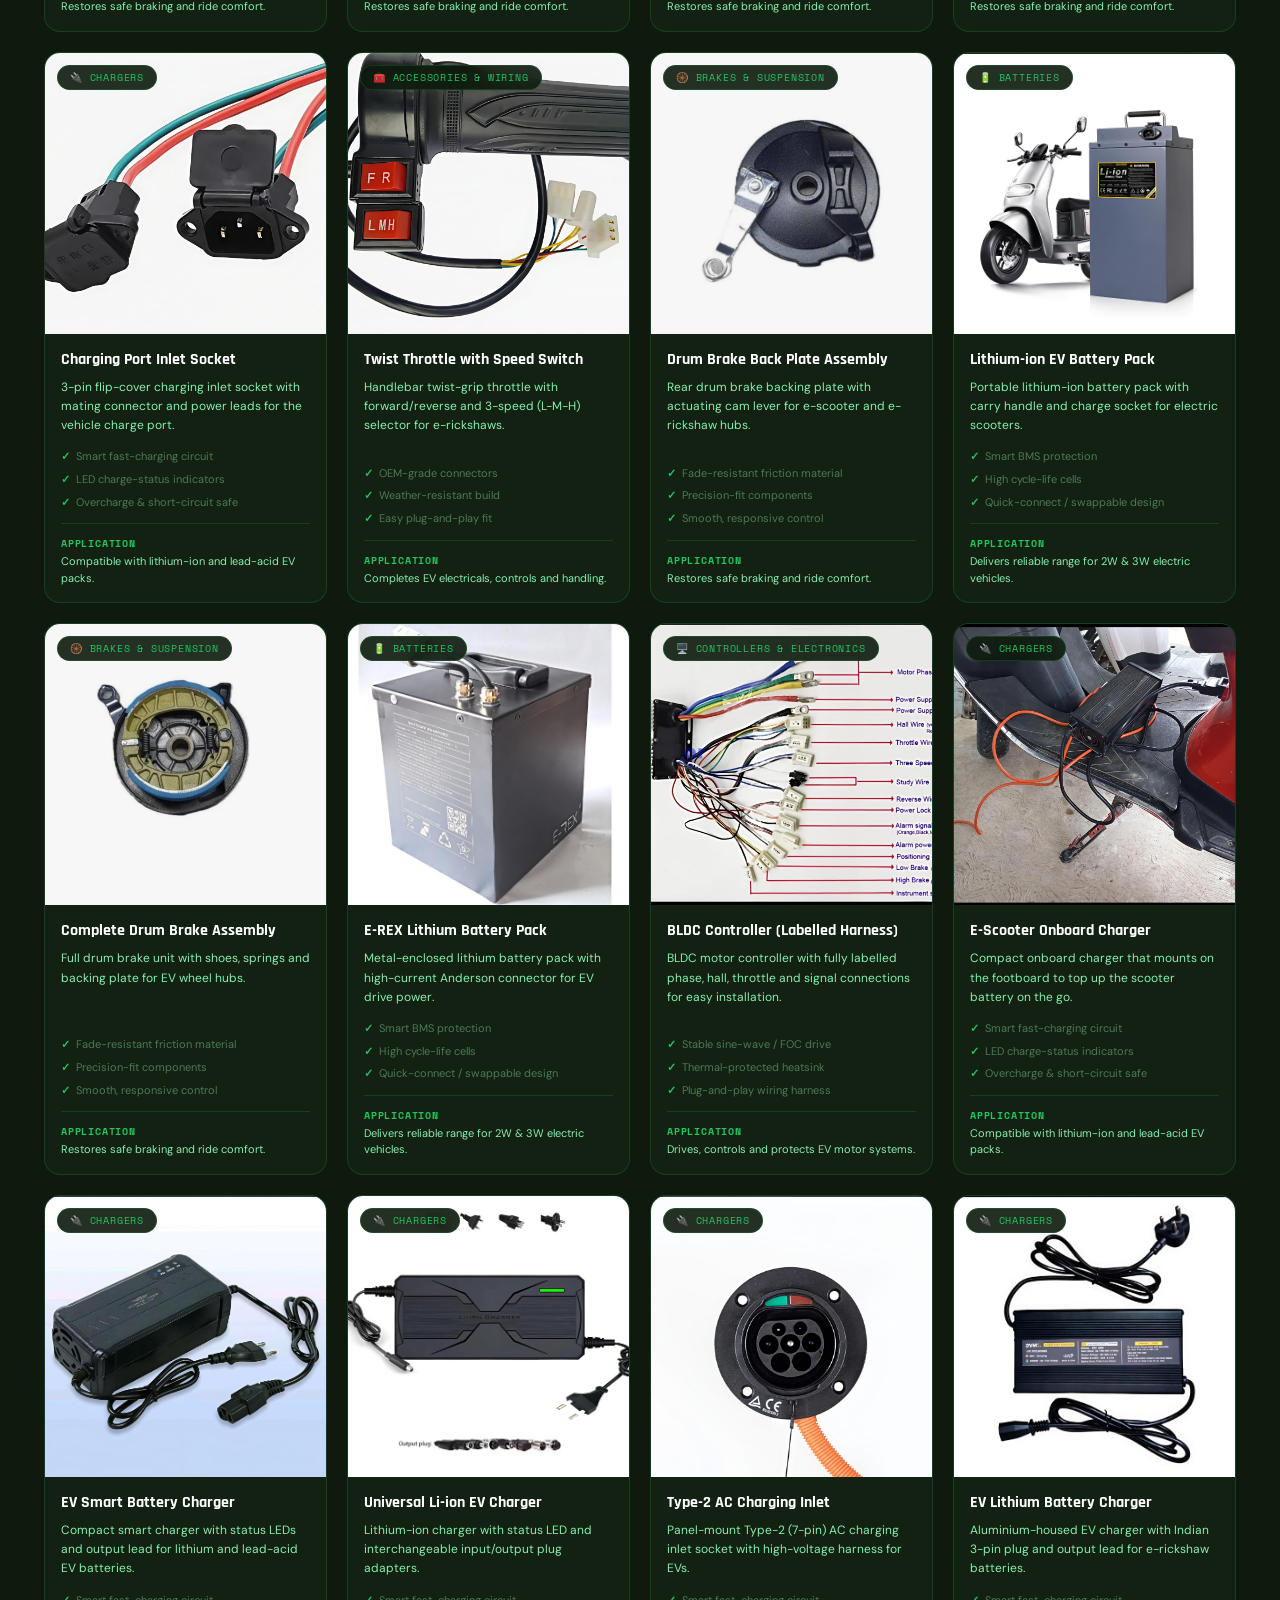
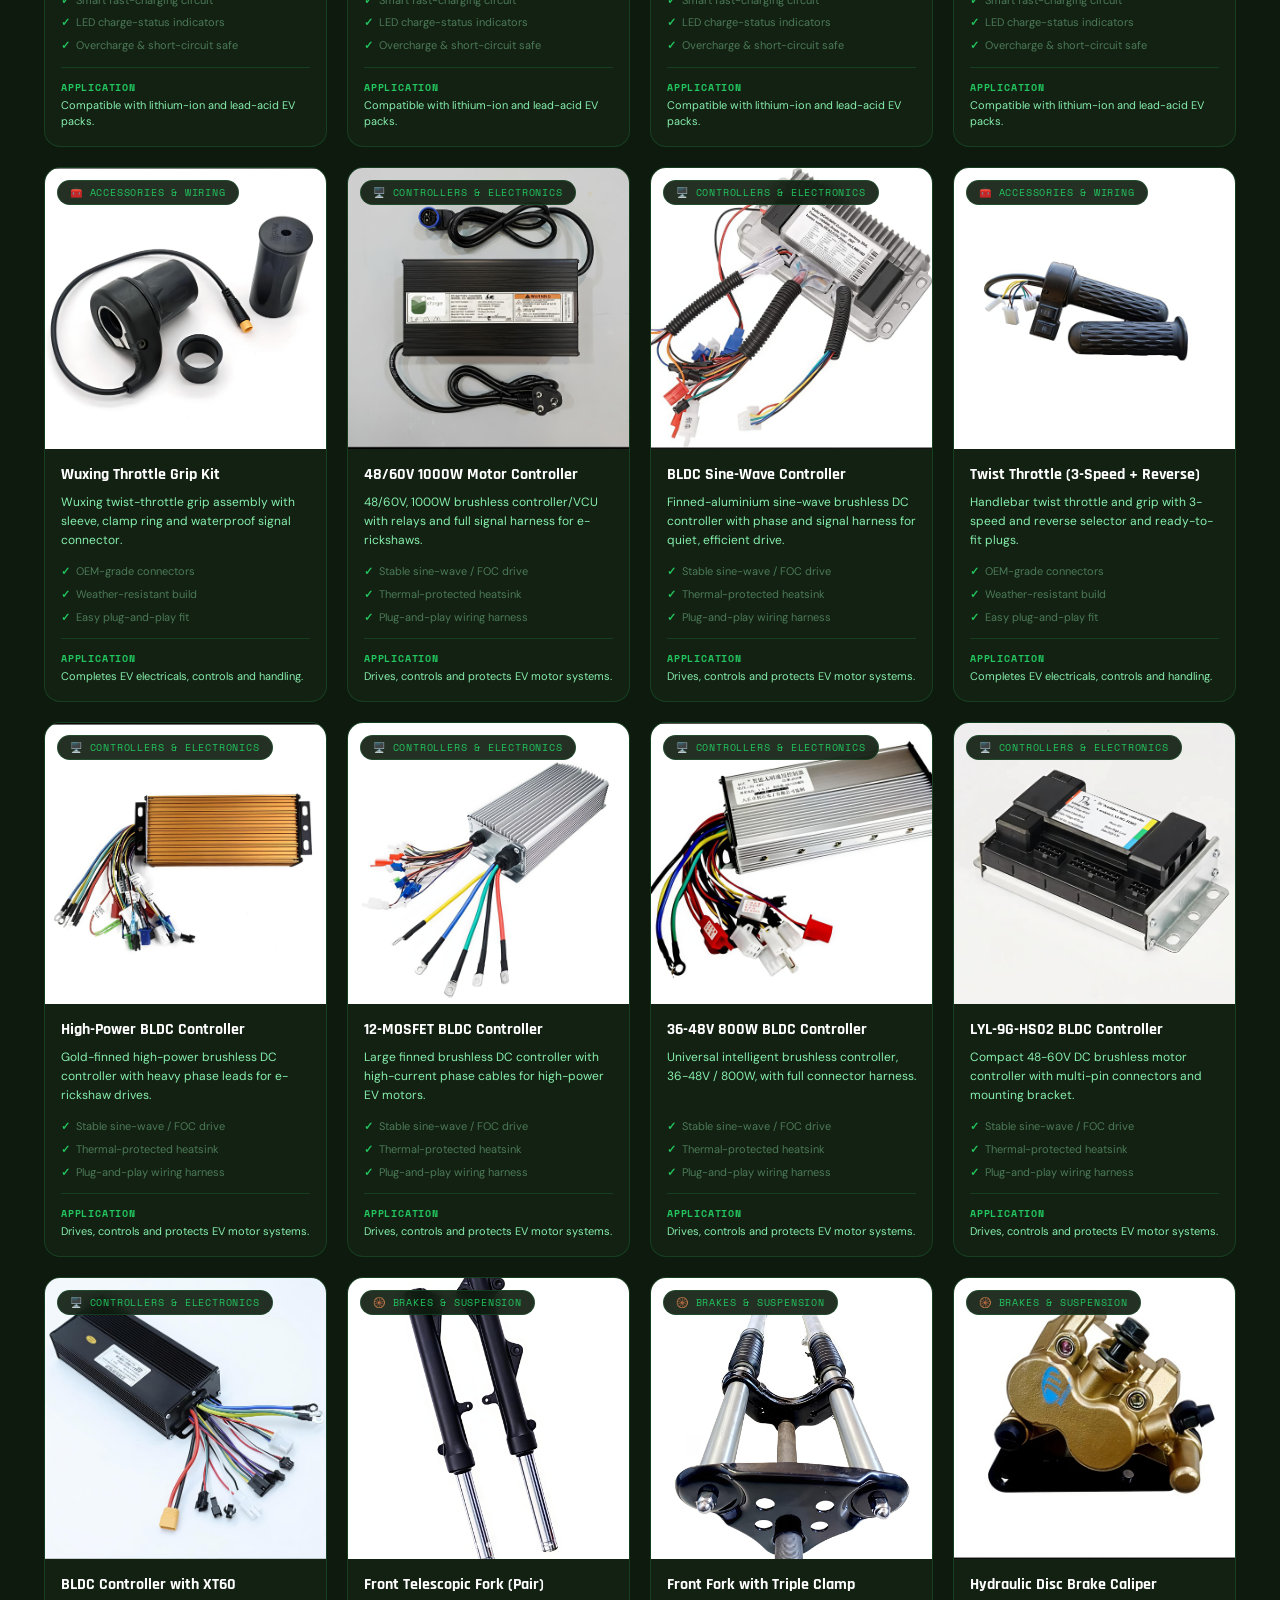
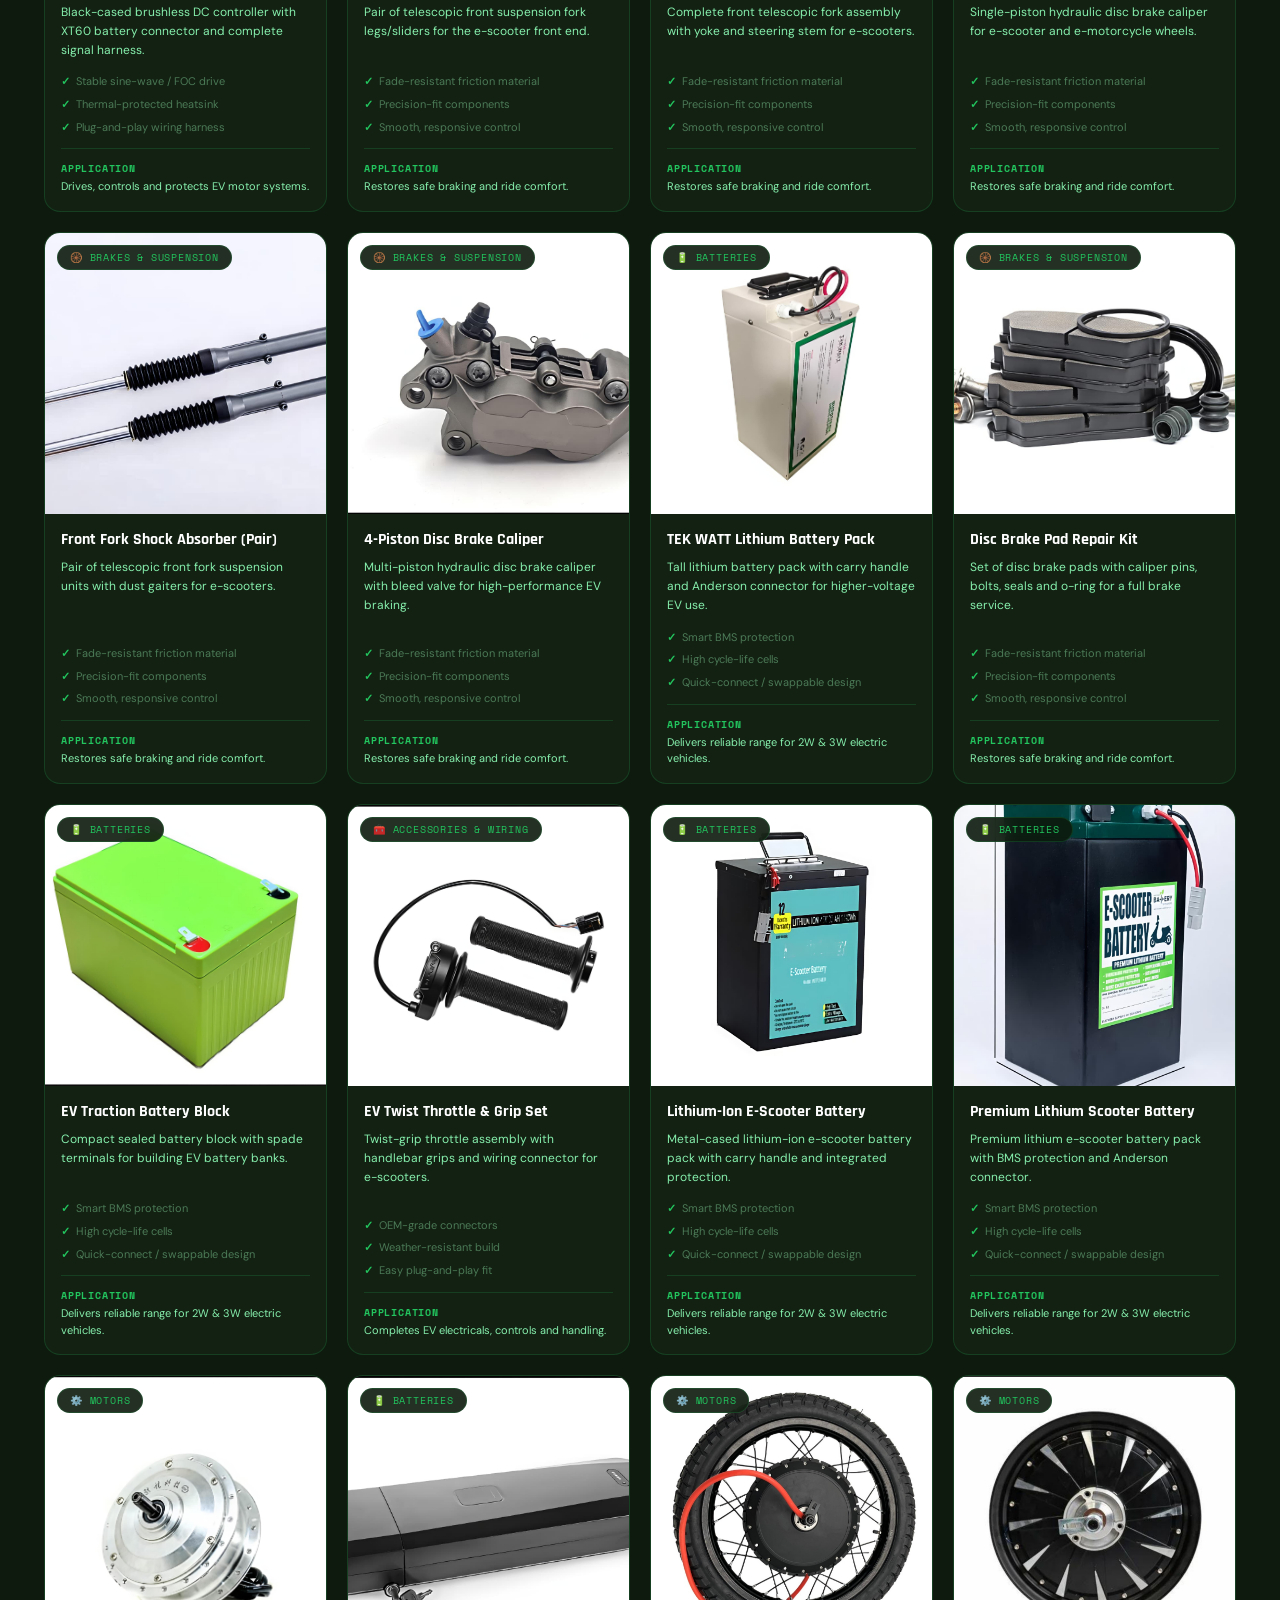
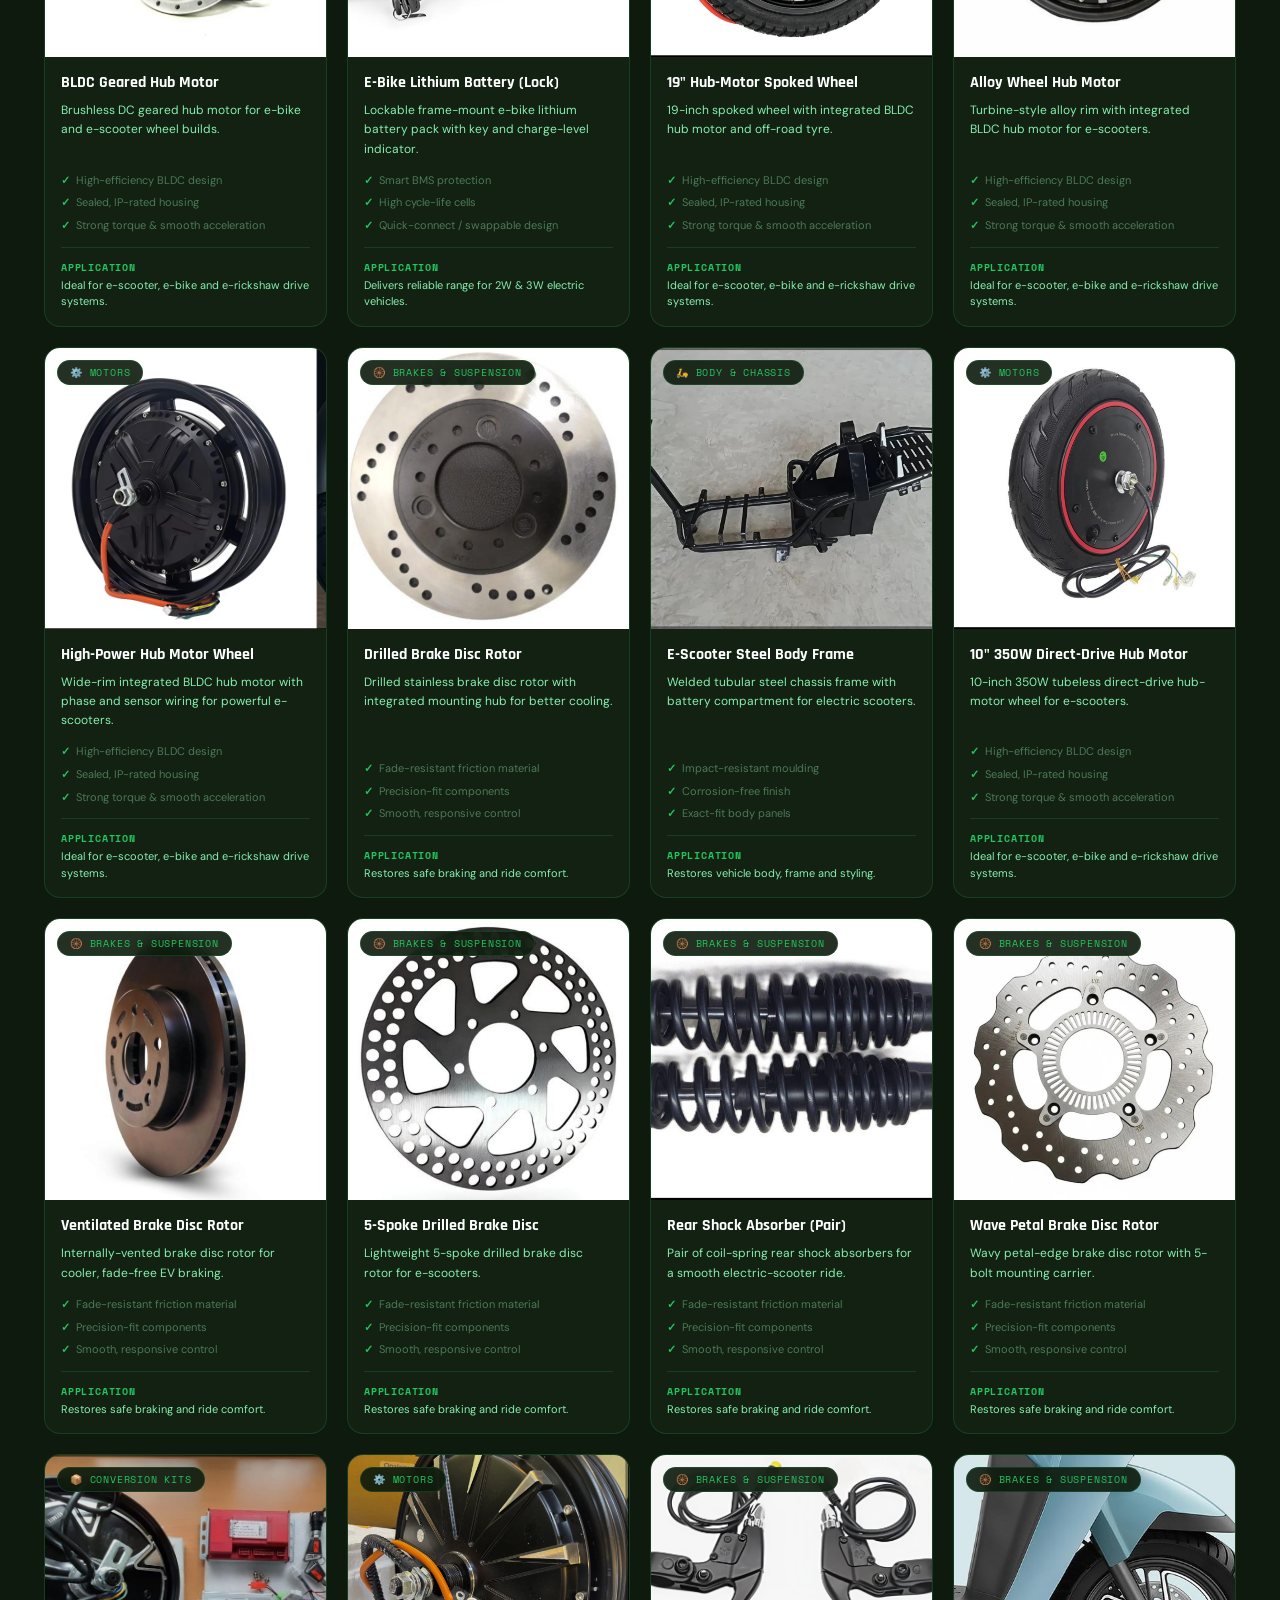
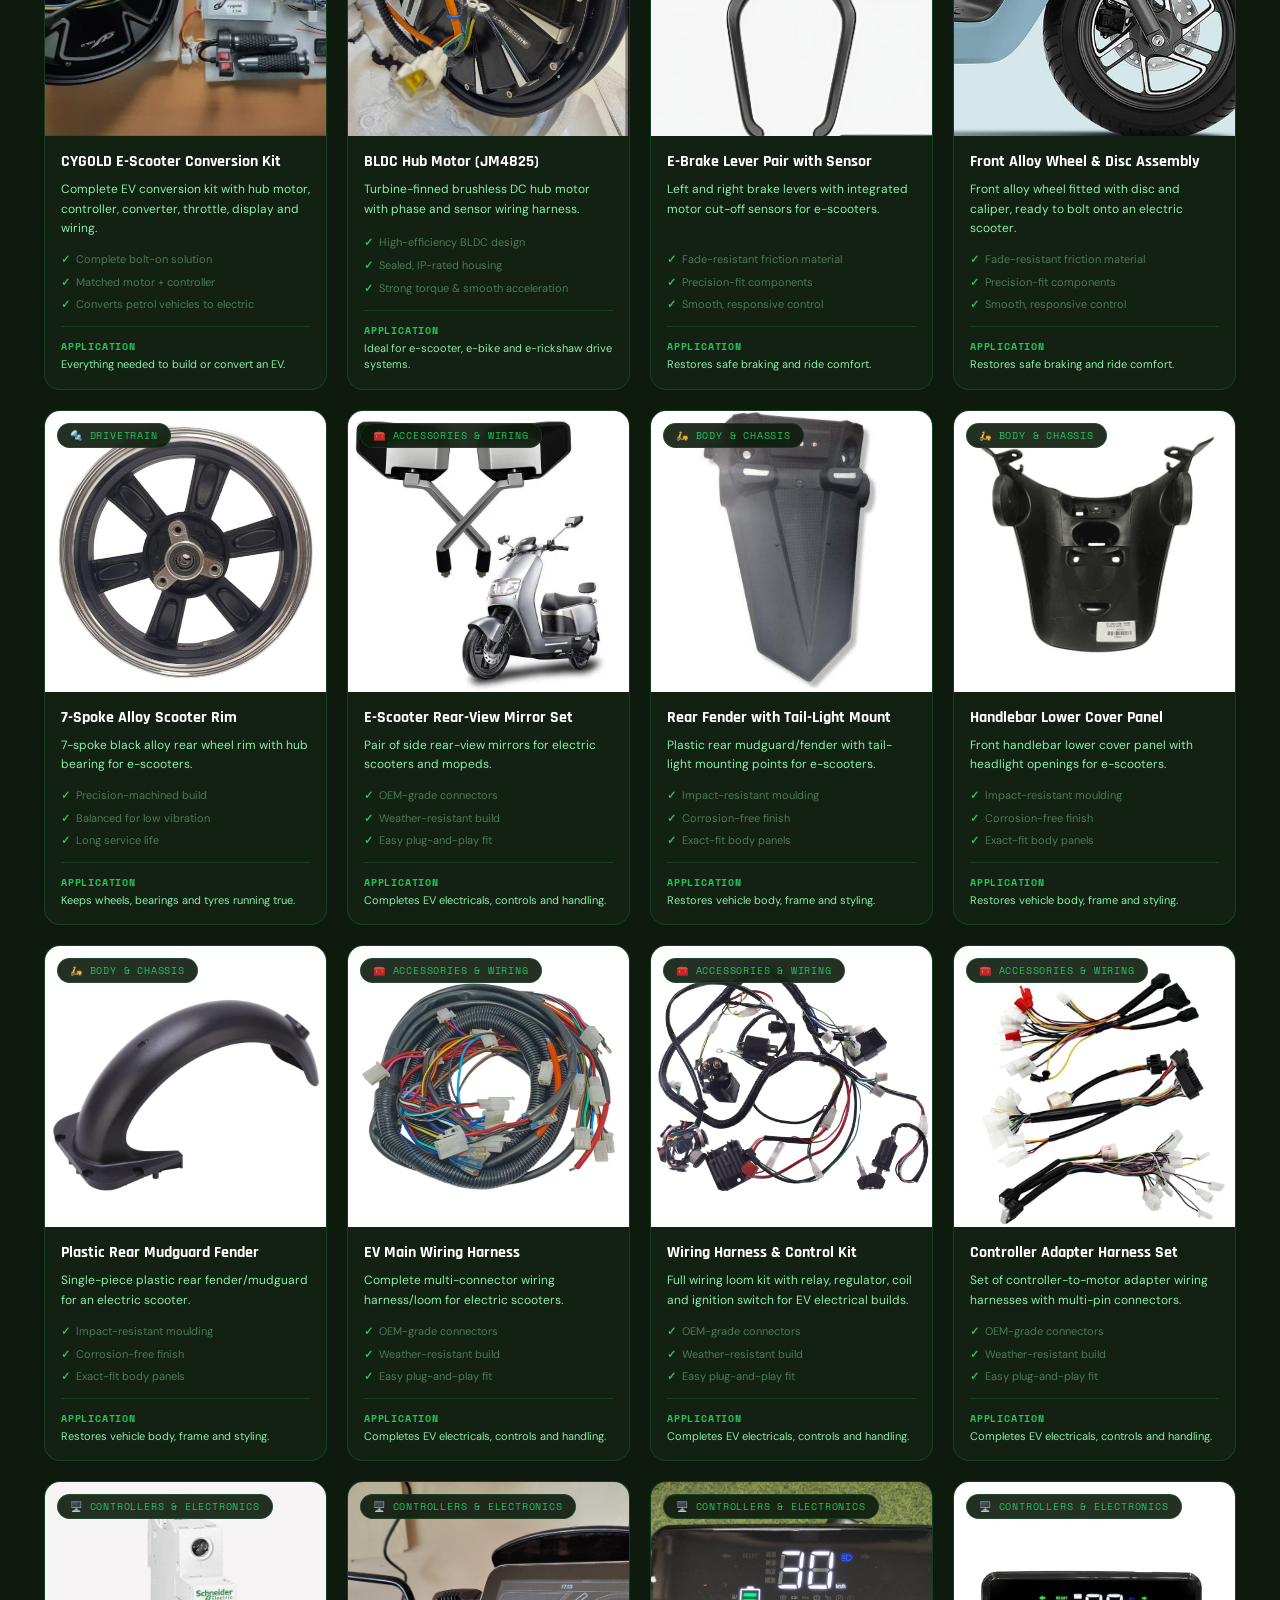
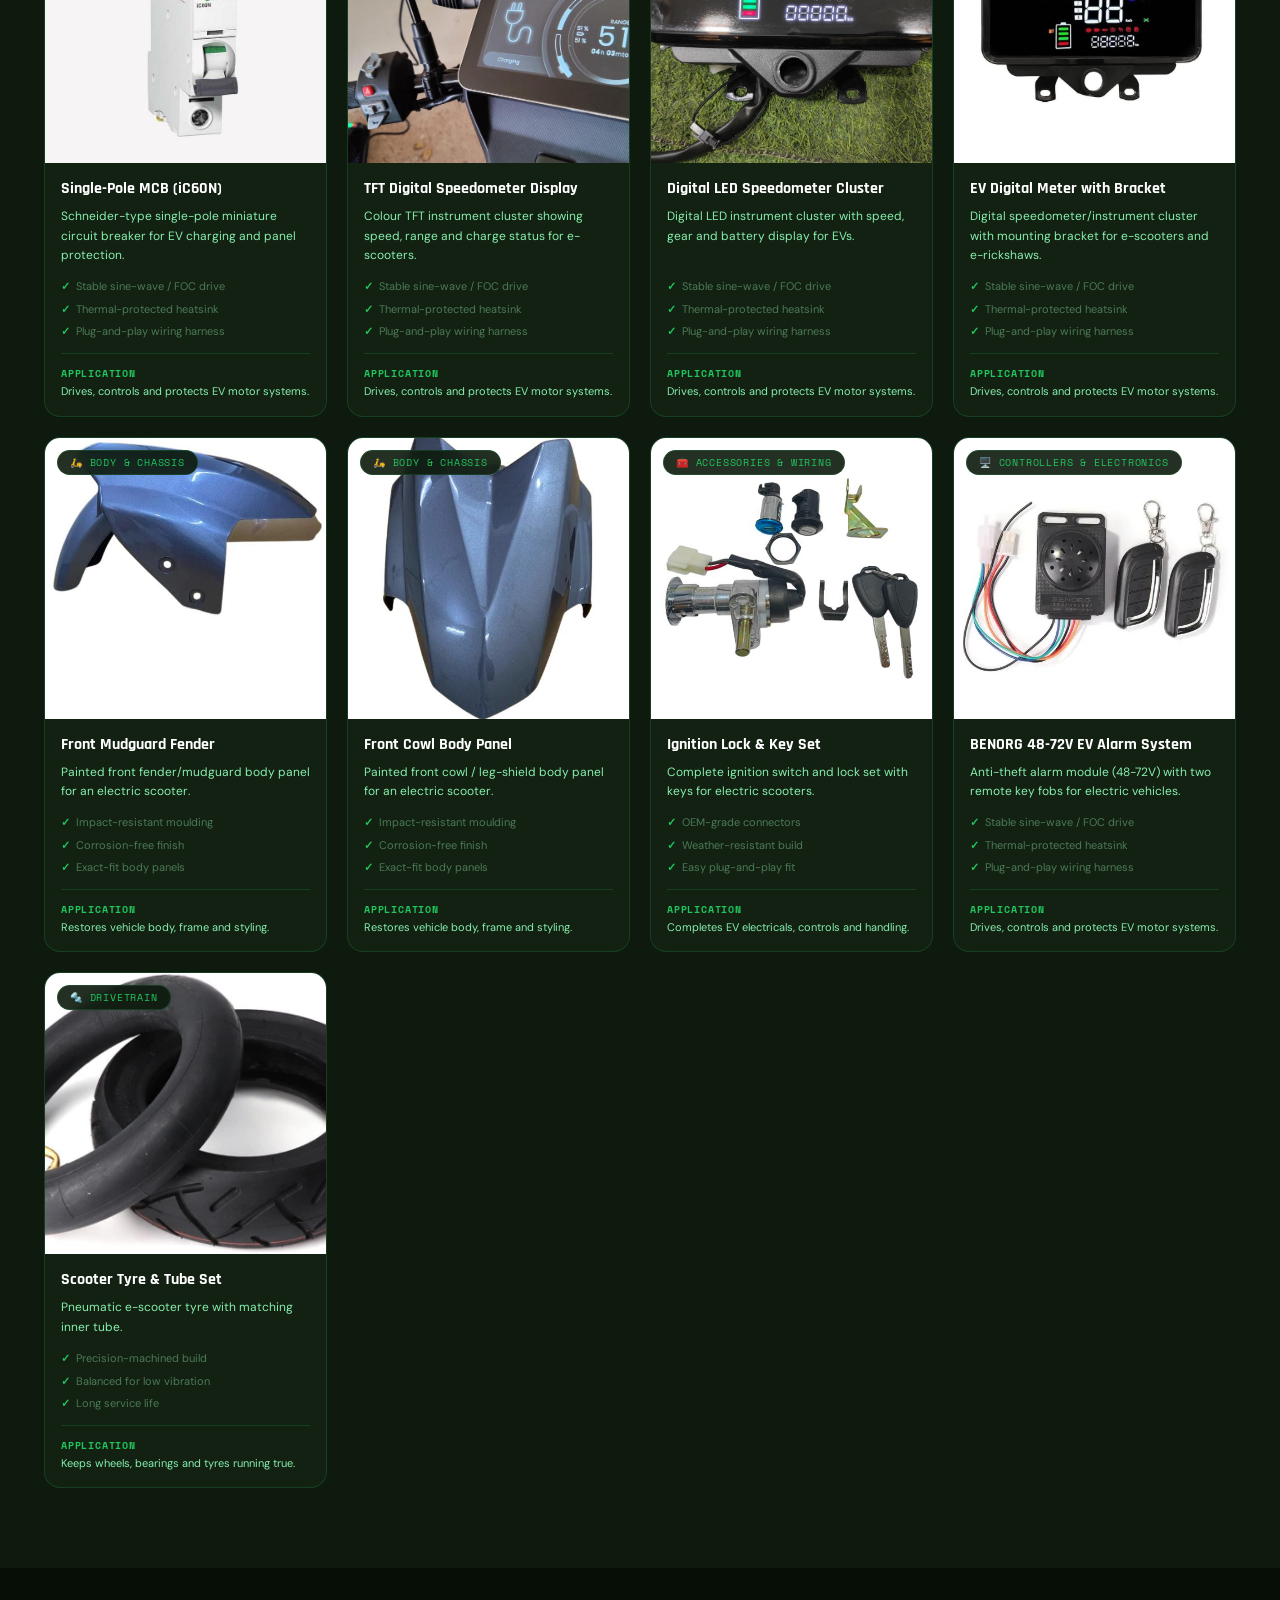
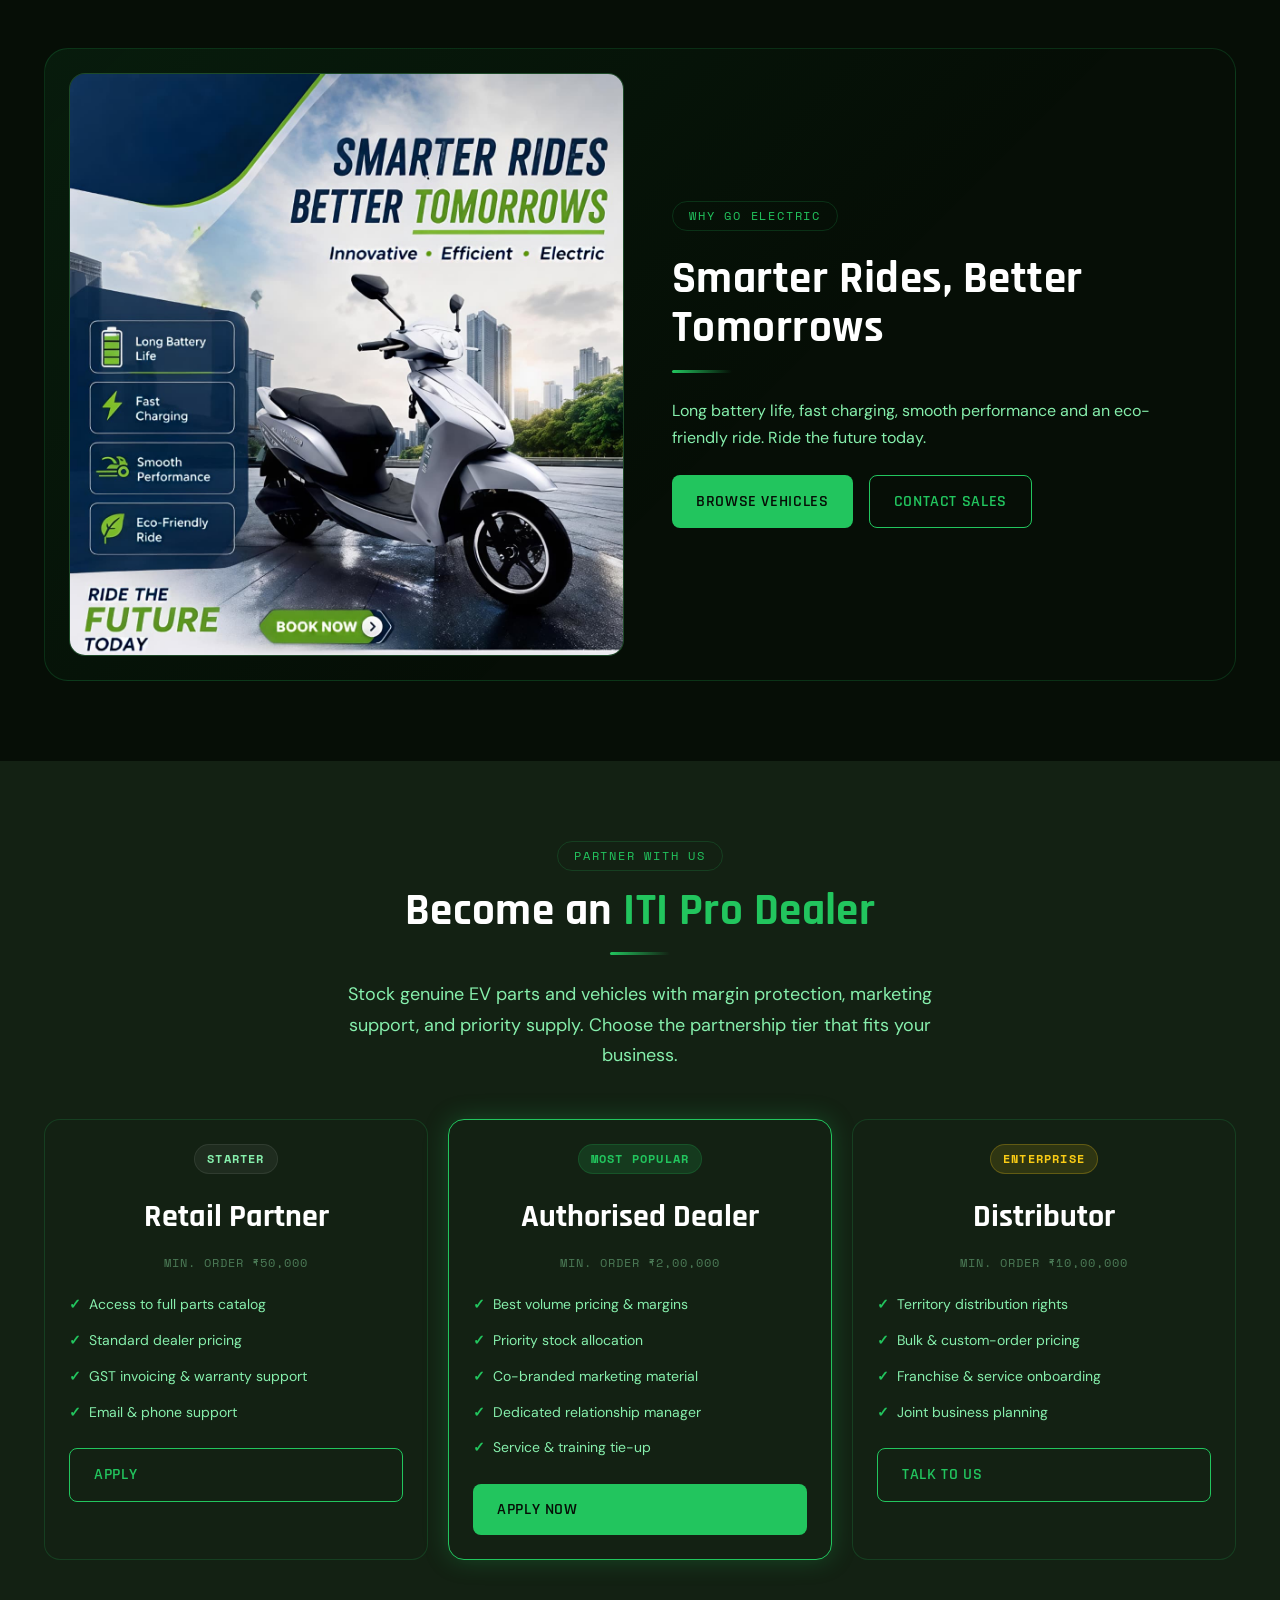
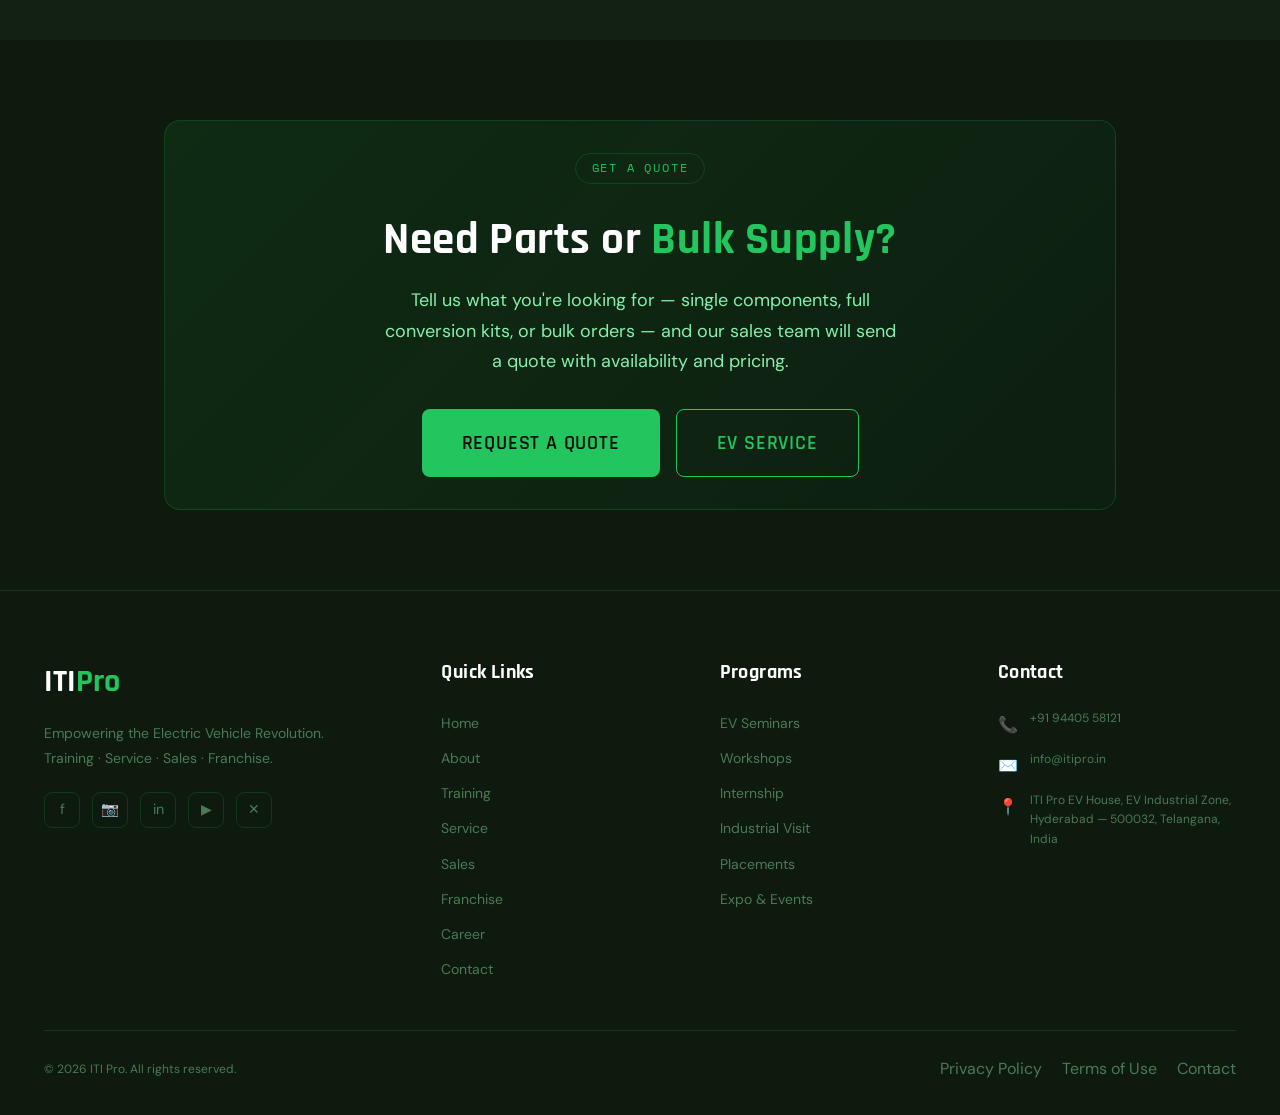
<file: pages/sales.html>
<!DOCTYPE html>
<html lang="en">
<head>
  <meta charset="UTF-8"/>
  <meta name="viewport" content="width=device-width, initial-scale=1.0"/>
  <meta name="page-title" content="Sales"/>
  <meta name="description" content="ITI Pro EV Sales — authorised distribution of EV components, battery packs, motors, controllers and assembled vehicles."/>
  <link rel="stylesheet" href="../assets/css/style.css"/>
  <style>
    .product-cat-grid {
      display: grid;
      grid-template-columns: repeat(3, 1fr);
      gap: var(--sp-5);
    }
    @media (max-width: 900px) { .product-cat-grid { grid-template-columns: repeat(2, 1fr); } }
    @media (max-width: 560px) { .product-cat-grid { grid-template-columns: 1fr; } }

    .product-cat {
      background: var(--clr-dark-3);
      border: 1px solid var(--clr-border);
      border-radius: var(--r-lg);
      padding: var(--sp-6);
      transition: all var(--transition);
      position: relative;
      overflow: hidden;
    }
    .product-cat::before {
      content: '';
      position: absolute;
      top: 0; left: 0; right: 0;
      height: 3px;
      background: linear-gradient(90deg, var(--clr-primary), transparent);
      opacity: 0;
      transition: opacity var(--transition);
    }
    .product-cat:hover { border-color: var(--clr-primary); transform: translateY(-4px); box-shadow: var(--shadow-md), var(--shadow-glow); }
    .product-cat:hover::before { opacity: 1; }
    .pc-icon { font-size: 2.5rem; margin-bottom: var(--sp-4); display: block; }
    .pc-title { font-family: var(--ff-display); font-size: var(--fs-xl); font-weight: 700; color: var(--clr-white); margin-bottom: var(--sp-3); }
    .pc-desc  { font-size: var(--fs-sm); color: var(--clr-text-muted); line-height: 1.75; margin-bottom: var(--sp-4); }
    .pc-specs { display: flex; flex-direction: column; gap: var(--sp-2); }
    .pc-spec  { display: flex; justify-content: space-between; font-size: var(--fs-xs); padding: var(--sp-2) 0; border-bottom: 1px solid rgba(255,255,255,.04); }
    .pc-spec:last-child { border-bottom: none; }
    .pc-spec__label { color: var(--clr-text-dim); }
    .pc-spec__val   { color: var(--clr-primary); font-weight: 600; font-family: var(--ff-mono); }

    .chart-mock {
      background: var(--clr-dark-4);
      border: 1px solid var(--clr-border);
      border-radius: var(--r-lg);
      padding: var(--sp-6);
    }
    .chart-mock__header { display: flex; align-items: center; justify-content: space-between; margin-bottom: var(--sp-5); flex-wrap: wrap; gap: var(--sp-3); }
    .chart-mock__title { font-family: var(--ff-display); font-size: var(--fs-lg); font-weight: 700; color: var(--clr-white); }
    .chart-mock__period { font-family: var(--ff-mono); font-size: var(--fs-xs); color: var(--clr-text-dim); text-transform: uppercase; letter-spacing: .08em; }
    .chart-bars { display: flex; align-items: flex-end; gap: var(--sp-3); height: 160px; padding-bottom: var(--sp-3); border-bottom: 1px solid var(--clr-border); margin-bottom: var(--sp-3); }
    .chart-bar-wrap { flex: 1; display: flex; flex-direction: column; align-items: center; gap: var(--sp-2); height: 100%; justify-content: flex-end; }
    .chart-bar {
      width: 100%;
      background: linear-gradient(to top, var(--clr-primary), var(--clr-primary-lt));
      border-radius: var(--r-sm) var(--r-sm) 0 0;
      min-height: 4px;
      transition: all .4s ease;
      opacity: .8;
    }
    .chart-bar:hover { opacity: 1; box-shadow: 0 0 12px rgba(34,197,94,.4); }
    .chart-bar--accent { background: linear-gradient(to top, var(--clr-accent), #fde68a); }
    .chart-label { font-family: var(--ff-mono); font-size: 10px; color: var(--clr-text-dim); text-align: center; margin-top: var(--sp-2); }
    .chart-val   { font-family: var(--ff-mono); font-size: 10px; color: var(--clr-primary); }
    .chart-legend { display: flex; gap: var(--sp-6); flex-wrap: wrap; }
    .chart-legend-item { display: flex; align-items: center; gap: var(--sp-2); font-size: var(--fs-xs); color: var(--clr-text-dim); }
    .legend-dot { width: 10px; height: 10px; border-radius: 2px; flex-shrink: 0; }

    .report-summary {
      display: grid;
      grid-template-columns: repeat(4, 1fr);
      gap: var(--sp-4);
      margin-bottom: var(--sp-6);
    }
    @media (max-width: 700px) { .report-summary { grid-template-columns: repeat(2, 1fr); } }
    .rs-card {
      background: var(--clr-dark-4);
      border: 1px solid var(--clr-border);
      border-radius: var(--r-md);
      padding: var(--sp-4);
    }
    .rs-label { font-family: var(--ff-mono); font-size: var(--fs-xs); text-transform: uppercase; letter-spacing: .08em; color: var(--clr-text-dim); margin-bottom: var(--sp-2); }
    .rs-val   { font-family: var(--ff-display); font-size: var(--fs-xl); font-weight: 700; color: var(--clr-white); }
    .rs-delta { font-size: var(--fs-xs); color: var(--clr-primary); margin-top: 4px; }
    .rs-delta.down { color: var(--clr-danger); }

    .dealer-tiers {
      display: grid;
      grid-template-columns: repeat(3, 1fr);
      gap: var(--sp-5);
    }
    @media (max-width: 760px) { .dealer-tiers { grid-template-columns: 1fr; } }
    .dealer-tier {
      background: var(--clr-dark-3);
      border: 1px solid var(--clr-border);
      border-radius: var(--r-lg);
      padding: var(--sp-6);
      transition: all var(--transition);
      text-align: center;
    }
    .dealer-tier.featured { border-color: var(--clr-primary); box-shadow: var(--shadow-glow); }
    .dealer-tier:hover { border-color: var(--clr-primary); transform: translateY(-4px); }
    .dt-badge { margin-bottom: var(--sp-4); }
    .dt-name  { font-family: var(--ff-display); font-size: var(--fs-2xl); font-weight: 700; color: var(--clr-white); margin-bottom: var(--sp-2); }
    .dt-min   { font-family: var(--ff-mono); font-size: var(--fs-xs); color: var(--clr-text-dim); text-transform: uppercase; letter-spacing: .08em; margin-bottom: var(--sp-5); }
    .dt-perks { text-align: left; display: flex; flex-direction: column; gap: var(--sp-3); margin-bottom: var(--sp-6); }
    .dt-perk  { display: flex; align-items: center; gap: var(--sp-2); font-size: var(--fs-sm); color: var(--clr-text-muted); }
    .dt-perk::before { content: '✓'; color: var(--clr-primary); font-weight: 700; flex-shrink: 0; }
  </style>
</head>
<body>

<div id="header-placeholder"></div>
<div class="nav-spacer"></div>

<section class="page-hero">
  <div class="container">
    <p class="page-hero__eyebrow">EV Products &amp; Distribution</p>
    <h1 class="page-hero__title">EV <span>Sales</span> &amp; Distribution</h1>
    <p class="page-hero__subtitle">Authorised distribution of EV components, battery systems, motors, chargers, and assembled vehicles — through a pan-India dealer and direct-sale network.</p>
    <div class="btn-group mt-8">
      <a href="#products" class="btn btn--primary btn--lg">Browse Products</a>
      <a href="#dealer" class="btn btn--outline btn--lg">Become a Dealer</a>
    </div>
  </div>
</section>

<div style="background:var(--clr-dark-4); border-top:1px solid var(--clr-border); border-bottom:1px solid var(--clr-border); padding-block:var(--sp-10);">
  <div class="container">
    <div class="grid grid--4">
      <div class="stat-block"><div class="stat-block__number">10,000+</div><div class="stat-block__label">Units Sold</div></div>
      <div class="stat-block"><div class="stat-block__number">50+</div><div class="stat-block__label">Active Dealer Points</div></div>
      <div class="stat-block"><div class="stat-block__number">15+</div><div class="stat-block__label">Brand Partners</div></div>
      <div class="stat-block"><div class="stat-block__number">12</div><div class="stat-block__label">States Covered</div></div>
    </div>
  </div>
</div>

<section class="section section--dark" id="products">
  <div class="container">
    <div class="section-header section-header--center">
      <span class="section-label">What We Sell</span>
      <h2 class="section-title">Product <span>Categories</span></h2>
      <div class="divider"></div>
      <p class="section-subtitle">From individual components to complete conversion kits and assembled vehicles — sourced from verified manufacturers and supplied with full invoice and warranty.</p>
    </div>
    <div class="product-cat-grid">

      <div class="product-cat">
        <span class="pc-icon">🔋</span>
        <div class="pc-title">Battery Packs</div>
        <p class="pc-desc">Lithium-ion and LFP battery packs for 2W and 3W applications. Available in 48V, 60V, and 72V configurations with integrated BMS.</p>
        <div class="pc-specs">
          <div class="pc-spec"><span class="pc-spec__label">Voltage Range</span><span class="pc-spec__val">48V – 72V</span></div>
          <div class="pc-spec"><span class="pc-spec__label">Capacity Range</span><span class="pc-spec__val">15Ah – 50Ah</span></div>
          <div class="pc-spec"><span class="pc-spec__label">Chemistry</span><span class="pc-spec__val">Li-ion / LFP</span></div>
          <div class="pc-spec"><span class="pc-spec__label">Warranty</span><span class="pc-spec__val">12–18 Months</span></div>
        </div>
      </div>

      <div class="product-cat">
        <span class="pc-icon">⚙️</span>
        <div class="pc-title">BLDC Motors</div>
        <p class="pc-desc">Hub-mounted and mid-drive BLDC motors for two and three-wheel conversions. IPM and SPM varieties stocked for different torque and speed requirements.</p>
        <div class="pc-specs">
          <div class="pc-spec"><span class="pc-spec__label">Power Range</span><span class="pc-spec__val">250W – 3,000W</span></div>
          <div class="pc-spec"><span class="pc-spec__label">Type</span><span class="pc-spec__val">Hub / Mid-Drive</span></div>
          <div class="pc-spec"><span class="pc-spec__label">IP Rating</span><span class="pc-spec__val">IP65</span></div>
          <div class="pc-spec"><span class="pc-spec__label">Warranty</span><span class="pc-spec__val">12 Months</span></div>
        </div>
      </div>

      <div class="product-cat">
        <span class="pc-icon">🖥️</span>
        <div class="pc-title">Controllers</div>
        <p class="pc-desc">BLDC and FOC motor controllers for 2W and 3W EVs. Sine-wave and trapezoidal drive options. Regenerative braking supported models available.</p>
        <div class="pc-specs">
          <div class="pc-spec"><span class="pc-spec__label">Voltage</span><span class="pc-spec__val">48V – 72V</span></div>
          <div class="pc-spec"><span class="pc-spec__label">Current</span><span class="pc-spec__val">25A – 120A</span></div>
          <div class="pc-spec"><span class="pc-spec__label">Drive Type</span><span class="pc-spec__val">Sine / FOC</span></div>
        </div>
      </div>

    </div>
  </div>
</section>

<!-- ── FULL PRODUCT CATALOG ── -->
<section class="section section--dark2" id="catalog">
  <div class="container">
    <div class="section-header section-header--center">
      <span class="section-label">In Stock</span>
      <h2 class="section-title">EV Spare Parts <span>Catalog</span></h2>
      <div class="divider"></div>
      <p class="section-subtitle">Browse our full range of genuine EV spare parts and components — motors, batteries, controllers, chargers, brakes, body panels and complete conversion kits. Use the filters to find exactly what you need, and click any product to view it larger.</p>
    </div>
    <div id="sales-products"></div>
  </div>
</section>

<!-- ── FLYER PROMO ── -->
<section class="section section--dark">
  <div class="container">
    <div id="sales-flyer"></div>
  </div>
</section>

<!-- ── DEALER TIERS ── -->
<section class="section section--dark3" id="dealer">
  <div class="container">
    <div class="section-header section-header--center">
      <span class="section-label">Partner With Us</span>
      <h2 class="section-title">Become an <span>ITI Pro Dealer</span></h2>
      <div class="divider"></div>
      <p class="section-subtitle">Stock genuine EV parts and vehicles with margin protection, marketing support, and priority supply. Choose the partnership tier that fits your business.</p>
    </div>
    <div class="dealer-tiers">
      <div class="dealer-tier">
        <div class="dt-badge"><span class="badge badge--dim">Starter</span></div>
        <div class="dt-name">Retail Partner</div>
        <div class="dt-min">Min. order ₹50,000</div>
        <div class="dt-perks">
          <div class="dt-perk">Access to full parts catalog</div>
          <div class="dt-perk">Standard dealer pricing</div>
          <div class="dt-perk">GST invoicing &amp; warranty support</div>
          <div class="dt-perk">Email &amp; phone support</div>
        </div>
        <a href="./contact.html" class="btn btn--outline w-full">Apply</a>
      </div>
      <div class="dealer-tier featured">
        <div class="dt-badge"><span class="badge badge--primary">Most Popular</span></div>
        <div class="dt-name">Authorised Dealer</div>
        <div class="dt-min">Min. order ₹2,00,000</div>
        <div class="dt-perks">
          <div class="dt-perk">Best volume pricing &amp; margins</div>
          <div class="dt-perk">Priority stock allocation</div>
          <div class="dt-perk">Co-branded marketing material</div>
          <div class="dt-perk">Dedicated relationship manager</div>
          <div class="dt-perk">Service &amp; training tie-up</div>
        </div>
        <a href="./contact.html" class="btn btn--primary w-full">Apply Now</a>
      </div>
      <div class="dealer-tier">
        <div class="dt-badge"><span class="badge badge--accent">Enterprise</span></div>
        <div class="dt-name">Distributor</div>
        <div class="dt-min">Min. order ₹10,00,000</div>
        <div class="dt-perks">
          <div class="dt-perk">Territory distribution rights</div>
          <div class="dt-perk">Bulk &amp; custom-order pricing</div>
          <div class="dt-perk">Franchise &amp; service onboarding</div>
          <div class="dt-perk">Joint business planning</div>
        </div>
        <a href="./contact.html" class="btn btn--outline w-full">Talk to Us</a>
      </div>
    </div>
  </div>
</section>

<!-- ── CTA ── -->
<section class="section section--dark2">
  <div class="container container--md">
    <div class="highlight-box text-center">
      <span class="section-label">Get a Quote</span>
      <h2 class="section-title mt-4">Need Parts or <span>Bulk Supply?</span></h2>
      <p style="color:var(--clr-text-muted); font-size:var(--fs-md); max-width:520px; margin-inline:auto; margin-block:var(--sp-5) var(--sp-8);">
        Tell us what you're looking for — single components, full conversion kits, or bulk orders — and our sales team will send a quote with availability and pricing.
      </p>
      <div class="btn-group" style="justify-content:center;">
        <a href="./contact.html" class="btn btn--primary btn--lg">Request a Quote</a>
        <a href="./service.html" class="btn btn--outline btn--lg">EV Service</a>
      </div>
    </div>
  </div>
</section>

<div id="footer-placeholder"></div>
<script src="../assets/js/config.js"></script>
<script src="../assets/js/main.js"></script>
<script src="../assets/js/ev-catalog.js"></script>
<script>
  EVCatalog.renderProducts('sales-products', { withFilter: true });
  EVCatalog.renderFlyerBanner('sales-flyer', {
    index: 4,
    eyebrow: 'Why Go Electric',
    ctaText: 'Browse Vehicles',
    ctaHref: '#catalog',
    ctaSecondary: { text: 'Contact Sales', href: './contact.html' }
  });
</script>
</body>
</html>
</file>
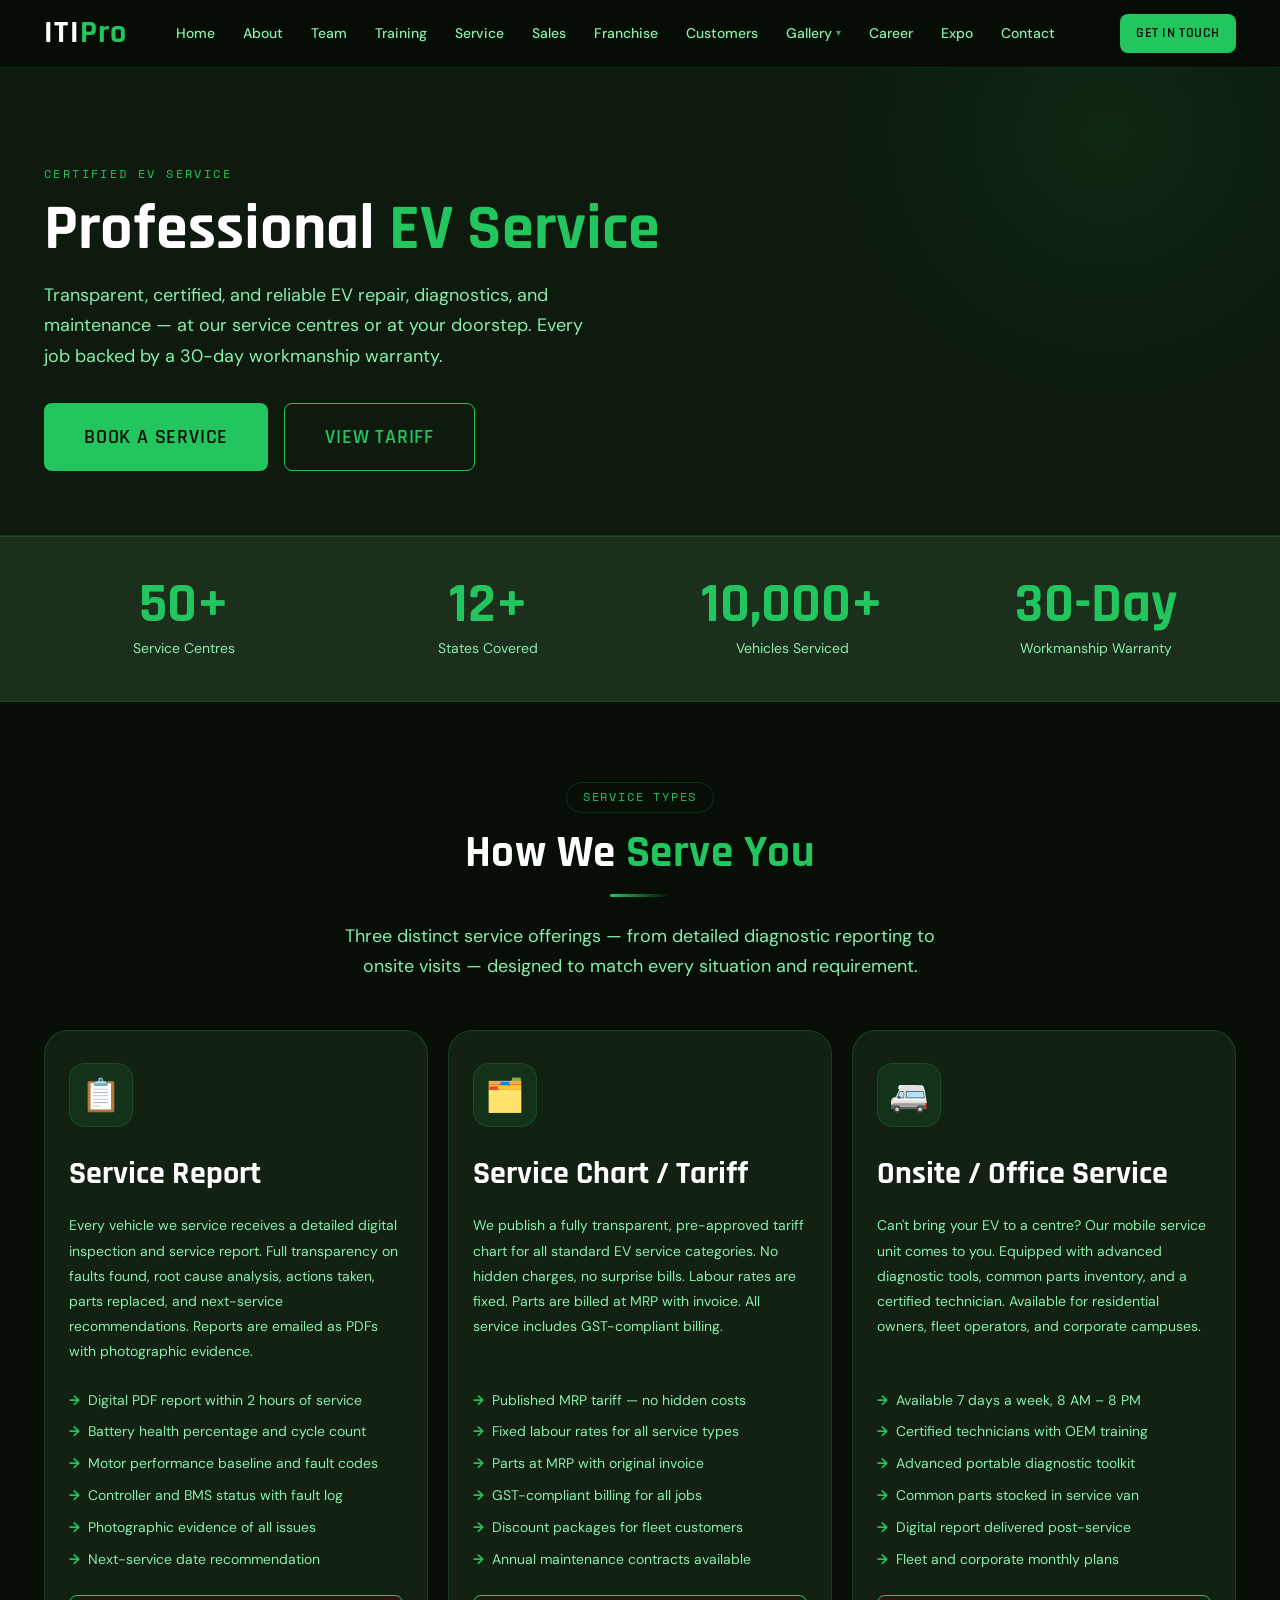
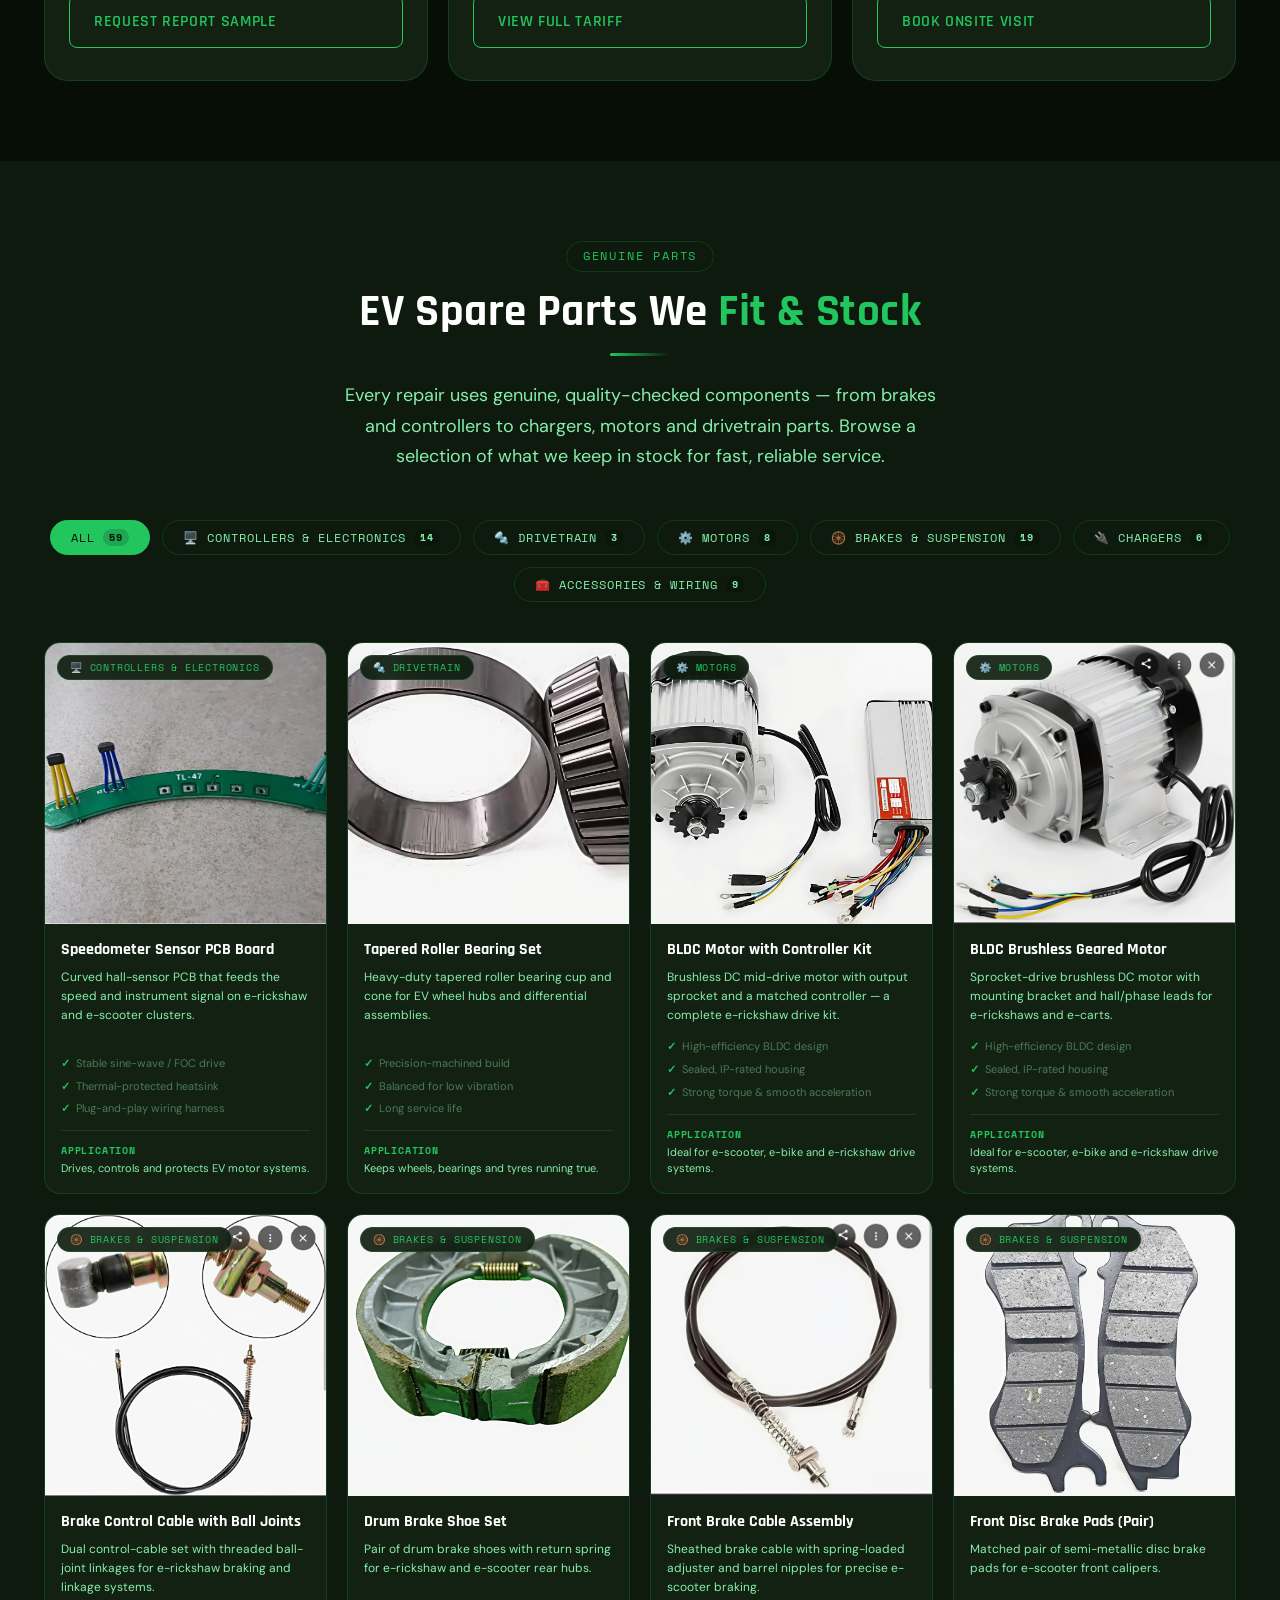
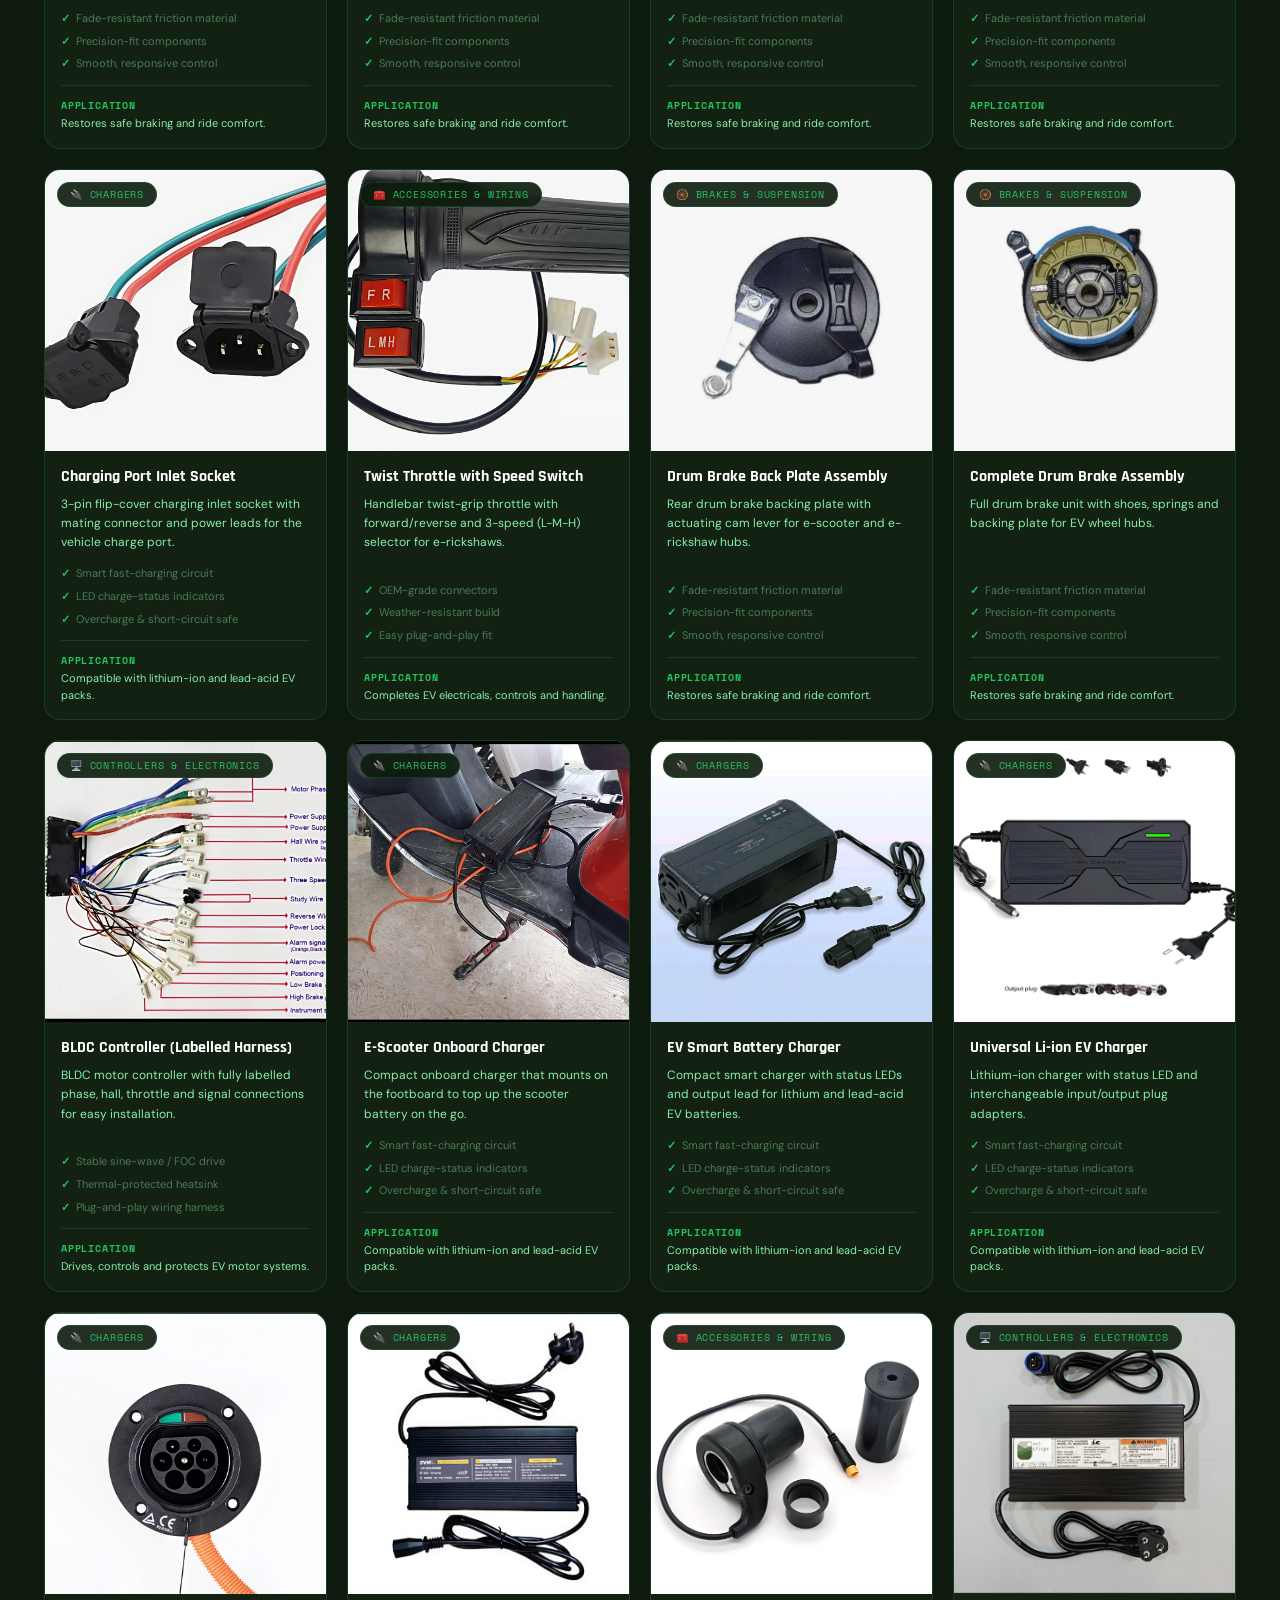
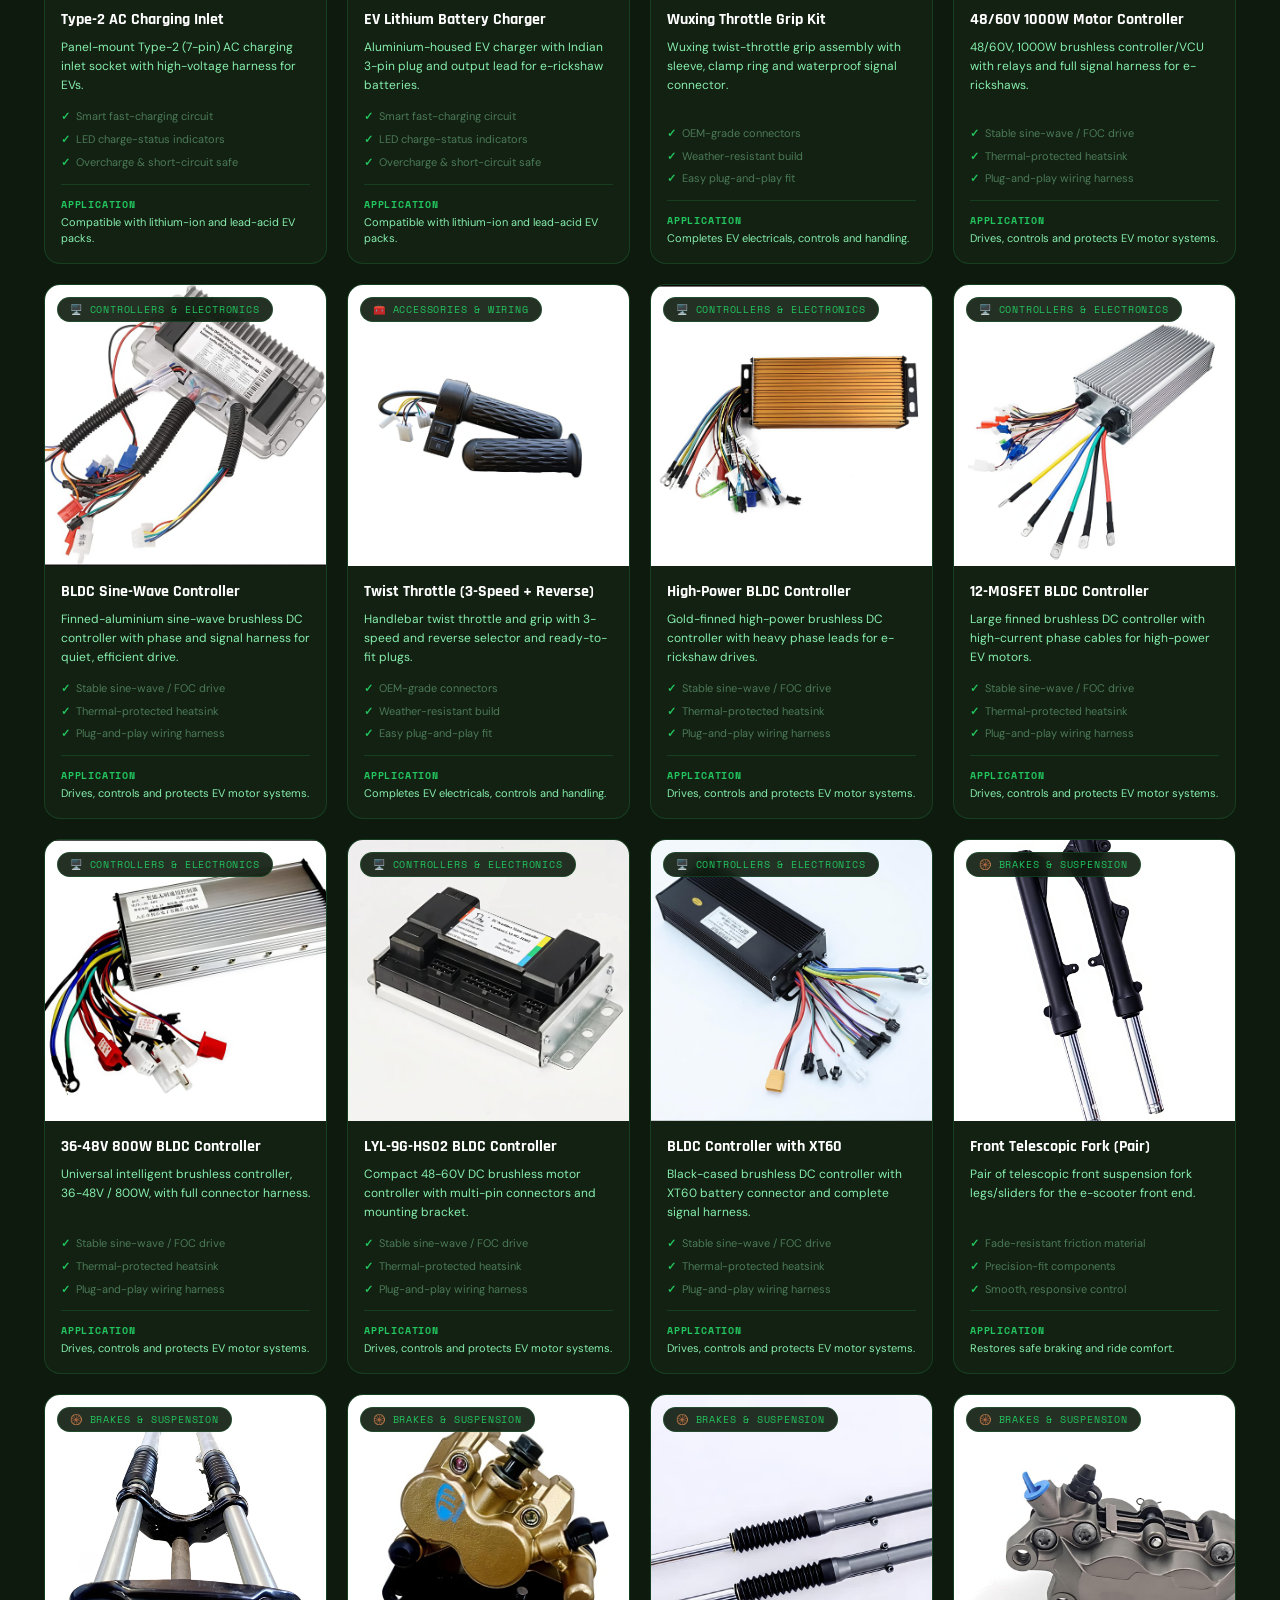
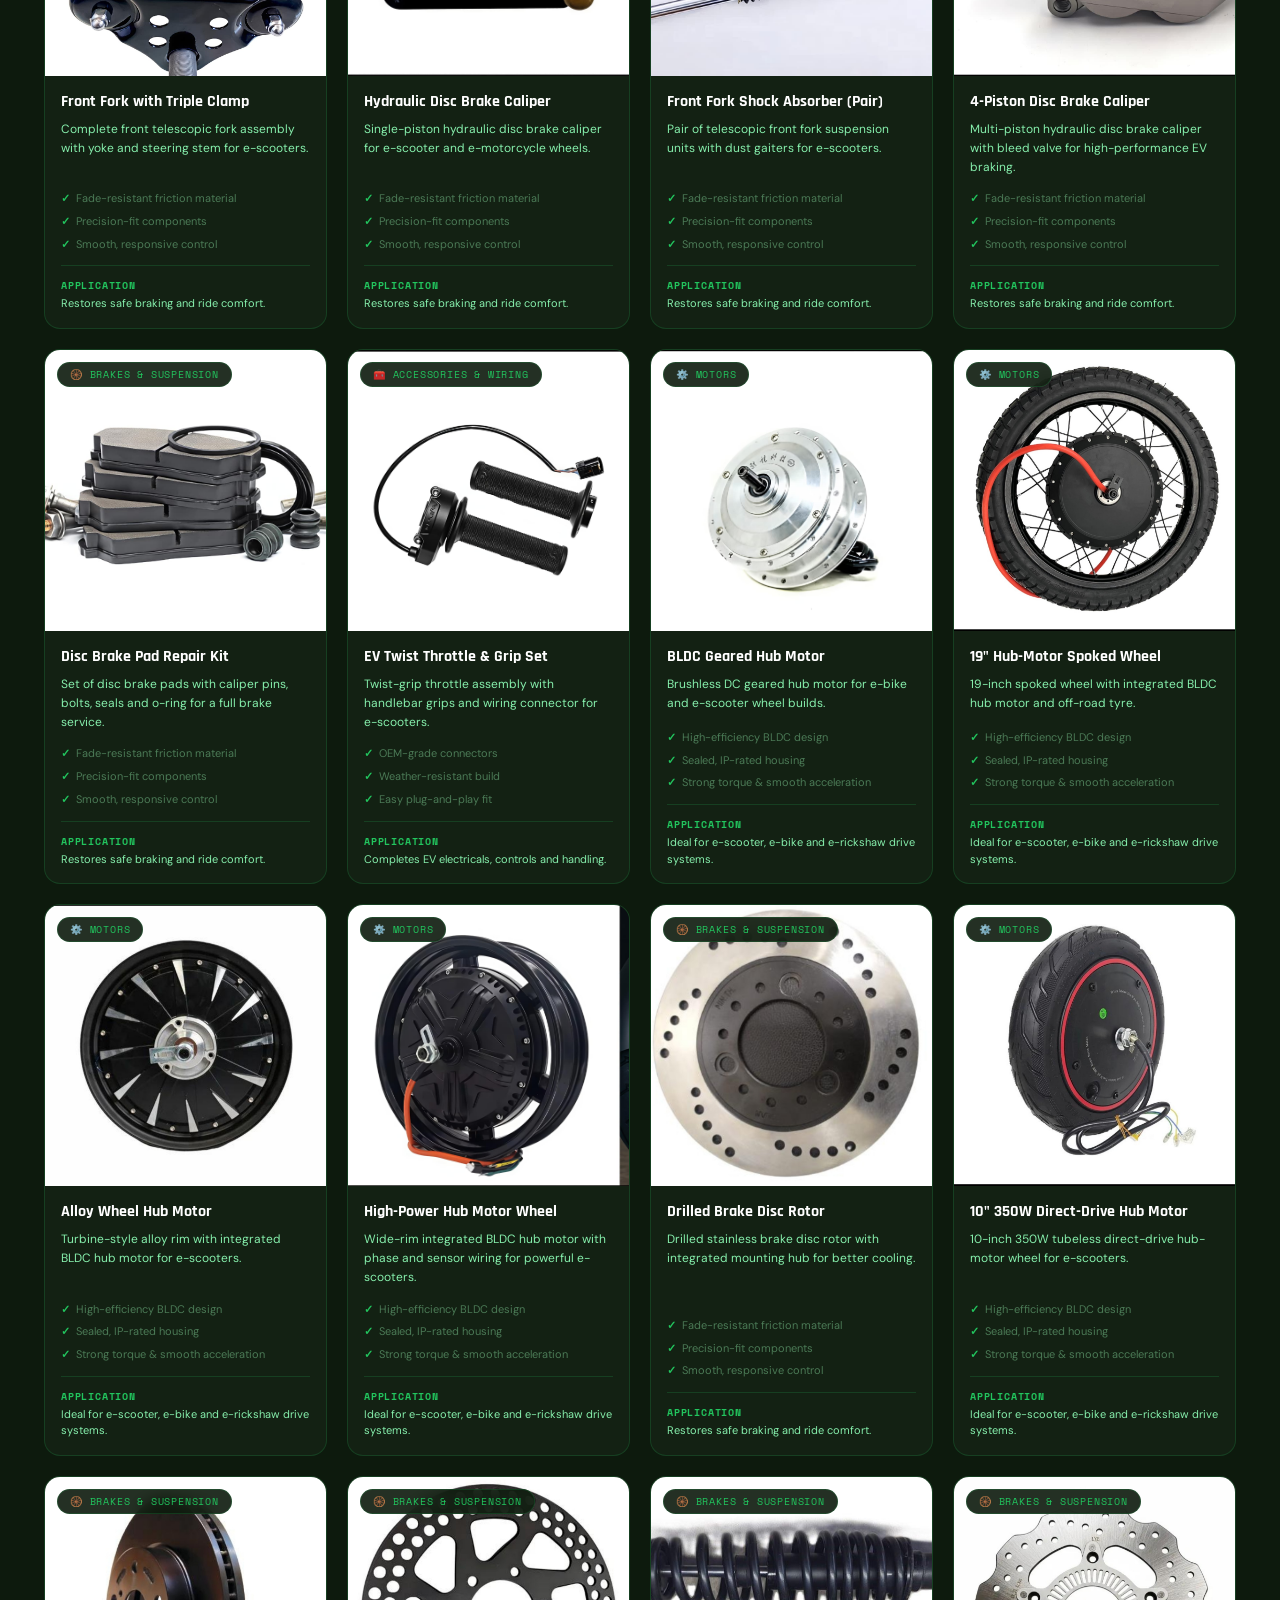
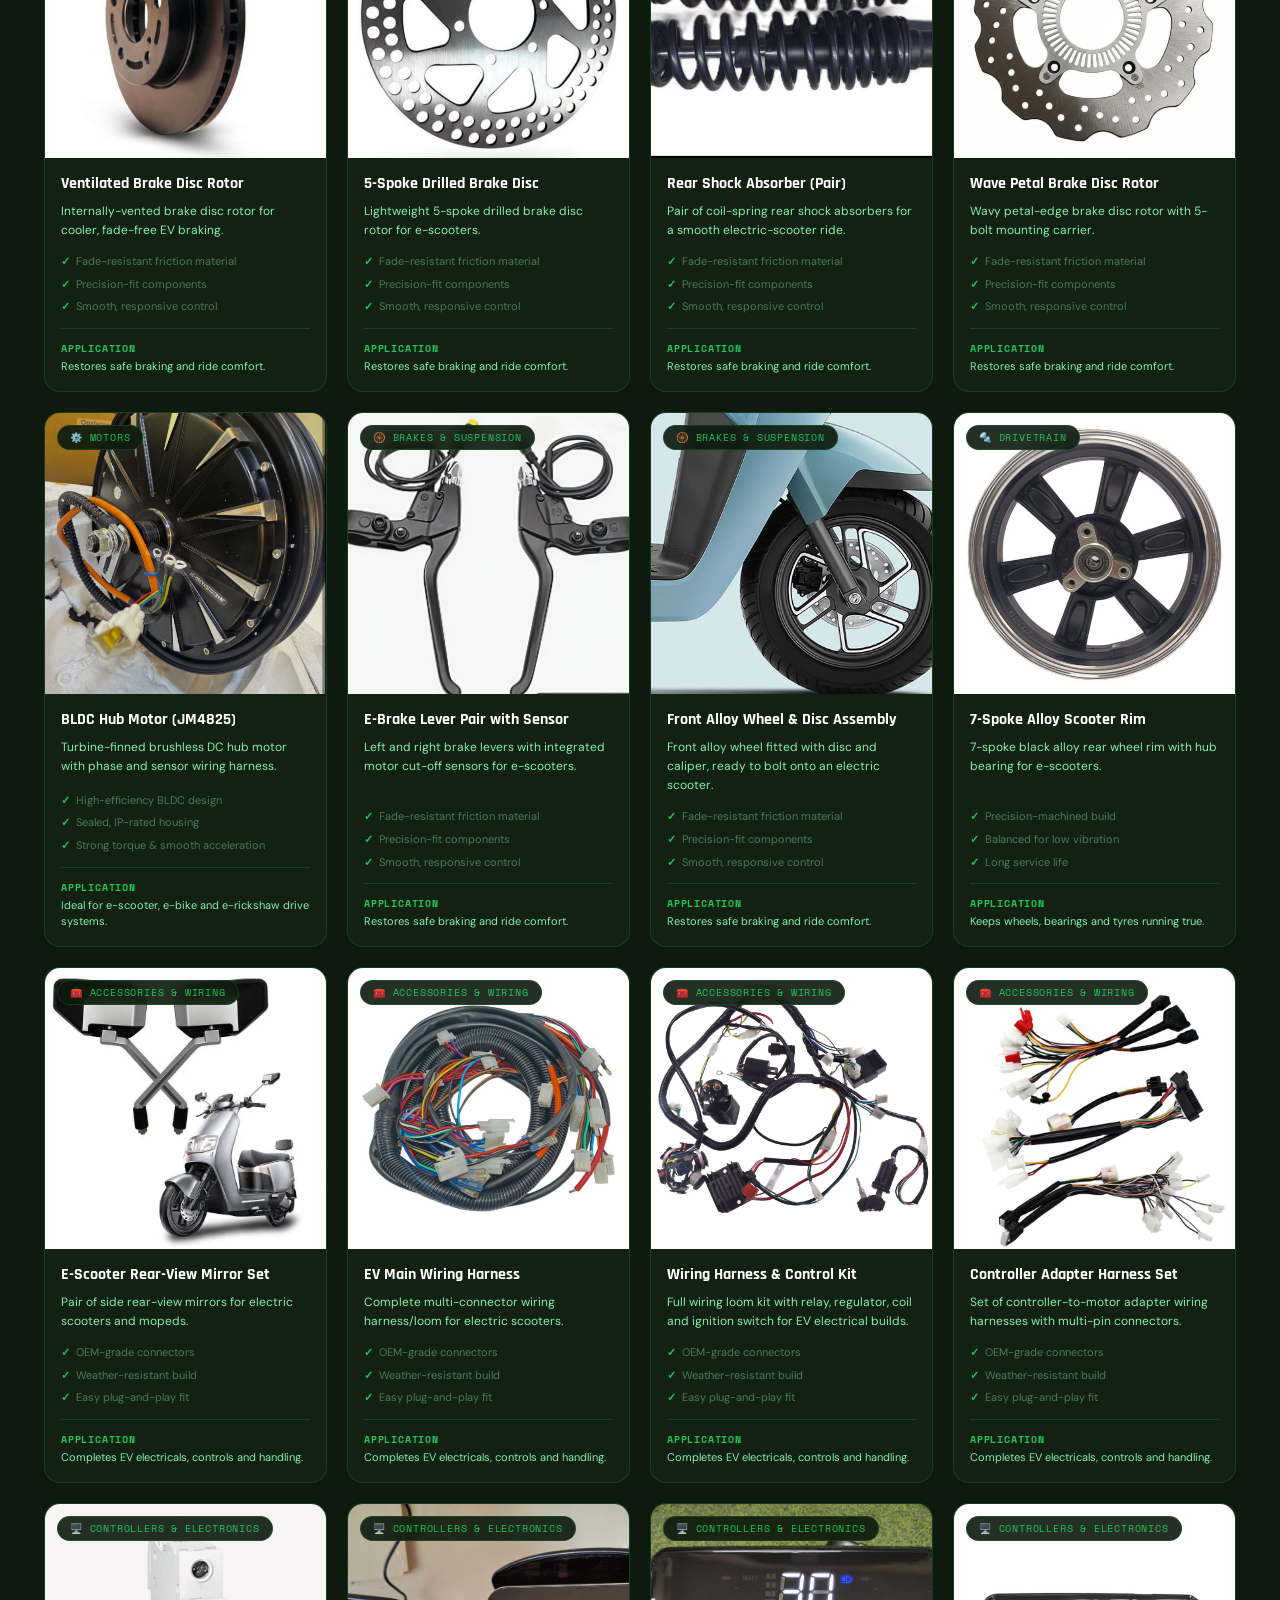
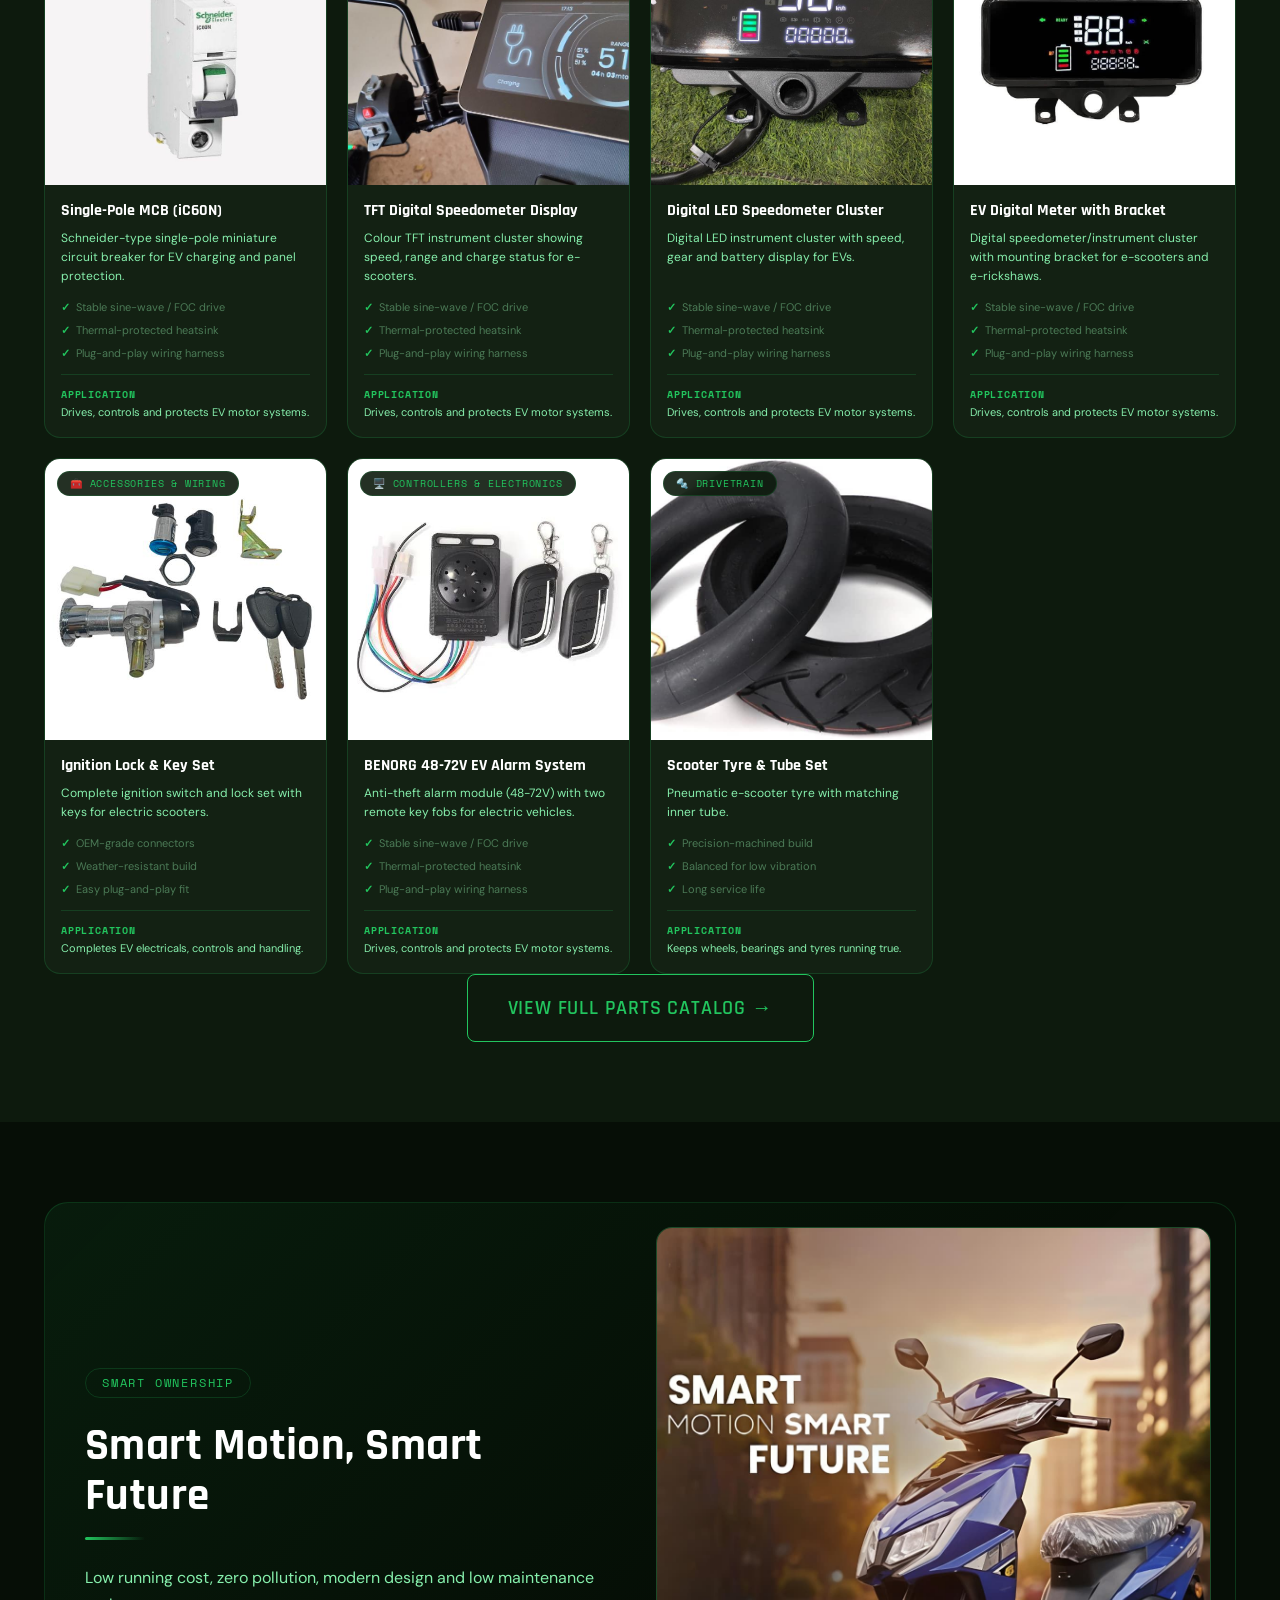
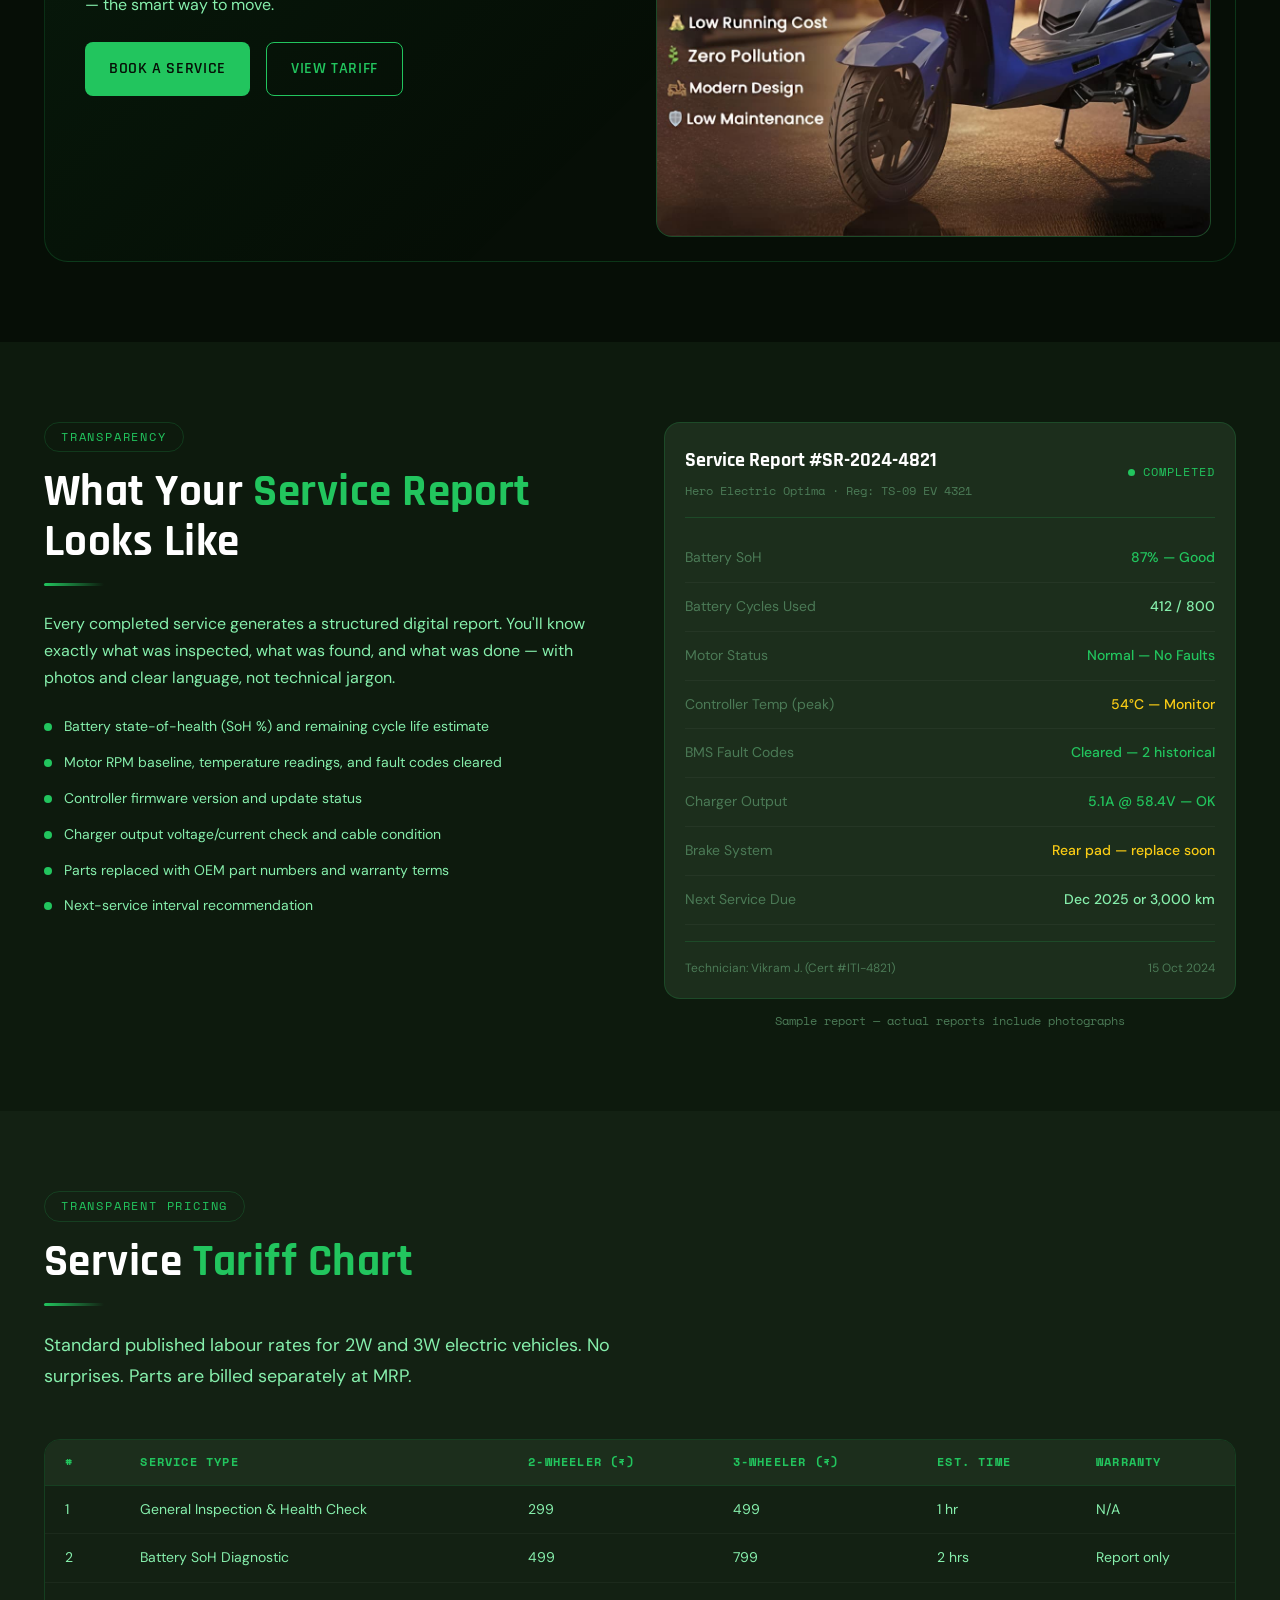
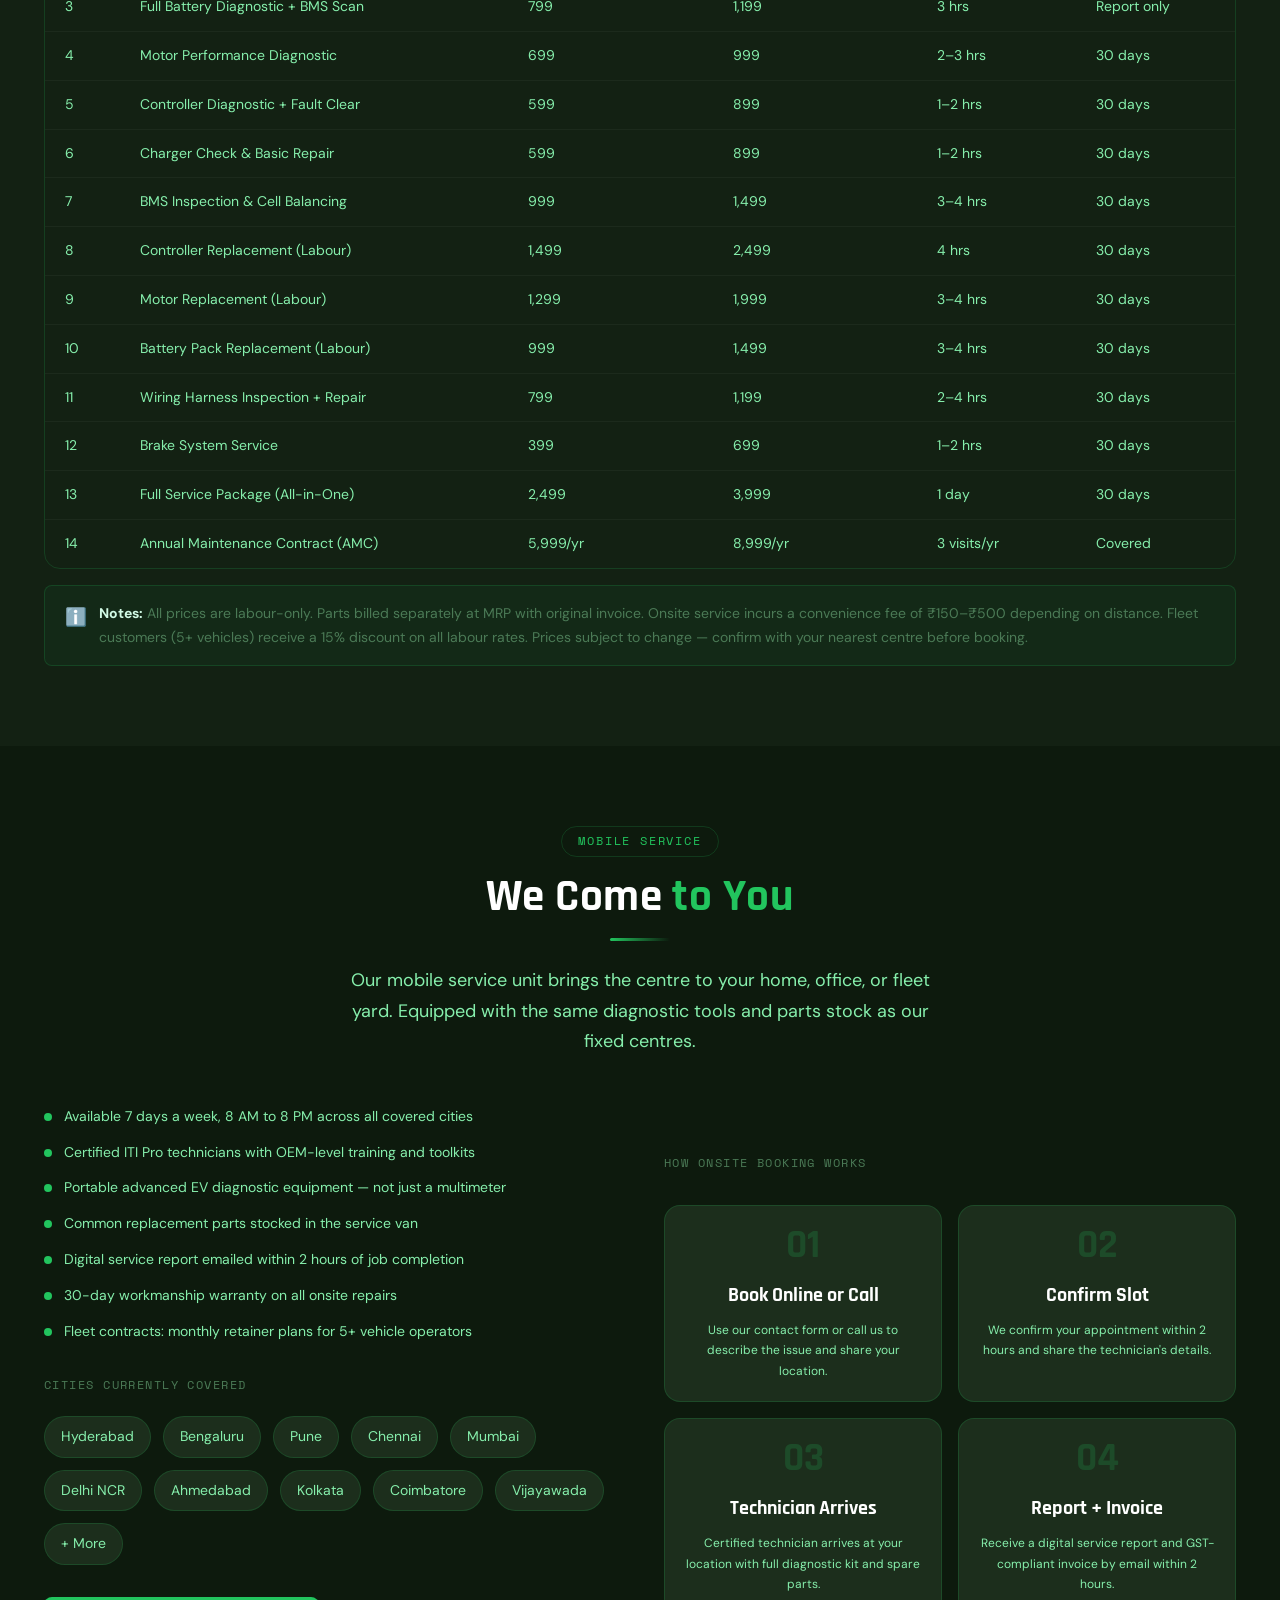
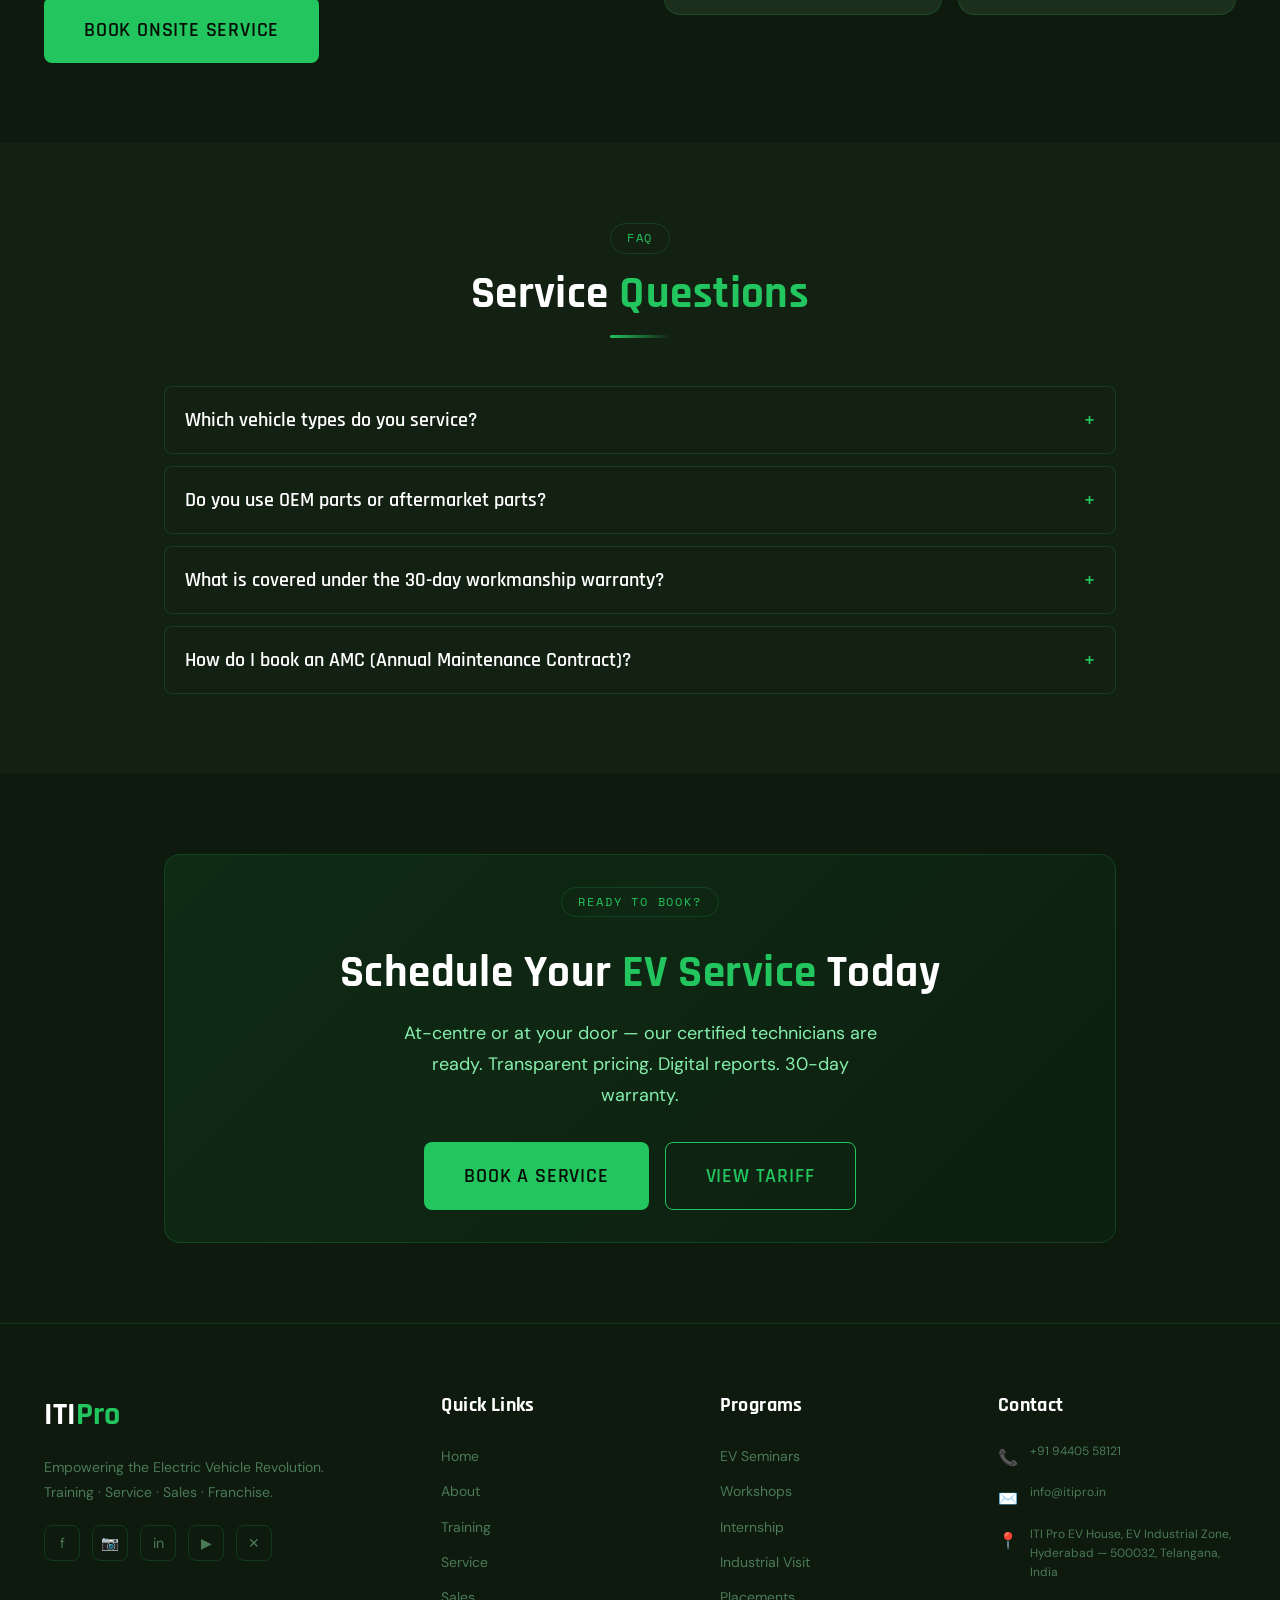
<file: pages/service.html>
<!DOCTYPE html>
<html lang="en">
<head>
  <meta charset="UTF-8"/>
  <meta name="viewport" content="width=device-width, initial-scale=1.0"/>
  <meta name="page-title" content="Service"/>
  <meta name="description" content="ITI Pro — Certified EV service, diagnostics and maintenance for two and three-wheelers. Onsite and centre-based."/>
  <link rel="stylesheet" href="../assets/css/style.css"/>
  <style>
    .service-type-grid {
      display: grid;
      grid-template-columns: repeat(3, 1fr);
      gap: var(--sp-5);
    }
    @media (max-width: 900px) { .service-type-grid { grid-template-columns: 1fr; } }

    .service-type-card {
      background: var(--clr-dark-3);
      border: 1px solid var(--clr-border);
      border-radius: var(--r-xl);
      padding: var(--sp-8) var(--sp-6);
      display: flex;
      flex-direction: column;
      transition: all var(--transition);
      position: relative;
      overflow: hidden;
    }
    .service-type-card::after {
      content: '';
      position: absolute;
      bottom: 0; left: 0; right: 0;
      height: 3px;
      background: linear-gradient(90deg, var(--clr-primary), transparent);
      opacity: 0;
      transition: opacity var(--transition);
    }
    .service-type-card:hover { border-color: var(--clr-primary); transform: translateY(-5px); box-shadow: var(--shadow-md), var(--shadow-glow); }
    .service-type-card:hover::after { opacity: 1; }
    .stc-icon {
      width: 64px; height: 64px;
      background: rgba(34,197,94,.1);
      border: 1px solid var(--clr-border);
      border-radius: var(--r-lg);
      display: flex;
      align-items: center;
      justify-content: center;
      font-size: 2rem;
      margin-bottom: var(--sp-5);
      transition: background var(--transition);
    }
    .service-type-card:hover .stc-icon { background: rgba(34,197,94,.2); }
    .stc-title { font-family: var(--ff-display); font-size: var(--fs-2xl); font-weight: 700; color: var(--clr-white); margin-bottom: var(--sp-3); }
    .stc-desc  { font-size: var(--fs-sm); color: var(--clr-text-muted); line-height: 1.8; flex: 1; margin-bottom: var(--sp-6); }
    .stc-list  { display: flex; flex-direction: column; gap: var(--sp-2); margin-bottom: var(--sp-6); }
    .stc-list-item { display: flex; align-items: flex-start; gap: var(--sp-2); font-size: var(--fs-sm); color: var(--clr-text-muted); }
    .stc-list-item::before { content: '→'; color: var(--clr-primary); font-weight: 700; flex-shrink: 0; }

    .report-mock {
      background: var(--clr-dark-4);
      border: 1px solid var(--clr-border);
      border-radius: var(--r-lg);
      padding: var(--sp-5);
    }
    .report-mock__header {
      display: flex;
      align-items: center;
      justify-content: space-between;
      padding-bottom: var(--sp-4);
      border-bottom: 1px solid var(--clr-border);
      margin-bottom: var(--sp-4);
    }
    .report-mock__title { font-family: var(--ff-display); font-size: var(--fs-lg); font-weight: 700; color: var(--clr-white); }
    .report-mock__status {
      display: flex;
      align-items: center;
      gap: var(--sp-2);
      font-family: var(--ff-mono);
      font-size: var(--fs-xs);
      color: var(--clr-primary);
      text-transform: uppercase;
      letter-spacing: .08em;
    }
    .report-mock__status::before { content: ''; width: 7px; height: 7px; background: var(--clr-primary); border-radius: 50%; }
    .report-row {
      display: flex;
      justify-content: space-between;
      align-items: center;
      padding: var(--sp-3) 0;
      border-bottom: 1px solid rgba(255,255,255,.04);
      font-size: var(--fs-sm);
    }
    .report-row:last-child { border-bottom: none; }
    .report-row__label { color: var(--clr-text-dim); }
    .report-row__value { color: var(--clr-text-muted); font-weight: 500; }
    .report-row__value.ok   { color: var(--clr-primary); }
    .report-row__value.warn { color: var(--clr-accent); }
    .report-row__value.bad  { color: var(--clr-danger); }

    .tariff-note {
      background: rgba(34,197,94,.05);
      border: 1px solid var(--clr-border);
      border-radius: var(--r-md);
      padding: var(--sp-4) var(--sp-5);
      font-size: var(--fs-sm);
      color: var(--clr-text-dim);
      display: flex;
      align-items: flex-start;
      gap: var(--sp-3);
      margin-top: var(--sp-4);
    }
    .tariff-note .tn-icon { font-size: 1.1rem; flex-shrink: 0; margin-top: 1px; }

    .onsite-steps {
      display: grid;
      grid-template-columns: repeat(4, 1fr);
      gap: var(--sp-4);
      margin-top: var(--sp-8);
    }
    @media (max-width: 900px) { .onsite-steps { grid-template-columns: repeat(2, 1fr); } }
    @media (max-width: 500px) { .onsite-steps { grid-template-columns: 1fr; } }
    .onsite-step {
      background: var(--clr-dark-4);
      border: 1px solid var(--clr-border);
      border-radius: var(--r-lg);
      padding: var(--sp-5);
      text-align: center;
      transition: all var(--transition);
    }
    .onsite-step:hover { border-color: var(--clr-primary); }
    .os-num {
      font-family: var(--ff-display);
      font-size: var(--fs-3xl);
      font-weight: 700;
      color: rgba(34,197,94,.2);
      line-height: 1;
      margin-bottom: var(--sp-3);
    }
    .os-title { font-family: var(--ff-display); font-size: var(--fs-lg); font-weight: 700; color: var(--clr-white); margin-bottom: var(--sp-2); }
    .os-text  { font-size: var(--fs-xs); color: var(--clr-text-muted); line-height: 1.7; }

    .coverage-pills { display: flex; flex-wrap: wrap; gap: var(--sp-3); margin-top: var(--sp-5); }
    .coverage-pill {
      border: 1px solid var(--clr-border);
      border-radius: var(--r-full);
      padding: var(--sp-2) var(--sp-4);
      font-size: var(--fs-sm);
      color: var(--clr-text-muted);
      background: var(--clr-dark-4);
      transition: all var(--transition);
    }
    .coverage-pill:hover { border-color: var(--clr-primary); color: var(--clr-primary); }
  </style>
</head>
<body>

<div id="header-placeholder"></div>
<div class="nav-spacer"></div>

<section class="page-hero">
  <div class="container">
    <p class="page-hero__eyebrow">Certified EV Service</p>
    <h1 class="page-hero__title">Professional <span>EV Service</span></h1>
    <p class="page-hero__subtitle">Transparent, certified, and reliable EV repair, diagnostics, and maintenance — at our service centres or at your doorstep. Every job backed by a 30-day workmanship warranty.</p>
    <div class="btn-group mt-8">
      <a href="./contact.html" class="btn btn--primary btn--lg">Book a Service</a>
      <a href="#tariff" class="btn btn--outline btn--lg">View Tariff</a>
    </div>
  </div>
</section>

<div style="background: var(--clr-dark-4); border-top:1px solid var(--clr-border); border-bottom:1px solid var(--clr-border); padding-block: var(--sp-10);">
  <div class="container">
    <div class="grid grid--4">
      <div class="stat-block"><div class="stat-block__number">50+</div><div class="stat-block__label">Service Centres</div></div>
      <div class="stat-block"><div class="stat-block__number">12+</div><div class="stat-block__label">States Covered</div></div>
      <div class="stat-block"><div class="stat-block__number">10,000+</div><div class="stat-block__label">Vehicles Serviced</div></div>
      <div class="stat-block"><div class="stat-block__number">30-Day</div><div class="stat-block__label">Workmanship Warranty</div></div>
    </div>
  </div>
</div>

<section class="section section--dark" id="services">
  <div class="container">
    <div class="section-header section-header--center">
      <span class="section-label">Service Types</span>
      <h2 class="section-title">How We <span>Serve You</span></h2>
      <div class="divider"></div>
      <p class="section-subtitle">Three distinct service offerings — from detailed diagnostic reporting to onsite visits — designed to match every situation and requirement.</p>
    </div>
    <div class="service-type-grid">

      <div class="service-type-card">
        <div class="stc-icon">📋</div>
        <div class="stc-title">Service Report</div>
        <p class="stc-desc">Every vehicle we service receives a detailed digital inspection and service report. Full transparency on faults found, root cause analysis, actions taken, parts replaced, and next-service recommendations. Reports are emailed as PDFs with photographic evidence.</p>
        <div class="stc-list">
          <div class="stc-list-item">Digital PDF report within 2 hours of service</div>
          <div class="stc-list-item">Battery health percentage and cycle count</div>
          <div class="stc-list-item">Motor performance baseline and fault codes</div>
          <div class="stc-list-item">Controller and BMS status with fault log</div>
          <div class="stc-list-item">Photographic evidence of all issues</div>
          <div class="stc-list-item">Next-service date recommendation</div>
        </div>
        <a href="./contact.html" class="btn btn--outline">Request Report Sample</a>
      </div>

      <div class="service-type-card">
        <div class="stc-icon">🗂️</div>
        <div class="stc-title">Service Chart / Tariff</div>
        <p class="stc-desc">We publish a fully transparent, pre-approved tariff chart for all standard EV service categories. No hidden charges, no surprise bills. Labour rates are fixed. Parts are billed at MRP with invoice. All service includes GST-compliant billing.</p>
        <div class="stc-list">
          <div class="stc-list-item">Published MRP tariff — no hidden costs</div>
          <div class="stc-list-item">Fixed labour rates for all service types</div>
          <div class="stc-list-item">Parts at MRP with original invoice</div>
          <div class="stc-list-item">GST-compliant billing for all jobs</div>
          <div class="stc-list-item">Discount packages for fleet customers</div>
          <div class="stc-list-item">Annual maintenance contracts available</div>
        </div>
        <a href="#tariff" class="btn btn--outline">View Full Tariff</a>
      </div>

      <div class="service-type-card">
        <div class="stc-icon">🚐</div>
        <div class="stc-title">Onsite / Office Service</div>
        <p class="stc-desc">Can't bring your EV to a centre? Our mobile service unit comes to you. Equipped with advanced diagnostic tools, common parts inventory, and a certified technician. Available for residential owners, fleet operators, and corporate campuses.</p>
        <div class="stc-list">
          <div class="stc-list-item">Available 7 days a week, 8 AM – 8 PM</div>
          <div class="stc-list-item">Certified technicians with OEM training</div>
          <div class="stc-list-item">Advanced portable diagnostic toolkit</div>
          <div class="stc-list-item">Common parts stocked in service van</div>
          <div class="stc-list-item">Digital report delivered post-service</div>
          <div class="stc-list-item">Fleet and corporate monthly plans</div>
        </div>
        <a href="./contact.html" class="btn btn--outline">Book Onsite Visit</a>
      </div>

    </div>
  </div>
</section>

<!-- ── GENUINE SPARE PARTS ── -->
<section class="section section--dark2" id="parts">
  <div class="container">
    <div class="section-header section-header--center">
      <span class="section-label">Genuine Parts</span>
      <h2 class="section-title">EV Spare Parts We <span>Fit &amp; Stock</span></h2>
      <div class="divider"></div>
      <p class="section-subtitle">Every repair uses genuine, quality-checked components — from brakes and controllers to chargers, motors and drivetrain parts. Browse a selection of what we keep in stock for fast, reliable service.</p>
    </div>
    <div id="service-parts"></div>
    <div class="text-center mt-10">
      <a href="./sales.html#catalog" class="btn btn--outline btn--lg">View Full Parts Catalog →</a>
    </div>
  </div>
</section>

<!-- ── SERVICE FLYER ── -->
<section class="section section--dark">
  <div class="container">
    <div id="service-flyer"></div>
  </div>
</section>

<section class="section section--dark2">
  <div class="container">
    <div class="two-col" style="align-items:start; gap: var(--sp-12);">
      <div>
        <span class="section-label">Transparency</span>
        <h2 class="section-title">What Your <span>Service Report</span> Looks Like</h2>
        <div class="divider"></div>
        <p class="text-muted mb-6">Every completed service generates a structured digital report. You'll know exactly what was inspected, what was found, and what was done — with photos and clear language, not technical jargon.</p>
        <div class="feature-list">
          <div class="feature-item"><div class="feature-item__dot"></div><div class="feature-item__text">Battery state-of-health (SoH %) and remaining cycle life estimate</div></div>
          <div class="feature-item"><div class="feature-item__dot"></div><div class="feature-item__text">Motor RPM baseline, temperature readings, and fault codes cleared</div></div>
          <div class="feature-item"><div class="feature-item__dot"></div><div class="feature-item__text">Controller firmware version and update status</div></div>
          <div class="feature-item"><div class="feature-item__dot"></div><div class="feature-item__text">Charger output voltage/current check and cable condition</div></div>
          <div class="feature-item"><div class="feature-item__dot"></div><div class="feature-item__text">Parts replaced with OEM part numbers and warranty terms</div></div>
          <div class="feature-item"><div class="feature-item__dot"></div><div class="feature-item__text">Next-service interval recommendation</div></div>
        </div>
      </div>
      <div>
        <div class="report-mock">
          <div class="report-mock__header">
            <div>
              <div class="report-mock__title">Service Report #SR-2024-4821</div>
              <div style="font-size:var(--fs-xs); color:var(--clr-text-dim); font-family:var(--ff-mono); margin-top:4px;">Hero Electric Optima · Reg: TS-09 EV 4321</div>
            </div>
            <div class="report-mock__status">Completed</div>
          </div>
          <div class="report-row"><span class="report-row__label">Battery SoH</span><span class="report-row__value ok">87% — Good</span></div>
          <div class="report-row"><span class="report-row__label">Battery Cycles Used</span><span class="report-row__value">412 / 800</span></div>
          <div class="report-row"><span class="report-row__label">Motor Status</span><span class="report-row__value ok">Normal — No Faults</span></div>
          <div class="report-row"><span class="report-row__label">Controller Temp (peak)</span><span class="report-row__value warn">54°C — Monitor</span></div>
          <div class="report-row"><span class="report-row__label">BMS Fault Codes</span><span class="report-row__value ok">Cleared — 2 historical</span></div>
          <div class="report-row"><span class="report-row__label">Charger Output</span><span class="report-row__value ok">5.1A @ 58.4V — OK</span></div>
          <div class="report-row"><span class="report-row__label">Brake System</span><span class="report-row__value warn">Rear pad — replace soon</span></div>
          <div class="report-row"><span class="report-row__label">Next Service Due</span><span class="report-row__value">Dec 2025 or 3,000 km</span></div>
          <div style="margin-top:var(--sp-4); padding-top:var(--sp-4); border-top:1px solid var(--clr-border); display:flex; justify-content:space-between; font-size:var(--fs-xs); color:var(--clr-text-dim);">
            <span>Technician: Vikram J. (Cert #ITI-4821)</span>
            <span>15 Oct 2024</span>
          </div>
        </div>
        <div style="margin-top:var(--sp-3); text-align:center; font-size:var(--fs-xs); color:var(--clr-text-dim); font-family:var(--ff-mono);">Sample report — actual reports include photographs</div>
      </div>
    </div>
  </div>
</section>

<section class="section section--dark3" id="tariff">
  <div class="container">
    <div class="section-header">
      <span class="section-label">Transparent Pricing</span>
      <h2 class="section-title">Service <span>Tariff Chart</span></h2>
      <div class="divider"></div>
      <p class="section-subtitle">Standard published labour rates for 2W and 3W electric vehicles. No surprises. Parts are billed separately at MRP.</p>
    </div>

    <div class="table-wrap">
      <table class="table">
        <thead>
          <tr>
            <th>#</th><th>Service Type</th><th>2-Wheeler (₹)</th><th>3-Wheeler (₹)</th><th>Est. Time</th><th>Warranty</th>
          </tr>
        </thead>
        <tbody>
          <tr><td>1</td><td>General Inspection &amp; Health Check</td><td>299</td><td>499</td><td>1 hr</td><td>N/A</td></tr>
          <tr><td>2</td><td>Battery SoH Diagnostic</td><td>499</td><td>799</td><td>2 hrs</td><td>Report only</td></tr>
          <tr><td>3</td><td>Full Battery Diagnostic + BMS Scan</td><td>799</td><td>1,199</td><td>3 hrs</td><td>Report only</td></tr>
          <tr><td>4</td><td>Motor Performance Diagnostic</td><td>699</td><td>999</td><td>2–3 hrs</td><td>30 days</td></tr>
          <tr><td>5</td><td>Controller Diagnostic + Fault Clear</td><td>599</td><td>899</td><td>1–2 hrs</td><td>30 days</td></tr>
          <tr><td>6</td><td>Charger Check &amp; Basic Repair</td><td>599</td><td>899</td><td>1–2 hrs</td><td>30 days</td></tr>
          <tr><td>7</td><td>BMS Inspection &amp; Cell Balancing</td><td>999</td><td>1,499</td><td>3–4 hrs</td><td>30 days</td></tr>
          <tr><td>8</td><td>Controller Replacement (Labour)</td><td>1,499</td><td>2,499</td><td>4 hrs</td><td>30 days</td></tr>
          <tr><td>9</td><td>Motor Replacement (Labour)</td><td>1,299</td><td>1,999</td><td>3–4 hrs</td><td>30 days</td></tr>
          <tr><td>10</td><td>Battery Pack Replacement (Labour)</td><td>999</td><td>1,499</td><td>3–4 hrs</td><td>30 days</td></tr>
          <tr><td>11</td><td>Wiring Harness Inspection + Repair</td><td>799</td><td>1,199</td><td>2–4 hrs</td><td>30 days</td></tr>
          <tr><td>12</td><td>Brake System Service</td><td>399</td><td>699</td><td>1–2 hrs</td><td>30 days</td></tr>
          <tr><td>13</td><td>Full Service Package (All-in-One)</td><td>2,499</td><td>3,999</td><td>1 day</td><td>30 days</td></tr>
          <tr><td>14</td><td>Annual Maintenance Contract (AMC)</td><td>5,999/yr</td><td>8,999/yr</td><td>3 visits/yr</td><td>Covered</td></tr>
        </tbody>
      </table>
    </div>

    <div class="tariff-note">
      <span class="tn-icon">ℹ️</span>
      <div><strong style="color:var(--clr-text);">Notes:</strong> All prices are labour-only. Parts billed separately at MRP with original invoice. Onsite service incurs a convenience fee of ₹150–₹500 depending on distance. Fleet customers (5+ vehicles) receive a 15% discount on all labour rates. Prices subject to change — confirm with your nearest centre before booking.</div>
    </div>
  </div>
</section>

<section class="section section--dark2">
  <div class="container">
    <div class="section-header section-header--center">
      <span class="section-label">Mobile Service</span>
      <h2 class="section-title">We Come <span>to You</span></h2>
      <div class="divider"></div>
      <p class="section-subtitle">Our mobile service unit brings the centre to your home, office, or fleet yard. Equipped with the same diagnostic tools and parts stock as our fixed centres.</p>
    </div>

    <div class="two-col" style="align-items:center;">
      <div>
        <div class="feature-list mb-8">
          <div class="feature-item"><div class="feature-item__dot"></div><div class="feature-item__text">Available 7 days a week, 8 AM to 8 PM across all covered cities</div></div>
          <div class="feature-item"><div class="feature-item__dot"></div><div class="feature-item__text">Certified ITI Pro technicians with OEM-level training and toolkits</div></div>
          <div class="feature-item"><div class="feature-item__dot"></div><div class="feature-item__text">Portable advanced EV diagnostic equipment — not just a multimeter</div></div>
          <div class="feature-item"><div class="feature-item__dot"></div><div class="feature-item__text">Common replacement parts stocked in the service van</div></div>
          <div class="feature-item"><div class="feature-item__dot"></div><div class="feature-item__text">Digital service report emailed within 2 hours of job completion</div></div>
          <div class="feature-item"><div class="feature-item__dot"></div><div class="feature-item__text">30-day workmanship warranty on all onsite repairs</div></div>
          <div class="feature-item"><div class="feature-item__dot"></div><div class="feature-item__text">Fleet contracts: monthly retainer plans for 5+ vehicle operators</div></div>
        </div>
        <p style="font-family:var(--ff-mono); font-size:var(--fs-xs); text-transform:uppercase; letter-spacing:.12em; color:var(--clr-text-dim); margin-bottom:var(--sp-3);">Cities Currently Covered</p>
        <div class="coverage-pills">
          <div class="coverage-pill">Hyderabad</div>
          <div class="coverage-pill">Bengaluru</div>
          <div class="coverage-pill">Pune</div>
          <div class="coverage-pill">Chennai</div>
          <div class="coverage-pill">Mumbai</div>
          <div class="coverage-pill">Delhi NCR</div>
          <div class="coverage-pill">Ahmedabad</div>
          <div class="coverage-pill">Kolkata</div>
          <div class="coverage-pill">Coimbatore</div>
          <div class="coverage-pill">Vijayawada</div>
          <div class="coverage-pill">+ More</div>
        </div>
        <div class="mt-8">
          <a href="./contact.html" class="btn btn--primary btn--lg">Book Onsite Service</a>
        </div>
      </div>
      <div>
        <p style="font-family:var(--ff-mono); font-size:var(--fs-xs); text-transform:uppercase; letter-spacing:.12em; color:var(--clr-text-dim); margin-bottom:var(--sp-5);">How Onsite Booking Works</p>
        <div class="onsite-steps" style="grid-template-columns:1fr 1fr; gap:var(--sp-4);">
          <div class="onsite-step">
            <div class="os-num">01</div>
            <div class="os-title">Book Online or Call</div>
            <p class="os-text">Use our contact form or call us to describe the issue and share your location.</p>
          </div>
          <div class="onsite-step">
            <div class="os-num">02</div>
            <div class="os-title">Confirm Slot</div>
            <p class="os-text">We confirm your appointment within 2 hours and share the technician's details.</p>
          </div>
          <div class="onsite-step">
            <div class="os-num">03</div>
            <div class="os-title">Technician Arrives</div>
            <p class="os-text">Certified technician arrives at your location with full diagnostic kit and spare parts.</p>
          </div>
          <div class="onsite-step">
            <div class="os-num">04</div>
            <div class="os-title">Report + Invoice</div>
            <p class="os-text">Receive a digital service report and GST-compliant invoice by email within 2 hours.</p>
          </div>
        </div>
      </div>
    </div>
  </div>
</section>

<section class="section section--dark3">
  <div class="container container--md">
    <div class="section-header section-header--center">
      <span class="section-label">FAQ</span>
      <h2 class="section-title">Service <span>Questions</span></h2>
      <div class="divider"></div>
    </div>
    <div class="accordion">
      <div class="accordion-item">
        <div class="accordion-header">Which vehicle types do you service?<span class="accordion-icon">+</span></div>
        <div class="accordion-body"><div class="accordion-body-inner">We service all electric two-wheelers (e-scooters, e-bikes, e-mopeds) and electric three-wheelers (e-rickshaws, cargo EVs, passenger e-autos) from all major brands including Hero Electric, Ola, Ather, Ampere, Okinawa, Mahindra Electric, and more. Contact us if you're unsure whether your vehicle model is covered.</div></div>
      </div>
      <div class="accordion-item">
        <div class="accordion-header">Do you use OEM parts or aftermarket parts?<span class="accordion-icon">+</span></div>
        <div class="accordion-body"><div class="accordion-body-inner">We always recommend and prefer OEM-authorised or OEM-equivalent parts. If you request budget aftermarket parts, we will inform you clearly and note it in your service report. All parts are billed at MRP with an original purchase invoice provided to you.</div></div>
      </div>
      <div class="accordion-item">
        <div class="accordion-header">What is covered under the 30-day workmanship warranty?<span class="accordion-icon">+</span></div>
        <div class="accordion-body"><div class="accordion-body-inner">The 30-day workmanship warranty covers the labour and repair work performed by our technician. If the same fault recurs within 30 days of a repair job due to technician error or improper installation, we redo the work at no charge. The warranty does not cover new faults, physical damage, or issues arising from misuse after service.</div></div>
      </div>
      <div class="accordion-item">
        <div class="accordion-header">How do I book an AMC (Annual Maintenance Contract)?<span class="accordion-icon">+</span></div>
        <div class="accordion-body"><div class="accordion-body-inner">AMC can be booked via our contact form, by phone, or at any ITI Pro service centre. The AMC covers 3 scheduled service visits per year, priority booking, and a 10% discount on all parts. Fleet AMC (for 5+ vehicles) includes additional visits and a dedicated account manager. Pricing varies by vehicle type and location.</div></div>
      </div>
    </div>
  </div>
</section>

<section class="section section--dark2">
  <div class="container container--md">
    <div class="highlight-box text-center">
      <span class="section-label">Ready to Book?</span>
      <h2 class="section-title mt-4">Schedule Your <span>EV Service</span> Today</h2>
      <p style="color:var(--clr-text-muted); font-size:var(--fs-md); max-width:480px; margin-inline:auto; margin-block:var(--sp-5) var(--sp-8);">At-centre or at your door — our certified technicians are ready. Transparent pricing. Digital reports. 30-day warranty.</p>
      <div class="btn-group" style="justify-content:center;">
        <a href="./contact.html" class="btn btn--primary btn--lg">Book a Service</a>
        <a href="#tariff" class="btn btn--outline btn--lg">View Tariff</a>
      </div>
    </div>
  </div>
</section>

<div id="footer-placeholder"></div>
<script src="../assets/js/config.js"></script>
<script src="../assets/js/main.js"></script>
<script src="../assets/js/ev-catalog.js"></script>
<script>
  EVCatalog.renderProducts('service-parts', { withFilter: true, cats: ['brakes','controllers','chargers','motors','drivetrain','accessories'] });
  EVCatalog.renderFlyerBanner('service-flyer', {
    index: 5,
    reverse: true,
    eyebrow: 'Smart Ownership',
    ctaText: 'Book a Service',
    ctaHref: './contact.html',
    ctaSecondary: { text: 'View Tariff', href: '#tariff' }
  });
</script>
</body>
</html>
</file>
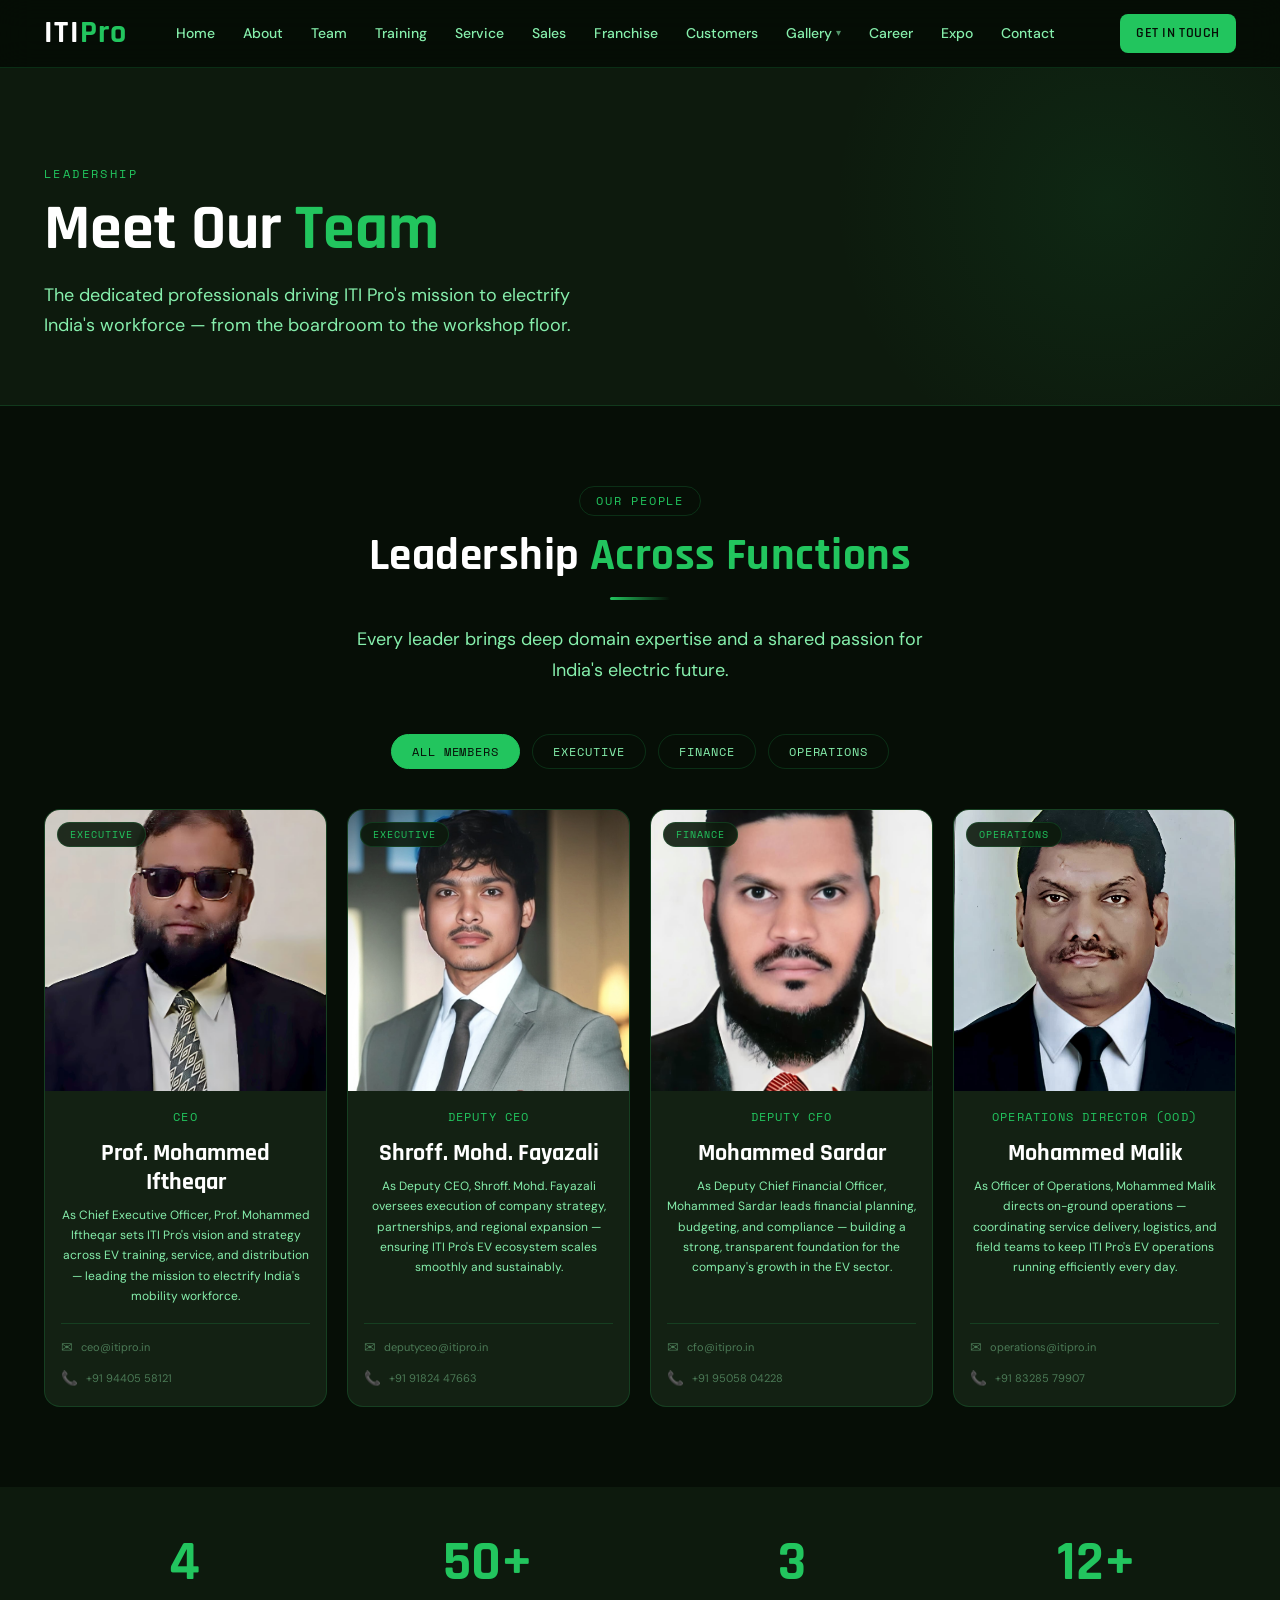
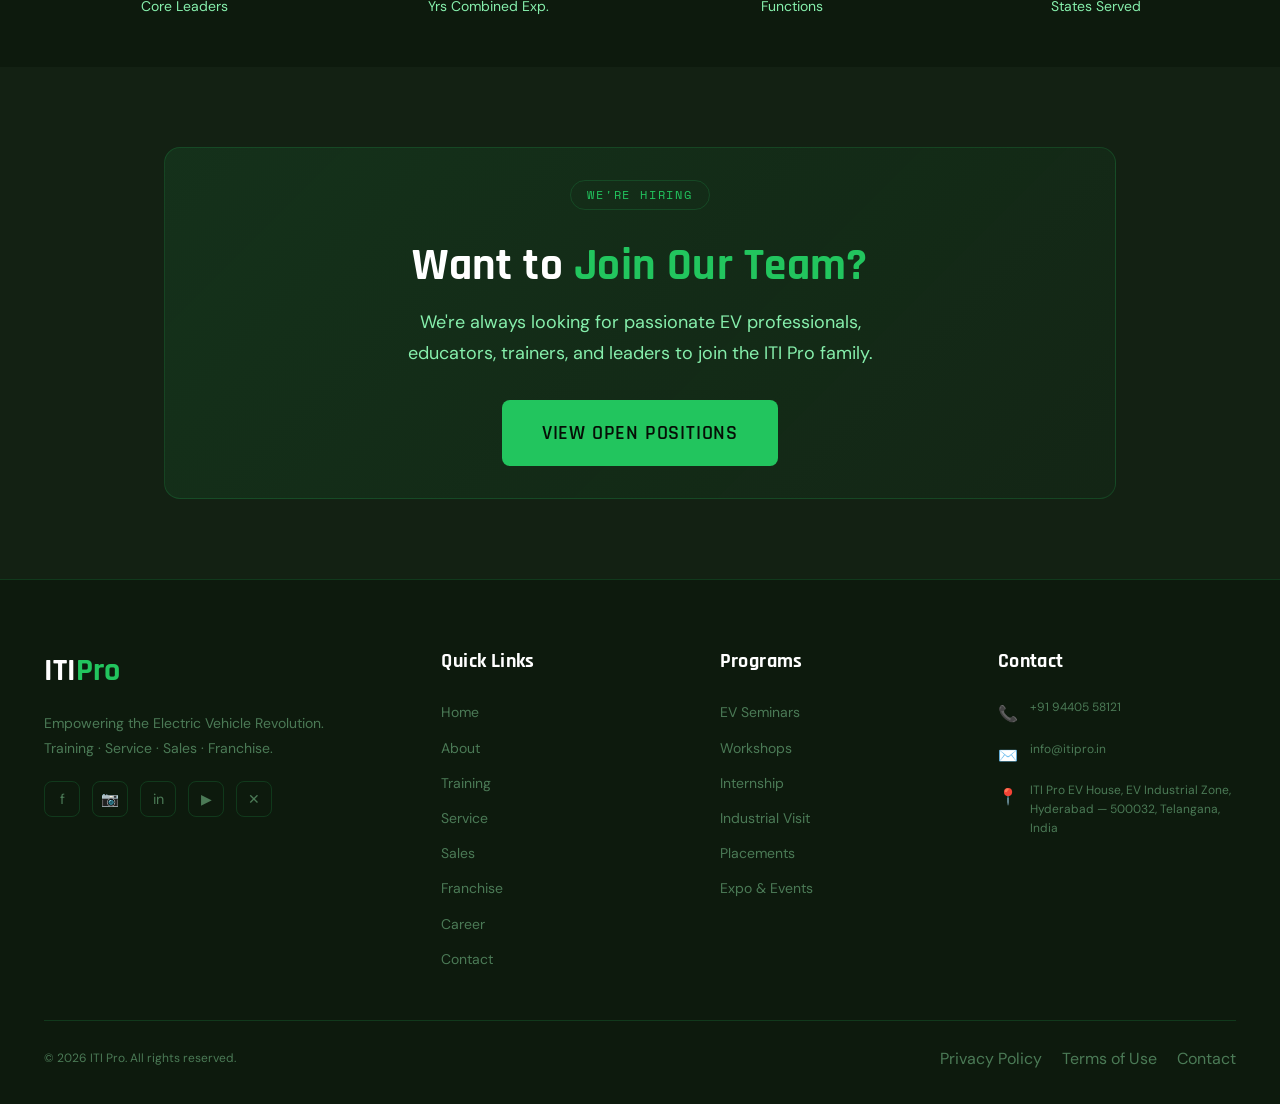
<file: pages/team.html>
<!DOCTYPE html>
<html lang="en">
<head>
  <meta charset="UTF-8"/>
  <meta name="viewport" content="width=device-width, initial-scale=1.0"/>
  <meta name="page-title" content="Our Team"/>
  <meta name="description" content="Meet the ITI Pro leadership team driving India's EV revolution."/>
  <link rel="stylesheet" href="../assets/css/style.css"/>
  <style>
    .team-grid {
      display: grid;
      grid-template-columns: repeat(4, 1fr);
      gap: var(--sp-5);
    }
    @media (max-width: 1100px) { .team-grid { grid-template-columns: repeat(3, 1fr); } }
    @media (max-width: 768px)  { .team-grid { grid-template-columns: repeat(2, 1fr); } }
    @media (max-width: 480px)  { .team-grid { grid-template-columns: 1fr; } }

    .team-card {
      background: var(--clr-dark-3);
      border: 1px solid var(--clr-border);
      border-radius: var(--r-lg);
      overflow: hidden;
      transition: all var(--transition);
      display: flex;
      flex-direction: column;
    }
    .team-card:hover {
      border-color: var(--clr-primary);
      transform: translateY(-5px);
      box-shadow: var(--shadow-md), var(--shadow-glow);
    }
    .team-card__photo-wrap { position: relative; overflow: hidden; background: var(--clr-dark-4); }
    .team-card__photo-placeholder {
      width: 100%;
      aspect-ratio: 1 / 1;
      background: linear-gradient(135deg, var(--clr-dark-4) 0%, var(--clr-dark-3) 100%);
      display: flex;
      flex-direction: column;
      align-items: center;
      justify-content: center;
      gap: var(--sp-2);
      transition: all var(--transition);
    }
    .team-card:hover .team-card__photo-placeholder { background: linear-gradient(135deg, var(--clr-dark-3) 0%, rgba(34,197,94,.08) 100%); }
    .team-card__photo-placeholder .avatar-icon {
      width: 72px; height: 72px;
      border-radius: 50%;
      background: rgba(34,197,94,.1);
      border: 2px solid var(--clr-border);
      display: flex;
      align-items: center;
      justify-content: center;
      font-size: 2rem;
      transition: border-color var(--transition);
    }
    .team-card:hover .avatar-icon { border-color: var(--clr-primary); }
    .team-card__photo-placeholder .avatar-initials {
      font-family: var(--ff-display);
      font-size: var(--fs-sm);
      font-weight: 700;
      color: var(--clr-text-dim);
      text-transform: uppercase;
      letter-spacing: .06em;
    }
    .team-card__role-badge {
      position: absolute;
      top: var(--sp-3);
      left: var(--sp-3);
      background: rgba(13,26,13,.9);
      backdrop-filter: blur(8px);
      border: 1px solid var(--clr-border);
      border-radius: var(--r-full);
      padding: 3px var(--sp-3);
      font-family: var(--ff-mono);
      font-size: 10px;
      text-transform: uppercase;
      letter-spacing: .1em;
      color: var(--clr-primary);
    }
    .team-card__body { padding: var(--sp-4); display: flex; flex-direction: column; flex: 1; }
    .team-card__name {
      font-family: var(--ff-display);
      font-size: var(--fs-xl);
      font-weight: 700;
      color: var(--clr-white);
      margin-bottom: var(--sp-2);
      line-height: 1.2;
    }
    .team-card__role-label {
      font-family: var(--ff-mono);
      font-size: var(--fs-xs);
      color: var(--clr-primary);
      text-transform: uppercase;
      letter-spacing: .1em;
      margin-bottom: var(--sp-3);
    }
    .team-card__brief {
      font-size: var(--fs-xs);
      color: var(--clr-text-muted);
      line-height: 1.7;
      flex: 1;
      margin-bottom: var(--sp-4);
    }
    .team-card__contacts {
      border-top: 1px solid var(--clr-border);
      padding-top: var(--sp-3);
      display: flex;
      flex-direction: column;
      gap: var(--sp-2);
    }
    .team-card__contact-item {
      display: flex;
      align-items: center;
      gap: var(--sp-2);
      font-size: 11px;
      color: var(--clr-text-dim);
    }
    .team-card__contact-item .ci-icon { font-size: .85rem; flex-shrink: 0; }
    .team-card__contact-item a { color: var(--clr-text-dim); transition: color var(--transition); word-break: break-all; }
    .team-card__contact-item a:hover { color: var(--clr-primary); }

    .dept-filter {
      display: flex;
      flex-wrap: wrap;
      gap: var(--sp-3);
      margin-bottom: var(--sp-10);
      justify-content: center;
    }
    .dept-btn {
      padding: var(--sp-2) var(--sp-5);
      border-radius: var(--r-full);
      border: 1px solid var(--clr-border);
      color: var(--clr-text-muted);
      font-family: var(--ff-mono);
      font-size: var(--fs-xs);
      text-transform: uppercase;
      letter-spacing: .08em;
      cursor: pointer;
      transition: all var(--transition);
      background: transparent;
    }
    .dept-btn:hover, .dept-btn.active {
      background: var(--clr-primary);
      color: var(--clr-dark);
      border-color: var(--clr-primary);
    }
    .team-card.hidden { display: none; }
  </style>
</head>
<body>

<div id="header-placeholder"></div>
<div class="nav-spacer"></div>

<section class="page-hero">
  <div class="container">
    <p class="page-hero__eyebrow">Leadership</p>
    <h1 class="page-hero__title">Meet Our <span>Team</span></h1>
    <p class="page-hero__subtitle">The dedicated professionals driving ITI Pro's mission to electrify India's workforce — from the boardroom to the workshop floor.</p>
  </div>
</section>

<section class="section section--dark">
  <div class="container">
    <div class="section-header section-header--center">
      <span class="section-label">Our People</span>
      <h2 class="section-title">Leadership <span>Across Functions</span></h2>
      <div class="divider"></div>
      <p class="section-subtitle">Every leader brings deep domain expertise and a shared passion for India's electric future.</p>
    </div>

    <div class="dept-filter">
      <button class="dept-btn active" data-dept="all">All Members</button>
      <button class="dept-btn" data-dept="executive">Executive</button>
      <button class="dept-btn" data-dept="finance">Finance</button>
      <button class="dept-btn" data-dept="operations">Operations</button>
    </div>

    <div class="team-grid" id="team-grid"></div>
  </div>
</section>

<section class="section--sm section--dark2" style="padding-block: var(--sp-12);">
  <div class="container">
    <div class="grid grid--4">
      <div class="stat-block"><div class="stat-block__number">4</div><div class="stat-block__label">Core Leaders</div></div>
      <div class="stat-block"><div class="stat-block__number">50+</div><div class="stat-block__label">Yrs Combined Exp.</div></div>
      <div class="stat-block"><div class="stat-block__number">3</div><div class="stat-block__label">Functions</div></div>
      <div class="stat-block"><div class="stat-block__number">12+</div><div class="stat-block__label">States Served</div></div>
    </div>
  </div>
</section>

<section class="section section--dark3">
  <div class="container container--md">
    <div class="highlight-box text-center">
      <span class="section-label">We're Hiring</span>
      <h2 class="section-title mt-4">Want to <span>Join Our Team?</span></h2>
      <p style="color:var(--clr-text-muted); font-size:var(--fs-md); max-width:480px; margin-inline:auto; margin-block:var(--sp-4) var(--sp-8);">We're always looking for passionate EV professionals, educators, trainers, and leaders to join the ITI Pro family.</p>
      <a href="./career.html" class="btn btn--primary btn--lg">View Open Positions</a>
    </div>
  </div>
</section>

<div id="footer-placeholder"></div>
<script src="../assets/js/config.js"></script>
<script src="../assets/js/main.js"></script>
<script>
(function() {
  function initials(name) {
    return name.replace(/[.()]/g,'').split(' ').filter(Boolean).map(w => w[0]).join('').slice(0,2).toUpperCase();
  }
  function assetUrl(p){ return (location.pathname.indexOf('/pages/')!==-1?'../':'./') + p; }
  const grid = document.getElementById('team-grid');
  SITE.team.forEach(function(member) {
    const dept = member.dept || 'executive';
    const card = document.createElement('div');
    card.className = 'team-card';
    card.setAttribute('data-dept', dept);
    const photoInner = member.photo
      ? '<img src="' + assetUrl(member.photo) + '" alt="' + member.name + '" loading="lazy" style="width:100%;aspect-ratio:1/1;object-fit:cover;display:block;"/>'
      : '<div class="team-card__photo-placeholder">' +
          '<div class="avatar-icon">👤</div>' +
          '<div class="avatar-initials">' + initials(member.name) + '</div>' +
        '</div>';
    card.innerHTML =
      '<div class="team-card__photo-wrap">' +
        photoInner +
        '<div class="team-card__role-badge">' + dept + '</div>' +
      '</div>' +
      '<div class="team-card__body">' +
        '<div class="team-card__role-label">' + member.role + '</div>' +
        '<div class="team-card__name">' + member.name + '</div>' +
        '<p class="team-card__brief">' + member.brief + '</p>' +
        '<div class="team-card__contacts">' +
          '<div class="team-card__contact-item">' +
            '<span class="ci-icon">✉</span>' +
            '<a href="mailto:' + member.email + '">' + member.email + '</a>' +
          '</div>' +
          '<div class="team-card__contact-item">' +
            '<span class="ci-icon">📞</span>' +
            '<a href="tel:' + member.phone + '">' + member.phone + '</a>' +
          '</div>' +
        '</div>' +
      '</div>';
    grid.appendChild(card);
  });
  document.querySelectorAll('.dept-btn').forEach(function(btn) {
    btn.addEventListener('click', function() {
      document.querySelectorAll('.dept-btn').forEach(function(b) { b.classList.remove('active'); });
      this.classList.add('active');
      var dept = this.getAttribute('data-dept');
      document.querySelectorAll('.team-card').forEach(function(card) {
        if (dept === 'all' || card.getAttribute('data-dept') === dept) {
          card.classList.remove('hidden');
        } else {
          card.classList.add('hidden');
        }
      });
    });
  });
})();
</script>
</body>
</html>
</file>
<file: assets/css/style.css>
/* ============================================================
   ITI Pro — Shared Design System
   ============================================================ */

/* ── Google Fonts ── */
@import url('https://fonts.googleapis.com/css2?family=Rajdhani:wght@400;500;600;700&family=DM+Sans:ital,opsz,wght@0,9..40,300;0,9..40,400;0,9..40,500;0,9..40,600;1,9..40,400&family=Space+Mono:wght@400;700&display=swap');

/* ── CSS Variables ── */
:root {
  /* Brand Colors */
  --clr-primary:      #22c55e;
  --clr-primary-dk:   #16a34a;
  --clr-primary-lt:   #4ade80;
  --clr-accent:       #facc15;
  --clr-dark:         #060e06;
  --clr-dark-2:       #0d1a0d;
  --clr-dark-3:       #132113;
  --clr-dark-4:       #1c2e1c;
  --clr-surface:      #172217;
  --clr-border:       rgba(34,197,94,.18);
  --clr-text:         #d1fae5;
  --clr-text-muted:   #86efac;
  --clr-text-dim:     #4b7a56;
  --clr-white:        #ffffff;
  --clr-danger:       #f87171;

  /* Typography */
  --ff-display:  'Rajdhani', sans-serif;
  --ff-body:     'DM Sans', sans-serif;
  --ff-mono:     'Space Mono', monospace;

  /* Sizes */
  --fs-xs:   .75rem;
  --fs-sm:   .875rem;
  --fs-base: 1rem;
  --fs-md:   1.125rem;
  --fs-lg:   1.25rem;
  --fs-xl:   1.5rem;
  --fs-2xl:  2rem;
  --fs-3xl:  2.5rem;
  --fs-4xl:  3.5rem;
  --fs-hero: clamp(2.5rem, 6vw, 5rem);

  /* Spacing */
  --sp-1:  .25rem;
  --sp-2:  .5rem;
  --sp-3:  .75rem;
  --sp-4:  1rem;
  --sp-5:  1.25rem;
  --sp-6:  1.5rem;
  --sp-8:  2rem;
  --sp-10: 2.5rem;
  --sp-12: 3rem;
  --sp-16: 4rem;
  --sp-20: 5rem;
  --sp-24: 6rem;

  /* Radius */
  --r-sm:   4px;
  --r-md:   8px;
  --r-lg:   16px;
  --r-xl:   24px;
  --r-full: 9999px;

  /* Shadows */
  --shadow-sm:   0 2px 8px rgba(0,0,0,.4);
  --shadow-md:   0 4px 24px rgba(0,0,0,.5);
  --shadow-lg:   0 8px 40px rgba(0,0,0,.6);
  --shadow-glow: 0 0 24px rgba(34,197,94,.25);

  /* Transitions */
  --transition:      .25s ease;
  --transition-slow: .5s ease;

  /* Nav */
  --nav-height: 68px;
}

/* ── Reset ── */
*, *::before, *::after { box-sizing: border-box; margin: 0; padding: 0; }
html { scroll-behavior: smooth; }
body {
  font-family: var(--ff-body);
  background: var(--clr-dark);
  color: var(--clr-text);
  font-size: var(--fs-base);
  line-height: 1.7;
  min-height: 100vh;
  overflow-x: hidden;
}
img { max-width: 100%; display: block; }
a  { color: var(--clr-primary); text-decoration: none; transition: color var(--transition); }
a:hover { color: var(--clr-primary-lt); }
ul { list-style: none; }
button { font-family: var(--ff-body); cursor: pointer; border: none; background: none; }
code {
  background: var(--clr-dark-4);
  padding: 2px 6px;
  border-radius: var(--r-sm);
  font-size: .9em;
  color: var(--clr-primary);
  font-family: var(--ff-mono);
}

/* ── Scrollbar ── */
::-webkit-scrollbar { width: 6px; }
::-webkit-scrollbar-track { background: var(--clr-dark-2); }
::-webkit-scrollbar-thumb { background: var(--clr-primary-dk); border-radius: var(--r-full); }

/* ── Container ── */
.container {
  width: min(100%, 1240px);
  margin-inline: auto;
  padding-inline: var(--sp-6);
}
.container--sm { max-width: 800px; }
.container--md { max-width: 1000px; }

/* ── Section ── */
.section { padding-block: var(--sp-20); }
.section--sm { padding-block: var(--sp-12); }
.section--lg { padding-block: var(--sp-24); }
.section--dark    { background: var(--clr-dark); }
.section--dark2   { background: var(--clr-dark-2); }
.section--dark3   { background: var(--clr-dark-3); }
.section--surface { background: var(--clr-surface); }

/* ── Section Title ── */
.section-label {
  display: inline-block;
  font-family: var(--ff-mono);
  font-size: var(--fs-xs);
  letter-spacing: .15em;
  text-transform: uppercase;
  color: var(--clr-primary);
  border: 1px solid var(--clr-border);
  padding: var(--sp-1) var(--sp-4);
  border-radius: var(--r-full);
  margin-bottom: var(--sp-4);
}
.section-title {
  font-family: var(--ff-display);
  font-size: clamp(var(--fs-2xl), 3.5vw, var(--fs-4xl));
  font-weight: 700;
  line-height: 1.1;
  letter-spacing: .01em;
  color: var(--clr-white);
  margin-bottom: var(--sp-4);
}
.section-title span { color: var(--clr-primary); }
.section-subtitle {
  font-size: var(--fs-md);
  color: var(--clr-text-muted);
  max-width: 600px;
  margin-bottom: var(--sp-12);
}
.section-header { margin-bottom: var(--sp-12); }
.section-header--center { text-align: center; }
.section-header--center .section-subtitle { margin-inline: auto; }

/* ── Divider ── */
.divider {
  width: 60px; height: 3px;
  background: linear-gradient(90deg, var(--clr-primary), transparent);
  border-radius: var(--r-full);
  margin-bottom: var(--sp-6);
}
.section-header--center .divider { margin-inline: auto; }

/* ── Grid System ── */
.grid { display: grid; gap: var(--sp-6); }
.grid--2 { grid-template-columns: repeat(2, 1fr); }
.grid--3 { grid-template-columns: repeat(3, 1fr); }
.grid--4 { grid-template-columns: repeat(4, 1fr); }
.grid--auto    { grid-template-columns: repeat(auto-fill, minmax(min(100%, 280px), 1fr)); }
.grid--auto-sm { grid-template-columns: repeat(auto-fill, minmax(min(100%, 220px), 1fr)); }

/* ── Flex Helpers ── */
.flex            { display: flex; }
.flex-col        { flex-direction: column; }
.items-center    { align-items: center; }
.justify-between { justify-content: space-between; }
.gap-4 { gap: var(--sp-4); }
.gap-6 { gap: var(--sp-6); }

/* ── Buttons ── */
.btn {
  display: inline-flex;
  align-items: center;
  gap: var(--sp-2);
  padding: var(--sp-3) var(--sp-6);
  border-radius: var(--r-md);
  font-family: var(--ff-display);
  font-size: var(--fs-base);
  font-weight: 600;
  letter-spacing: .04em;
  text-transform: uppercase;
  transition: all var(--transition);
  cursor: pointer;
  white-space: nowrap;
}
.btn--primary {
  background: var(--clr-primary);
  color: var(--clr-dark);
}
.btn--primary:hover {
  background: var(--clr-primary-lt);
  box-shadow: var(--shadow-glow);
  transform: translateY(-2px);
  color: var(--clr-dark);
}
.btn--outline {
  border: 1.5px solid var(--clr-primary);
  color: var(--clr-primary);
}
.btn--outline:hover {
  background: var(--clr-primary);
  color: var(--clr-dark);
  box-shadow: var(--shadow-glow);
  transform: translateY(-2px);
}
.btn--ghost {
  color: var(--clr-text-muted);
  border: 1.5px solid var(--clr-border);
}
.btn--ghost:hover {
  color: var(--clr-white);
  border-color: var(--clr-primary);
}
.btn--sm { padding: var(--sp-2) var(--sp-4); font-size: var(--fs-sm); }
.btn--lg { padding: var(--sp-4) var(--sp-10); font-size: var(--fs-lg); }
.btn-group { display: flex; gap: var(--sp-4); flex-wrap: wrap; }

/* ── Badge ── */
.badge {
  display: inline-block;
  padding: var(--sp-1) var(--sp-3);
  border-radius: var(--r-full);
  font-family: var(--ff-mono);
  font-size: var(--fs-xs);
  letter-spacing: .1em;
  text-transform: uppercase;
  font-weight: 700;
}
.badge--primary { background: rgba(34,197,94,.15); color: var(--clr-primary); border: 1px solid var(--clr-border); }
.badge--accent  { background: rgba(250,204,21,.12); color: var(--clr-accent);  border: 1px solid rgba(250,204,21,.25); }
.badge--dim     { background: rgba(255,255,255,.05); color: var(--clr-text-muted); border: 1px solid rgba(255,255,255,.08); }

/* ── Cards ── */
.card {
  background: var(--clr-dark-3);
  border: 1px solid var(--clr-border);
  border-radius: var(--r-lg);
  padding: var(--sp-6);
  transition: all var(--transition);
  position: relative;
  overflow: hidden;
}
.card::before {
  content: '';
  position: absolute;
  inset: 0;
  background: linear-gradient(135deg, rgba(34,197,94,.04) 0%, transparent 60%);
  pointer-events: none;
}
.card:hover {
  border-color: var(--clr-primary);
  transform: translateY(-4px);
  box-shadow: var(--shadow-md), var(--shadow-glow);
}
.card__icon {
  width: 52px; height: 52px;
  background: rgba(34,197,94,.12);
  border: 1px solid var(--clr-border);
  border-radius: var(--r-md);
  display: flex;
  align-items: center;
  justify-content: center;
  font-size: 1.5rem;
  margin-bottom: var(--sp-4);
}
.card__title {
  font-family: var(--ff-display);
  font-size: var(--fs-xl);
  font-weight: 700;
  color: var(--clr-white);
  margin-bottom: var(--sp-2);
}
.card__text { color: var(--clr-text-muted); font-size: var(--fs-sm); line-height: 1.7; }
.card__link {
  display: inline-flex;
  align-items: center;
  gap: var(--sp-2);
  color: var(--clr-primary);
  font-family: var(--ff-mono);
  font-size: var(--fs-xs);
  text-transform: uppercase;
  letter-spacing: .1em;
  margin-top: var(--sp-4);
  transition: gap var(--transition);
}
.card__link:hover { gap: var(--sp-3); color: var(--clr-primary-lt); }
.card--link { cursor: pointer; }

/* ── Team Card ── */
.team-card {
  background: var(--clr-dark-3);
  border: 1px solid var(--clr-border);
  border-radius: var(--r-lg);
  overflow: hidden;
  transition: all var(--transition);
  text-align: center;
}
.team-card:hover {
  border-color: var(--clr-primary);
  transform: translateY(-4px);
  box-shadow: var(--shadow-md), var(--shadow-glow);
}
.team-card__img {
  width: 100%;
  aspect-ratio: 1;
  object-fit: cover;
  filter: grayscale(30%);
  transition: filter var(--transition);
}
.team-card:hover .team-card__img { filter: grayscale(0%); }
.team-card__body { padding: var(--sp-5) var(--sp-4); }
.team-card__role {
  font-family: var(--ff-mono);
  font-size: var(--fs-xs);
  text-transform: uppercase;
  letter-spacing: .1em;
  color: var(--clr-primary);
  margin-bottom: var(--sp-1);
}
.team-card__name {
  font-family: var(--ff-display);
  font-size: var(--fs-lg);
  font-weight: 700;
  color: var(--clr-white);
  margin-bottom: var(--sp-2);
}
.team-card__brief { font-size: var(--fs-xs); color: var(--clr-text-muted); line-height: 1.6; margin-bottom: var(--sp-3); }
.team-card__contacts { display: flex; flex-direction: column; gap: var(--sp-1); }
.team-card__contact { font-size: var(--fs-xs); color: var(--clr-text-dim); }
.team-card__contact a { color: var(--clr-text-dim); }
.team-card__contact a:hover { color: var(--clr-primary); }

/* ── Gallery Items ── */
.gallery-grid {
  display: grid;
  grid-template-columns: repeat(auto-fill, minmax(min(100%, 280px), 1fr));
  gap: var(--sp-4);
}
.gallery-item {
  position: relative;
  overflow: hidden;
  border-radius: var(--r-lg);
  border: 1px solid var(--clr-border);
  cursor: pointer;
  background: var(--clr-dark-3);
}
.gallery-item img {
  width: 100%;
  aspect-ratio: 4/3;
  object-fit: cover;
  display: block;
  transition: transform var(--transition-slow);
}
.gallery-item:hover img { transform: scale(1.07); }
.gallery-item__overlay {
  position: absolute;
  inset: 0;
  background: linear-gradient(to top, rgba(6,14,6,.85) 0%, transparent 60%);
  opacity: 0;
  transition: opacity var(--transition);
  display: flex;
  align-items: flex-end;
  padding: var(--sp-4);
}
.gallery-item:hover .gallery-item__overlay { opacity: 1; }
.gallery-item__caption { font-size: var(--fs-sm); color: var(--clr-white); font-weight: 500; }

/* ── Video Card ── */
.video-card {
  background: var(--clr-dark-3);
  border: 1px solid var(--clr-border);
  border-radius: var(--r-lg);
  overflow: hidden;
  transition: all var(--transition);
}
.video-card:hover { border-color: var(--clr-primary); transform: translateY(-3px); box-shadow: var(--shadow-md); }
.video-card__embed {
  position: relative;
  padding-bottom: 56.25%;
  height: 0;
  overflow: hidden;
  background: var(--clr-dark-4);
}
.video-card__embed iframe {
  position: absolute;
  inset: 0;
  width: 100%;
  height: 100%;
  border: none;
}
.video-card__placeholder {
  position: absolute;
  inset: 0;
  display: flex;
  flex-direction: column;
  align-items: center;
  justify-content: center;
  color: var(--clr-text-dim);
  gap: var(--sp-2);
  font-size: var(--fs-sm);
}
.video-card__placeholder .play-icon { font-size: 2.5rem; color: var(--clr-primary); }
.video-card__body { padding: var(--sp-4) var(--sp-5); }
.video-card__title { font-family: var(--ff-display); font-size: var(--fs-lg); font-weight: 700; color: var(--clr-white); margin-bottom: var(--sp-1); }
.video-card__meta  { font-size: var(--fs-xs); color: var(--clr-text-dim); font-family: var(--ff-mono); }

/* ── Forms ── */
.form-group { display: flex; flex-direction: column; gap: var(--sp-2); margin-bottom: var(--sp-5); }
.form-label {
  font-size: var(--fs-sm);
  font-weight: 600;
  color: var(--clr-text-muted);
  letter-spacing: .04em;
  text-transform: uppercase;
  font-family: var(--ff-mono);
}
.form-input,
.form-select,
.form-textarea {
  background: var(--clr-dark-4);
  border: 1px solid var(--clr-border);
  border-radius: var(--r-md);
  padding: var(--sp-3) var(--sp-4);
  color: var(--clr-white);
  font-family: var(--ff-body);
  font-size: var(--fs-base);
  transition: border-color var(--transition), box-shadow var(--transition);
  outline: none;
  width: 100%;
}
.form-input::placeholder,
.form-textarea::placeholder { color: var(--clr-text-dim); }
.form-input:focus,
.form-select:focus,
.form-textarea:focus {
  border-color: var(--clr-primary);
  box-shadow: 0 0 0 3px rgba(34,197,94,.12);
}
.form-select { appearance: none; cursor: pointer; }
.form-textarea { resize: vertical; min-height: 130px; }
.form-grid { display: grid; grid-template-columns: 1fr 1fr; gap: var(--sp-4); }

/* ── Table ── */
.table-wrap { overflow-x: auto; border-radius: var(--r-lg); border: 1px solid var(--clr-border); }
.table {
  width: 100%;
  border-collapse: collapse;
  font-size: var(--fs-sm);
}
.table th {
  background: var(--clr-dark-4);
  padding: var(--sp-3) var(--sp-5);
  text-align: left;
  font-family: var(--ff-mono);
  font-size: var(--fs-xs);
  text-transform: uppercase;
  letter-spacing: .1em;
  color: var(--clr-primary);
  border-bottom: 1px solid var(--clr-border);
  white-space: nowrap;
}
.table td {
  padding: var(--sp-3) var(--sp-5);
  color: var(--clr-text-muted);
  border-bottom: 1px solid rgba(255,255,255,.04);
}
.table tr:last-child td { border-bottom: none; }
.table tr:hover td { background: rgba(34,197,94,.04); }

/* ── Stat Block ── */
.stat-block { text-align: center; }
.stat-block__number {
  font-family: var(--ff-display);
  font-size: var(--fs-4xl);
  font-weight: 700;
  color: var(--clr-primary);
  line-height: 1;
}
.stat-block__label { font-size: var(--fs-sm); color: var(--clr-text-muted); margin-top: var(--sp-1); }

/* ── Info List ── */
.info-list { display: flex; flex-direction: column; gap: var(--sp-4); }
.info-list__item { display: flex; align-items: flex-start; gap: var(--sp-3); }
.info-list__icon {
  width: 36px; height: 36px;
  flex-shrink: 0;
  background: rgba(34,197,94,.1);
  border: 1px solid var(--clr-border);
  border-radius: var(--r-md);
  display: flex;
  align-items: center;
  justify-content: center;
  font-size: 1rem;
  margin-top: 2px;
}
.info-list__text  { font-size: var(--fs-sm); color: var(--clr-text-muted); }
.info-list__label { font-weight: 600; color: var(--clr-text); font-size: var(--fs-sm); }

/* ── Accordion ── */
.accordion { display: flex; flex-direction: column; gap: var(--sp-3); }
.accordion-item {
  border: 1px solid var(--clr-border);
  border-radius: var(--r-md);
  background: var(--clr-dark-3);
  overflow: hidden;
}
.accordion-header {
  display: flex;
  justify-content: space-between;
  align-items: center;
  padding: var(--sp-4) var(--sp-5);
  cursor: pointer;
  font-family: var(--ff-display);
  font-size: var(--fs-lg);
  font-weight: 600;
  color: var(--clr-white);
  user-select: none;
  gap: var(--sp-4);
}
.accordion-header:hover { color: var(--clr-primary); }
.accordion-icon { font-size: 1.25rem; transition: transform var(--transition); color: var(--clr-primary); flex-shrink: 0; }
.accordion-item.open .accordion-icon { transform: rotate(45deg); }
.accordion-body {
  max-height: 0;
  overflow: hidden;
  transition: max-height var(--transition-slow);
}
.accordion-body-inner { padding: 0 var(--sp-5) var(--sp-5); color: var(--clr-text-muted); font-size: var(--fs-sm); line-height: 1.8; }
.accordion-item.open .accordion-body { max-height: 600px; }

/* ── Timeline ── */
.timeline { position: relative; padding-left: var(--sp-8); }
.timeline::before {
  content: '';
  position: absolute;
  left: 8px;
  top: 0; bottom: 0;
  width: 2px;
  background: linear-gradient(to bottom, var(--clr-primary), transparent);
}
.timeline-item { position: relative; margin-bottom: var(--sp-8); }
.timeline-item::before {
  content: '';
  position: absolute;
  left: calc(var(--sp-8) * -1 + 2px);
  top: 6px;
  width: 12px; height: 12px;
  background: var(--clr-primary);
  border-radius: 50%;
  border: 2px solid var(--clr-dark);
}
.timeline-date {
  font-family: var(--ff-mono);
  font-size: var(--fs-xs);
  color: var(--clr-primary);
  margin-bottom: var(--sp-1);
  text-transform: uppercase;
  letter-spacing: .1em;
}
.timeline-title { font-family: var(--ff-display); font-size: var(--fs-xl); font-weight: 700; color: var(--clr-white); margin-bottom: var(--sp-2); }
.timeline-text  { font-size: var(--fs-sm); color: var(--clr-text-muted); }

/* ── Page Hero ── */
.page-hero {
  padding-block: var(--sp-24) var(--sp-16);
  background: var(--clr-dark-2);
  border-bottom: 1px solid var(--clr-border);
  position: relative;
  overflow: hidden;
}
.page-hero::before {
  content: '';
  position: absolute;
  top: -50%;
  right: -10%;
  width: 600px; height: 600px;
  background: radial-gradient(circle, rgba(34,197,94,.08) 0%, transparent 65%);
  pointer-events: none;
}
.page-hero__eyebrow {
  font-family: var(--ff-mono);
  font-size: var(--fs-xs);
  text-transform: uppercase;
  letter-spacing: .2em;
  color: var(--clr-primary);
  margin-bottom: var(--sp-3);
}
.page-hero__title {
  font-family: var(--ff-display);
  font-size: clamp(var(--fs-3xl), 5vw, var(--fs-hero));
  font-weight: 700;
  color: var(--clr-white);
  line-height: 1.05;
  margin-bottom: var(--sp-4);
}
.page-hero__title span { color: var(--clr-primary); }
.page-hero__subtitle { font-size: var(--fs-md); color: var(--clr-text-muted); max-width: 560px; }

/* ── Nav ── */
.nav-outer {
  position: fixed;
  top: 0; left: 0; right: 0;
  z-index: 1000;
  background: rgba(6,14,6,.85);
  backdrop-filter: blur(16px);
  -webkit-backdrop-filter: blur(16px);
  border-bottom: 1px solid var(--clr-border);
  height: var(--nav-height);
  transition: box-shadow var(--transition);
}
.nav-outer.scrolled { box-shadow: 0 4px 30px rgba(0,0,0,.5); }
.nav-inner {
  max-width: 1240px;
  margin-inline: auto;
  padding-inline: var(--sp-6);
  height: 100%;
  display: flex;
  align-items: center;
  justify-content: space-between;
  gap: var(--sp-8);
}
.nav-logo {
  font-family: var(--ff-display);
  font-size: var(--fs-2xl);
  font-weight: 700;
  color: var(--clr-white);
  letter-spacing: .04em;
  white-space: nowrap;
  flex-shrink: 0;
}
.nav-logo span { color: var(--clr-primary); }
.nav-links {
  display: flex;
  align-items: center;
  gap: var(--sp-1);
  flex-wrap: nowrap;
}
.nav-links .nav-item { position: relative; }
.nav-links .nav-link {
  display: flex;
  align-items: center;
  gap: var(--sp-1);
  padding: var(--sp-2) var(--sp-3);
  border-radius: var(--r-sm);
  color: var(--clr-text-muted);
  font-size: var(--fs-sm);
  font-weight: 500;
  transition: all var(--transition);
  white-space: nowrap;
}
.nav-links .nav-link:hover,
.nav-links .nav-link.active { color: var(--clr-white); background: rgba(255,255,255,.06); }
.nav-links .nav-link.active::after {
  content: '';
  position: absolute;
  bottom: -2px; left: 50%;
  transform: translateX(-50%);
  width: 20px; height: 2px;
  background: var(--clr-primary);
  border-radius: var(--r-full);
}
.nav-dropdown {
  position: absolute;
  top: calc(100% + var(--sp-2));
  left: 0;
  background: var(--clr-dark-3);
  border: 1px solid var(--clr-border);
  border-radius: var(--r-md);
  padding: var(--sp-2);
  min-width: 180px;
  opacity: 0;
  pointer-events: none;
  transform: translateY(-8px);
  transition: all var(--transition);
  z-index: 100;
}
.nav-item:hover .nav-dropdown { opacity: 1; pointer-events: auto; transform: translateY(0); }
.nav-dropdown a {
  display: block;
  padding: var(--sp-2) var(--sp-4);
  color: var(--clr-text-muted);
  font-size: var(--fs-sm);
  border-radius: var(--r-sm);
  transition: all var(--transition);
}
.nav-dropdown a:hover { color: var(--clr-white); background: rgba(255,255,255,.06); }
.nav-cta { margin-left: var(--sp-4); }

/* Hamburger */
.nav-hamburger {
  display: none;
  flex-direction: column;
  gap: 5px;
  cursor: pointer;
  padding: var(--sp-2);
  flex-shrink: 0;
}
.nav-hamburger span {
  display: block;
  width: 24px; height: 2px;
  background: var(--clr-white);
  border-radius: var(--r-full);
  transition: all var(--transition);
}
.nav-hamburger.open span:nth-child(1) { transform: translateY(7px) rotate(45deg); }
.nav-hamburger.open span:nth-child(2) { opacity: 0; }
.nav-hamburger.open span:nth-child(3) { transform: translateY(-7px) rotate(-45deg); }

/* Mobile Nav */
.nav-mobile {
  display: none;
  position: fixed;
  top: var(--nav-height);
  left: 0; right: 0;
  background: var(--clr-dark-2);
  border-bottom: 1px solid var(--clr-border);
  z-index: 999;
  overflow-y: auto;
  max-height: calc(100vh - var(--nav-height));
}
.nav-mobile.open { display: block; }
.nav-mobile ul { padding: var(--sp-4) var(--sp-6); display: flex; flex-direction: column; gap: var(--sp-1); }
.nav-mobile a {
  display: block;
  padding: var(--sp-3) var(--sp-4);
  color: var(--clr-text-muted);
  border-radius: var(--r-md);
  font-size: var(--fs-md);
  font-weight: 500;
  transition: all var(--transition);
  border: 1px solid transparent;
}
.nav-mobile a:hover,
.nav-mobile a.active { color: var(--clr-white); border-color: var(--clr-border); background: rgba(255,255,255,.04); }
.nav-mobile a.active { border-color: var(--clr-primary); color: var(--clr-primary); }
.nav-mobile .sub-label {
  display: block;
  padding: var(--sp-1) var(--sp-4);
  font-family: var(--ff-mono);
  font-size: var(--fs-xs);
  color: var(--clr-text-dim);
  text-transform: uppercase;
  letter-spacing: .1em;
  margin-top: var(--sp-2);
}
.nav-mobile .nav-mobile-cta { padding: var(--sp-4) var(--sp-6) var(--sp-6); }

/* ── Footer ── */
.footer {
  background: var(--clr-dark-2);
  border-top: 1px solid var(--clr-border);
  padding-block: var(--sp-16) var(--sp-8);
}
.footer-grid {
  display: grid;
  grid-template-columns: 1.5fr repeat(3, 1fr);
  gap: var(--sp-10);
  margin-bottom: var(--sp-12);
}
.footer-brand .logo { font-family: var(--ff-display); font-size: var(--fs-2xl); font-weight: 700; color: var(--clr-white); margin-bottom: var(--sp-3); }
.footer-brand .logo span { color: var(--clr-primary); }
.footer-brand p { font-size: var(--fs-sm); color: var(--clr-text-dim); line-height: 1.8; max-width: 280px; margin-bottom: var(--sp-5); }
.footer-social { display: flex; gap: var(--sp-3); flex-wrap: wrap; }
.footer-social a {
  width: 36px; height: 36px;
  display: flex;
  align-items: center;
  justify-content: center;
  border: 1px solid var(--clr-border);
  border-radius: var(--r-md);
  color: var(--clr-text-dim);
  font-size: .9rem;
  transition: all var(--transition);
}
.footer-social a:hover { border-color: var(--clr-primary); color: var(--clr-primary); transform: translateY(-2px); }
.footer-col__title {
  font-family: var(--ff-display);
  font-size: var(--fs-lg);
  font-weight: 700;
  color: var(--clr-white);
  margin-bottom: var(--sp-5);
  letter-spacing: .02em;
}
.footer-col ul { display: flex; flex-direction: column; gap: var(--sp-2); }
.footer-col ul li a { color: var(--clr-text-dim); font-size: var(--fs-sm); transition: color var(--transition); }
.footer-col ul li a:hover { color: var(--clr-primary); }
.footer-contact-list { display: flex; flex-direction: column; gap: var(--sp-3); }
.footer-contact-item { display: flex; gap: var(--sp-3); align-items: flex-start; }
.footer-contact-item span:first-child { font-size: 1rem; margin-top: 2px; flex-shrink: 0; }
.footer-contact-item p { font-size: var(--fs-xs); color: var(--clr-text-dim); line-height: 1.6; }
.footer-contact-item a { color: var(--clr-text-dim); }
.footer-contact-item a:hover { color: var(--clr-primary); }
.footer-bottom {
  border-top: 1px solid var(--clr-border);
  padding-top: var(--sp-6);
  display: flex;
  align-items: center;
  justify-content: space-between;
  flex-wrap: wrap;
  gap: var(--sp-4);
}
.footer-bottom p { font-size: var(--fs-xs); color: var(--clr-text-dim); }
.footer-bottom a { color: var(--clr-text-dim); transition: color var(--transition); }
.footer-bottom a:hover { color: var(--clr-primary); }
.footer-bottom-links { display: flex; gap: var(--sp-5); }

/* ── Page body offset for fixed nav ── */
.nav-spacer { height: var(--nav-height); }

/* ── Highlight Box ── */
.highlight-box {
  background: linear-gradient(135deg, rgba(34,197,94,.1) 0%, rgba(34,197,94,.03) 100%);
  border: 1px solid var(--clr-border);
  border-radius: var(--r-lg);
  padding: var(--sp-8);
}

/* ── Two-Column Layout ── */
.two-col {
  display: grid;
  grid-template-columns: 1fr 1fr;
  gap: var(--sp-12);
  align-items: center;
}
.two-col--reverse > :first-child { order: 2; }
.two-col--reverse > :last-child  { order: 1; }

/* ── Feature List ── */
.feature-list { display: flex; flex-direction: column; gap: var(--sp-3); }
.feature-item { display: flex; align-items: flex-start; gap: var(--sp-3); }
.feature-item__dot {
  width: 8px; height: 8px;
  background: var(--clr-primary);
  border-radius: 50%;
  flex-shrink: 0;
  margin-top: 8px;
}
.feature-item__text { font-size: var(--fs-sm); color: var(--clr-text-muted); }

/* ── Misc utils ── */
.text-center  { text-align: center; }
.text-primary { color: var(--clr-primary); }
.text-white   { color: var(--clr-white); }
.text-muted   { color: var(--clr-text-muted); }
.text-dim     { color: var(--clr-text-dim); }
.mt-2  { margin-top: var(--sp-2); }
.mt-4  { margin-top: var(--sp-4); }
.mt-6  { margin-top: var(--sp-6); }
.mt-8  { margin-top: var(--sp-8); }
.mt-12 { margin-top: var(--sp-12); }
.mb-2  { margin-bottom: var(--sp-2); }
.mb-4  { margin-bottom: var(--sp-4); }
.mb-6  { margin-bottom: var(--sp-6); }
.mb-8  { margin-bottom: var(--sp-8); }
.w-full { width: 100%; }
.hidden { display: none; }

/* ── Responsive ── */
@media (max-width: 1024px) {
  .nav-links { gap: 0; }
  .nav-links .nav-link { padding: var(--sp-2); font-size: 13px; }
  .footer-grid { grid-template-columns: 1fr 1fr; }
  .grid--4 { grid-template-columns: repeat(2, 1fr); }
}
@media (max-width: 900px) {
  .two-col,
  .grid--3,
  .grid--2 { grid-template-columns: 1fr; }
  .two-col--reverse > :first-child { order: unset; }
  .two-col--reverse > :last-child  { order: unset; }
  .form-grid { grid-template-columns: 1fr; }
}
@media (max-width: 768px) {
  .nav-links, .nav-cta { display: none; }
  .nav-hamburger { display: flex; }
  .footer-grid { grid-template-columns: 1fr; gap: var(--sp-8); }
  .grid--4 { grid-template-columns: 1fr; }
  .footer-bottom { flex-direction: column; align-items: flex-start; }
  .footer-bottom-links { flex-wrap: wrap; gap: var(--sp-3); }
  .section { padding-block: var(--sp-16); }
  .page-hero { padding-block: var(--sp-16) var(--sp-12); }
}
@media (max-width: 480px) {
  .container { padding-inline: var(--sp-4); }
  .btn--lg { padding: var(--sp-3) var(--sp-6); font-size: var(--fs-base); }
  .stat-block__number { font-size: var(--fs-3xl); }
}

/* ── Animation ── */
@keyframes fadeUp {
  from { opacity: 0; transform: translateY(24px); }
  to   { opacity: 1; transform: translateY(0); }
}
@keyframes pulse-glow {
  0%, 100% { box-shadow: 0 0 0 0 rgba(34,197,94,.25); }
  50%      { box-shadow: 0 0 20px 6px rgba(34,197,94,.15); }
}
.animate-fade-up    { animation: fadeUp .6s ease both; }
.animate-fade-up--d1 { animation-delay: .1s; }
.animate-fade-up--d2 { animation-delay: .2s; }
.animate-fade-up--d3 { animation-delay: .3s; }
</file>
